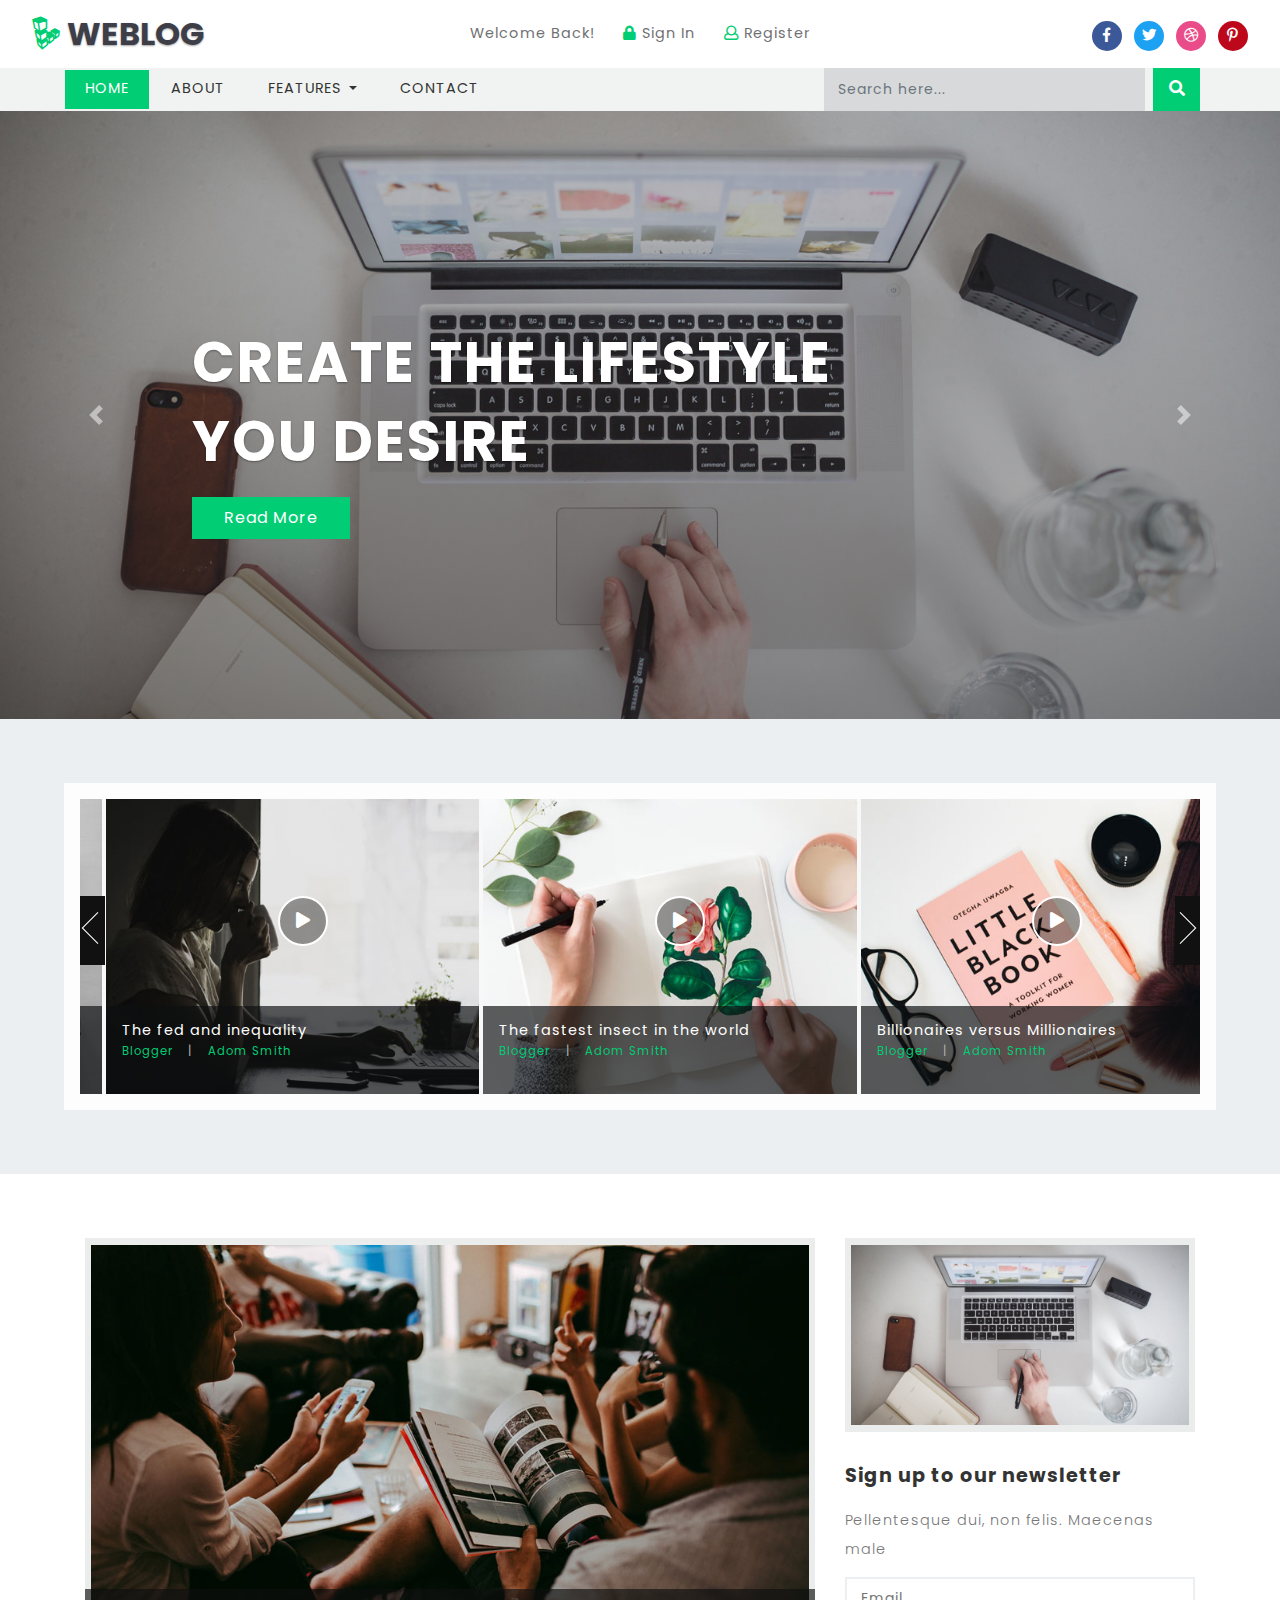
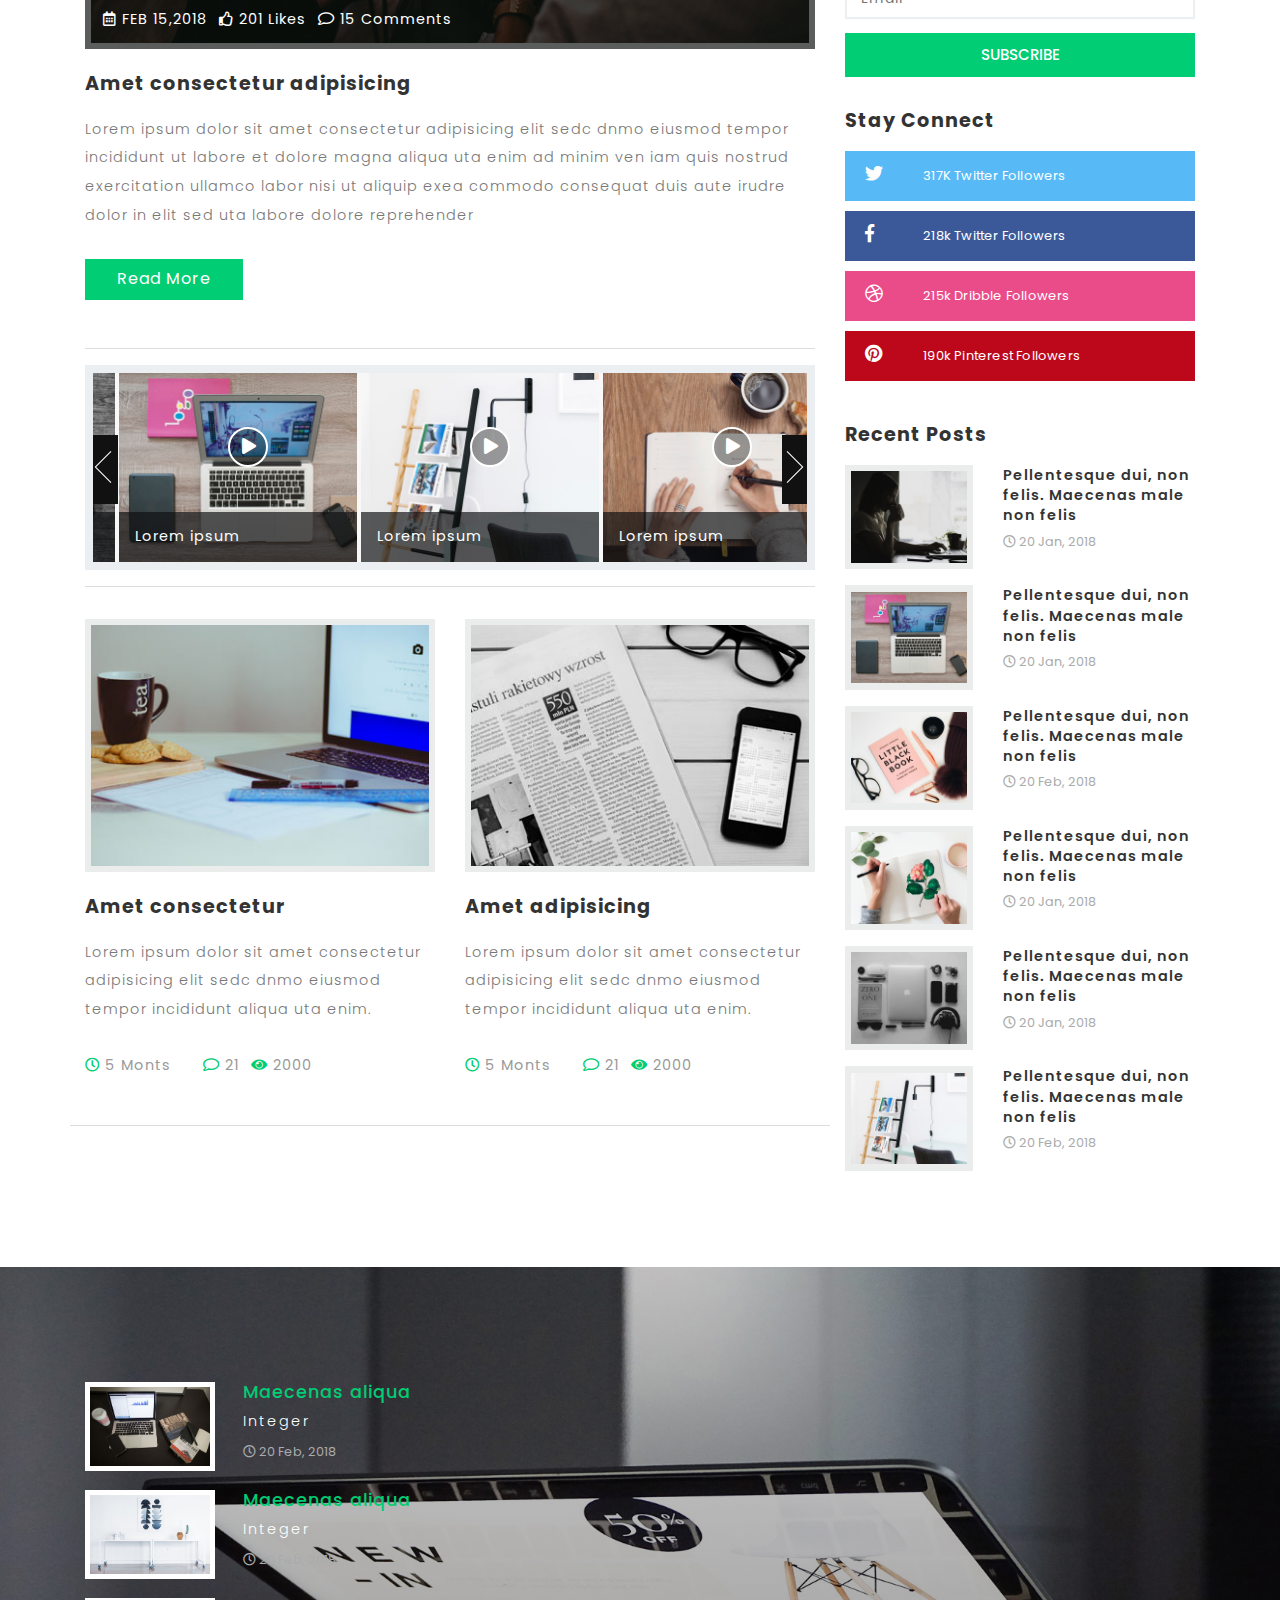
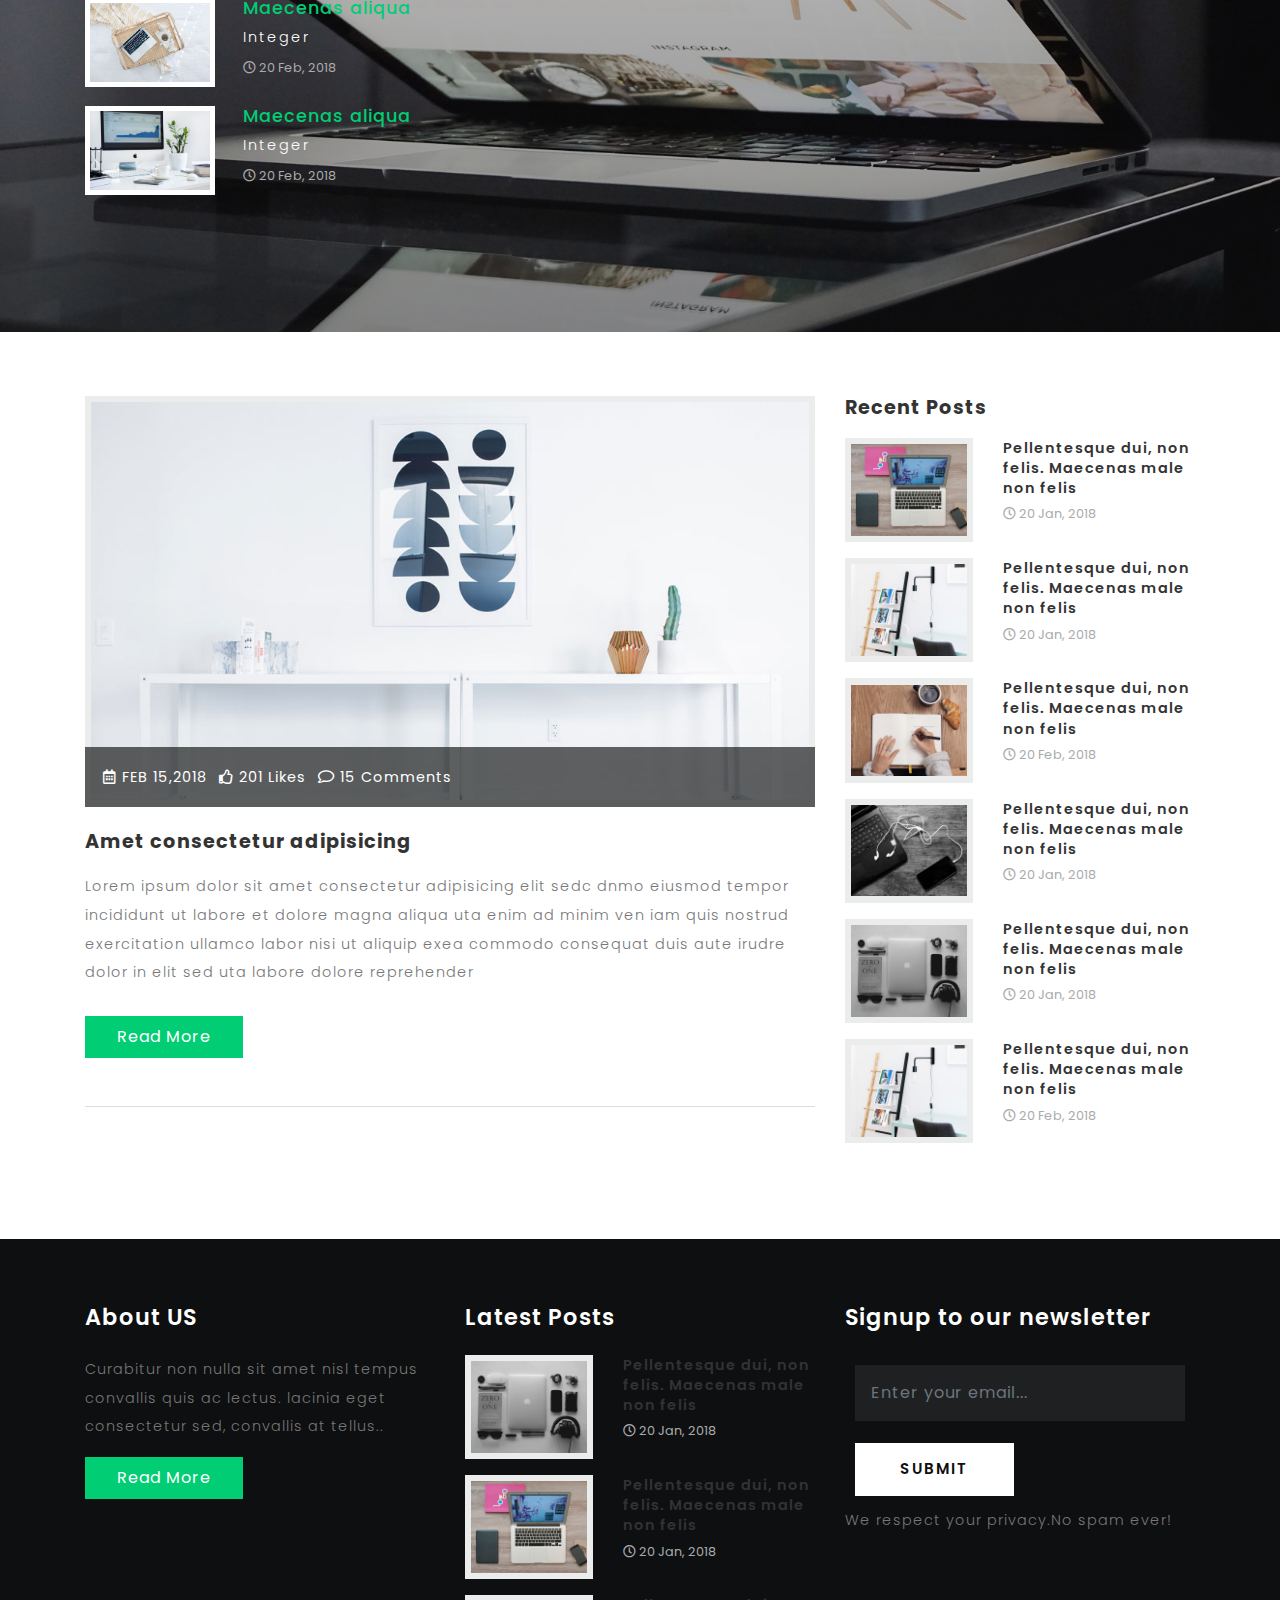
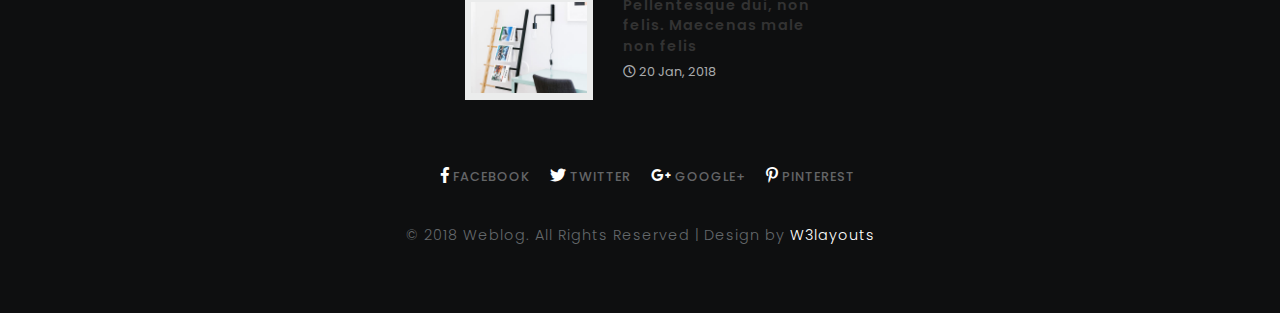
<file: CoreDemo/wwwroot/CoreBlogTema/index.html>
<!--
	Author: W3layouts
	Author URL: http://w3layouts.com
	License: Creative Commons Attribution 3.0 Unported
	License URL: http://creativecommons.org/licenses/by/3.0/
-->

<!DOCTYPE html>
<html lang="zxx">

<head>
	<title>Welog a Blogging Category Bootstrap responsive WebTemplate | Home :: w3layouts</title>
	<meta name="viewport" content="width=device-width, initial-scale=1">
	<meta charset="utf-8">
	<meta name="keywords" content="Weblog a Responsive web template, Bootstrap Web Templates, Flat Web Templates, Android Compatible web template, 
Smartphone Compatible web template, free webdesigns for Nokia, Samsung, LG, SonyEricsson, Motorola web design" />

	<script>
		addEventListener("load", function () {
			setTimeout(hideURLbar, 0);
		}, false);

		function hideURLbar() {
			window.scrollTo(0, 1);
		}
	</script>
	<link href="css/bootstrap.css" rel='stylesheet' type='text/css' />
	<link rel="stylesheet" href="css/jquery.desoslide.css">
	<link href="css/style.css" rel='stylesheet' type='text/css' />
	<link href="css/fontawesome-all.css" rel="stylesheet">
	<link href="//fonts.googleapis.com/css?family=Poppins:100,100i,200,200i,300,300i,400,400i,500,500i,600,600i,700,700i,800"
	    rel="stylesheet">
</head>

<body>
	<!--Header-->

	<header>
		<div class="top-bar_sub_w3layouts container-fluid">
			<div class="row">
				<div class="col-md-4 logo text-left">
					<a class="navbar-brand" href="index.html">
						<i class="fab fa-linode"></i> Weblog</a>
				</div>
				<div class="col-md-4 top-forms text-center mt-lg-3 mt-md-1 mt-0">
					<span>Welcome Back!</span>
					<span class="mx-lg-4 mx-md-2  mx-1">
						<a href="login.html">
							<i class="fas fa-lock"></i> Sign In</a>
					</span>
					<span>
						<a href="register.html">
							<i class="far fa-user"></i> Register</a>
					</span>
				</div>
				<div class="col-md-4 log-icons text-right">

					<ul class="social_list1 mt-3">

						<li>
							<a href="#" class="facebook1 mx-2" >
								<i class="fab fa-facebook-f"></i>

							</a>
						</li>
						<li>
							<a href="#" class="twitter2">
								<i class="fab fa-twitter"></i>

							</a>
						</li>
						<li>
							<a href="#" class="dribble3 mx-2">
								<i class="fab fa-dribbble"></i>
							</a>
						</li>
						<li>
							<a href="#" class="pin">
								<i class="fab fa-pinterest-p"></i>
							</a>
						</li>
					</ul>
				</div>
			</div>
		</div>

			<div class="header_top" id="home">
				<nav class="navbar navbar-expand-lg navbar-light bg-light">
					<button class="navbar-toggler navbar-toggler-right mx-auto" type="button" data-toggle="collapse" data-target="#navbarSupportedContent" aria-controls="navbarSupportedContent"
						aria-expanded="false" aria-label="Toggle navigation">
						<span class="navbar-toggler-icon"></span>
				   </button>


					<div class="collapse navbar-collapse" id="navbarSupportedContent">
						<ul class="navbar-nav mr-auto">
							<li class="nav-item active">
								<a class="nav-link" href="#">Home
									<span class="sr-only">(current)</span>
								</a>
							</li>
							<li class="nav-item">
								<a class="nav-link" href="about.html">About</a>
							</li>
							<li class="nav-item dropdown">
								<a class="nav-link dropdown-toggle" href="#" id="navbarDropdown" role="button" data-toggle="dropdown" aria-haspopup="true"
								    aria-expanded="false">
									Features
								</a>
								<div class="dropdown-menu" aria-labelledby="navbarDropdown">
									<a class="dropdown-item" href="#"></a>
									<a class="dropdown-item" href="blog1.html">Standard Blog</a>
									<div class="dropdown-divider"></div>
									<a class="dropdown-item" href="blog2.html">2 Column Blog</a>
									<div class="dropdown-divider"></div>
									<a class="dropdown-item" href="blog3.html">3 Column Blog</a>

								</div>
							</li>
							<li class="nav-item">
								<a class="nav-link" href="contact.html">Contact</a>
							</li>

						</ul>
							<form action="#" method="post" class="form-inline my-2 my-lg-0 header-search">
								<input class="form-control mr-sm-2" type="search" placeholder="Search here..." name="Search" required="">
								<button class="btn btn1 my-2 my-sm-0" type="submit"><i class="fas fa-search"></i></button>
							</form>
		
						

					</div>
				</nav>

			</div>
	</header>
	<!--//header-->

	<!--/banner-->
	<div class="banner">
		<div id="carouselExampleIndicators" class="carousel slide" data-ride="carousel">
			<ol class="carousel-indicators">
				<li data-target="#carouselExampleIndicators" data-slide-to="0" class="active"></li>
				<li data-target="#carouselExampleIndicators" data-slide-to="1"></li>
				<li data-target="#carouselExampleIndicators" data-slide-to="2"></li>
				<li data-target="#carouselExampleIndicators" data-slide-to="3"></li>
			</ol>
			<div class="carousel-inner" role="listbox">
				<div class="carousel-item active">
					<div class="carousel-caption">
						<h3>Create the lifestyle
							<span>you desire</span>
						</h3>
						<div class="read">
							<a href="single.html" class="btn btn-primary read-m">Read More</a>
						</div>
					</div>
				</div>
				<div class="carousel-item item2">
					<div class="carousel-caption">
						<h3>Engaging Purposeful
							<span>and Creative</span>
						</h3>
						<div class="read">
							<a href="single.html" class="btn btn-primary read-m">Read More</a>
						</div>
					</div>
				</div>
				<div class="carousel-item item3">
					<div class="carousel-caption">
						<h3>Create the lifestyle
							<span>you desire</span>
						</h3>
						<div class="read">
							<a href="single.html" class="btn btn-primary read-m">Read More</a>
						</div>
					</div>
				</div>
				<div class="carousel-item item4">
					<div class="carousel-caption">
						<h3>Engaging Purposeful
							<span>and Creative</span>
						</h3>
						<div class="read">
							<a href="single.html" class="btn btn-primary read-m">Read More</a>
						</div>
					</div>
				</div>
			</div>
			<a class="carousel-control-prev" href="#carouselExampleIndicators" role="button" data-slide="prev">
				<span class="carousel-control-prev-icon" aria-hidden="true"></span>
				<span class="sr-only">Previous</span>
			</a>
			<a class="carousel-control-next" href="#carouselExampleIndicators" role="button" data-slide="next">
				<span class="carousel-control-next-icon" aria-hidden="true"></span>
				<span class="sr-only">Next</span>
			</a>
		</div>
	</div>
	<!--/model-->
	<!--//banner-->
	<section class="bottom-slider">
		<div class="course_demo1">
			<ul id="flexiselDemo1">
				<li>
					<div class="blog-item">
						<img src="images/1.jpg" alt=" " class="img-fluid" />
						<button type="button" class="btn btn-primary play" data-toggle="modal" data-target="#exampleModal">
							<i class="fas fa-play"></i>
						</button>

						<div class="floods-text">
							<h3>The fed and inequality
								<span>Blogger
									<label>|</label>
									<i>Adom Smith</i>
								</span>
							</h3>

						</div>
					</div>
				</li>
				<li>
					<div class="blog-item">
						<img src="images/2.jpg" alt=" " class="img-fluid" />
						<button type="button" class="btn btn-primary play" data-toggle="modal" data-target="#exampleModal">
							<i class="fas fa-play"></i>
						</button>

						<div class="floods-text">
							<h3>The fastest insect in the world
								<span>Blogger
									<label>|</label>
									<i>Adom Smith</i>
								</span>
							</h3>

						</div>
					</div>
				</li>
				<li>
					<div class="blog-item">
						<img src="images/3.jpg" alt=" " class="img-fluid" />
						<button type="button" class="btn btn-primary play" data-toggle="modal" data-target="#exampleModal">
							<i class="fas fa-play"></i>
						</button>


						<div class="floods-text">
							<h3>Billionaires versus Millionaires
								<span>Blogger
									<label>|</label>
									<i>Adom Smith</i>
								</span>
							</h3>

						</div>
					</div>
				</li>
				<li>
					<div class="blog-item">
						<img src="images/4.jpg" alt=" " class="img-fluid" />
						<button type="button" class="btn btn-primary play" data-toggle="modal" data-target="#exampleModal">
							<i class="fas fa-play"></i>
						</button>


						<div class="floods-text">
							<h3>Billionaires versus Millionaires
								<span>Blogger
									<label>|</label>
									<i>Adom Smith</i>
								</span>
							</h3>

						</div>
					</div>
				</li>
			</ul>
		</div>
		<div class="modal fade" id="exampleModal" tabindex="-1" role="dialog" aria-hidden="true">
			<div class="modal-dialog" role="document">
				<div class="modal-content">
					<div class="modal-header">
						<button type="button" class="close" data-dismiss="modal" aria-label="Close">
							<span aria-hidden="true">&times;</span>
						</button>
					</div>
					<div class="modal-body">
						<div class="embed-responsive embed-responsive-21by9">
							<iframe src="https://player.vimeo.com/video/145787219"></iframe>
						</div>
					</div>

				</div>
			</div>
		</div>
	</section>
	<!--/main-->
	<section class="main-content-w3layouts-agileits">
		<div class="container">
			<div class="row">
				<!--left-->
				<div class="col-lg-8 left-blog-info-w3layouts-agileits text-left">
					<div class="blog-grid-top">
						<div class="b-grid-top">
							<div class="blog_info_left_grid">
								<a href="single.html">
									<img src="images/b1.jpg" class="img-fluid" alt="">
								</a>
							</div>
							<div class="blog-info-middle">
								<ul>
									<li>
										<a href="#">
											<i class="far fa-calendar-alt"></i> FEB 15,2018</a>
									</li>
									<li class="mx-2">
										<a href="#">
											<i class="far fa-thumbs-up"></i> 201 Likes</a>
									</li>
									<li>
										<a href="#">
											<i class="far fa-comment"></i> 15 Comments</a>
									</li>
									
								</ul>
							</div>
						</div>

						<h3>
							<a href="single.html">Amet consectetur adipisicing </a>
						</h3>
						<p>Lorem ipsum dolor sit amet consectetur adipisicing elit sedc dnmo eiusmod tempor incididunt ut labore et dolore magna
							aliqua uta enim ad minim ven iam quis nostrud exercitation ullamco labor nisi ut aliquip exea commodo consequat duis
							aute irudre dolor in elit sed uta labore dolore reprehender</p>
						<a href="single.html" class="btn btn-primary read-m">Read More</a>
					</div>
					<!--//silder-->
					<div class="blog-mid-sec">
						<ul id="flexiselDemo2">
							<li>
								<div class="blog-item">
									<img src="images/5.jpg" alt=" " class="img-fluid" />
									<button type="button" class="btn btn-primary play sec" data-toggle="modal" data-target="#exampleModal">
										<i class="fas fa-play"></i>
									</button>
									<div class="floods-text">
										<h3>Lorem ipsum </h3>
									</div>
								</div>
							</li>
							<li>
								<div class="blog-item">
									<img src="images/6.jpg" alt=" " class="img-fluid" />
									<button type="button" class="btn btn-primary play sec" data-toggle="modal" data-target="#exampleModal">
										<i class="fas fa-play"></i>
									</button>
									<div class="floods-text">
										<h3>Lorem ipsum </h3>
									</div>
								</div>
							</li>
							<li>
								<div class="blog-item">
									<img src="images/7.jpg" alt=" " class="img-fluid" />
									<button type="button" class="btn btn-primary play sec" data-toggle="modal" data-target="#exampleModal">
										<i class="fas fa-play"></i>
									</button>
									<div class="floods-text">
										<h3>Lorem ipsum </h3>
									</div>
								</div>
							</li>
							<li>
								<div class="blog-item">
									<img src="images/8.jpg" alt=" " class="img-fluid" />
									<button type="button" class="btn btn-primary play sec" data-toggle="modal" data-target="#exampleModal">
										<i class="fas fa-play"></i>
									</button>
									<div class="floods-text">
										<h3>Lorem ipsum </h3>
									</div>
								</div>
							</li>
						</ul>
					</div>

					<!--//silder-->
					<div class="blog-girds-sec">
						<div class="row">
							<div class="col-md-6 blog-grid-top">
								<div class="b-grid-top">
									<div class="blog_info_left_grid">
										<a href="single.html">
											<img src="images/b2.jpg" class="img-fluid" alt="">
										</a>
									</div>
									<h3>
										<a href="single.html">Amet consectetur </a>
									</h3>
									<p>Lorem ipsum dolor sit amet consectetur adipisicing elit sedc dnmo eiusmod tempor incididunt aliqua uta enim.</p>
								</div>
								<ul class="blog-icons">
									<li>
										<a href="#">
											<i class="far fa-clock"></i> 5 Monts</a>
									</li>
									<li class="mx-2">
										<a href="#">
											<i class="far fa-comment"></i> 21</a>
									</li>
									<li>
										<a href="#">
											<i class="fas fa-eye"></i> 2000</a>
									</li>
									
								</ul>
							</div>
							<div class="col-md-6 blog-grid-top">
								<div class="b-grid-top">
									<div class="blog_info_left_grid">
										<a href="single.html">
											<img src="images/b3.jpg" class="img-fluid" alt="">
										</a>
									</div>
									<h3>
										<a href="single.html">Amet adipisicing </a>
									</h3>
									<p>Lorem ipsum dolor sit amet consectetur adipisicing elit sedc dnmo eiusmod tempor incididunt aliqua uta enim.</p>

								</div>
								<ul class="blog-icons">
									<li>
										<a href="#">
											<i class="far fa-clock"></i> 5 Monts</a>
									</li>
									<li class="mx-2">
										<a href="#">
											<i class="far fa-comment"></i> 21</a>
									</li>
									<li>
										<a href="#">
											<i class="fas fa-eye"></i> 2000</a>
									</li>
									
								</ul>
							</div>
						</div>
					</div>
				</div>
				<!--//left-->
				<!--right-->
				<aside class="col-lg-4 agileits-w3ls-right-blog-con text-right">
					<div class="right-blog-info text-left">
						<div class="tech-btm">
							<img src="images/banner1.jpg" class="img-fluid" alt="">
						</div>
						<div class="tech-btm">
							<h4>Sign up to our newsletter</h4>
							<p>Pellentesque dui, non felis. Maecenas male </p>
							<form action="#" method="post">
								<input type="email" placeholder="Email" required="">
								<input type="submit" value="Subscribe">
							</form>

						</div>
						<div class="tech-btm widget_social">
							<h4>Stay Connect</h4>
							<ul>

								<li>
									<a class="twitter" href="#">
										<i class="fab fa-twitter"></i>
										<span class="count">317K</span> Twitter Followers</a>
								</li>
								<li>
									<a class="facebook" href="#">
										<i class="fab fa-facebook-f"></i>
										<span class="count">218k</span> Twitter Followers</a>
								</li>
								<li>
									<a class="dribble" href="#">
										<i class="fab fa-dribbble"></i>

										<span class="count">215k</span> Dribble Followers</a>
								</li>
								<li>
									<a class="pin" href="#">
										<i class="fab fa-pinterest"></i>
										<span class="count">190k</span> Pinterest Followers</a>
								</li>

							</ul>
						</div>
						<div class="tech-btm">
							<h4>Recent Posts</h4>
							
							<div class="blog-grids row mb-3">
								<div class="col-md-5 blog-grid-left">
									<a href="single.html">
										<img src="images/1.jpg" class="img-fluid" alt="">
									</a>
								</div>
								<div class="col-md-7 blog-grid-right">

									<h5>
										<a href="single.html">Pellentesque dui, non felis. Maecenas male non felis </a>
									</h5>
									<div class="sub-meta">
										<span>
											<i class="far fa-clock"></i> 20 Jan, 2018</span>
									</div>
								</div>
								
							</div>
							<div class="blog-grids row mb-3">
								<div class="col-md-5 blog-grid-left">
									<a href="single.html">
										<img src="images/5.jpg" class="img-fluid" alt="">
									</a>
								</div>
								<div class="col-md-7 blog-grid-right">

									<h5>
										<a href="single.html">Pellentesque dui, non felis. Maecenas male non felis </a>
									</h5>
									<div class="sub-meta">
										<span>
											<i class="far fa-clock"></i> 20 Jan, 2018</span>
									</div>
								</div>
								<div class="clearfix"> </div>
							</div>
							<div class="blog-grids row mb-3">
								<div class="col-md-5 blog-grid-left">
									<a href="single.html">
										<img src="images/3.jpg" class="img-fluid" alt="">
									</a>
								</div>
								<div class="col-md-7 blog-grid-right">
									<h5>
										<a href="single.html">Pellentesque dui, non felis. Maecenas male non felis </a>
									</h5>
									<div class="sub-meta">
										<span>
											<i class="far fa-clock"></i> 20 Feb, 2018</span>
									</div>
								</div>
								
							</div>
							<div class="blog-grids row mb-3">
								<div class="col-md-5 blog-grid-left">
									<a href="single.html">
										<img src="images/2.jpg" class="img-fluid" alt="">
									</a>
								</div>
								<div class="col-md-7 blog-grid-right">

									<h5>
										<a href="single.html">Pellentesque dui, non felis. Maecenas male non felis </a>
									</h5>
									<div class="sub-meta">
										<span>
											<i class="far fa-clock"></i> 20 Jan, 2018</span>
									</div>
								</div>
								
							</div>
							<div class="blog-grids row mb-3">
								<div class="col-md-5 blog-grid-left">
									<a href="single.html">
										<img src="images/4.jpg" class="img-fluid" alt="">
									</a>
								</div>
								<div class="col-md-7 blog-grid-right">

									<h5>
										<a href="single.html">Pellentesque dui, non felis. Maecenas male non felis </a>
									</h5>
									<div class="sub-meta">
										<span>
											<i class="far fa-clock"></i> 20 Jan, 2018</span>
									</div>
								</div>
								
							</div>
							<div class="blog-grids row mb-3">
								<div class="col-md-5 blog-grid-left">
									<a href="single.html">
										<img src="images/6.jpg" class="img-fluid" alt="">
									</a>
								</div>
								<div class="col-md-7 blog-grid-right">
									<h5>
										<a href="single.html">Pellentesque dui, non felis. Maecenas male non felis </a>
									</h5>
									<div class="sub-meta">
										<span>
											<i class="far fa-clock"></i> 20 Feb, 2018</span>
									</div>
								</div>
								
							</div>
						</div>
					</div>

				</aside>
				<!--//right-->
			</div>
		</div>
	</section>
	<!--//main-->
	<!--/middle-->
	<section class="middle-sec-agileinfo-w3ls">
		<div class="container">
			<div class="row inner-sec">
				<div class="col-md-4 news-left">
					<ul id="demo1_thumbs" class="list-inline">
						<li>
							<a href="images/m1.jpg">
								<img src="images/m1.jpg" alt="" data-desoslide-caption="<h3>Latest Post 1</h3>">
								<div class="mid-text-info">
									<h4>Maecenas aliqua</h4>
									<p>Integer </p>
									<div class="sub-meta">
										<span>
											<i class="far fa-clock"></i> 20 Feb, 2018</span>
									</div>
								</div>
							</a>
						</li>
						<li>
							<a href="images/m2.jpg">
								<img src="images/m2.jpg" alt="" data-desoslide-caption="<h3>Latest Post 2</h3>">
								<div class="mid-text-info">
									<h4>Maecenas aliqua</h4>
									<p>Integer </p>
									<div class="sub-meta">
										<span>
											<i class="far fa-clock"></i> 20 Feb, 2018</span>
									</div>
								</div>
							</a>
						</li>
						<li>
							<a href="images/m3.jpg">
								<img src="images/m3.jpg" alt="" data-desoslide-caption="<h3>Latest Post 3</h3>">
								<div class="mid-text-info">
									<h4>Maecenas aliqua</h4>
									<p>Integer </p>
									<div class="sub-meta">
										<span>
											<i class="far fa-clock"></i> 20 Feb, 2018</span>
									</div>
								</div>
							</a>
						</li>
						<li>
							<a href="images/m4.jpg">
								<img src="images/m4.jpg" alt="" data-desoslide-caption="<h3>Latest Post 4</h3>">
								<div class="mid-text-info">
									<h4>Maecenas aliqua</h4>
									<p>Integer </p>
									<div class="sub-meta">
										<span>
											<i class="far fa-clock"></i> 20 Feb, 2018</span>
									</div>
								</div>
							</a>
						</li>
					</ul>
				</div>
				<div id="demo1_main_image" class="col-md-8  news-right"></div>
				<div class="clearfix"> </div>
			</div>
		</div>

	</section>
	<!--//middle-->
	<!---->
	<section class="main-content-w3layouts-agileits">
			<div class="container">
				<div class="row">
					<!--left-->
					<div class="col-lg-8 left-blog-info-w3layouts-agileits text-left">
						<div class="blog-grid-top">
							<div class="b-grid-top">
								<div class="blog_info_left_grid">
									<a href="single.html">
										<img src="images/b4.jpg" class="img-fluid" alt="">
									</a>
								</div>
								<div class="blog-info-middle">
									<ul>
										<li>
											<a href="#">
												<i class="far fa-calendar-alt"></i> FEB 15,2018</a>
										</li>
										<li class="mx-2">
											<a href="#">
												<i class="far fa-thumbs-up"></i> 201 Likes</a>
										</li>
										<li>
											<a href="#">
												<i class="far fa-comment"></i> 15 Comments</a>
										</li>
									
									</ul>
								</div>
							</div>
	
							<h3>
								<a href="single.html">Amet consectetur adipisicing </a>
							</h3>
							<p>Lorem ipsum dolor sit amet consectetur adipisicing elit sedc dnmo eiusmod tempor incididunt ut labore et dolore magna
								aliqua uta enim ad minim ven iam quis nostrud exercitation ullamco labor nisi ut aliquip exea commodo consequat duis
								aute irudre dolor in elit sed uta labore dolore reprehender</p>
							<a href="single.html" class="btn btn-primary read-m">Read More</a>
						</div>
						<!--//silder-->
						
	
					</div>
					<!--//left-->
					<!--right-->
					<aside class="col-lg-4 agileits-w3ls-right-blog-con text-left">
						<div class="tech-btm">
							<h4>Recent Posts</h4>
							
							<div class="blog-grids row mb-3">
								<div class="col-md-5 blog-grid-left">
									<a href="single.html">
										<img src="images/5.jpg" class="img-fluid" alt="">
									</a>
								</div>
								<div class="col-md-7 blog-grid-right">

									<h5>
										<a href="single.html">Pellentesque dui, non felis. Maecenas male non felis </a>
									</h5>
									<div class="sub-meta">
										<span>
											<i class="far fa-clock"></i> 20 Jan, 2018</span>
									</div>
								</div>
								
							</div>
							<div class="blog-grids row mb-3">
								<div class="col-md-5 blog-grid-left">
									<a href="single.html">
										<img src="images/6.jpg" class="img-fluid" alt="">
									</a>
								</div>
								<div class="col-md-7 blog-grid-right">

									<h5>
										<a href="single.html">Pellentesque dui, non felis. Maecenas male non felis </a>
									</h5>
									<div class="sub-meta">
										<span>
											<i class="far fa-clock"></i> 20 Jan, 2018</span>
									</div>
								</div>
								
							</div>
							<div class="blog-grids row mb-3">
								<div class="col-md-5 blog-grid-left">
									<a href="single.html">
										<img src="images/7.jpg" class="img-fluid" alt="">
									</a>
								</div>
								<div class="col-md-7 blog-grid-right">
									<h5>
										<a href="single.html">Pellentesque dui, non felis. Maecenas male non felis </a>
									</h5>
									<div class="sub-meta">
										<span>
											<i class="far fa-clock"></i> 20 Feb, 2018</span>
									</div>
								</div>
								
							</div>
							<div class="blog-grids row mb-3">
								<div class="col-md-5 blog-grid-left">
									<a href="single.html">
										<img src="images/8.jpg" class="img-fluid" alt="">
									</a>
								</div>
								<div class="col-md-7 blog-grid-right">

									<h5>
										<a href="single.html">Pellentesque dui, non felis. Maecenas male non felis </a>
									</h5>
									<div class="sub-meta">
										<span>
											<i class="far fa-clock"></i> 20 Jan, 2018</span>
									</div>
								</div>
								
							</div>
							<div class="blog-grids row mb-3">
								<div class="col-md-5 blog-grid-left">
									<a href="single.html">
										<img src="images/4.jpg" class="img-fluid" alt="">
									</a>
								</div>
								<div class="col-md-7 blog-grid-right">

									<h5>
										<a href="single.html">Pellentesque dui, non felis. Maecenas male non felis </a>
									</h5>
									<div class="sub-meta">
										<span>
											<i class="far fa-clock"></i> 20 Jan, 2018</span>
									</div>
								</div>
								
							</div>
							<div class="blog-grids row mb-3">
								<div class="col-md-5 blog-grid-left">
									<a href="single.html">
										<img src="images/6.jpg" class="img-fluid" alt="">
									</a>
								</div>
								<div class="col-md-7 blog-grid-right">
									<h5>
										<a href="single.html">Pellentesque dui, non felis. Maecenas male non felis </a>
									</h5>
									<div class="sub-meta">
										<span>
											<i class="far fa-clock"></i> 20 Feb, 2018</span>
									</div>
								</div>
								
							</div>
						
						</div>
	
					</aside>
					<!--//right-->
				</div>
			</div>
		</section>
		<!--//main-->
	<!--footer-->
	<footer>
		<div class="container">
			<div class="row">
				<div class="col-lg-4 footer-grid-agileits-w3ls text-left">
					<h3>About US</h3>
					<p>Curabitur non nulla sit amet nisl tempus convallis quis ac lectus. lacinia eget consectetur sed, convallis at tellus..</p>
					<div class="read">
						<a href="single.html" class="btn btn-primary read-m">Read More</a>
					</div>
				</div>
				<div class="col-lg-4 footer-grid-agileits-w3ls text-left">

					<div class="tech-btm">
						<h3>Latest Posts</h3>
						<div class="blog-grids row mb-3">
							<div class="col-md-5 blog-grid-left">
								<a href="single.html">
									<img src="images/4.jpg" class="img-fluid" alt="">
								</a>
							</div>
							<div class="col-md-7 blog-grid-right">

								<h5>
									<a href="single.html">Pellentesque dui, non felis. Maecenas male non felis </a>
								</h5>
								<div class="sub-meta">
									<span>
										<i class="far fa-clock"></i> 20 Jan, 2018</span>
								</div>
							</div>
							
						</div>
						<div class="blog-grids row mb-3">
							<div class="col-md-5 blog-grid-left">
								<a href="single.html">
									<img src="images/5.jpg" class="img-fluid" alt="">
								</a>
							</div>
							<div class="col-md-7 blog-grid-right">

								<h5>
									<a href="single.html">Pellentesque dui, non felis. Maecenas male non felis </a>
								</h5>
								<div class="sub-meta">
									<span>
										<i class="far fa-clock"></i> 20 Jan, 2018</span>
								</div>
							</div>
							
						</div>
						<div class="blog-grids row mb-3">
							<div class="col-md-5 blog-grid-left">
								<a href="single.html">
									<img src="images/6.jpg" class="img-fluid" alt="">
								</a>
							</div>
							<div class="col-md-7 blog-grid-right">

								<h5>
									<a href="single.html">Pellentesque dui, non felis. Maecenas male non felis </a>
								</h5>
								<div class="sub-meta">
									<span>
										<i class="far fa-clock"></i> 20 Jan, 2018</span>
								</div>
							</div>
							
						</div>
					</div>
				</div>
				<!-- subscribe -->
				<div class="col-lg-4 subscribe-main footer-grid-agileits-w3ls text-left">
					<h2>Signup to our newsletter</h2>
					<div class="subscribe-main text-left">
							<div class="subscribe-form">
									<form action="#" method="post" class="subscribe_form">
										<input class="form-control" type="email" placeholder="Enter your email..." required="">
										<button type="submit" class="btn btn-primary submit">Submit</button>
									</form>
									<div class="clearfix"> </div>
						   </div>
						<p>We respect your privacy.No spam ever!</p>
					</div>
					<!-- //subscribe -->
				</div>
			</div>
			<!-- footer -->
			<div class="footer-cpy text-center">
				<div class="footer-social">
					<div class="copyrighttop">
						<ul>
							<li class="mx-3">
								<a class="facebook" href="#">
									<i class="fab fa-facebook-f"></i>
									<span>Facebook</span>
								</a>
							</li>
							<li>
								<a class="facebook" href="#">
									<i class="fab fa-twitter"></i>
									<span>Twitter</span>
								</a>
							</li>
							<li class="mx-3">
								<a class="facebook" href="#">
									<i class="fab fa-google-plus-g"></i>
									<span>Google+</span>
								</a>
							</li>
							<li>
								<a class="facebook" href="#">
									<i class="fab fa-pinterest-p"></i>
									<span>Pinterest</span>
								</a>
							</li>
						</ul>

					</div>
				</div>
				<div class="w3layouts-agile-copyrightbottom">
					<p>© 2018 Weblog. All Rights Reserved | Design by
						<a href="http://w3layouts.com/">W3layouts</a>
					</p>

				</div>
			</div>

			<!-- //footer -->
		</div>
	</footer>
	<!---->
	<!-- js -->
	<script src="js/jquery-2.2.3.min.js"></script>
	<!-- //js -->
	<!-- desoslide-JavaScript -->
	<script src="js/jquery.desoslide.js"></script>
	<script>
		$('#demo1_thumbs').desoSlide({
			main: {
				container: '#demo1_main_image',
				cssClass: 'img-responsive'
			},
			effect: 'sideFade',
			caption: true
		});
	</script>

	<!-- requried-jsfiles-for owl -->
	<script>
		$(window).load(function () {
			$("#flexiselDemo1").flexisel({
				visibleItems: 3,
				animationSpeed: 1000,
				autoPlay: true,
				autoPlaySpeed: 3000,
				pauseOnHover: true,
				enableResponsiveBreakpoints: true,
				responsiveBreakpoints: {
					portrait: {
						changePoint: 480,
						visibleItems: 1
					},
					landscape: {
						changePoint: 640,
						visibleItems: 2
					},
					tablet: {
						changePoint: 768,
						visibleItems: 3
					}
				}
			});

		});
	</script>
	<script>
		$(window).load(function () {
			$("#flexiselDemo2").flexisel({
				visibleItems: 3,
				animationSpeed: 1000,
				autoPlay: true,
				autoPlaySpeed: 3000,
				pauseOnHover: true,
				enableResponsiveBreakpoints: true,
				responsiveBreakpoints: {
					portrait: {
						changePoint: 480,
						visibleItems: 1
					},
					landscape: {
						changePoint: 640,
						visibleItems: 2
					},
					tablet: {
						changePoint: 768,
						visibleItems: 3
					}
				}
			});

		});
	</script>
	<script src="js/jquery.flexisel.js"></script>
	<!-- //password-script -->
	<!--/ start-smoth-scrolling -->
	<script src="js/move-top.js"></script>
	<script src="js/easing.js"></script>
	<script>
		jQuery(document).ready(function ($) {
			$(".scroll").click(function (event) {
				event.preventDefault();
				$('html,body').animate({
					scrollTop: $(this.hash).offset().top
				}, 900);
			});
		});
	</script>
	<!--// end-smoth-scrolling -->

	<script>
		$(document).ready(function () {
			
									var defaults = {
							  			containerID: 'toTop', // fading element id
										containerHoverID: 'toTopHover', // fading element hover id
										scrollSpeed: 1200,
										easingType: 'linear' 
							 		};
									

			$().UItoTop({
				easingType: 'easeOutQuart'
			});

		});
	</script>
	<a href="#home" class="scroll" id="toTop" style="display: block;">
		<span id="toTopHover" style="opacity: 1;"> </span>
	</a>

	<!-- //Custom-JavaScript-File-Links -->
	<script src="js/bootstrap.js"></script>


</body>

</html>
</file>
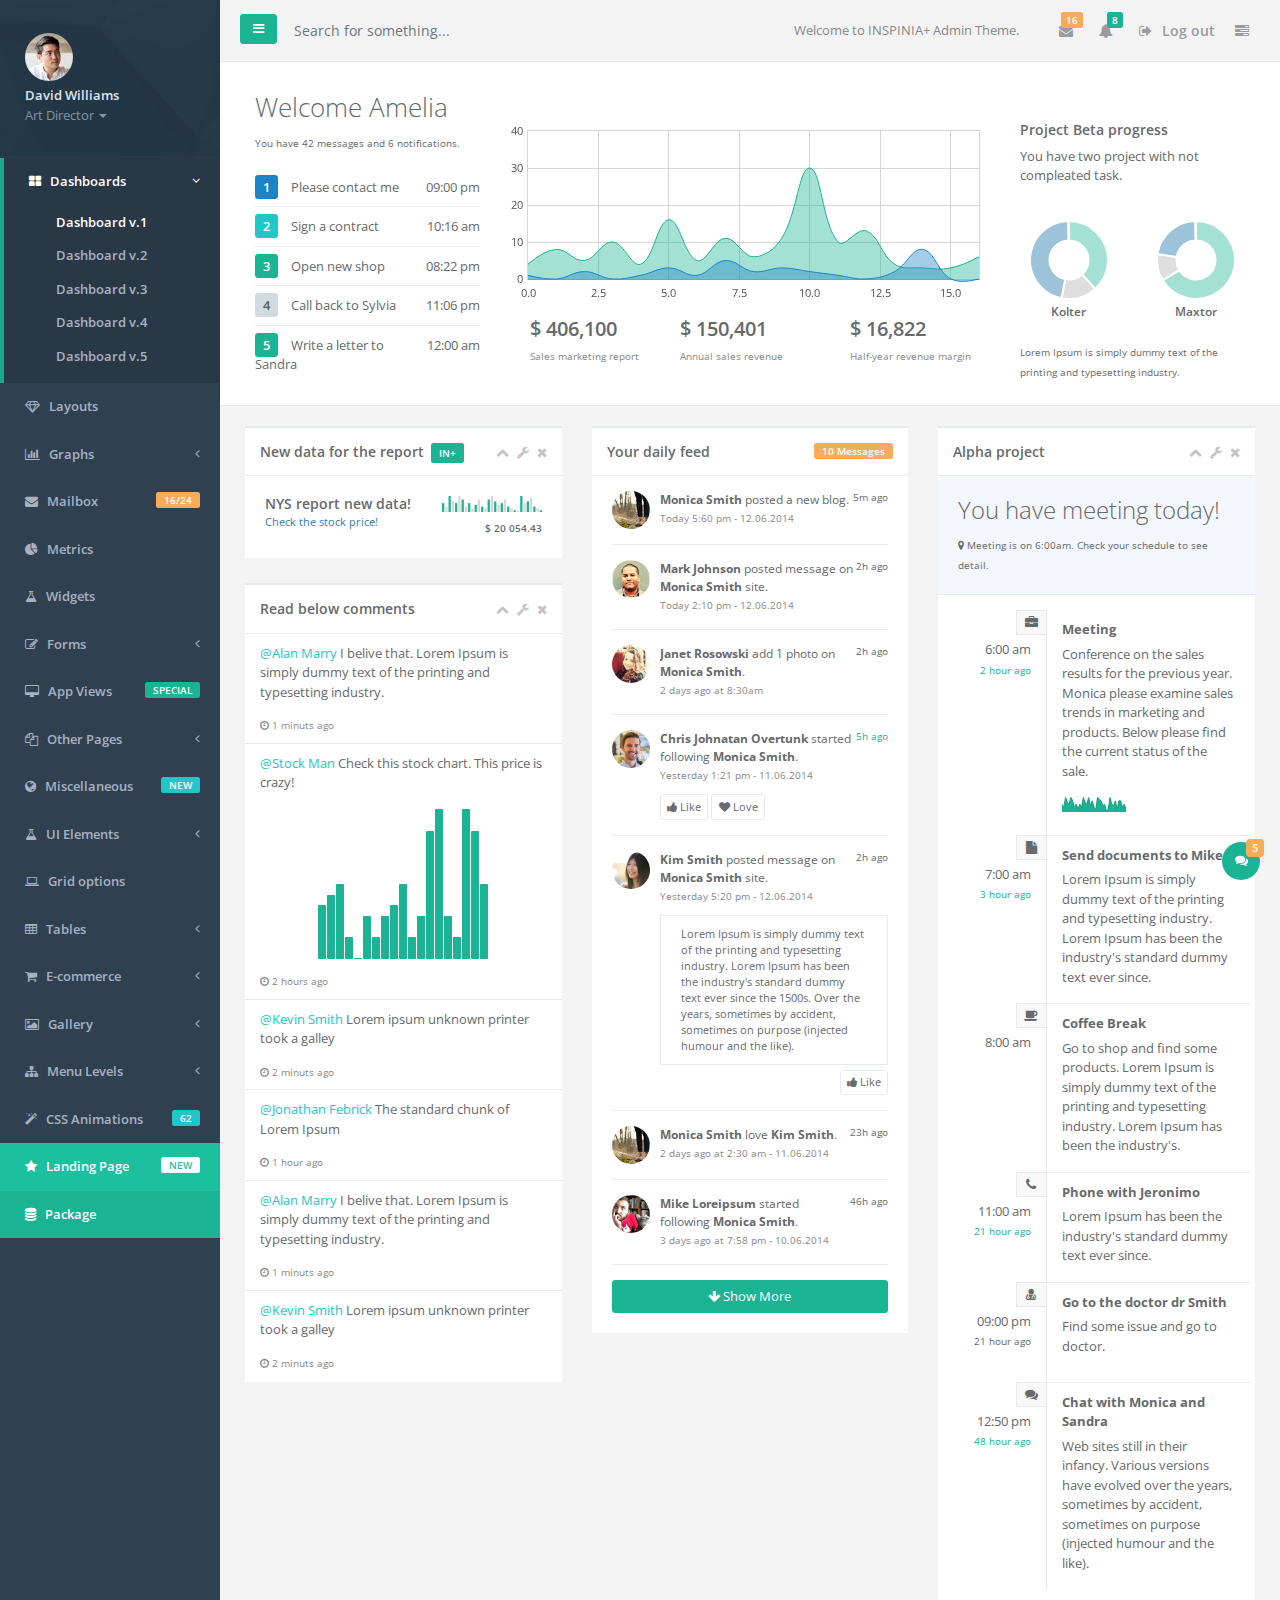
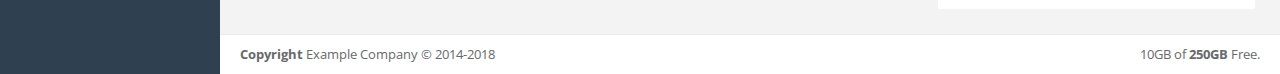
<file: CoreDemo/wwwroot/inspinia-gh-pages/index.html>
<!--
*
*  INSPINIA - Responsive Admin Theme
*  version 2.8
*
-->

<!DOCTYPE html>
<html>

<head>

    <meta charset="utf-8">
    <meta name="viewport" content="width=device-width, initial-scale=1.0">
    <meta http-equiv="X-UA-Compatible" content="IE=edge">

    <title>INSPINIA | Dashboard</title>

    <link href="css/bootstrap.min.css" rel="stylesheet">
    <link href="font-awesome/css/font-awesome.css" rel="stylesheet">

    <!-- Toastr style -->
    <link href="css/plugins/toastr/toastr.min.css" rel="stylesheet">

    <!-- Gritter -->
    <link href="js/plugins/gritter/jquery.gritter.css" rel="stylesheet">

    <link href="css/animate.css" rel="stylesheet">
    <link href="css/style.css" rel="stylesheet">

</head>

<body>
    <div id="wrapper">
        <nav class="navbar-default navbar-static-side" role="navigation">
            <div class="sidebar-collapse">
                <ul class="nav metismenu" id="side-menu">
                    <li class="nav-header">
                        <div class="dropdown profile-element">
                            <img alt="image" class="rounded-circle" src="img/profile_small.jpg"/>
                            <a data-toggle="dropdown" class="dropdown-toggle" href="#">
                                <span class="block m-t-xs font-bold">David Williams</span>
                                <span class="text-muted text-xs block">Art Director <b class="caret"></b></span>
                            </a>
                            <ul class="dropdown-menu animated fadeInRight m-t-xs">
                                <li><a class="dropdown-item" href="profile.html">Profile</a></li>
                                <li><a class="dropdown-item" href="contacts.html">Contacts</a></li>
                                <li><a class="dropdown-item" href="mailbox.html">Mailbox</a></li>
                                <li class="dropdown-divider"></li>
                                <li><a class="dropdown-item" href="login.html">Logout</a></li>
                            </ul>
                        </div>
                        <div class="logo-element">
                            IN+
                        </div>
                    </li>
                    <li class="active">
                        <a href="index.html"><i class="fa fa-th-large"></i> <span class="nav-label">Dashboards</span> <span class="fa arrow"></span></a>
                        <ul class="nav nav-second-level">
                            <li class="active"><a href="index.html">Dashboard v.1</a></li>
                            <li><a href="dashboard_2.html">Dashboard v.2</a></li>
                            <li><a href="dashboard_3.html">Dashboard v.3</a></li>
                            <li><a href="dashboard_4_1.html">Dashboard v.4</a></li>
                            <li><a href="dashboard_5.html">Dashboard v.5 </a></li>
                        </ul>
                    </li>
                    <li>
                        <a href="layouts.html"><i class="fa fa-diamond"></i> <span class="nav-label">Layouts</span></a>
                    </li>
                    <li>
                        <a href="#"><i class="fa fa-bar-chart-o"></i> <span class="nav-label">Graphs</span><span class="fa arrow"></span></a>
                        <ul class="nav nav-second-level collapse">
                            <li><a href="graph_flot.html">Flot Charts</a></li>
                            <li><a href="graph_morris.html">Morris.js Charts</a></li>
                            <li><a href="graph_rickshaw.html">Rickshaw Charts</a></li>
                            <li><a href="graph_chartjs.html">Chart.js</a></li>
                            <li><a href="graph_chartist.html">Chartist</a></li>
                            <li><a href="c3.html">c3 charts</a></li>
                            <li><a href="graph_peity.html">Peity Charts</a></li>
                            <li><a href="graph_sparkline.html">Sparkline Charts</a></li>
                        </ul>
                    </li>
                    <li>
                        <a href="mailbox.html"><i class="fa fa-envelope"></i> <span class="nav-label">Mailbox </span><span class="label label-warning float-right">16/24</span></a>
                        <ul class="nav nav-second-level collapse">
                            <li><a href="mailbox.html">Inbox</a></li>
                            <li><a href="mail_detail.html">Email view</a></li>
                            <li><a href="mail_compose.html">Compose email</a></li>
                            <li><a href="email_template.html">Email templates</a></li>
                        </ul>
                    </li>
                    <li>
                        <a href="metrics.html"><i class="fa fa-pie-chart"></i> <span class="nav-label">Metrics</span>  </a>
                    </li>
                    <li>
                        <a href="widgets.html"><i class="fa fa-flask"></i> <span class="nav-label">Widgets</span></a>
                    </li>
                    <li>
                        <a href="#"><i class="fa fa-edit"></i> <span class="nav-label">Forms</span><span class="fa arrow"></span></a>
                        <ul class="nav nav-second-level collapse">
                            <li><a href="form_basic.html">Basic form</a></li>
                            <li><a href="form_advanced.html">Advanced Plugins</a></li>
                            <li><a href="form_wizard.html">Wizard</a></li>
                            <li><a href="form_file_upload.html">File Upload</a></li>
                            <li><a href="form_editors.html">Text Editor</a></li>
                            <li><a href="form_autocomplete.html">Autocomplete</a></li>
                            <li><a href="form_markdown.html">Markdown</a></li>
                        </ul>
                    </li>
                    <li>
                        <a href="#"><i class="fa fa-desktop"></i> <span class="nav-label">App Views</span>  <span class="float-right label label-primary">SPECIAL</span></a>
                        <ul class="nav nav-second-level collapse">
                            <li><a href="contacts.html">Contacts</a></li>
                            <li><a href="profile.html">Profile</a></li>
                            <li><a href="profile_2.html">Profile v.2</a></li>
                            <li><a href="contacts_2.html">Contacts v.2</a></li>
                            <li><a href="projects.html">Projects</a></li>
                            <li><a href="project_detail.html">Project detail</a></li>
                            <li><a href="activity_stream.html">Activity stream</a></li>
                            <li><a href="teams_board.html">Teams board</a></li>
                            <li><a href="social_feed.html">Social feed</a></li>
                            <li><a href="clients.html">Clients</a></li>
                            <li><a href="full_height.html">Outlook view</a></li>
                            <li><a href="vote_list.html">Vote list</a></li>
                            <li><a href="file_manager.html">File manager</a></li>
                            <li><a href="calendar.html">Calendar</a></li>
                            <li><a href="issue_tracker.html">Issue tracker</a></li>
                            <li><a href="blog.html">Blog</a></li>
                            <li><a href="article.html">Article</a></li>
                            <li><a href="faq.html">FAQ</a></li>
                            <li><a href="timeline.html">Timeline</a></li>
                            <li><a href="pin_board.html">Pin board</a></li>
                        </ul>
                    </li>
                    <li>
                        <a href="#"><i class="fa fa-files-o"></i> <span class="nav-label">Other Pages</span><span class="fa arrow"></span></a>
                        <ul class="nav nav-second-level collapse">
                            <li><a href="search_results.html">Search results</a></li>
                            <li><a href="lockscreen.html">Lockscreen</a></li>
                            <li><a href="invoice.html">Invoice</a></li>
                            <li><a href="login.html">Login</a></li>
                            <li><a href="login_two_columns.html">Login v.2</a></li>
                            <li><a href="forgot_password.html">Forget password</a></li>
                            <li><a href="register.html">Register</a></li>
                            <li><a href="404.html">404 Page</a></li>
                            <li><a href="500.html">500 Page</a></li>
                            <li><a href="empty_page.html">Empty page</a></li>
                        </ul>
                    </li>
                    <li>
                        <a href="#"><i class="fa fa-globe"></i> <span class="nav-label">Miscellaneous</span><span class="label label-info float-right">NEW</span></a>
                        <ul class="nav nav-second-level collapse">
                            <li><a href="toastr_notifications.html">Notification</a></li>
                            <li><a href="nestable_list.html">Nestable list</a></li>
                            <li><a href="agile_board.html">Agile board</a></li>
                            <li><a href="timeline_2.html">Timeline v.2</a></li>
                            <li><a href="diff.html">Diff</a></li>
                            <li><a href="pdf_viewer.html">PDF viewer</a></li>
                            <li><a href="i18support.html">i18 support</a></li>
                            <li><a href="sweetalert.html">Sweet alert</a></li>
                            <li><a href="idle_timer.html">Idle timer</a></li>
                            <li><a href="truncate.html">Truncate</a></li>
                            <li><a href="password_meter.html">Password meter</a></li>
                            <li><a href="spinners.html">Spinners</a></li>
                            <li><a href="spinners_usage.html">Spinners usage</a></li>
                            <li><a href="tinycon.html">Live favicon</a></li>
                            <li><a href="google_maps.html">Google maps</a></li>
                            <li><a href="datamaps.html">Datamaps</a></li>
                            <li><a href="social_buttons.html">Social buttons</a></li>
                            <li><a href="code_editor.html">Code editor</a></li>
                            <li><a href="modal_window.html">Modal window</a></li>
                            <li><a href="clipboard.html">Clipboard</a></li>
                            <li><a href="text_spinners.html">Text spinners</a></li>
                            <li><a href="forum_main.html">Forum view</a></li>
                            <li><a href="validation.html">Validation</a></li>
                            <li><a href="tree_view.html">Tree view</a></li>
                            <li><a href="loading_buttons.html">Loading buttons</a></li>
                            <li><a href="chat_view.html">Chat view</a></li>
                            <li><a href="masonry.html">Masonry</a></li>
                            <li><a href="tour.html">Tour</a></li>
                        </ul>
                    </li>
                    <li>
                        <a href="#"><i class="fa fa-flask"></i> <span class="nav-label">UI Elements</span><span class="fa arrow"></span></a>
                        <ul class="nav nav-second-level collapse">
                            <li><a href="typography.html">Typography</a></li>
                            <li><a href="icons.html">Icons</a></li>
                            <li><a href="draggable_panels.html">Draggable Panels</a></li> <li><a href="resizeable_panels.html">Resizeable Panels</a></li>
                            <li><a href="buttons.html">Buttons</a></li>
                            <li><a href="video.html">Video</a></li>
                            <li><a href="tabs_panels.html">Panels</a></li>
                            <li><a href="tabs.html">Tabs</a></li>
                            <li><a href="notifications.html">Notifications & Tooltips</a></li>
                            <li><a href="helper_classes.html">Helper css classes</a></li>
                            <li><a href="badges_labels.html">Badges, Labels, Progress</a></li>
                        </ul>
                    </li>

                    <li>
                        <a href="grid_options.html"><i class="fa fa-laptop"></i> <span class="nav-label">Grid options</span></a>
                    </li>
                    <li>
                        <a href="#"><i class="fa fa-table"></i> <span class="nav-label">Tables</span><span class="fa arrow"></span></a>
                        <ul class="nav nav-second-level collapse">
                            <li><a href="table_basic.html">Static Tables</a></li>
                            <li><a href="table_data_tables.html">Data Tables</a></li>
                            <li><a href="table_foo_table.html">Foo Tables</a></li>
                            <li><a href="jq_grid.html">jqGrid</a></li>
                        </ul>
                    </li>
                    <li>
                        <a href="#"><i class="fa fa-shopping-cart"></i> <span class="nav-label">E-commerce</span><span class="fa arrow"></span></a>
                        <ul class="nav nav-second-level collapse">
                            <li><a href="ecommerce_products_grid.html">Products grid</a></li>
                            <li><a href="ecommerce_product_list.html">Products list</a></li>
                            <li><a href="ecommerce_product.html">Product edit</a></li>
                            <li><a href="ecommerce_product_detail.html">Product detail</a></li>
                            <li><a href="ecommerce-cart.html">Cart</a></li>
                            <li><a href="ecommerce-orders.html">Orders</a></li>
                            <li><a href="ecommerce_payments.html">Credit Card form</a></li>
                        </ul>
                    </li>
                    <li>
                        <a href="#"><i class="fa fa-picture-o"></i> <span class="nav-label">Gallery</span><span class="fa arrow"></span></a>
                        <ul class="nav nav-second-level collapse">
                            <li><a href="basic_gallery.html">Lightbox Gallery</a></li>
                            <li><a href="slick_carousel.html">Slick Carousel</a></li>
                            <li><a href="carousel.html">Bootstrap Carousel</a></li>

                        </ul>
                    </li>
                    <li>
                        <a href="#"><i class="fa fa-sitemap"></i> <span class="nav-label">Menu Levels </span><span class="fa arrow"></span></a>
                        <ul class="nav nav-second-level collapse">
                            <li>
                                <a href="#" id="damian">Third Level <span class="fa arrow"></span></a>
                                <ul class="nav nav-third-level">
                                    <li>
                                        <a href="#">Third Level Item</a>
                                    </li>
                                    <li>
                                        <a href="#">Third Level Item</a>
                                    </li>
                                    <li>
                                        <a href="#">Third Level Item</a>
                                    </li>

                                </ul>
                            </li>
                            <li><a href="#">Second Level Item</a></li>
                            <li>
                                <a href="#">Second Level Item</a></li>
                            <li>
                                <a href="#">Second Level Item</a></li>
                        </ul>
                    </li>
                    <li>
                        <a href="css_animation.html"><i class="fa fa-magic"></i> <span class="nav-label">CSS Animations </span><span class="label label-info float-right">62</span></a>
                    </li>
                    <li class="landing_link">
                        <a target="_blank" href="landing.html"><i class="fa fa-star"></i> <span class="nav-label">Landing Page</span> <span class="label label-warning float-right">NEW</span></a>
                    </li>
                    <li class="special_link">
                        <a href="package.html"><i class="fa fa-database"></i> <span class="nav-label">Package</span></a>
                    </li>
                </ul>

            </div>
        </nav>

        <div id="page-wrapper" class="gray-bg dashbard-1">
        <div class="row border-bottom">
        <nav class="navbar navbar-static-top" role="navigation" style="margin-bottom: 0">
        <div class="navbar-header">
            <a class="navbar-minimalize minimalize-styl-2 btn btn-primary " href="#"><i class="fa fa-bars"></i> </a>
            <form role="search" class="navbar-form-custom" action="search_results.html">
                <div class="form-group">
                    <input type="text" placeholder="Search for something..." class="form-control" name="top-search" id="top-search">
                </div>
            </form>
        </div>
            <ul class="nav navbar-top-links navbar-right">
                <li style="padding: 20px">
                    <span class="m-r-sm text-muted welcome-message">Welcome to INSPINIA+ Admin Theme.</span>
                </li>
                <li class="dropdown">
                    <a class="dropdown-toggle count-info" data-toggle="dropdown" href="#">
                        <i class="fa fa-envelope"></i>  <span class="label label-warning">16</span>
                    </a>
                    <ul class="dropdown-menu dropdown-messages dropdown-menu-right">
                        <li>
                            <div class="dropdown-messages-box">
                                <a class="dropdown-item float-left" href="profile.html">
                                    <img alt="image" class="rounded-circle" src="img/a7.jpg">
                                </a>
                                <div class="media-body">
                                    <small class="float-right">46h ago</small>
                                    <strong>Mike Loreipsum</strong> started following <strong>Monica Smith</strong>. <br>
                                    <small class="text-muted">3 days ago at 7:58 pm - 10.06.2014</small>
                                </div>
                            </div>
                        </li>
                        <li class="dropdown-divider"></li>
                        <li>
                            <div class="dropdown-messages-box">
                                <a class="dropdown-item float-left" href="profile.html">
                                    <img alt="image" class="rounded-circle" src="img/a4.jpg">
                                </a>
                                <div class="media-body ">
                                    <small class="float-right text-navy">5h ago</small>
                                    <strong>Chris Johnatan Overtunk</strong> started following <strong>Monica Smith</strong>. <br>
                                    <small class="text-muted">Yesterday 1:21 pm - 11.06.2014</small>
                                </div>
                            </div>
                        </li>
                        <li class="dropdown-divider"></li>
                        <li>
                            <div class="dropdown-messages-box">
                                <a class="dropdown-item float-left" href="profile.html">
                                    <img alt="image" class="rounded-circle" src="img/profile.jpg">
                                </a>
                                <div class="media-body ">
                                    <small class="float-right">23h ago</small>
                                    <strong>Monica Smith</strong> love <strong>Kim Smith</strong>. <br>
                                    <small class="text-muted">2 days ago at 2:30 am - 11.06.2014</small>
                                </div>
                            </div>
                        </li>
                        <li class="dropdown-divider"></li>
                        <li>
                            <div class="text-center link-block">
                                <a href="mailbox.html" class="dropdown-item">
                                    <i class="fa fa-envelope"></i> <strong>Read All Messages</strong>
                                </a>
                            </div>
                        </li>
                    </ul>
                </li>
                <li class="dropdown">
                    <a class="dropdown-toggle count-info" data-toggle="dropdown" href="#">
                        <i class="fa fa-bell"></i>  <span class="label label-primary">8</span>
                    </a>
                    <ul class="dropdown-menu dropdown-alerts">
                        <li>
                            <a href="mailbox.html" class="dropdown-item">
                                <div>
                                    <i class="fa fa-envelope fa-fw"></i> You have 16 messages
                                    <span class="float-right text-muted small">4 minutes ago</span>
                                </div>
                            </a>
                        </li>
                        <li class="dropdown-divider"></li>
                        <li>
                            <a href="profile.html" class="dropdown-item">
                                <div>
                                    <i class="fa fa-twitter fa-fw"></i> 3 New Followers
                                    <span class="float-right text-muted small">12 minutes ago</span>
                                </div>
                            </a>
                        </li>
                        <li class="dropdown-divider"></li>
                        <li>
                            <a href="grid_options.html" class="dropdown-item">
                                <div>
                                    <i class="fa fa-upload fa-fw"></i> Server Rebooted
                                    <span class="float-right text-muted small">4 minutes ago</span>
                                </div>
                            </a>
                        </li>
                        <li class="dropdown-divider"></li>
                        <li>
                            <div class="text-center link-block">
                                <a href="notifications.html" class="dropdown-item">
                                    <strong>See All Alerts</strong>
                                    <i class="fa fa-angle-right"></i>
                                </a>
                            </div>
                        </li>
                    </ul>
                </li>


                <li>
                    <a href="login.html">
                        <i class="fa fa-sign-out"></i> Log out
                    </a>
                </li>
                <li>
                    <a class="right-sidebar-toggle">
                        <i class="fa fa-tasks"></i>
                    </a>
                </li>
            </ul>

        </nav>
        </div>
                <div class="row  border-bottom white-bg dashboard-header">

                    <div class="col-md-3">
                        <h2>Welcome Amelia</h2>
                        <small>You have 42 messages and 6 notifications.</small>
                        <ul class="list-group clear-list m-t">
                            <li class="list-group-item fist-item">
                                <span class="float-right">
                                    09:00 pm
                                </span>
                                <span class="label label-success">1</span> Please contact me
                            </li>
                            <li class="list-group-item">
                                <span class="float-right">
                                    10:16 am
                                </span>
                                <span class="label label-info">2</span> Sign a contract
                            </li>
                            <li class="list-group-item">
                                <span class="float-right">
                                    08:22 pm
                                </span>
                                <span class="label label-primary">3</span> Open new shop
                            </li>
                            <li class="list-group-item">
                                <span class="float-right">
                                    11:06 pm
                                </span>
                                <span class="label label-default">4</span> Call back to Sylvia
                            </li>
                            <li class="list-group-item">
                                <span class="float-right">
                                    12:00 am
                                </span>
                                <span class="label label-primary">5</span> Write a letter to Sandra
                            </li>
                        </ul>
                    </div>
                    <div class="col-md-6">
                        <div class="flot-chart dashboard-chart">
                            <div class="flot-chart-content" id="flot-dashboard-chart"></div>
                        </div>
                        <div class="row text-left">
                            <div class="col">
                                <div class=" m-l-md">
                                <span class="h5 font-bold m-t block">$ 406,100</span>
                                <small class="text-muted m-b block">Sales marketing report</small>
                                </div>
                            </div>
                            <div class="col">
                                <span class="h5 font-bold m-t block">$ 150,401</span>
                                <small class="text-muted m-b block">Annual sales revenue</small>
                            </div>
                            <div class="col">
                                <span class="h5 font-bold m-t block">$ 16,822</span>
                                <small class="text-muted m-b block">Half-year revenue margin</small>
                            </div>

                        </div>
                    </div>
                    <div class="col-md-3">
                        <div class="statistic-box">
                        <h4>
                            Project Beta progress
                        </h4>
                        <p>
                            You have two project with not compleated task.
                        </p>
                            <div class="row text-center">
                                <div class="col-lg-6">
                                    <canvas id="doughnutChart2" width="80" height="80" style="margin: 18px auto 0"></canvas>
                                    <h5 >Kolter</h5>
                                </div>
                                <div class="col-lg-6">
                                    <canvas id="doughnutChart" width="80" height="80" style="margin: 18px auto 0"></canvas>
                                    <h5 >Maxtor</h5>
                                </div>
                            </div>
                            <div class="m-t">
                                <small>Lorem Ipsum is simply dummy text of the printing and typesetting industry.</small>
                            </div>

                        </div>
                    </div>

            </div>
        <div class="row">
            <div class="col-lg-12">
                <div class="wrapper wrapper-content">
                        <div class="row">
                        <div class="col-lg-4">
                            <div class="ibox ">
                                <div class="ibox-title">
                                    <h5>New data for the report</h5> <span class="label label-primary">IN+</span>
                                    <div class="ibox-tools">
                                        <a class="collapse-link" href="">
                                            <i class="fa fa-chevron-up"></i>
                                        </a>
                                        <a class="dropdown-toggle" data-toggle="dropdown" href="#">
                                            <i class="fa fa-wrench"></i>
                                        </a>
                                        <ul class="dropdown-menu dropdown-user">
                                            <li><a href="#" class="dropdown-item">Config option 1</a>
                                            </li>
                                            <li><a href="#" class="dropdown-item">Config option 2</a>
                                            </li>
                                        </ul>
                                        <a class="close-link" href="">
                                            <i class="fa fa-times"></i>
                                        </a>
                                    </div>
                                </div>
                                <div class="ibox-content">
                                    <div>

                                        <div class="float-right text-right">

                                            <span class="bar_dashboard">5,3,9,6,5,9,7,3,5,2,4,7,3,2,7,9,6,4,5,7,3,2,1,0,9,5,6,8,3,2,1</span>
                                            <br/>
                                            <small class="font-bold">$ 20 054.43</small>
                                        </div>
                                        <h4>NYS report new data!
                                            <br/>
                                            <small class="m-r"><a href="graph_flot.html"> Check the stock price! </a> </small>
                                        </h4>
                                        </div>
                                    </div>
                                </div>
                            <div class="ibox ">
                                <div class="ibox-title">
                                    <h5>Read below comments</h5>
                                    <div class="ibox-tools">
                                        <a class="collapse-link" href="">
                                            <i class="fa fa-chevron-up"></i>
                                        </a>
                                        <a class="dropdown-toggle" data-toggle="dropdown" href="#">
                                            <i class="fa fa-wrench"></i>
                                        </a>
                                        <ul class="dropdown-menu dropdown-user">
                                            <li><a href="#" class="dropdown-item">Config option 1</a>
                                            </li>
                                            <li><a href="#" class="dropdown-item">Config option 2</a>
                                            </li>
                                        </ul>
                                        <a class="close-link" href="">
                                            <i class="fa fa-times"></i>
                                        </a>
                                    </div>
                                </div>
                                <div class="ibox-content no-padding">
                                    <ul class="list-group">
                                        <li class="list-group-item">
                                            <p><a class="text-info" href="#">@Alan Marry</a> I belive that. Lorem Ipsum is simply dummy text of the printing and typesetting industry.</p>
                                            <small class="block text-muted"><i class="fa fa-clock-o"></i> 1 minuts ago</small>
                                        </li>
                                        <li class="list-group-item">
                                            <p><a class="text-info" href="#">@Stock Man</a> Check this stock chart. This price is crazy! </p>
                                            <div class="text-center m">
                                                <span id="sparkline8"></span>
                                            </div>
                                            <small class="block text-muted"><i class="fa fa-clock-o"></i> 2 hours ago</small>
                                        </li>
                                        <li class="list-group-item">
                                            <p><a class="text-info" href="#">@Kevin Smith</a> Lorem ipsum unknown printer took a galley </p>
                                            <small class="block text-muted"><i class="fa fa-clock-o"></i> 2 minuts ago</small>
                                        </li>
                                        <li class="list-group-item ">
                                            <p><a class="text-info" href="#">@Jonathan Febrick</a> The standard chunk of Lorem Ipsum</p>
                                            <small class="block text-muted"><i class="fa fa-clock-o"></i> 1 hour ago</small>
                                        </li>
                                        <li class="list-group-item">
                                            <p><a class="text-info" href="#">@Alan Marry</a> I belive that. Lorem Ipsum is simply dummy text of the printing and typesetting industry.</p>
                                            <small class="block text-muted"><i class="fa fa-clock-o"></i> 1 minuts ago</small>
                                        </li>
                                        <li class="list-group-item">
                                            <p><a class="text-info" href="#">@Kevin Smith</a> Lorem ipsum unknown printer took a galley </p>
                                            <small class="block text-muted"><i class="fa fa-clock-o"></i> 2 minuts ago</small>
                                        </li>
                                    </ul>
                                </div>
                            </div>
                        </div>
                            <div class="col-lg-4">
                                <div class="ibox ">
                                    <div class="ibox-title">
                                        <h5>Your daily feed</h5>
                                        <div class="ibox-tools">
                                            <span class="label label-warning-light float-right">10 Messages</span>
                                           </div>
                                    </div>
                                    <div class="ibox-content">

                                        <div>
                                            <div class="feed-activity-list">

                                                <div class="feed-element">
                                                    <a class="float-left" href="profile.html">
                                                        <img alt="image" class="rounded-circle" src="img/profile.jpg">
                                                    </a>
                                                    <div class="media-body ">
                                                        <small class="float-right">5m ago</small>
                                                        <strong>Monica Smith</strong> posted a new blog. <br>
                                                        <small class="text-muted">Today 5:60 pm - 12.06.2014</small>

                                                    </div>
                                                </div>

                                                <div class="feed-element">
                                                    <a class="float-left" href="profile.html">
                                                        <img alt="image" class="rounded-circle" src="img/a2.jpg">
                                                    </a>
                                                    <div class="media-body ">
                                                        <small class="float-right">2h ago</small>
                                                        <strong>Mark Johnson</strong> posted message on <strong>Monica Smith</strong> site. <br>
                                                        <small class="text-muted">Today 2:10 pm - 12.06.2014</small>
                                                    </div>
                                                </div>
                                                <div class="feed-element">
                                                    <a class="float-left" href="profile.html">
                                                        <img alt="image" class="rounded-circle" src="img/a3.jpg">
                                                    </a>
                                                    <div class="media-body ">
                                                        <small class="float-right">2h ago</small>
                                                        <strong>Janet Rosowski</strong> add 1 photo on <strong>Monica Smith</strong>. <br>
                                                        <small class="text-muted">2 days ago at 8:30am</small>
                                                    </div>
                                                </div>
                                                <div class="feed-element">
                                                    <a class="float-left" href="profile.html">
                                                        <img alt="image" class="rounded-circle" src="img/a4.jpg">
                                                    </a>
                                                    <div class="media-body ">
                                                        <small class="float-right text-navy">5h ago</small>
                                                        <strong>Chris Johnatan Overtunk</strong> started following <strong>Monica Smith</strong>. <br>
                                                        <small class="text-muted">Yesterday 1:21 pm - 11.06.2014</small>
                                                        <div class="actions">
                                                            <a href=""  class="btn btn-xs btn-white"><i class="fa fa-thumbs-up"></i> Like </a>
                                                            <a href=""  class="btn btn-xs btn-white"><i class="fa fa-heart"></i> Love</a>
                                                        </div>
                                                    </div>
                                                </div>
                                                <div class="feed-element">
                                                    <a class="float-left" href="profile.html">
                                                        <img alt="image" class="rounded-circle" src="img/a5.jpg">
                                                    </a>
                                                    <div class="media-body ">
                                                        <small class="float-right">2h ago</small>
                                                        <strong>Kim Smith</strong> posted message on <strong>Monica Smith</strong> site. <br>
                                                        <small class="text-muted">Yesterday 5:20 pm - 12.06.2014</small>
                                                        <div class="well">
                                                            Lorem Ipsum is simply dummy text of the printing and typesetting industry. Lorem Ipsum has been the industry's standard dummy text ever since the 1500s.
                                                            Over the years, sometimes by accident, sometimes on purpose (injected humour and the like).
                                                        </div>
                                                        <div class="float-right">
                                                            <a href=""  class="btn btn-xs btn-white"><i class="fa fa-thumbs-up"></i> Like </a>
                                                        </div>
                                                    </div>
                                                </div>
                                                <div class="feed-element">
                                                    <a class="float-left" href="profile.html">
                                                        <img alt="image" class="rounded-circle" src="img/profile.jpg">
                                                    </a>
                                                    <div class="media-body ">
                                                        <small class="float-right">23h ago</small>
                                                        <strong>Monica Smith</strong> love <strong>Kim Smith</strong>. <br>
                                                        <small class="text-muted">2 days ago at 2:30 am - 11.06.2014</small>
                                                    </div>
                                                </div>
                                                <div class="feed-element">
                                                    <a class="float-left" href="profile.html">
                                                        <img alt="image" class="rounded-circle" src="img/a7.jpg">
                                                    </a>
                                                    <div class="media-body ">
                                                        <small class="float-right">46h ago</small>
                                                        <strong>Mike Loreipsum</strong> started following <strong>Monica Smith</strong>. <br>
                                                        <small class="text-muted">3 days ago at 7:58 pm - 10.06.2014</small>
                                                    </div>
                                                </div>
                                            </div>

                                            <button class="btn btn-primary btn-block m-t"><i class="fa fa-arrow-down"></i> Show More</button>

                                        </div>

                                    </div>
                                </div>

                            </div>
                        <div class="col-lg-4">
                            <div class="ibox ">
                                <div class="ibox-title">
                                    <h5>Alpha project</h5>
                                    <div class="ibox-tools">
                                        <a class="collapse-link" href="">
                                            <i class="fa fa-chevron-up"></i>
                                        </a>
                                        <a class="dropdown-toggle" data-toggle="dropdown" href="#">
                                            <i class="fa fa-wrench"></i>
                                        </a>
                                        <ul class="dropdown-menu dropdown-user">
                                            <li><a href="#" class="dropdown-item">Config option 1</a>
                                            </li>
                                            <li><a href="#" class="dropdown-item">Config option 2</a>
                                            </li>
                                        </ul>
                                        <a class="close-link" href="">
                                            <i class="fa fa-times"></i>
                                        </a>
                                    </div>
                                </div>
                                <div class="ibox-content ibox-heading">
                                    <h3>You have meeting today!</h3>
                                    <small><i class="fa fa-map-marker"></i> Meeting is on 6:00am. Check your schedule to see detail.</small>
                                </div>
                                <div class="ibox-content inspinia-timeline">

                                    <div class="timeline-item">
                                        <div class="row">
                                            <div class="col-4 date">
                                                <i class="fa fa-briefcase"></i>
                                                6:00 am
                                                <br/>
                                                <small class="text-navy">2 hour ago</small>
                                            </div>
                                            <div class="col content no-top-border">
                                                <p class="m-b-xs"><strong>Meeting</strong></p>

                                                <p>Conference on the sales results for the previous year. Monica please examine sales trends in marketing and products. Below please find the current status of the
                                                    sale.</p>

                                                <p><span data-diameter="40" class="updating-chart">5,3,9,6,5,9,7,3,5,2,5,3,9,6,5,9,4,7,3,2,9,8,7,4,5,1,2,9,5,4,7,2,7,7,3,5,2</span></p>
                                            </div>
                                        </div>
                                    </div>
                                    <div class="timeline-item">
                                        <div class="row">
                                            <div class="col-4 date">
                                                <i class="fa fa-file"></i>
                                                7:00 am
                                                <br/>
                                                <small class="text-navy">3 hour ago</small>
                                            </div>
                                            <div class="col content">
                                                <p class="m-b-xs"><strong>Send documents to Mike</strong></p>
                                                <p>Lorem Ipsum is simply dummy text of the printing and typesetting industry. Lorem Ipsum has been the industry's standard dummy text ever since.</p>
                                            </div>
                                        </div>
                                    </div>
                                    <div class="timeline-item">
                                        <div class="row">
                                            <div class="col-4 date">
                                                <i class="fa fa-coffee"></i>
                                                8:00 am
                                                <br/>
                                            </div>
                                            <div class="col content">
                                                <p class="m-b-xs"><strong>Coffee Break</strong></p>
                                                <p>
                                                    Go to shop and find some products.
                                                    Lorem Ipsum is simply dummy text of the printing and typesetting industry. Lorem Ipsum has been the industry's.
                                                </p>
                                            </div>
                                        </div>
                                    </div>
                                    <div class="timeline-item">
                                        <div class="row">
                                            <div class="col-4 date">
                                                <i class="fa fa-phone"></i>
                                                11:00 am
                                                <br/>
                                                <small class="text-navy">21 hour ago</small>
                                            </div>
                                            <div class="col content">
                                                <p class="m-b-xs"><strong>Phone with Jeronimo</strong></p>
                                                <p>
                                                    Lorem Ipsum has been the industry's standard dummy text ever since.
                                                </p>
                                            </div>
                                        </div>
                                    </div>
                                    <div class="timeline-item">
                                        <div class="row">
                                            <div class="col-4 date">
                                                <i class="fa fa-user-md"></i>
                                                09:00 pm
                                                <br/>
                                                <small>21 hour ago</small>
                                            </div>
                                            <div class="col content">
                                                <p class="m-b-xs"><strong>Go to the doctor dr Smith</strong></p>
                                                <p>
                                                    Find some issue and go to doctor.
                                                </p>
                                            </div>
                                        </div>
                                    </div>
                                    <div class="timeline-item">
                                        <div class="row">
                                            <div class="col-4 date">
                                                <i class="fa fa-comments"></i>
                                                12:50 pm
                                                <br/>
                                                <small class="text-navy">48 hour ago</small>
                                            </div>
                                            <div class="col content">
                                                <p class="m-b-xs"><strong>Chat with Monica and Sandra</strong></p>
                                                <p>
                                                    Web sites still in their infancy. Various versions have evolved over the years, sometimes by accident, sometimes on purpose (injected humour and the like).
                                                </p>
                                            </div>
                                        </div>
                                    </div>

                                </div>
                            </div>
                        </div>

                        </div>
                </div>

            </div>
        </div>
            <div class="footer">
                <div class="float-right">
                    10GB of <strong>250GB</strong> Free.
                </div>
                <div>
                    <strong>Copyright</strong> Example Company &copy; 2014-2018
                </div>
            </div>
        </div>
        <div class="small-chat-box fadeInRight animated">

            <div class="heading" draggable="true">
                <small class="chat-date float-right">
                    02.19.2015
                </small>
                Small chat
            </div>

            <div class="content">

                <div class="left">
                    <div class="author-name">
                        Monica Jackson <small class="chat-date">
                        10:02 am
                    </small>
                    </div>
                    <div class="chat-message active">
                        Lorem Ipsum is simply dummy text input.
                    </div>

                </div>
                <div class="right">
                    <div class="author-name">
                        Mick Smith
                        <small class="chat-date">
                            11:24 am
                        </small>
                    </div>
                    <div class="chat-message">
                        Lorem Ipsum is simpl.
                    </div>
                </div>
                <div class="left">
                    <div class="author-name">
                        Alice Novak
                        <small class="chat-date">
                            08:45 pm
                        </small>
                    </div>
                    <div class="chat-message active">
                        Check this stock char.
                    </div>
                </div>
                <div class="right">
                    <div class="author-name">
                        Anna Lamson
                        <small class="chat-date">
                            11:24 am
                        </small>
                    </div>
                    <div class="chat-message">
                        The standard chunk of Lorem Ipsum
                    </div>
                </div>
                <div class="left">
                    <div class="author-name">
                        Mick Lane
                        <small class="chat-date">
                            08:45 pm
                        </small>
                    </div>
                    <div class="chat-message active">
                        I belive that. Lorem Ipsum is simply dummy text.
                    </div>
                </div>


            </div>
            <div class="form-chat">
                <div class="input-group input-group-sm">
                    <input type="text" class="form-control">
                    <span class="input-group-btn"> <button
                        class="btn btn-primary" type="button">Send
                </button> </span></div>
            </div>

        </div>
        <div id="small-chat">

            <span class="badge badge-warning float-right">5</span>
            <a class="open-small-chat" href="">
                <i class="fa fa-comments"></i>

            </a>
        </div>
        <div id="right-sidebar" class="animated">
            <div class="sidebar-container">

                <ul class="nav nav-tabs navs-3">
                    <li>
                        <a class="nav-link active" data-toggle="tab" href="#tab-1"> Notes </a>
                    </li>
                    <li>
                        <a class="nav-link" data-toggle="tab" href="#tab-2"> Projects </a>
                    </li>
                    <li>
                        <a class="nav-link" data-toggle="tab" href="#tab-3"> <i class="fa fa-gear"></i> </a>
                    </li>
                </ul>

                <div class="tab-content">


                    <div id="tab-1" class="tab-pane active">

                        <div class="sidebar-title">
                            <h3> <i class="fa fa-comments-o"></i> Latest Notes</h3>
                            <small><i class="fa fa-tim"></i> You have 10 new message.</small>
                        </div>

                        <div>

                            <div class="sidebar-message">
                                <a href="#">
                                    <div class="float-left text-center">
                                        <img alt="image" class="rounded-circle message-avatar" src="img/a1.jpg">

                                        <div class="m-t-xs">
                                            <i class="fa fa-star text-warning"></i>
                                            <i class="fa fa-star text-warning"></i>
                                        </div>
                                    </div>
                                    <div class="media-body">

                                        There are many variations of passages of Lorem Ipsum available.
                                        <br>
                                        <small class="text-muted">Today 4:21 pm</small>
                                    </div>
                                </a>
                            </div>
                            <div class="sidebar-message">
                                <a href="#">
                                    <div class="float-left text-center">
                                        <img alt="image" class="rounded-circle message-avatar" src="img/a2.jpg">
                                    </div>
                                    <div class="media-body">
                                        The point of using Lorem Ipsum is that it has a more-or-less normal.
                                        <br>
                                        <small class="text-muted">Yesterday 2:45 pm</small>
                                    </div>
                                </a>
                            </div>
                            <div class="sidebar-message">
                                <a href="#">
                                    <div class="float-left text-center">
                                        <img alt="image" class="rounded-circle message-avatar" src="img/a3.jpg">

                                        <div class="m-t-xs">
                                            <i class="fa fa-star text-warning"></i>
                                            <i class="fa fa-star text-warning"></i>
                                            <i class="fa fa-star text-warning"></i>
                                        </div>
                                    </div>
                                    <div class="media-body">
                                        Mevolved over the years, sometimes by accident, sometimes on purpose (injected humour and the like).
                                        <br>
                                        <small class="text-muted">Yesterday 1:10 pm</small>
                                    </div>
                                </a>
                            </div>
                            <div class="sidebar-message">
                                <a href="#">
                                    <div class="float-left text-center">
                                        <img alt="image" class="rounded-circle message-avatar" src="img/a4.jpg">
                                    </div>

                                    <div class="media-body">
                                        Lorem Ipsum, you need to be sure there isn't anything embarrassing hidden in the
                                        <br>
                                        <small class="text-muted">Monday 8:37 pm</small>
                                    </div>
                                </a>
                            </div>
                            <div class="sidebar-message">
                                <a href="#">
                                    <div class="float-left text-center">
                                        <img alt="image" class="rounded-circle message-avatar" src="img/a8.jpg">
                                    </div>
                                    <div class="media-body">

                                        All the Lorem Ipsum generators on the Internet tend to repeat.
                                        <br>
                                        <small class="text-muted">Today 4:21 pm</small>
                                    </div>
                                </a>
                            </div>
                            <div class="sidebar-message">
                                <a href="#">
                                    <div class="float-left text-center">
                                        <img alt="image" class="rounded-circle message-avatar" src="img/a7.jpg">
                                    </div>
                                    <div class="media-body">
                                        Renaissance. The first line of Lorem Ipsum, "Lorem ipsum dolor sit amet..", comes from a line in section 1.10.32.
                                        <br>
                                        <small class="text-muted">Yesterday 2:45 pm</small>
                                    </div>
                                </a>
                            </div>
                            <div class="sidebar-message">
                                <a href="#">
                                    <div class="float-left text-center">
                                        <img alt="image" class="rounded-circle message-avatar" src="img/a3.jpg">

                                        <div class="m-t-xs">
                                            <i class="fa fa-star text-warning"></i>
                                            <i class="fa fa-star text-warning"></i>
                                            <i class="fa fa-star text-warning"></i>
                                        </div>
                                    </div>
                                    <div class="media-body">
                                        The standard chunk of Lorem Ipsum used since the 1500s is reproduced below.
                                        <br>
                                        <small class="text-muted">Yesterday 1:10 pm</small>
                                    </div>
                                </a>
                            </div>
                            <div class="sidebar-message">
                                <a href="#">
                                    <div class="float-left text-center">
                                        <img alt="image" class="rounded-circle message-avatar" src="img/a4.jpg">
                                    </div>
                                    <div class="media-body">
                                        Uncover many web sites still in their infancy. Various versions have.
                                        <br>
                                        <small class="text-muted">Monday 8:37 pm</small>
                                    </div>
                                </a>
                            </div>
                        </div>

                    </div>

                    <div id="tab-2" class="tab-pane">

                        <div class="sidebar-title">
                            <h3> <i class="fa fa-cube"></i> Latest projects</h3>
                            <small><i class="fa fa-tim"></i> You have 14 projects. 10 not completed.</small>
                        </div>

                        <ul class="sidebar-list">
                            <li>
                                <a href="#">
                                    <div class="small float-right m-t-xs">9 hours ago</div>
                                    <h4>Business valuation</h4>
                                    It is a long established fact that a reader will be distracted.

                                    <div class="small">Completion with: 22%</div>
                                    <div class="progress progress-mini">
                                        <div style="width: 22%;" class="progress-bar progress-bar-warning"></div>
                                    </div>
                                    <div class="small text-muted m-t-xs">Project end: 4:00 pm - 12.06.2014</div>
                                </a>
                            </li>
                            <li>
                                <a href="#">
                                    <div class="small float-right m-t-xs">9 hours ago</div>
                                    <h4>Contract with Company </h4>
                                    Many desktop publishing packages and web page editors.

                                    <div class="small">Completion with: 48%</div>
                                    <div class="progress progress-mini">
                                        <div style="width: 48%;" class="progress-bar"></div>
                                    </div>
                                </a>
                            </li>
                            <li>
                                <a href="#">
                                    <div class="small float-right m-t-xs">9 hours ago</div>
                                    <h4>Meeting</h4>
                                    By the readable content of a page when looking at its layout.

                                    <div class="small">Completion with: 14%</div>
                                    <div class="progress progress-mini">
                                        <div style="width: 14%;" class="progress-bar progress-bar-info"></div>
                                    </div>
                                </a>
                            </li>
                            <li>
                                <a href="#">
                                    <span class="label label-primary float-right">NEW</span>
                                    <h4>The generated</h4>
                                    There are many variations of passages of Lorem Ipsum available.
                                    <div class="small">Completion with: 22%</div>
                                    <div class="small text-muted m-t-xs">Project end: 4:00 pm - 12.06.2014</div>
                                </a>
                            </li>
                            <li>
                                <a href="#">
                                    <div class="small float-right m-t-xs">9 hours ago</div>
                                    <h4>Business valuation</h4>
                                    It is a long established fact that a reader will be distracted.

                                    <div class="small">Completion with: 22%</div>
                                    <div class="progress progress-mini">
                                        <div style="width: 22%;" class="progress-bar progress-bar-warning"></div>
                                    </div>
                                    <div class="small text-muted m-t-xs">Project end: 4:00 pm - 12.06.2014</div>
                                </a>
                            </li>
                            <li>
                                <a href="#">
                                    <div class="small float-right m-t-xs">9 hours ago</div>
                                    <h4>Contract with Company </h4>
                                    Many desktop publishing packages and web page editors.

                                    <div class="small">Completion with: 48%</div>
                                    <div class="progress progress-mini">
                                        <div style="width: 48%;" class="progress-bar"></div>
                                    </div>
                                </a>
                            </li>
                            <li>
                                <a href="#">
                                    <div class="small float-right m-t-xs">9 hours ago</div>
                                    <h4>Meeting</h4>
                                    By the readable content of a page when looking at its layout.

                                    <div class="small">Completion with: 14%</div>
                                    <div class="progress progress-mini">
                                        <div style="width: 14%;" class="progress-bar progress-bar-info"></div>
                                    </div>
                                </a>
                            </li>
                            <li>
                                <a href="#">
                                    <span class="label label-primary float-right">NEW</span>
                                    <h4>The generated</h4>
                                    <!--<div class="small float-right m-t-xs">9 hours ago</div>-->
                                    There are many variations of passages of Lorem Ipsum available.
                                    <div class="small">Completion with: 22%</div>
                                    <div class="small text-muted m-t-xs">Project end: 4:00 pm - 12.06.2014</div>
                                </a>
                            </li>

                        </ul>

                    </div>

                    <div id="tab-3" class="tab-pane">

                        <div class="sidebar-title">
                            <h3><i class="fa fa-gears"></i> Settings</h3>
                            <small><i class="fa fa-tim"></i> You have 14 projects. 10 not completed.</small>
                        </div>

                        <div class="setings-item">
                    <span>
                        Show notifications
                    </span>
                            <div class="switch">
                                <div class="onoffswitch">
                                    <input type="checkbox" name="collapsemenu" class="onoffswitch-checkbox" id="example">
                                    <label class="onoffswitch-label" for="example">
                                        <span class="onoffswitch-inner"></span>
                                        <span class="onoffswitch-switch"></span>
                                    </label>
                                </div>
                            </div>
                        </div>
                        <div class="setings-item">
                    <span>
                        Disable Chat
                    </span>
                            <div class="switch">
                                <div class="onoffswitch">
                                    <input type="checkbox" name="collapsemenu" checked class="onoffswitch-checkbox" id="example2">
                                    <label class="onoffswitch-label" for="example2">
                                        <span class="onoffswitch-inner"></span>
                                        <span class="onoffswitch-switch"></span>
                                    </label>
                                </div>
                            </div>
                        </div>
                        <div class="setings-item">
                    <span>
                        Enable history
                    </span>
                            <div class="switch">
                                <div class="onoffswitch">
                                    <input type="checkbox" name="collapsemenu" class="onoffswitch-checkbox" id="example3">
                                    <label class="onoffswitch-label" for="example3">
                                        <span class="onoffswitch-inner"></span>
                                        <span class="onoffswitch-switch"></span>
                                    </label>
                                </div>
                            </div>
                        </div>
                        <div class="setings-item">
                    <span>
                        Show charts
                    </span>
                            <div class="switch">
                                <div class="onoffswitch">
                                    <input type="checkbox" name="collapsemenu" class="onoffswitch-checkbox" id="example4">
                                    <label class="onoffswitch-label" for="example4">
                                        <span class="onoffswitch-inner"></span>
                                        <span class="onoffswitch-switch"></span>
                                    </label>
                                </div>
                            </div>
                        </div>
                        <div class="setings-item">
                    <span>
                        Offline users
                    </span>
                            <div class="switch">
                                <div class="onoffswitch">
                                    <input type="checkbox" checked name="collapsemenu" class="onoffswitch-checkbox" id="example5">
                                    <label class="onoffswitch-label" for="example5">
                                        <span class="onoffswitch-inner"></span>
                                        <span class="onoffswitch-switch"></span>
                                    </label>
                                </div>
                            </div>
                        </div>
                        <div class="setings-item">
                    <span>
                        Global search
                    </span>
                            <div class="switch">
                                <div class="onoffswitch">
                                    <input type="checkbox" checked name="collapsemenu" class="onoffswitch-checkbox" id="example6">
                                    <label class="onoffswitch-label" for="example6">
                                        <span class="onoffswitch-inner"></span>
                                        <span class="onoffswitch-switch"></span>
                                    </label>
                                </div>
                            </div>
                        </div>
                        <div class="setings-item">
                    <span>
                        Update everyday
                    </span>
                            <div class="switch">
                                <div class="onoffswitch">
                                    <input type="checkbox" name="collapsemenu" class="onoffswitch-checkbox" id="example7">
                                    <label class="onoffswitch-label" for="example7">
                                        <span class="onoffswitch-inner"></span>
                                        <span class="onoffswitch-switch"></span>
                                    </label>
                                </div>
                            </div>
                        </div>

                        <div class="sidebar-content">
                            <h4>Settings</h4>
                            <div class="small">
                                I belive that. Lorem Ipsum is simply dummy text of the printing and typesetting industry.
                                And typesetting industry. Lorem Ipsum has been the industry's standard dummy text ever since the 1500s.
                                Over the years, sometimes by accident, sometimes on purpose (injected humour and the like).
                            </div>
                        </div>

                    </div>
                </div>
            </div>
        </div>
    </div>

    <!-- Mainly scripts -->
    <script src="js/jquery-3.1.1.min.js"></script>
    <script src="js/popper.min.js"></script>
    <script src="js/bootstrap.js"></script>
    <script src="js/plugins/metisMenu/jquery.metisMenu.js"></script>
    <script src="js/plugins/slimscroll/jquery.slimscroll.min.js"></script>

    <!-- Flot -->
    <script src="js/plugins/flot/jquery.flot.js"></script>
    <script src="js/plugins/flot/jquery.flot.tooltip.min.js"></script>
    <script src="js/plugins/flot/jquery.flot.spline.js"></script>
    <script src="js/plugins/flot/jquery.flot.resize.js"></script>
    <script src="js/plugins/flot/jquery.flot.pie.js"></script>

    <!-- Peity -->
    <script src="js/plugins/peity/jquery.peity.min.js"></script>
    <script src="js/demo/peity-demo.js"></script>

    <!-- Custom and plugin javascript -->
    <script src="js/inspinia.js"></script>
    <script src="js/plugins/pace/pace.min.js"></script>

    <!-- jQuery UI -->
    <script src="js/plugins/jquery-ui/jquery-ui.min.js"></script>

    <!-- GITTER -->
    <script src="js/plugins/gritter/jquery.gritter.min.js"></script>

    <!-- Sparkline -->
    <script src="js/plugins/sparkline/jquery.sparkline.min.js"></script>

    <!-- Sparkline demo data  -->
    <script src="js/demo/sparkline-demo.js"></script>

    <!-- ChartJS-->
    <script src="js/plugins/chartJs/Chart.min.js"></script>

    <!-- Toastr -->
    <script src="js/plugins/toastr/toastr.min.js"></script>


    <script>
        $(document).ready(function() {
            setTimeout(function() {
                toastr.options = {
                    closeButton: true,
                    progressBar: true,
                    showMethod: 'slideDown',
                    timeOut: 4000
                };
                toastr.success('Responsive Admin Theme', 'Welcome to INSPINIA');

            }, 1300);


            var data1 = [
                [0,4],[1,8],[2,5],[3,10],[4,4],[5,16],[6,5],[7,11],[8,6],[9,11],[10,30],[11,10],[12,13],[13,4],[14,3],[15,3],[16,6]
            ];
            var data2 = [
                [0,1],[1,0],[2,2],[3,0],[4,1],[5,3],[6,1],[7,5],[8,2],[9,3],[10,2],[11,1],[12,0],[13,2],[14,8],[15,0],[16,0]
            ];
            $("#flot-dashboard-chart").length && $.plot($("#flot-dashboard-chart"), [
                data1, data2
            ],
                    {
                        series: {
                            lines: {
                                show: false,
                                fill: true
                            },
                            splines: {
                                show: true,
                                tension: 0.4,
                                lineWidth: 1,
                                fill: 0.4
                            },
                            points: {
                                radius: 0,
                                show: true
                            },
                            shadowSize: 2
                        },
                        grid: {
                            hoverable: true,
                            clickable: true,
                            tickColor: "#d5d5d5",
                            borderWidth: 1,
                            color: '#d5d5d5'
                        },
                        colors: ["#1ab394", "#1C84C6"],
                        xaxis:{
                        },
                        yaxis: {
                            ticks: 4
                        },
                        tooltip: false
                    }
            );

            var doughnutData = {
                labels: ["App","Software","Laptop" ],
                datasets: [{
                    data: [300,50,100],
                    backgroundColor: ["#a3e1d4","#dedede","#9CC3DA"]
                }]
            } ;


            var doughnutOptions = {
                responsive: false,
                legend: {
                    display: false
                }
            };


            var ctx4 = document.getElementById("doughnutChart").getContext("2d");
            new Chart(ctx4, {type: 'doughnut', data: doughnutData, options:doughnutOptions});

            var doughnutData = {
                labels: ["App","Software","Laptop" ],
                datasets: [{
                    data: [70,27,85],
                    backgroundColor: ["#a3e1d4","#dedede","#9CC3DA"]
                }]
            } ;


            var doughnutOptions = {
                responsive: false,
                legend: {
                    display: false
                }
            };


            var ctx4 = document.getElementById("doughnutChart2").getContext("2d");
            new Chart(ctx4, {type: 'doughnut', data: doughnutData, options:doughnutOptions});

        });
    </script>
</body>
</html>
</file>
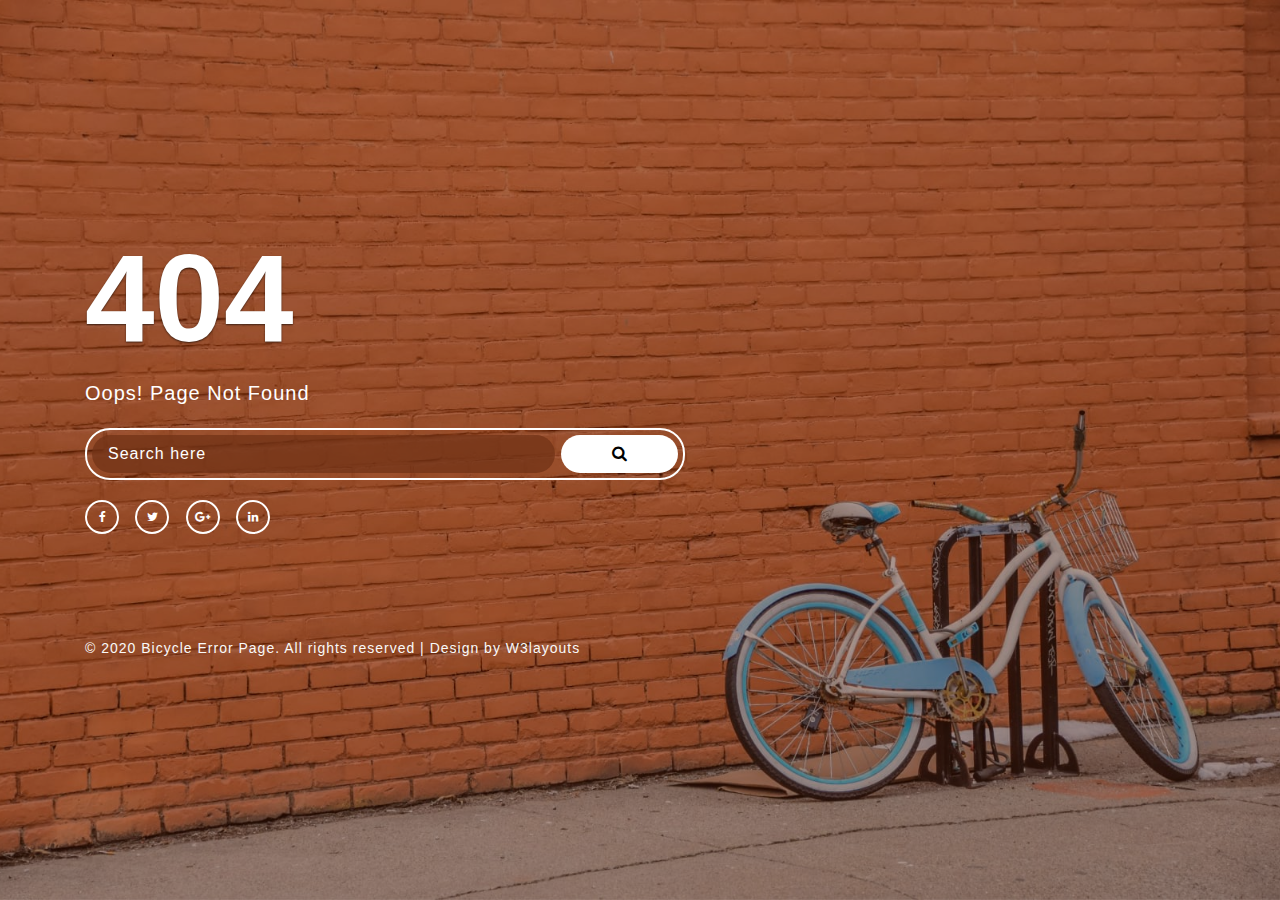
<file: CoreDemo/wwwroot/weberror/index.html>
<!--
Author: W3layouts
Author URL: http://w3layouts.com
-->
<!DOCTYPE html>
<html lang="zxx">

<head>
	<title>Bicycle Error Page Responsive Widget Template :: W3layouts</title>
	<!-- Meta tag Keywords -->
	<meta name="viewport" content="width=device-width, initial-scale=1">
	<meta charset="UTF-8" />
	<meta name="keywords"
		content="Bicycle Error Page Responsive web template, Bootstrap Web Templates, Flat Web Templates, Android Compatible web template, Smartphone Compatible web template, free webdesigns for Nokia, Samsung, LG, SonyEricsson, Motorola web design" />
	<script>
		addEventListener("load", function () {
			setTimeout(hideURLbar, 0);
		}, false);

		function hideURLbar() {
			window.scrollTo(0, 1);
		}
	</script>
	<!-- //Meta tag Keywords -->
	<!--/Style-CSS -->
	<link rel="stylesheet" href="css/style.css" type="text/css" media="all" />
	<!--//Style-CSS -->
	<!-- font-awesome-icons -->
	<link href="css/font-awesome.css" rel="stylesheet">
	<!-- //font-awesome-icons -->
</head>

<body>
	<section class="w3l-error-61-404">
		<!-- /error-61-section -->
		<div class="error-61-mian">
			<div class="wrapper">
				<div class="errors-16-top">
					<div class="errors-16-info">
						<h3>404 </h3>

						<p>Oops! Page Not Found</p>
						<form action="#" method="post" class="d-flex error-page-form">
							<input type="search" placeholder="Search here" required="required">
							<button type="submit"><span class="fa fa-search" aria-hidden="true"></span></button>
						</form>
						<div class="social-coming-icons">
							<a href="#" title="Facebook" class="footer-fb"><span class="fa fa-facebook"
									aria-hidden="true"></span></a>
							<a href="#" title="Twitter" class="footer-tw"><span class="fa fa-twitter"
									aria-hidden="true"></span></a>
							<a href="#" title="Google Plus" class="footer-gg"><span class="fa fa-google-plus"
									aria-hidden="true"></span></a>
							<a href="#" title="Linkedin" class="footer-lin"><span class="fa fa-linkedin"
									aria-hidden="true"></span></a>
						</div>
					
					</div>

				</div>
				<div class="copyright-footer">
					<div class="copy-right">
						<p>© 2020 Bicycle Error Page. All rights reserved | Design by
							<a href="http://w3layouts.com/" target="_blank">W3layouts</a></p>
					</div>
				</div>
			</div>
		</div>
	</section>
	<!-- //error-61-section -->
</body>

</html>
</file>
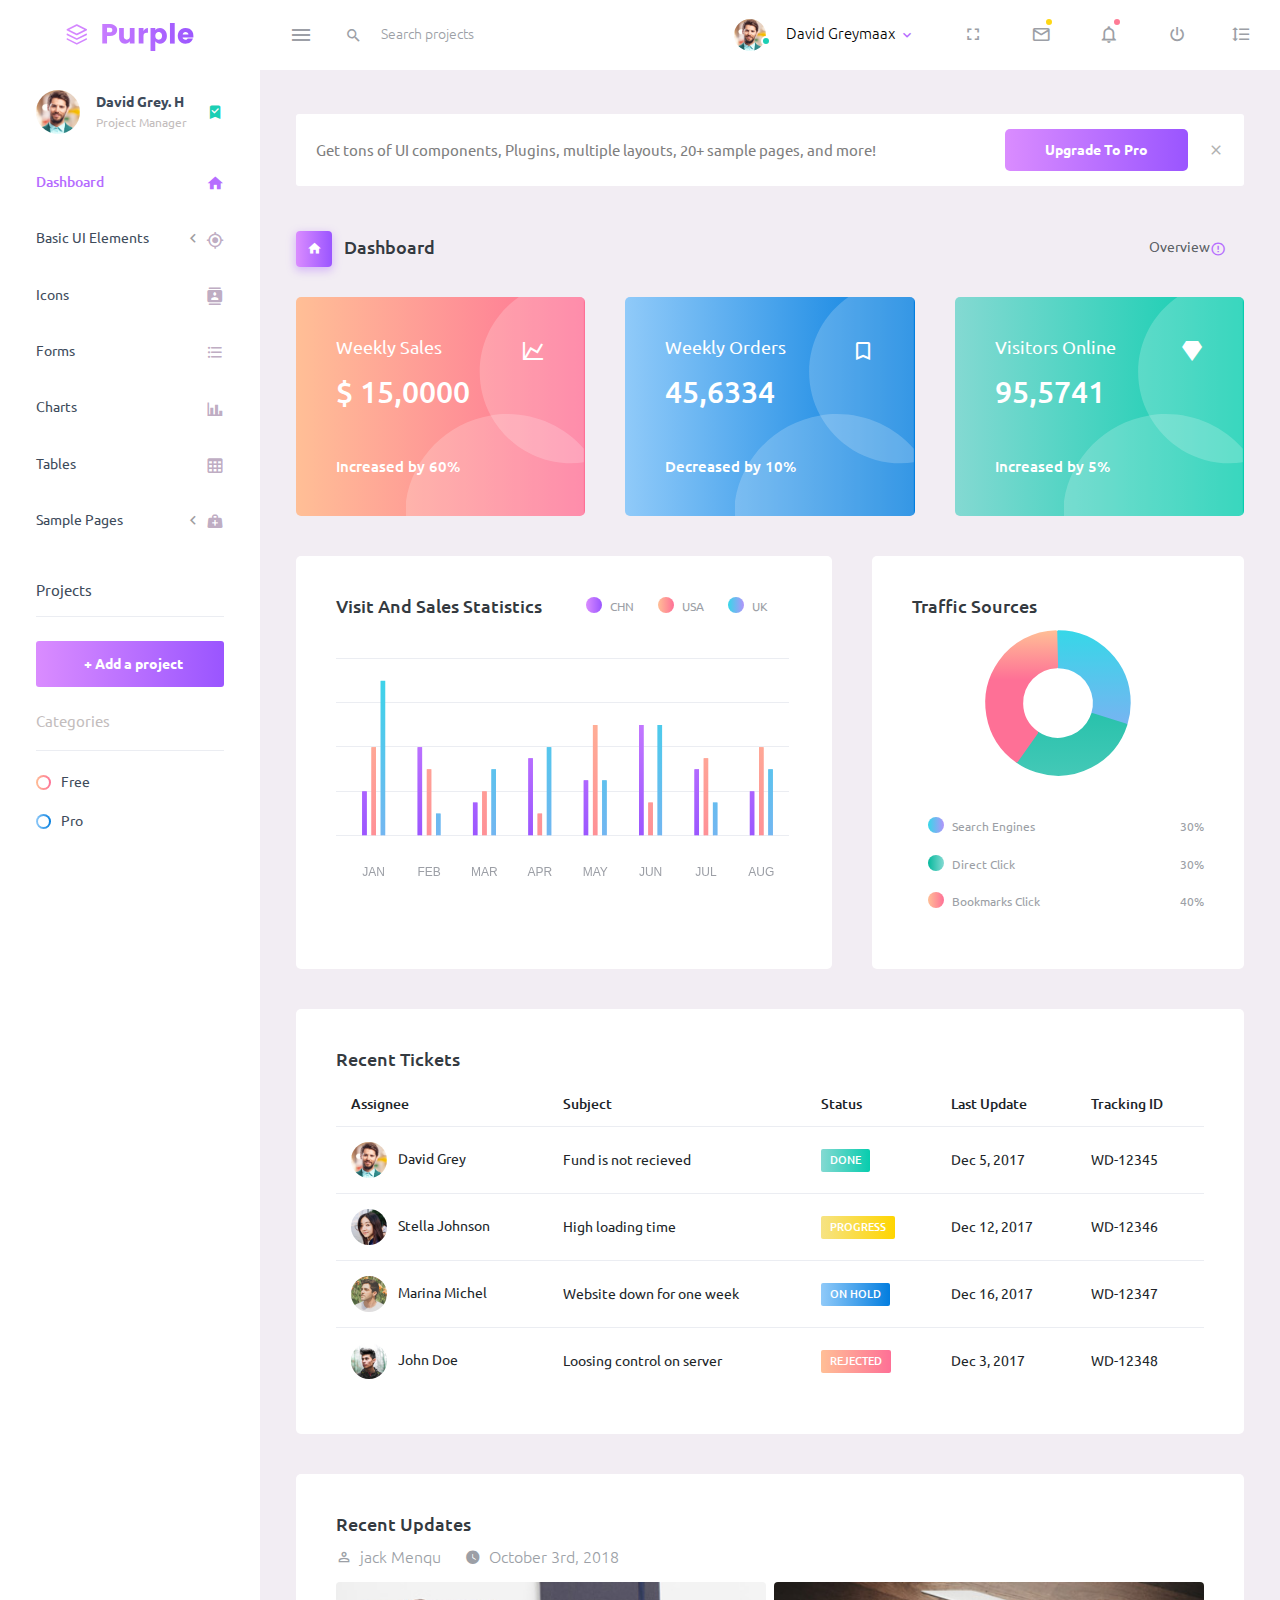
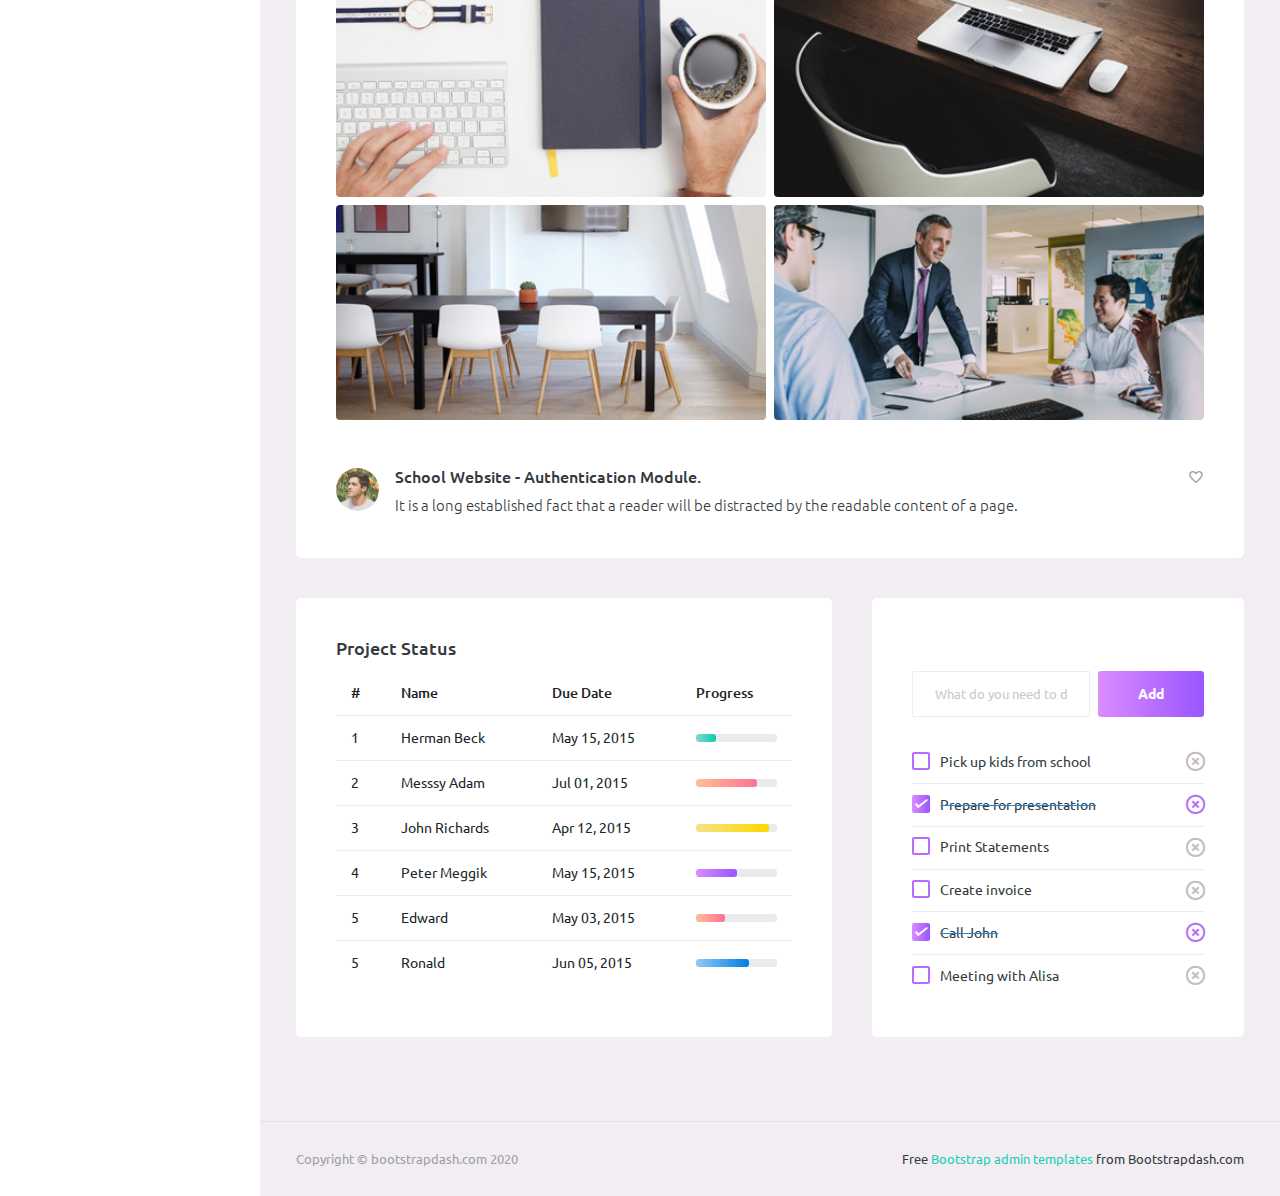
<file: CoreDemo/wwwroot/writer/index.html>
<!DOCTYPE html>
<html lang="en">
  <head>
    <!-- Required meta tags -->
    <meta charset="utf-8">
    <meta name="viewport" content="width=device-width, initial-scale=1, shrink-to-fit=no">
    <title>Purple Admin</title>
    <!-- plugins:css -->
    <link rel="stylesheet" href="assets/vendors/mdi/css/materialdesignicons.min.css">
    <link rel="stylesheet" href="assets/vendors/css/vendor.bundle.base.css">
    <!-- endinject -->
    <!-- Plugin css for this page -->
    <!-- End plugin css for this page -->
    <!-- inject:css -->
    <!-- endinject -->
    <!-- Layout styles -->
    <link rel="stylesheet" href="assets/css/style.css">
    <!-- End layout styles -->
    <link rel="shortcut icon" href="assets/images/favicon.ico" />
  </head>
  <body>
    <div class="container-scroller">
      <!-- partial:partials/_navbar.html -->
      <nav class="navbar default-layout-navbar col-lg-12 col-12 p-0 fixed-top d-flex flex-row">
        <div class="text-center navbar-brand-wrapper d-flex align-items-center justify-content-center">
          <a class="navbar-brand brand-logo" href="index.html"><img src="assets/images/logo.svg" alt="logo" /></a>
          <a class="navbar-brand brand-logo-mini" href="index.html"><img src="assets/images/logo-mini.svg" alt="logo" /></a>
        </div>
        <div class="navbar-menu-wrapper d-flex align-items-stretch">
          <button class="navbar-toggler navbar-toggler align-self-center" type="button" data-toggle="minimize">
            <span class="mdi mdi-menu"></span>
          </button>
          <div class="search-field d-none d-md-block">
            <form class="d-flex align-items-center h-100" action="#">
              <div class="input-group">
                <div class="input-group-prepend bg-transparent">
                  <i class="input-group-text border-0 mdi mdi-magnify"></i>
                </div>
                <input type="text" class="form-control bg-transparent border-0" placeholder="Search projects">
              </div>
            </form>
          </div>
          <ul class="navbar-nav navbar-nav-right">
            <li class="nav-item nav-profile dropdown">
              <a class="nav-link dropdown-toggle" id="profileDropdown" href="#" data-toggle="dropdown" aria-expanded="false">
                <div class="nav-profile-img">
                  <img src="assets/images/faces/face1.jpg" alt="image">
                  <span class="availability-status online"></span>
                </div>
                <div class="nav-profile-text">
                  <p class="mb-1 text-black">David Greymaax</p>
                </div>
              </a>
              <div class="dropdown-menu navbar-dropdown" aria-labelledby="profileDropdown">
                <a class="dropdown-item" href="#">
                  <i class="mdi mdi-cached mr-2 text-success"></i> Activity Log </a>
                <div class="dropdown-divider"></div>
                <a class="dropdown-item" href="#">
                  <i class="mdi mdi-logout mr-2 text-primary"></i> Signout </a>
              </div>
            </li>
            <li class="nav-item d-none d-lg-block full-screen-link">
              <a class="nav-link">
                <i class="mdi mdi-fullscreen" id="fullscreen-button"></i>
              </a>
            </li>
            <li class="nav-item dropdown">
              <a class="nav-link count-indicator dropdown-toggle" id="messageDropdown" href="#" data-toggle="dropdown" aria-expanded="false">
                <i class="mdi mdi-email-outline"></i>
                <span class="count-symbol bg-warning"></span>
              </a>
              <div class="dropdown-menu dropdown-menu-right navbar-dropdown preview-list" aria-labelledby="messageDropdown">
                <h6 class="p-3 mb-0">Messages</h6>
                <div class="dropdown-divider"></div>
                <a class="dropdown-item preview-item">
                  <div class="preview-thumbnail">
                    <img src="assets/images/faces/face4.jpg" alt="image" class="profile-pic">
                  </div>
                  <div class="preview-item-content d-flex align-items-start flex-column justify-content-center">
                    <h6 class="preview-subject ellipsis mb-1 font-weight-normal">Mark send you a message</h6>
                    <p class="text-gray mb-0"> 1 Minutes ago </p>
                  </div>
                </a>
                <div class="dropdown-divider"></div>
                <a class="dropdown-item preview-item">
                  <div class="preview-thumbnail">
                    <img src="assets/images/faces/face2.jpg" alt="image" class="profile-pic">
                  </div>
                  <div class="preview-item-content d-flex align-items-start flex-column justify-content-center">
                    <h6 class="preview-subject ellipsis mb-1 font-weight-normal">Cregh send you a message</h6>
                    <p class="text-gray mb-0"> 15 Minutes ago </p>
                  </div>
                </a>
                <div class="dropdown-divider"></div>
                <a class="dropdown-item preview-item">
                  <div class="preview-thumbnail">
                    <img src="assets/images/faces/face3.jpg" alt="image" class="profile-pic">
                  </div>
                  <div class="preview-item-content d-flex align-items-start flex-column justify-content-center">
                    <h6 class="preview-subject ellipsis mb-1 font-weight-normal">Profile picture updated</h6>
                    <p class="text-gray mb-0"> 18 Minutes ago </p>
                  </div>
                </a>
                <div class="dropdown-divider"></div>
                <h6 class="p-3 mb-0 text-center">4 new messages</h6>
              </div>
            </li>
            <li class="nav-item dropdown">
              <a class="nav-link count-indicator dropdown-toggle" id="notificationDropdown" href="#" data-toggle="dropdown">
                <i class="mdi mdi-bell-outline"></i>
                <span class="count-symbol bg-danger"></span>
              </a>
              <div class="dropdown-menu dropdown-menu-right navbar-dropdown preview-list" aria-labelledby="notificationDropdown">
                <h6 class="p-3 mb-0">Notifications</h6>
                <div class="dropdown-divider"></div>
                <a class="dropdown-item preview-item">
                  <div class="preview-thumbnail">
                    <div class="preview-icon bg-success">
                      <i class="mdi mdi-calendar"></i>
                    </div>
                  </div>
                  <div class="preview-item-content d-flex align-items-start flex-column justify-content-center">
                    <h6 class="preview-subject font-weight-normal mb-1">Event today</h6>
                    <p class="text-gray ellipsis mb-0"> Just a reminder that you have an event today </p>
                  </div>
                </a>
                <div class="dropdown-divider"></div>
                <a class="dropdown-item preview-item">
                  <div class="preview-thumbnail">
                    <div class="preview-icon bg-warning">
                      <i class="mdi mdi-settings"></i>
                    </div>
                  </div>
                  <div class="preview-item-content d-flex align-items-start flex-column justify-content-center">
                    <h6 class="preview-subject font-weight-normal mb-1">Settings</h6>
                    <p class="text-gray ellipsis mb-0"> Update dashboard </p>
                  </div>
                </a>
                <div class="dropdown-divider"></div>
                <a class="dropdown-item preview-item">
                  <div class="preview-thumbnail">
                    <div class="preview-icon bg-info">
                      <i class="mdi mdi-link-variant"></i>
                    </div>
                  </div>
                  <div class="preview-item-content d-flex align-items-start flex-column justify-content-center">
                    <h6 class="preview-subject font-weight-normal mb-1">Launch Admin</h6>
                    <p class="text-gray ellipsis mb-0"> New admin wow! </p>
                  </div>
                </a>
                <div class="dropdown-divider"></div>
                <h6 class="p-3 mb-0 text-center">See all notifications</h6>
              </div>
            </li>
            <li class="nav-item nav-logout d-none d-lg-block">
              <a class="nav-link" href="#">
                <i class="mdi mdi-power"></i>
              </a>
            </li>
            <li class="nav-item nav-settings d-none d-lg-block">
              <a class="nav-link" href="#">
                <i class="mdi mdi-format-line-spacing"></i>
              </a>
            </li>
          </ul>
          <button class="navbar-toggler navbar-toggler-right d-lg-none align-self-center" type="button" data-toggle="offcanvas">
            <span class="mdi mdi-menu"></span>
          </button>
        </div>
      </nav>
      <!-- partial -->
      <div class="container-fluid page-body-wrapper">
        <!-- partial:partials/_sidebar.html -->
        <nav class="sidebar sidebar-offcanvas" id="sidebar">
          <ul class="nav">
            <li class="nav-item nav-profile">
              <a href="#" class="nav-link">
                <div class="nav-profile-image">
                  <img src="assets/images/faces/face1.jpg" alt="profile">
                  <span class="login-status online"></span>
                  <!--change to offline or busy as needed-->
                </div>
                <div class="nav-profile-text d-flex flex-column">
                  <span class="font-weight-bold mb-2">David Grey. H</span>
                  <span class="text-secondary text-small">Project Manager</span>
                </div>
                <i class="mdi mdi-bookmark-check text-success nav-profile-badge"></i>
              </a>
            </li>
            <li class="nav-item">
              <a class="nav-link" href="index.html">
                <span class="menu-title">Dashboard</span>
                <i class="mdi mdi-home menu-icon"></i>
              </a>
            </li>
            <li class="nav-item">
              <a class="nav-link" data-toggle="collapse" href="#ui-basic" aria-expanded="false" aria-controls="ui-basic">
                <span class="menu-title">Basic UI Elements</span>
                <i class="menu-arrow"></i>
                <i class="mdi mdi-crosshairs-gps menu-icon"></i>
              </a>
              <div class="collapse" id="ui-basic">
                <ul class="nav flex-column sub-menu">
                  <li class="nav-item"> <a class="nav-link" href="pages/ui-features/buttons.html">Buttons</a></li>
                  <li class="nav-item"> <a class="nav-link" href="pages/ui-features/typography.html">Typography</a></li>
                </ul>
              </div>
            </li>
            <li class="nav-item">
              <a class="nav-link" href="pages/icons/mdi.html">
                <span class="menu-title">Icons</span>
                <i class="mdi mdi-contacts menu-icon"></i>
              </a>
            </li>
            <li class="nav-item">
              <a class="nav-link" href="pages/forms/basic_elements.html">
                <span class="menu-title">Forms</span>
                <i class="mdi mdi-format-list-bulleted menu-icon"></i>
              </a>
            </li>
            <li class="nav-item">
              <a class="nav-link" href="pages/charts/chartjs.html">
                <span class="menu-title">Charts</span>
                <i class="mdi mdi-chart-bar menu-icon"></i>
              </a>
            </li>
            <li class="nav-item">
              <a class="nav-link" href="pages/tables/basic-table.html">
                <span class="menu-title">Tables</span>
                <i class="mdi mdi-table-large menu-icon"></i>
              </a>
            </li>
            <li class="nav-item">
              <a class="nav-link" data-toggle="collapse" href="#general-pages" aria-expanded="false" aria-controls="general-pages">
                <span class="menu-title">Sample Pages</span>
                <i class="menu-arrow"></i>
                <i class="mdi mdi-medical-bag menu-icon"></i>
              </a>
              <div class="collapse" id="general-pages">
                <ul class="nav flex-column sub-menu">
                  <li class="nav-item"> <a class="nav-link" href="pages/samples/blank-page.html"> Blank Page </a></li>
                  <li class="nav-item"> <a class="nav-link" href="pages/samples/login.html"> Login </a></li>
                  <li class="nav-item"> <a class="nav-link" href="pages/samples/register.html"> Register </a></li>
                  <li class="nav-item"> <a class="nav-link" href="pages/samples/error-404.html"> 404 </a></li>
                  <li class="nav-item"> <a class="nav-link" href="pages/samples/error-500.html"> 500 </a></li>
                </ul>
              </div>
            </li>
            <li class="nav-item sidebar-actions">
              <span class="nav-link">
                <div class="border-bottom">
                  <h6 class="font-weight-normal mb-3">Projects</h6>
                </div>
                <button class="btn btn-block btn-lg btn-gradient-primary mt-4">+ Add a project</button>
                <div class="mt-4">
                  <div class="border-bottom">
                    <p class="text-secondary">Categories</p>
                  </div>
                  <ul class="gradient-bullet-list mt-4">
                    <li>Free</li>
                    <li>Pro</li>
                  </ul>
                </div>
              </span>
            </li>
          </ul>
        </nav>
        <!-- partial -->
        <div class="main-panel">
          <div class="content-wrapper">
            <div class="row" id="proBanner">
              <div class="col-12">
                <span class="d-flex align-items-center purchase-popup">
                  <p>Get tons of UI components, Plugins, multiple layouts, 20+ sample pages, and more!</p>
                  <a href="https://www.bootstrapdash.com/product/purple-bootstrap-admin-template?utm_source=organic&utm_medium=banner&utm_campaign=free-preview" target="_blank" class="btn download-button purchase-button ml-auto">Upgrade To Pro</a>
                  <i class="mdi mdi-close" id="bannerClose"></i>
                </span>
              </div>
            </div>
            <div class="page-header">
              <h3 class="page-title">
                <span class="page-title-icon bg-gradient-primary text-white mr-2">
                  <i class="mdi mdi-home"></i>
                </span> Dashboard
              </h3>
              <nav aria-label="breadcrumb">
                <ul class="breadcrumb">
                  <li class="breadcrumb-item active" aria-current="page">
                    <span></span>Overview <i class="mdi mdi-alert-circle-outline icon-sm text-primary align-middle"></i>
                  </li>
                </ul>
              </nav>
            </div>
            <div class="row">
              <div class="col-md-4 stretch-card grid-margin">
                <div class="card bg-gradient-danger card-img-holder text-white">
                  <div class="card-body">
                    <img src="assets/images/dashboard/circle.svg" class="card-img-absolute" alt="circle-image" />
                    <h4 class="font-weight-normal mb-3">Weekly Sales <i class="mdi mdi-chart-line mdi-24px float-right"></i>
                    </h4>
                    <h2 class="mb-5">$ 15,0000</h2>
                    <h6 class="card-text">Increased by 60%</h6>
                  </div>
                </div>
              </div>
              <div class="col-md-4 stretch-card grid-margin">
                <div class="card bg-gradient-info card-img-holder text-white">
                  <div class="card-body">
                    <img src="assets/images/dashboard/circle.svg" class="card-img-absolute" alt="circle-image" />
                    <h4 class="font-weight-normal mb-3">Weekly Orders <i class="mdi mdi-bookmark-outline mdi-24px float-right"></i>
                    </h4>
                    <h2 class="mb-5">45,6334</h2>
                    <h6 class="card-text">Decreased by 10%</h6>
                  </div>
                </div>
              </div>
              <div class="col-md-4 stretch-card grid-margin">
                <div class="card bg-gradient-success card-img-holder text-white">
                  <div class="card-body">
                    <img src="assets/images/dashboard/circle.svg" class="card-img-absolute" alt="circle-image" />
                    <h4 class="font-weight-normal mb-3">Visitors Online <i class="mdi mdi-diamond mdi-24px float-right"></i>
                    </h4>
                    <h2 class="mb-5">95,5741</h2>
                    <h6 class="card-text">Increased by 5%</h6>
                  </div>
                </div>
              </div>
            </div>
            <div class="row">
              <div class="col-md-7 grid-margin stretch-card">
                <div class="card">
                  <div class="card-body">
                    <div class="clearfix">
                      <h4 class="card-title float-left">Visit And Sales Statistics</h4>
                      <div id="visit-sale-chart-legend" class="rounded-legend legend-horizontal legend-top-right float-right"></div>
                    </div>
                    <canvas id="visit-sale-chart" class="mt-4"></canvas>
                  </div>
                </div>
              </div>
              <div class="col-md-5 grid-margin stretch-card">
                <div class="card">
                  <div class="card-body">
                    <h4 class="card-title">Traffic Sources</h4>
                    <canvas id="traffic-chart"></canvas>
                    <div id="traffic-chart-legend" class="rounded-legend legend-vertical legend-bottom-left pt-4"></div>
                  </div>
                </div>
              </div>
            </div>
            <div class="row">
              <div class="col-12 grid-margin">
                <div class="card">
                  <div class="card-body">
                    <h4 class="card-title">Recent Tickets</h4>
                    <div class="table-responsive">
                      <table class="table">
                        <thead>
                          <tr>
                            <th> Assignee </th>
                            <th> Subject </th>
                            <th> Status </th>
                            <th> Last Update </th>
                            <th> Tracking ID </th>
                          </tr>
                        </thead>
                        <tbody>
                          <tr>
                            <td>
                              <img src="assets/images/faces/face1.jpg" class="mr-2" alt="image"> David Grey
                            </td>
                            <td> Fund is not recieved </td>
                            <td>
                              <label class="badge badge-gradient-success">DONE</label>
                            </td>
                            <td> Dec 5, 2017 </td>
                            <td> WD-12345 </td>
                          </tr>
                          <tr>
                            <td>
                              <img src="assets/images/faces/face2.jpg" class="mr-2" alt="image"> Stella Johnson
                            </td>
                            <td> High loading time </td>
                            <td>
                              <label class="badge badge-gradient-warning">PROGRESS</label>
                            </td>
                            <td> Dec 12, 2017 </td>
                            <td> WD-12346 </td>
                          </tr>
                          <tr>
                            <td>
                              <img src="assets/images/faces/face3.jpg" class="mr-2" alt="image"> Marina Michel
                            </td>
                            <td> Website down for one week </td>
                            <td>
                              <label class="badge badge-gradient-info">ON HOLD</label>
                            </td>
                            <td> Dec 16, 2017 </td>
                            <td> WD-12347 </td>
                          </tr>
                          <tr>
                            <td>
                              <img src="assets/images/faces/face4.jpg" class="mr-2" alt="image"> John Doe
                            </td>
                            <td> Loosing control on server </td>
                            <td>
                              <label class="badge badge-gradient-danger">REJECTED</label>
                            </td>
                            <td> Dec 3, 2017 </td>
                            <td> WD-12348 </td>
                          </tr>
                        </tbody>
                      </table>
                    </div>
                  </div>
                </div>
              </div>
            </div>
            <div class="row">
              <div class="col-12 grid-margin stretch-card">
                <div class="card">
                  <div class="card-body">
                    <h4 class="card-title">Recent Updates</h4>
                    <div class="d-flex">
                      <div class="d-flex align-items-center mr-4 text-muted font-weight-light">
                        <i class="mdi mdi-account-outline icon-sm mr-2"></i>
                        <span>jack Menqu</span>
                      </div>
                      <div class="d-flex align-items-center text-muted font-weight-light">
                        <i class="mdi mdi-clock icon-sm mr-2"></i>
                        <span>October 3rd, 2018</span>
                      </div>
                    </div>
                    <div class="row mt-3">
                      <div class="col-6 pr-1">
                        <img src="assets/images/dashboard/img_1.jpg" class="mb-2 mw-100 w-100 rounded" alt="image">
                        <img src="assets/images/dashboard/img_4.jpg" class="mw-100 w-100 rounded" alt="image">
                      </div>
                      <div class="col-6 pl-1">
                        <img src="assets/images/dashboard/img_2.jpg" class="mb-2 mw-100 w-100 rounded" alt="image">
                        <img src="assets/images/dashboard/img_3.jpg" class="mw-100 w-100 rounded" alt="image">
                      </div>
                    </div>
                    <div class="d-flex mt-5 align-items-top">
                      <img src="assets/images/faces/face3.jpg" class="img-sm rounded-circle mr-3" alt="image">
                      <div class="mb-0 flex-grow">
                        <h5 class="mr-2 mb-2">School Website - Authentication Module.</h5>
                        <p class="mb-0 font-weight-light">It is a long established fact that a reader will be distracted by the readable content of a page.</p>
                      </div>
                      <div class="ml-auto">
                        <i class="mdi mdi-heart-outline text-muted"></i>
                      </div>
                    </div>
                  </div>
                </div>
              </div>
            </div>
            <div class="row">
              <div class="col-md-7 grid-margin stretch-card">
                <div class="card">
                  <div class="card-body">
                    <h4 class="card-title">Project Status</h4>
                    <div class="table-responsive">
                      <table class="table">
                        <thead>
                          <tr>
                            <th> # </th>
                            <th> Name </th>
                            <th> Due Date </th>
                            <th> Progress </th>
                          </tr>
                        </thead>
                        <tbody>
                          <tr>
                            <td> 1 </td>
                            <td> Herman Beck </td>
                            <td> May 15, 2015 </td>
                            <td>
                              <div class="progress">
                                <div class="progress-bar bg-gradient-success" role="progressbar" style="width: 25%" aria-valuenow="25" aria-valuemin="0" aria-valuemax="100"></div>
                              </div>
                            </td>
                          </tr>
                          <tr>
                            <td> 2 </td>
                            <td> Messsy Adam </td>
                            <td> Jul 01, 2015 </td>
                            <td>
                              <div class="progress">
                                <div class="progress-bar bg-gradient-danger" role="progressbar" style="width: 75%" aria-valuenow="75" aria-valuemin="0" aria-valuemax="100"></div>
                              </div>
                            </td>
                          </tr>
                          <tr>
                            <td> 3 </td>
                            <td> John Richards </td>
                            <td> Apr 12, 2015 </td>
                            <td>
                              <div class="progress">
                                <div class="progress-bar bg-gradient-warning" role="progressbar" style="width: 90%" aria-valuenow="90" aria-valuemin="0" aria-valuemax="100"></div>
                              </div>
                            </td>
                          </tr>
                          <tr>
                            <td> 4 </td>
                            <td> Peter Meggik </td>
                            <td> May 15, 2015 </td>
                            <td>
                              <div class="progress">
                                <div class="progress-bar bg-gradient-primary" role="progressbar" style="width: 50%" aria-valuenow="50" aria-valuemin="0" aria-valuemax="100"></div>
                              </div>
                            </td>
                          </tr>
                          <tr>
                            <td> 5 </td>
                            <td> Edward </td>
                            <td> May 03, 2015 </td>
                            <td>
                              <div class="progress">
                                <div class="progress-bar bg-gradient-danger" role="progressbar" style="width: 35%" aria-valuenow="35" aria-valuemin="0" aria-valuemax="100"></div>
                              </div>
                            </td>
                          </tr>
                          <tr>
                            <td> 5 </td>
                            <td> Ronald </td>
                            <td> Jun 05, 2015 </td>
                            <td>
                              <div class="progress">
                                <div class="progress-bar bg-gradient-info" role="progressbar" style="width: 65%" aria-valuenow="65" aria-valuemin="0" aria-valuemax="100"></div>
                              </div>
                            </td>
                          </tr>
                        </tbody>
                      </table>
                    </div>
                  </div>
                </div>
              </div>
              <div class="col-md-5 grid-margin stretch-card">
                <div class="card">
                  <div class="card-body">
                    <h4 class="card-title text-white">Todo</h4>
                    <div class="add-items d-flex">
                      <input type="text" class="form-control todo-list-input" placeholder="What do you need to do today?">
                      <button class="add btn btn-gradient-primary font-weight-bold todo-list-add-btn" id="add-task">Add</button>
                    </div>
                    <div class="list-wrapper">
                      <ul class="d-flex flex-column-reverse todo-list todo-list-custom">
                        <li>
                          <div class="form-check">
                            <label class="form-check-label">
                              <input class="checkbox" type="checkbox"> Meeting with Alisa </label>
                          </div>
                          <i class="remove mdi mdi-close-circle-outline"></i>
                        </li>
                        <li class="completed">
                          <div class="form-check">
                            <label class="form-check-label">
                              <input class="checkbox" type="checkbox" checked> Call John </label>
                          </div>
                          <i class="remove mdi mdi-close-circle-outline"></i>
                        </li>
                        <li>
                          <div class="form-check">
                            <label class="form-check-label">
                              <input class="checkbox" type="checkbox"> Create invoice </label>
                          </div>
                          <i class="remove mdi mdi-close-circle-outline"></i>
                        </li>
                        <li>
                          <div class="form-check">
                            <label class="form-check-label">
                              <input class="checkbox" type="checkbox"> Print Statements </label>
                          </div>
                          <i class="remove mdi mdi-close-circle-outline"></i>
                        </li>
                        <li class="completed">
                          <div class="form-check">
                            <label class="form-check-label">
                              <input class="checkbox" type="checkbox" checked> Prepare for presentation </label>
                          </div>
                          <i class="remove mdi mdi-close-circle-outline"></i>
                        </li>
                        <li>
                          <div class="form-check">
                            <label class="form-check-label">
                              <input class="checkbox" type="checkbox"> Pick up kids from school </label>
                          </div>
                          <i class="remove mdi mdi-close-circle-outline"></i>
                        </li>
                      </ul>
                    </div>
                  </div>
                </div>
              </div>
            </div>
          </div>
          <!-- content-wrapper ends -->
          <!-- partial:partials/_footer.html -->
          <footer class="footer">
            <div class="container-fluid clearfix">
              <span class="text-muted d-block text-center text-sm-left d-sm-inline-block">Copyright © bootstrapdash.com 2020</span>
              <span class="float-none float-sm-right d-block mt-1 mt-sm-0 text-center"> Free <a href="https://www.bootstrapdash.com/bootstrap-admin-template/" target="_blank">Bootstrap admin templates </a> from Bootstrapdash.com</span>
            </div>
          </footer>
          <!-- partial -->
        </div>
        <!-- main-panel ends -->
      </div>
      <!-- page-body-wrapper ends -->
    </div>
    <!-- container-scroller -->
    <!-- plugins:js -->
    <script src="assets/vendors/js/vendor.bundle.base.js"></script>
    <!-- endinject -->
    <!-- Plugin js for this page -->
    <script src="assets/vendors/chart.js/Chart.min.js"></script>
    <!-- End plugin js for this page -->
    <!-- inject:js -->
    <script src="assets/js/off-canvas.js"></script>
    <script src="assets/js/hoverable-collapse.js"></script>
    <script src="assets/js/misc.js"></script>
    <!-- endinject -->
    <!-- Custom js for this page -->
    <script src="assets/js/dashboard.js"></script>
    <script src="assets/js/todolist.js"></script>
    <!-- End custom js for this page -->
  </body>
</html>
</file>
<file: CoreDemo/wwwroot/CoreBlogTema/css/style.css>
/*--
	Author: proj
	Author URL: http://proj.com
	License: Creative Commons Attribution 3.0 Unported
	License URL: http://creativecommons.org/licenses/by/3.0/
--*/

html,
body {
	margin: 0;
	font-size: 100%;
	font-family: 'Poppins', sans-serif;
	background: #fff;
}

body a {
	text-decoration: none;
	transition: 0.5s all;
	-webkit-transition: 0.5s all;
	-moz-transition: 0.5s all;
	-o-transition: 0.5s all;
	-ms-transition: 0.5s all;
}

a:hover {
	text-decoration: none;
}

input[type="button"],
input[type="submit"],
input[type="text"],
input[type="email"],
input[type="search"] {
	transition: 0.5s all;
	-webkit-transition: 0.5s all;
	-moz-transition: 0.5s all;
	-o-transition: 0.5s all;
	-ms-transition: 0.5s all;
	font-family: 'Poppins', sans-serif;
}

h1,
h2,
h3,
h4,
h5,
h6 {
	margin: 0;
	font-family: 'Poppins', sans-serif;
	letter-spacing:1px;
}

p {
	margin: 0;
	font-size: 0.9em;
	color: #777777;
	line-height: 2em;
	letter-spacing: 1px;
	font-weight: 300;
}

ul {
	margin: 0;
	padding: 0;
}

/*--/header --*/

/*-- top-bar-w3-agile --*/

.header {
	position: relative;
}

.header-nav {
	position: relative;
}

.top-bar {
	position: absolute;
	z-index: 999;
	width: 95%;
	top: 4%;
	left: 3%;
}

/*--top-bar_sub_w3layouts --*/

.top-bar_sub_w3layouts {
	background: #fff;
    padding: 0.3em 2em;
	position: relative;
}

.top-bar_sub_w3layouts h6 {
	text-align: center;
	color: #fff;
	font-size: 0.8em;
	font-weight: 600;
	letter-spacing: 2px;
	float: left;
}

.log {
	float: right;
	margin-top: 5px;
}

.top-bar_sub_w3layouts h6 a {
	color: #fff;
	text-decoration: none;
	padding: 8px 16px;
	letter-spacing: 1px;
	font-size: 13px;
	background: #01cd74;
	display: inline-block;
	border: 2px solid transparent;
	font-weight: bold;
}

.log h5 {
	display: inline-block;
	color: #a0a1a5;
	font-size: 0.9em;
	font-weight: 500;
	letter-spacing: 1px;
}

.log .fa-user.fa-w-16 {
	color: #fff;
	margin: 0 4px;
}

a.sign {
	color: #a0a1a5;
	font-size: 1em;
	letter-spacing: 1px;
}
.top-forms span{
    font-size: 0.9em;
    color: #707173;
	letter-spacing: 1px;
}
.top-forms span a {
    color: #707173;
}
.top-forms a i{
	color:#01cd74;
}
.social_list1 li {
	display: inline-block;
}

ul.social_list1 li a {
    color: #fff;
    font-size: 0.9em;
    width: 30px;
    height: 30px;
    border-radius: 50%;
    display: block;
    line-height: 29px;
	text-align: center;
	transition: 0.5s all;
	-webkit-transition: 0.5s all;
	-moz-transition: 0.5s all;
	-o-transition: 0.5s all;
	-ms-transition: 0.5s all;
}
ul.social_list1 li a:hover{
	opacity: 0.8;
	transform: rotateX(360deg);
    -webkit-transform: rotateX(360deg);
    -moz-transform: rotateX(360deg);
    -o-transform: rotateX(360deg);
    -ms-transform: rotateX(360deg);
    transition: transform 2s;
}
.facebook1 {
	background: #3b5998;
}

.twitter2 {
	background: #1da1f2;
}

.dribble3 {
	background: #ea4c89;
}
.pin {
	background: #BD081C;
}
/*-- top-bar_sub_w3layouts --*/

/*--/navbar--*/

.navbar {
	padding: 0em 4em;
}

.bg-light {
    background-color: #f0f3f1 !important;
}

a.navbar-brand {
	font-size: 2em;
	font-weight: 700;
	text-shadow: 0 1px 2px rgba(0, 0, 0, 0.37);
	color: #3d3e48;
	text-transform: uppercase;
}
.logo i {
    color: #01cd74;
    text-shadow: none;
}
li.nav-item {
	margin: 0 1px;
}

.navbar-light .navbar-nav .nav-link {
	padding: 0.6em 1.4em;
	color: #333;
	background: transparent;
	text-transform: uppercase;
	font-size: 0.9em;
	letter-spacing: 1px;
}

.navbar-light .navbar-nav .show>.nav-link,
.navbar-light .navbar-nav .active>.nav-link,
.navbar-light .navbar-nav .nav-link.show,
.navbar-light .navbar-nav .nav-link.active,
.navbar-light .navbar-nav .nav-link:hover,
.navbar-light .navbar-nav .nav-link:focus {
	background: #01cd74;
	color: #fff;
}
.dropdown-item {
    padding: 0.2em 1.5rem;
    font-size: 0.9em;
}
/*--/search--*/
form.header-search {
    width: 25%;
}
.header-search form {
	background: #e7e9ea;
	padding: 0.3em;
	border-radius: 50px;
}

.header-search input[type="search"] {
    outline: none;
    border: none;
	padding: 11px 14px;
    color: #fff;
    font-size: 14px;
    background: rgba(113, 114, 130, 0.2);
    float: left;
    letter-spacing: 1px;
	width: 82%;
	border-radius: 0;
}

.header-search button.btn1 {
	color: #fff;
	border: none;
	padding: 9px 9px 10px 9px;
	text-align: center;
	text-decoration: none;
	background: #01cd74;
	-webkit-transition: 0.5s all;
	-moz-transition: 0.5s all;
	-o-transition: 0.5s all;
	-ms-transition: 0.5s all;
	transition: 0.5s all;
	float: right;
	cursor: pointer;
	width: 12%;
	border-radius: 0;
}

/*--//search--*/

/*--//navbar--*/

/*--//header --*/

/*--/banner --*/

/* CUSTOMIZE THE CAROUSEL
-------------------------------------------------- */

/* Carousel base class */

/* Since positioning the image, we need to help out the caption */

.carousel-caption {
    bottom: 13em;
    z-index: 10;
    text-align: left;
    margin: 0 auto;
}

/* Declare heights because of positioning of img element */

.carousel-item {
	height: 44em;
	background-color: #777;
}

.carousel-item>img {
	position: absolute;
	top: 0;
	left: 0;
	min-width: 100%;
	height: 32rem;
}

/* MARKETING CONTENT
-------------------------------------------------- */

/* Center align the text within the three columns below the carousel */

.marketing .col-lg-4 {
	margin-bottom: 1.5rem;
	text-align: center;
}

.bt-grid.ser {
	margin-top: 1.5em;
	margin-bottom: 0;
}

.marketing h2 {
	font-weight: 400;
}

.marketing .col-lg-4 p {
	margin-right: .75rem;
	margin-left: .75rem;
}

/* Featurettes
------------------------- */

.featurette-divider {
	margin: 5rem 0;
	/* Space out the Bootstrap <hr> more */
}

/* Thin out the marketing headings */

.featurette-heading {
	font-weight: 300;
	line-height: 1;
	letter-spacing: -.05rem;
}

/*--/slider--*/

.carousel-item {
	background: -webkit-linear-gradient(rgba(23, 22, 23, 0.2), rgba(23, 22, 23, 0.5)), url(../images/banner1.jpg) no-repeat;
	background: -moz-linear-gradient(rgba(23, 22, 23, 0.2), rgba(23, 22, 23, 0.5)), url(../images/banner1.jpg) no-repeat;
	background: -ms-linear-gradient(rgba(23, 22, 23, 0.2), rgba(23, 22, 23, 0.5)), url(../images/banner1.jpg) no-repeat;
	background: linear-gradient(rgba(23, 22, 23, 0.2), rgba(23, 22, 23, 0.5)), url(../images/banner1.jpg) no-repeat;
	background-size: cover;
}

.carousel-item.item2 {
	background: -webkit-linear-gradient(rgba(23, 22, 23, 0.2), rgba(23, 22, 23, 0.5)), url(../images/banner2.jpg) no-repeat;
	background: -moz-linear-gradient(rgba(23, 22, 23, 0.2), rgba(23, 22, 23, 0.5)), url(../images/banner2.jpg) no-repeat;
	background: -ms-linear-gradient(rgba(23, 22, 23, 0.2), rgba(23, 22, 23, 0.5)), url(../images/banner2.jpg) no-repeat;
	background: linear-gradient(rgba(23, 22, 23, 0.2), rgba(23, 22, 23, 0.5)), url(../images/banner2.jpg) no-repeat;
	background-size: cover;
}

.carousel-item.item3 {
	background: -webkit-linear-gradient(rgba(23, 22, 23, 0.2), rgba(23, 22, 23, 0.5)), url(../images/banner3.jpg) no-repeat;
	background: -moz-linear-gradient(rgba(23, 22, 23, 0.2), rgba(23, 22, 23, 0.5)), url(../images/banner3.jpg) no-repeat;
	background: -ms-linear-gradient(rgba(23, 22, 23, 0.2), rgba(23, 22, 23, 0.5)), url(../images/banner3.jpg) no-repeat;
	background: linear-gradient(rgba(23, 22, 23, 0.2), rgba(23, 22, 23, 0.5)), url(../images/banner3.jpg) no-repeat;
	background-size: cover;
}

.carousel-item.item4 {
	background: -webkit-linear-gradient(rgba(23, 22, 23, 0.2), rgba(23, 22, 23, 0.5)), url(../images/banner4.jpg) no-repeat;
	background: -moz-linear-gradient(rgba(23, 22, 23, 0.2), rgba(23, 22, 23, 0.5)), url(../images/banner4.jpg) no-repeat;
	background: -ms-linear-gradient(rgba(23, 22, 23, 0.2), rgba(23, 22, 23, 0.5)), url(../images/banner4.jpg) no-repeat;
	background: linear-gradient(rgba(23, 22, 23, 0.2), rgba(23, 22, 23, 0.5)), url(../images/banner4.jpg) no-repeat;
	background-size: cover;
}

.carousel-caption h2,
.carousel-caption h3 {
    letter-spacing: 2px;
    line-height: 1.4em;
    text-shadow: 0 1px 2px rgba(0, 0, 0, 0.37);
    font-size: 3.5em;
    text-transform: uppercase;
    font-weight: 700;
}

.carousel-caption h5 {
	font-size: 1em;
	letter-spacing: 1px;
}
.carousel-caption span{
   display:block;
}
.carousel-indicators {
	bottom: 17%;
	left: 0%;
	cursor: pointer;
	display: none;
}

.bnr-button {
	margin-top: 2em;
}

.carousel-control {
	line-height: 42em;
}

.carousel-indicators li {
	display: inline-block;
	max-width: 20px;
	height: 19px;
	border-radius: 50%;
	-webkit-border-radius: 50%;
	-moz-border-radius: 50%;
	-o-border-radius: 50%;
	-ms-border-radius: 50%;
	margin: 0 8px;
}

.carousel-indicators .active {
	background: #01cd74;
}
a.btn.btn-primary.read-m {
    border-radius: 0;
    padding: 0.55em 2em;
    letter-spacing: 1px;
    background: #01cd74;
    border: none;
}
a.btn.btn-primary.read-m:hover,a.btn.btn-primary.read-m:focus{
   background:#fff;
   color:#222;
   box-shadow:none!important;
}
.read {
    margin-top: 1em;
}
/* Show it is fixed to the top */

/*--//banner --*/

/*--/content --*/

h3.tittle {
    text-align: center;
    font-size: 2.5em;
    color: #2c363e;
    text-shadow: 0 1px 2px rgba(0, 0, 0, 0.37);
    font-weight: 600;
}

h3.tittle.cen {
	color: #fff;
}

.lead {
	font-size: 1.1em;
	font-weight: 300;
}

.featurette-heading {
	font-size: 46px;
	line-height: 1.4em;
}

/*--/banner-bottom --*/

.banner-bottom {
	padding: 6em 0;
	position: relative;
}

.featured-items.banner-bottom {
	background: #e7e9ea;
}

.bt-bottom-info h5 {
	font-size: 2em;
	line-height: 1.5em;
	color: #01cd74;
	margin-bottom: 1em;
}

.inner-sec {
	margin-top:3em;
}
.modal-body.video iframe {
	border: none;
	width: 100%;
	min-height: 250px;
}

h5#exampleModalLabel {
	font-size: 1.2em;
}

h4.sub-tittle {
	font-size: 1.4em;
	color: #131212;
	letter-spacing: 1px;
	margin: 1em 0;
	font-weight: 500;
}

.bt-grids-main.ab {
	margin-top: 2em;
}

/*--//banner-bottom --*/
.bottom-slider,.main-content-w3layouts-agileits {
    padding: 5em 0;
}
section.bottom-slider {
 background: #eceff1;
}
.left-img img {
	width: 100%;
}
/*--flexisel--*/
.flex-slider{	
		background:#222227;
		padding: 70px 0 165px 0;
	}
	.opportunity{
		background:#28282e;
		margin:0px 20px;
		padding:80px 0;
		position:relative;
	}
	#flexiselDemo1 {
		display: none;
	}
	.nbs-flexisel-container {
		position: relative;
		max-width: 100%;
	}
	.nbs-flexisel-ul {
		position: relative;
		width: 9999px;
		margin: 0px;
		padding: 0px;
		list-style-type: none;
	}
	.nbs-flexisel-inner {
		overflow: hidden;
		margin: 0px auto;
		background: #f8f8f8;
		border: none;
		border-right:none;
	}
	.nbs-flexisel-item {
		float: left;
		margin:0 2px;
		padding: 0em;
		position: relative;
		line-height: 0px;
	}
	.nbs-flexisel-item > img {
		cursor: pointer;
		position: relative;
	}
	/*---- Nav ---*/
	.nbs-flexisel-nav-left, .nbs-flexisel-nav-right {
		width:25px;
		height: 69px;
		position: absolute;
		cursor: pointer;
		z-index: 100;
	}
	.nbs-flexisel-nav-left {
		left: 0%;
		top: 33% !important;
		background:#111 url(../images/left.png) no-repeat -6px 16px;
	}
	.nbs-flexisel-nav-right {
	  right: 0%;
	  top: 33% !important;
	  background:#111 url(../images/right.png) no-repeat -3px 16px;
	}
	/*--//flexisel--*/
	.blog-item{
		position:relative;
	}
	.floods-text {
		position: absolute;
		bottom:0%;
		left:0%;
		padding: 1em;
		background: rgba(14, 15, 16, 0.67);
		width:100%;
	}
	.floods-text h3{
		font-size:.9em;
		color:#fff;
		margin:0;
		font-weight:400;
	}
	.floods-text h3 span{
		display: block;
		color: #01cd74;
		margin: .5em 0 1em;
		font-size: .8em;
	}
	.floods-text h3 label{
		color: #B2B2B2;
		padding: 0 1em;
	}
	.floods-text h3 i{
		font-style:normal;
		color:#01cd74;
	}
	
button.btn.btn-primary.play{
	width:50px;
	height:50px;
	border-radius: 50%;
	-webkit-border-radius: 50%;
	-moz-border-radius: 50%;
	-o-border-radius: 50%;
	-ms-border-radius: 50%;
	outline: none;
	cursor: pointer;
	border:2px solid #fff;
	background-color:rgba(0, 0, 0, 0.37);
	position:absolute;
	left:46%;
	bottom:50%;
}
.course_demo1 {
    margin: 0 auto;
    width: 90%;
	background: #fdfdfd;
    padding: 1em;
}
/*--//content --*/
/*--/main-content-w3layouts-agileits --*/
/*--/left--*/
.b-grid-top {
    position: relative;
}
.bottom-b-con{
    padding: 40px 0;
}
.blog_info_left_grid {
    position: relative;
    overflow: hidden;
}
.blog-info-middle ul li a {
    font-size: 0.9em;
    letter-spacing: 1px;
    color: #fff;
}
.blog-info-middle ul li a:hover{
	color:#01cd74;
	opacity:0.9;
}
.blog-info-middle {
    width: 100%;
    background: rgba(14, 15, 16, 0.65);
    padding: 18px;
    position: absolute;
    bottom: 0;
}
.blog_info_left_grid img {
    -moz-transition: all 1s;
    -o-transition: all 1s;
    -webkit-transition: all 1s;
    transition: all 1s;
	background: #ebecec;
    padding: .4em;
}
.blog-info-middle ul li {
    display: inline-block;
}
.blog-grid-top h3,.two-blog2 h3,h5.card-title {
    font-size: 1.2em;
	margin: 1.2em 0 1em 0;
	font-weight: 700;
}
.blog-grid-top h3 a,.two-blog2 h3 a,h5.card-title a {
	color: #333333;
}
.blog-grid-top p,.two-blog2 p{
    margin-bottom: 2em;
}
.blog-grid-top {
    border-bottom: 1px solid #ddd;
    padding-bottom: 3em;
}
.blog-mid-sec {
    background: #eceff1;
    padding: .5em;
    margin: 1em 0;
}
button.btn.btn-primary.play.sec{
	width:40px;
	height:40px;
}
ul.blog-icons li {
    display: inline-block;
	margin-right: 20px;
	list-style:none;
}
ul.blog-icons a {
    font-size: 0.9em;
    letter-spacing: 1px;
    color: #999;
}
ul.blog-icons i {
    color: #01cd74;
}
.blog-girds-sec {
    border-top: 1px solid #ddd;
    margin-top: 1em;
    padding-top: 2em;
}
/*--//left--*/
/*--/right--*/
.tech-btm img{
	background: #ebecec;
    padding: .4em;
}
.tech-btm h4 {
    font-size: 1.2em;
    color: #333333;
    font-weight: 700;
    margin-bottom: 1em;
}
.tech-btm {
    margin-bottom: 2em;
}
.tech-btm input[type="email"] {
    width: 100%;
    color: #737070;
    outline: none;
    font-size: 14px;
    padding: 0.6em 1em;
    border: 2px solid #eceff1;
    -webkit-appearance: none;
    letter-spacing: 1px;
    margin: 1em 0;
}
.tech-btm input[type="submit"] {
    background: #01cd74;
    padding: .7em 1em;
    color: #fff;
    font-size: 15px;
    font-weight:500;
    display: block;
    outline: none;
    border: none;
	width: 100%;
	cursor: pointer;
	text-transform:uppercase;
}
.tech-btm input[type="submit"]:hover {
	background: #05b166;
}
.widget_social li {
    display: block;
}
.widget_social li a {
    color: #fff;
    display: inline-block;
    font-size: 13px;
    font-weight:400;
    letter-spacing: 0.2px;
    line-height: 30px;
	margin-bottom: 10px;
    padding: 10px 20px;
    text-transform: capitalize;
    width: 100%;
}
.widget_social li a:hover{
	opacity:0.7;
	color:#fff;
}

.widget_social li a.twitter {
    background: #57baf7;
}
.widget_social li a.facebook {
    background: #3b5998;
}
.widget_social li a.dribble {
	background: #ea4c89;
}
.widget_social li a.pin {
	background: #BD081C;
}
.widget_social li a i {
    font-size: 18px;
    position: relative;
    text-align: left;
    width: 35px;
}
.widget_social li a .count {
    padding-left: 20px;
}
.tech-btm h5 {
    font-size: 0.9em;
    line-height: 1.4em;
    font-weight: 600;
}
.tech-btm h5 a{
   color:#333;
}
.sub-meta span {
    font-size: 0.8em;
    color: #a9abad;
    line-height: 2.5em;
}
/*--//right--*/
/*--//main-content-w3layouts-agileits --*/

/*-- //services --*/
/*-- mid --*/
.list-inline> li {
    margin: 1.2em 0;
    display: block;
    padding: 0;
}
.list-inline> li a{ 
    display: block; 
}
.mid-text-info h4 {
    color: #01cd74;
	font-size: 1.1em; 
}
.mid-text-info p {
	margin-top: 0.3em;
    letter-spacing: 2px;
    color: #fff;
}
.list-inline> li a img {
    width: 37%;
    background: #ffffff;
    padding: .3em;
}
.desoSlide-wrapper {
    position: relative;
    text-align: center;
    overflow: hidden;
}
.desoSlide-overlay {
    z-index: 10;
    color: #fff;
    font-size: 1em;
    text-align: left;
    font-weight: 300;
    line-height: 2em;
    padding: 2.5em;
    opacity: 0;
    filter: alpha(opacity=100);
    background: #000;
    width: 50% !important;
    position: absolute;
    top: 18% !important;
    left: -50% !important;
    -webkit-transition: .5s all;
    -moz-transition: .5s all;
    transition: .5s all;
}
.desoSlide-wrapper img {
    width: 100%;
    background: rgb(255, 255, 255);
    padding: .6em;
}
.mid-text-info {
    float: right;
    width: 55%;
}
.desoSlide-overlay .btn.btn-primary.play {
    color: #fff;
    font-size:1.4em;
	margin-bottom: .5em;
    font-weight: 700;
}
.desoSlide-wrapper:hover .desoSlide-overlay {
	left: 0% !important;
}
.desoSlide-overlay  ul li{ 
	display:block;	
} 
.desoSlide-overlay  ul li a {
    display: block;
	padding: 1em;
	-moz-opacity: 0.7; 
	opacity: 0.7;
}
.desoSlide-overlay  ul li a:hover {
	-moz-opacity: 1;
    opacity: 1;
}
.desoSlide-overlay  ul li a span.glyphicon {
    font-size: 1.3em;
    color: #fff;
}
.desoSlide-overlay  ul li a h6 {
    font-size: 0.9em;
    color: #fff;
    margin-top: .5em;
} 
section.middle-sec-agileinfo-w3ls{
	background: -webkit-linear-gradient(rgba(23, 22, 23, 0.2), rgba(23, 22, 23, 0.5)), url(../images/banner5.jpg) no-repeat;
	background: -moz-linear-gradient(rgba(23, 22, 23, 0.2), rgba(23, 22, 23, 0.5)), url(../images/banner5.jpg) no-repeat;
	background: -ms-linear-gradient(rgba(23, 22, 23, 0.2), rgba(23, 22, 23, 0.5)), url(../images/banner5.jpg) no-repeat;
	background: linear-gradient(rgba(23, 22, 23, 0.2), rgba(23, 22, 23, 0.5)), url(../images/banner5.jpg) no-repeat;
	background-size: cover;
	min-height:700px;
	padding:4em 0;

}
/*-- //mid --*/

/*--responsive--*/


/*--//content --*/

/*--about--*/

.banner-inner {
	background: -webkit-linear-gradient(rgba(23, 22, 23, 0.2), rgba(23, 22, 23, 0.5)), url(../images/banner4.jpg) no-repeat;
	background: -moz-linear-gradient(rgba(23, 22, 23, 0.2), rgba(23, 22, 23, 0.5)), url(../images/banner4.jpg) no-repeat;
	background: -ms-linear-gradient(rgba(23, 22, 23, 0.2), rgba(23, 22, 23, 0.5)), url(../images/banner4.jpg) no-repeat;
	background: linear-gradient(rgba(23, 22, 23, 0.2), rgba(23, 22, 23, 0.5)), url(../images/banner4.jpg) no-repeat;
	background-size: cover;
	min-height: 230px;
}

li.breadcrumb-item {
	font-size: 0.9em;
	letter-spacing: 1px;
}

li.breadcrumb-item a {
	color: #333;
}

.breadcrumb-item.active {
	color: #01cd74;
}
.card {
    border:none;
}
.card-img-top {
    width: 100%;
	border: none;
	background: #ebecec;
    padding: .4em;
}
/*--//about--*/
/*-- /blog --*/

.banner-btm-top,
.banner-btm-bottom {
	display: flex;
	display: -webkit-flex;
}

.a1 {
	background: #f3553b;
}

.a4 {
	background: #01cd74;
}

.a2 {
	background: url(../images/g1.jpg) no-repeat 0px 0px;
	background-size: cover;
	-webkit-background-size: cover;
	-moz-background-size: cover;
	-o-background-size: cover;
	-ms-background-size: cover;
	min-height: 350px;
}

.a3 {
	background: url(../images/g6.jpg) no-repeat 0px 0px;
	background-size: cover;
	-webkit-background-size: cover;
	-moz-background-size: cover;
	-o-background-size: cover;
	-ms-background-size: cover;
	min-height: 350px;
}

.a5 {
	background: url(../images/g5.jpg) no-repeat 0px 0px;
	background-size: cover;
	-webkit-background-size: cover;
	-moz-background-size: cover;
	-o-background-size: cover;
	-ms-background-size: cover;
	min-height: 350px;
}

.a6 {
	background: url(../images/g8.jpg) no-repeat 0px 0px;
	background-size: cover;
	-webkit-background-size: cover;
	-moz-background-size: cover;
	-o-background-size: cover;
	-ms-background-size: cover;
	min-height: 350px;
}

.banner-btm-left {
	padding: 0;
}

.banner-btm-inner {
	flex: 1;
	padding: 4.5em 2.5em;
}

.blog_date h4 {
	font-size: 0.9em;
	font-weight: 600;
	color: #fff;
	margin-bottom: 1em;
}

.banner-btm-inner h6 {
	font-size: 1.1em;
	font-weight: 600;
	color: #222;
	margin-bottom: 1em;
}

.banner-btm-inner h6 a {
	color: #222323;
	letter-spacing: 2px;
}

.banner-btm-inner p {
	font-size: 0.9em;
	color: #fff;
	margin: 1em 0;
}

a.blog-btn {
	background: #fff;
	font-size: 0.85em;
	padding: 0.6em 1em;
	color: #222;
	letter-spacing: 1px;
}

a.blog-btn:hover {
	background: #171717;
	color: #fff;
}

/*-- //blog --*/

/*--footer--*/

h3.tittle.cen.foot {
	font-weight: 300;
	margin-bottom: 1em;
}

footer {
	padding: 5em 0;
	background-color: #0e0f10;
}
/*-- subscribe --*/

.subscribe-main {
	padding-bottom: 1em;
}
.footer-grid-agileits-w3ls img{
	width:100%;
}
.subscribe-head h4.sec-title {
	margin-bottom: 4px;
	letter-spacing: 3.8px;
	font-weight: 600;
}

.subscribe-head h6 {
	font-size: 2em;
	text-transform: uppercase;
	font-weight: 600;
	color: #1853a1;
	letter-spacing: 4px;
}

.subscribe-form {
    margin: 1em auto 0;
    padding: 10px;
}

.footer-grid-agileits-w3ls h2,.footer-grid-agileits-w3ls h3 {
	font-size: 1.4em;
    color: #ffffff;
    font-weight: 600;
    line-height: 1.3;
    margin-bottom: 1em;
}

.subscribe-main p {
	color: #777;
	letter-spacing: 1px;
}

.subscribe-main input[type="email"] {
	width: 100%;
	padding: 1em 1em;
	font-size: 16px;
	color: #fff;
	outline: none;
    background: rgba(241, 245, 249, 0.08);
    -webkit-appearance: none;
    border: none;
	-webkit-appearance: none;
	letter-spacing: 1px;
	border-radius:0;
}

.subscribe-main button[type="submit"] {
	color: #0e0f10;
	font-size: 15px;
	font-weight: 600;
	text-transform: uppercase;
	outline: none;
	letter-spacing: 2px;
	padding: 1em 3em;
	border: none;
	cursor: pointer;
	transition: 0.5s all;
	-webkit-transition: 0.5s all;
	-moz-transition: 0.5s all;
	-webkit-appearance: none;
	background: #fff;
	margin-top: 1.5em;
	border-radius:0;
}

.subscribe-main button[type="submit"]:hover {
	color: #fff;
	background: #01cd74;
}

.instagram-posts {
	margin: 0 auto;
	width: 90%;
}

.copyrighttop ul li a span {
	text-transform: uppercase;
	color: #646567;
	font-weight: 500;
	font-size: 0.8em;
	line-height: 2em;
	letter-spacing: 1px;
}

/*-- //subscribe --*/

/*--//footer--*/

/*--/copyright--*/

.copyrighttop {
	margin: 2em 0;
}

a.facebook {
	color: #fff;
	font-size: 16px;
}

a.facebook:hover {
	color: #01cd74;
}

.copyright {
	background: #141415;
	color: #fff;
	padding: 1em 0;
	border-top: 1px solid rgba(25, 24, 24, 0.58);
}

.w3layouts-agile-copyrightbottom p {
	color: #64686b;
	letter-spacing: 1px;
	line-height: 28px;
}

.copyrighttop li {
	list-style: none;
	display: inline-block;
}

.w3layouts-agile-copyrightbottom p a {
	color: #fff;
}

#toTop {
	display: none;
	text-decoration: none;
	position: fixed;
	bottom: 10px;
	right: 10px;
	overflow: hidden;
	width: 48px;
	height: 48px;
	border: none;
	text-indent: 100%;
	background: url(../images/top_up.png) no-repeat 0px 0px;
}

/*--// copyright-- */

/*--responsive--*/

@media(max-width:1440px) {
	.bottom-slider, .main-content-w3layouts-agileits, footer,.banner-bottom {
		padding: 4em 0;
	}
	section.middle-sec-agileinfo-w3ls {
		min-height: 665px;
		padding: 3em 0;
	}

}

@media(max-width:1280px) {
	.carousel-item {
		height: 38em;
	}
	.carousel-caption {
		bottom: 10em;
	}
	form.header-search {
		width: 34%;
	}
}
@media(max-width:1080px) {
	.carousel-caption h2, .carousel-caption h3 {
		font-size: 3.5em;
		font-weight: 700;
	}
	.carousel-item {
		height: 35em;
	}
	.tech-btm h5 {
		font-size: 0.85em;
	}
	.footer-grid-agileits-w3ls h2, .footer-grid-agileits-w3ls h3 {
		font-size: 1.25em;
	}
	.top-bar_sub_w3layouts {
		padding: 0.3em 1em;
	}
	.floods-text h3 {
		font-size: .8em;
	}
	.mid-text-info h4 {
		font-size: 1em;
	}
	section.middle-sec-agileinfo-w3ls {
		min-height: 600px;
		padding: 3em 0;
	}
}

@media(max-width:1024px) {
	button.btn.btn-primary.play {
		left: 43%;
		bottom: 50%;
	}
	.carousel-item {
		height: 33em;
	}
	.carousel-caption {
		bottom: 8em;
	}
	.top-forms span {
		font-size: 0.85em;
	}
}

@media(max-width:991px) {
	.carousel-caption h2, .carousel-caption h3 {
		font-size: 3em;
		font-weight: 700;
	}
	.bottom-slider, .main-content-w3layouts-agileits, footer,.banner-bottom {
		padding: 3em 0;
	}
	.footer-grid-agileits-w3ls:nth-child(2) {
		margin: 2em 0;
	}
	.agileits-w3ls-right-blog-con {
		margin-top: 2em;
	}
	.tech-btm h5 {
		font-size: 0.9em;
	}
	.banner-inner {
		min-height: 175px;
	}
	form.header-search {
		width: 72%;
	}
	.card {
		margin-bottom:1.5em;
	}
}

@media(max-width:900px) {
	.carousel-caption h2, .carousel-caption h3 {
		font-size: 2.8em;
		font-weight: 700;
	}
	.mid-text-info {
		float: right;
		width: 60%;
	}
	.mid-text-info h4 {
		font-size: 0.8em;
	}
}

@media(max-width:800px) {
	.carousel-item {
		height: 31em;
	}
}

@media(max-width:768px) {
	.carousel-item {
		height: 28em;
	}
	.carousel-caption h2, .carousel-caption h3 {
		font-size: 2.5em;
		font-weight: 700;
	}
	.carousel-caption {
		bottom: 7em;
	}
}

@media(max-width:767px) {
	.logo{
		text-align: center!important;
	}
	.log-icons{
		text-align: center!important;
	}
	.address-left{
		margin-bottom: 1em;
	}
	.blog-grid-right {
		margin-top: 1em;
	}
	.address-right{
		text-align: center!important;
	}
}

@media(max-width:736px) {
	.address-left {
		margin-bottom: 1em;
	}
	.carousel-caption h2, .carousel-caption h3 {
		font-size: 2.3em;
		font-weight: 700;
	}
	.carousel-item {
		height: 26em;
	}
	.address-right{
		text-align: center!important;
	}
}

@media(max-width:667px) {
	.carousel-item {
		height: 23em;
	}
	.carousel-caption {
		bottom: 5em;
	}
	.carousel-caption h2, .carousel-caption h3 {
		font-size: 2.2em;
		font-weight: 700;
	}
}

@media(max-width:640px) {
	.inner-sec {
		margin-top: 2em;
	}
	.banner-inner {
		min-height: 170px;
	}
	form.header-search {
		width: 100%;
	}
	li.nav-item {
		margin: 2px 0px;
	}
	.blog-info-middle ul li a {
		font-size: 0.8em;
		letter-spacing: 1px;
	}
	.blog-grid-top h3, .two-blog2 h3, h5.card-title {
		font-size: 1.1em;
	}
}

@media(max-width:600px) {
	h3.tittle {
		font-size: 2em;
	}
	.desoSlide-overlay {
		font-size: 0.5em;
		line-height: 2em;
		padding: 0.5em;
	}
	p.sub {
		letter-spacing:2px;
	}
}

@media(max-width:568px) {
	p {
		font-size: 0.85em;
	}
	.carousel-caption h2, .carousel-caption h3 {
		font-size: 1.6em;
		letter-spacing: 1px;
	}
	a.btn.btn-primary.read-m {
		padding: 0.5em 1.5em;
		border: none;
		font-size: 0.9em;
	}
	.carousel-item {
		height: 19em;
	}
}

@media(max-width:480px) {
	.carousel-caption {
		bottom: 4em;
	}
	.carousel-caption h2, .carousel-caption h3 {
		font-size: 1.4em;
		font-weight: 700;
		letter-spacing: 0px;
	}
	.blog-grid-top {
		padding-bottom: 1.5em;
	}
	
}

@media(max-width:440px) {
	.carousel-caption h2, .carousel-caption h3 {
		font-size: 1.4em;
		letter-spacing: 1px;
	}
}

@media(max-width:414px) {
	.carousel-caption h2, .carousel-caption h3 {
		font-size: 1.3em;
		letter-spacing: 0px;
	}
	.carousel-item {
		height: 16em;
	}
	.carousel-caption {
		bottom: 3em;
	}
	.copyrighttop {
		margin: 1em 0;
	}
	.media {
		display: block;
	}
	.media img {
		margin-right: 0;
		margin-bottom: 1em;
	}
	.comment h3, .comment-top h4 {
		font-size: 1.2em;
	}
}

@media(max-width:384px) {
	.bottom-slider, .main-content-w3layouts-agileits, footer,.banner-bottom {
		padding: 2em 0;
	}
	section.middle-sec-agileinfo-w3ls {
		min-height: 619px;
		padding: 0em 3em 0 0;
	}
	h3.tittle {
		font-size: 1.8em;
	}
	.banner-inner {
		min-height: 130px;
	}
	.copyrighttop ul li {
		margin-bottom: 0.5em;
	}
}

@media(max-width:375px) {
	.inner-sec {
		margin-top: 1.5em;
	}
	ul.blog-icons a {
		font-size: 0.8em;
		letter-spacing: 1px;
	}
	.banner-inner {
		min-height: 98px;
	}
	.header-search input[type="search"] {
		padding: 11px 12px;
		float: left;
		letter-spacing: 1px;
		width: 70%;
	}
	.header-search button.btn1 {
		width: 29%;
	}
}

@media(max-width:320px) {
	h3.tittle {
		font-size: 1.6em;
	}
}

/*--//responsive--*/
</file>
<file: CoreDemo/wwwroot/inspinia-gh-pages/css/style.css>
@import url("https://fonts.googleapis.com/css?family=Open+Sans:300,400,600,700");
@import url("https://fonts.googleapis.com/css?family=Roboto:400,300,500,700");
/*
 *
 *   INSPINIA - Responsive Admin Theme
 *   version 2.8
 *
*/
@font-face {
  font-family: 'Glyphicons Halflings';
  src: url('../fonts/glyphicons-halflings-regular.eot');
  src: url('../fonts/glyphicons-halflings-regular.eot?#iefix') format('embedded-opentype'), url('../fonts/glyphicons-halflings-regular.woff2') format('woff2'), url('../fonts/glyphicons-halflings-regular.woff') format('woff'), url('../fonts/glyphicons-halflings-regular.ttf') format('truetype'), url('../fonts/glyphicons-halflings-regular.svg') format('svg');
}
.glyphicon {
  position: relative;
  top: 1px;
  display: inline-block;
  font-family: 'Glyphicons Halflings';
  font-style: normal;
  font-weight: normal;
  line-height: 1;
  -webkit-font-smoothing: antialiased;
  -moz-osx-font-smoothing: grayscale;
}
.glyphicon-asterisk:before {
  content: "\002a";
}
.glyphicon-plus:before {
  content: "\002b";
}
.glyphicon-euro:before,
.glyphicon-eur:before {
  content: "\20ac";
}
.glyphicon-minus:before {
  content: "\2212";
}
.glyphicon-cloud:before {
  content: "\2601";
}
.glyphicon-envelope:before {
  content: "\2709";
}
.glyphicon-pencil:before {
  content: "\270f";
}
.glyphicon-glass:before {
  content: "\e001";
}
.glyphicon-music:before {
  content: "\e002";
}
.glyphicon-search:before {
  content: "\e003";
}
.glyphicon-heart:before {
  content: "\e005";
}
.glyphicon-star:before {
  content: "\e006";
}
.glyphicon-star-empty:before {
  content: "\e007";
}
.glyphicon-user:before {
  content: "\e008";
}
.glyphicon-film:before {
  content: "\e009";
}
.glyphicon-th-large:before {
  content: "\e010";
}
.glyphicon-th:before {
  content: "\e011";
}
.glyphicon-th-list:before {
  content: "\e012";
}
.glyphicon-ok:before {
  content: "\e013";
}
.glyphicon-remove:before {
  content: "\e014";
}
.glyphicon-zoom-in:before {
  content: "\e015";
}
.glyphicon-zoom-out:before {
  content: "\e016";
}
.glyphicon-off:before {
  content: "\e017";
}
.glyphicon-signal:before {
  content: "\e018";
}
.glyphicon-cog:before {
  content: "\e019";
}
.glyphicon-trash:before {
  content: "\e020";
}
.glyphicon-home:before {
  content: "\e021";
}
.glyphicon-file:before {
  content: "\e022";
}
.glyphicon-time:before {
  content: "\e023";
}
.glyphicon-road:before {
  content: "\e024";
}
.glyphicon-download-alt:before {
  content: "\e025";
}
.glyphicon-download:before {
  content: "\e026";
}
.glyphicon-upload:before {
  content: "\e027";
}
.glyphicon-inbox:before {
  content: "\e028";
}
.glyphicon-play-circle:before {
  content: "\e029";
}
.glyphicon-repeat:before {
  content: "\e030";
}
.glyphicon-refresh:before {
  content: "\e031";
}
.glyphicon-list-alt:before {
  content: "\e032";
}
.glyphicon-lock:before {
  content: "\e033";
}
.glyphicon-flag:before {
  content: "\e034";
}
.glyphicon-headphones:before {
  content: "\e035";
}
.glyphicon-volume-off:before {
  content: "\e036";
}
.glyphicon-volume-down:before {
  content: "\e037";
}
.glyphicon-volume-up:before {
  content: "\e038";
}
.glyphicon-qrcode:before {
  content: "\e039";
}
.glyphicon-barcode:before {
  content: "\e040";
}
.glyphicon-tag:before {
  content: "\e041";
}
.glyphicon-tags:before {
  content: "\e042";
}
.glyphicon-book:before {
  content: "\e043";
}
.glyphicon-bookmark:before {
  content: "\e044";
}
.glyphicon-print:before {
  content: "\e045";
}
.glyphicon-camera:before {
  content: "\e046";
}
.glyphicon-font:before {
  content: "\e047";
}
.glyphicon-bold:before {
  content: "\e048";
}
.glyphicon-italic:before {
  content: "\e049";
}
.glyphicon-text-height:before {
  content: "\e050";
}
.glyphicon-text-width:before {
  content: "\e051";
}
.glyphicon-align-left:before {
  content: "\e052";
}
.glyphicon-align-center:before {
  content: "\e053";
}
.glyphicon-align-right:before {
  content: "\e054";
}
.glyphicon-align-justify:before {
  content: "\e055";
}
.glyphicon-list:before {
  content: "\e056";
}
.glyphicon-indent-left:before {
  content: "\e057";
}
.glyphicon-indent-right:before {
  content: "\e058";
}
.glyphicon-facetime-video:before {
  content: "\e059";
}
.glyphicon-picture:before {
  content: "\e060";
}
.glyphicon-map-marker:before {
  content: "\e062";
}
.glyphicon-adjust:before {
  content: "\e063";
}
.glyphicon-tint:before {
  content: "\e064";
}
.glyphicon-edit:before {
  content: "\e065";
}
.glyphicon-share:before {
  content: "\e066";
}
.glyphicon-check:before {
  content: "\e067";
}
.glyphicon-move:before {
  content: "\e068";
}
.glyphicon-step-backward:before {
  content: "\e069";
}
.glyphicon-fast-backward:before {
  content: "\e070";
}
.glyphicon-backward:before {
  content: "\e071";
}
.glyphicon-play:before {
  content: "\e072";
}
.glyphicon-pause:before {
  content: "\e073";
}
.glyphicon-stop:before {
  content: "\e074";
}
.glyphicon-forward:before {
  content: "\e075";
}
.glyphicon-fast-forward:before {
  content: "\e076";
}
.glyphicon-step-forward:before {
  content: "\e077";
}
.glyphicon-eject:before {
  content: "\e078";
}
.glyphicon-chevron-left:before {
  content: "\e079";
}
.glyphicon-chevron-right:before {
  content: "\e080";
}
.glyphicon-plus-sign:before {
  content: "\e081";
}
.glyphicon-minus-sign:before {
  content: "\e082";
}
.glyphicon-remove-sign:before {
  content: "\e083";
}
.glyphicon-ok-sign:before {
  content: "\e084";
}
.glyphicon-question-sign:before {
  content: "\e085";
}
.glyphicon-info-sign:before {
  content: "\e086";
}
.glyphicon-screenshot:before {
  content: "\e087";
}
.glyphicon-remove-circle:before {
  content: "\e088";
}
.glyphicon-ok-circle:before {
  content: "\e089";
}
.glyphicon-ban-circle:before {
  content: "\e090";
}
.glyphicon-arrow-left:before {
  content: "\e091";
}
.glyphicon-arrow-right:before {
  content: "\e092";
}
.glyphicon-arrow-up:before {
  content: "\e093";
}
.glyphicon-arrow-down:before {
  content: "\e094";
}
.glyphicon-share-alt:before {
  content: "\e095";
}
.glyphicon-resize-full:before {
  content: "\e096";
}
.glyphicon-resize-small:before {
  content: "\e097";
}
.glyphicon-exclamation-sign:before {
  content: "\e101";
}
.glyphicon-gift:before {
  content: "\e102";
}
.glyphicon-leaf:before {
  content: "\e103";
}
.glyphicon-fire:before {
  content: "\e104";
}
.glyphicon-eye-open:before {
  content: "\e105";
}
.glyphicon-eye-close:before {
  content: "\e106";
}
.glyphicon-warning-sign:before {
  content: "\e107";
}
.glyphicon-plane:before {
  content: "\e108";
}
.glyphicon-calendar:before {
  content: "\e109";
}
.glyphicon-random:before {
  content: "\e110";
}
.glyphicon-comment:before {
  content: "\e111";
}
.glyphicon-magnet:before {
  content: "\e112";
}
.glyphicon-chevron-up:before {
  content: "\e113";
}
.glyphicon-chevron-down:before {
  content: "\e114";
}
.glyphicon-retweet:before {
  content: "\e115";
}
.glyphicon-shopping-cart:before {
  content: "\e116";
}
.glyphicon-folder-close:before {
  content: "\e117";
}
.glyphicon-folder-open:before {
  content: "\e118";
}
.glyphicon-resize-vertical:before {
  content: "\e119";
}
.glyphicon-resize-horizontal:before {
  content: "\e120";
}
.glyphicon-hdd:before {
  content: "\e121";
}
.glyphicon-bullhorn:before {
  content: "\e122";
}
.glyphicon-bell:before {
  content: "\e123";
}
.glyphicon-certificate:before {
  content: "\e124";
}
.glyphicon-thumbs-up:before {
  content: "\e125";
}
.glyphicon-thumbs-down:before {
  content: "\e126";
}
.glyphicon-hand-right:before {
  content: "\e127";
}
.glyphicon-hand-left:before {
  content: "\e128";
}
.glyphicon-hand-up:before {
  content: "\e129";
}
.glyphicon-hand-down:before {
  content: "\e130";
}
.glyphicon-circle-arrow-right:before {
  content: "\e131";
}
.glyphicon-circle-arrow-left:before {
  content: "\e132";
}
.glyphicon-circle-arrow-up:before {
  content: "\e133";
}
.glyphicon-circle-arrow-down:before {
  content: "\e134";
}
.glyphicon-globe:before {
  content: "\e135";
}
.glyphicon-wrench:before {
  content: "\e136";
}
.glyphicon-tasks:before {
  content: "\e137";
}
.glyphicon-filter:before {
  content: "\e138";
}
.glyphicon-briefcase:before {
  content: "\e139";
}
.glyphicon-fullscreen:before {
  content: "\e140";
}
.glyphicon-dashboard:before {
  content: "\e141";
}
.glyphicon-paperclip:before {
  content: "\e142";
}
.glyphicon-heart-empty:before {
  content: "\e143";
}
.glyphicon-link:before {
  content: "\e144";
}
.glyphicon-phone:before {
  content: "\e145";
}
.glyphicon-pushpin:before {
  content: "\e146";
}
.glyphicon-usd:before {
  content: "\e148";
}
.glyphicon-gbp:before {
  content: "\e149";
}
.glyphicon-sort:before {
  content: "\e150";
}
.glyphicon-sort-by-alphabet:before {
  content: "\e151";
}
.glyphicon-sort-by-alphabet-alt:before {
  content: "\e152";
}
.glyphicon-sort-by-order:before {
  content: "\e153";
}
.glyphicon-sort-by-order-alt:before {
  content: "\e154";
}
.glyphicon-sort-by-attributes:before {
  content: "\e155";
}
.glyphicon-sort-by-attributes-alt:before {
  content: "\e156";
}
.glyphicon-unchecked:before {
  content: "\e157";
}
.glyphicon-expand:before {
  content: "\e158";
}
.glyphicon-collapse-down:before {
  content: "\e159";
}
.glyphicon-collapse-up:before {
  content: "\e160";
}
.glyphicon-log-in:before {
  content: "\e161";
}
.glyphicon-flash:before {
  content: "\e162";
}
.glyphicon-log-out:before {
  content: "\e163";
}
.glyphicon-new-window:before {
  content: "\e164";
}
.glyphicon-record:before {
  content: "\e165";
}
.glyphicon-save:before {
  content: "\e166";
}
.glyphicon-open:before {
  content: "\e167";
}
.glyphicon-saved:before {
  content: "\e168";
}
.glyphicon-import:before {
  content: "\e169";
}
.glyphicon-export:before {
  content: "\e170";
}
.glyphicon-send:before {
  content: "\e171";
}
.glyphicon-floppy-disk:before {
  content: "\e172";
}
.glyphicon-floppy-saved:before {
  content: "\e173";
}
.glyphicon-floppy-remove:before {
  content: "\e174";
}
.glyphicon-floppy-save:before {
  content: "\e175";
}
.glyphicon-floppy-open:before {
  content: "\e176";
}
.glyphicon-credit-card:before {
  content: "\e177";
}
.glyphicon-transfer:before {
  content: "\e178";
}
.glyphicon-cutlery:before {
  content: "\e179";
}
.glyphicon-header:before {
  content: "\e180";
}
.glyphicon-compressed:before {
  content: "\e181";
}
.glyphicon-earphone:before {
  content: "\e182";
}
.glyphicon-phone-alt:before {
  content: "\e183";
}
.glyphicon-tower:before {
  content: "\e184";
}
.glyphicon-stats:before {
  content: "\e185";
}
.glyphicon-sd-video:before {
  content: "\e186";
}
.glyphicon-hd-video:before {
  content: "\e187";
}
.glyphicon-subtitles:before {
  content: "\e188";
}
.glyphicon-sound-stereo:before {
  content: "\e189";
}
.glyphicon-sound-dolby:before {
  content: "\e190";
}
.glyphicon-sound-5-1:before {
  content: "\e191";
}
.glyphicon-sound-6-1:before {
  content: "\e192";
}
.glyphicon-sound-7-1:before {
  content: "\e193";
}
.glyphicon-copyright-mark:before {
  content: "\e194";
}
.glyphicon-registration-mark:before {
  content: "\e195";
}
.glyphicon-cloud-download:before {
  content: "\e197";
}
.glyphicon-cloud-upload:before {
  content: "\e198";
}
.glyphicon-tree-conifer:before {
  content: "\e199";
}
.glyphicon-tree-deciduous:before {
  content: "\e200";
}
.glyphicon-cd:before {
  content: "\e201";
}
.glyphicon-save-file:before {
  content: "\e202";
}
.glyphicon-open-file:before {
  content: "\e203";
}
.glyphicon-level-up:before {
  content: "\e204";
}
.glyphicon-copy:before {
  content: "\e205";
}
.glyphicon-paste:before {
  content: "\e206";
}
.glyphicon-alert:before {
  content: "\e209";
}
.glyphicon-equalizer:before {
  content: "\e210";
}
.glyphicon-king:before {
  content: "\e211";
}
.glyphicon-queen:before {
  content: "\e212";
}
.glyphicon-pawn:before {
  content: "\e213";
}
.glyphicon-bishop:before {
  content: "\e214";
}
.glyphicon-knight:before {
  content: "\e215";
}
.glyphicon-baby-formula:before {
  content: "\e216";
}
.glyphicon-tent:before {
  content: "\26fa";
}
.glyphicon-blackboard:before {
  content: "\e218";
}
.glyphicon-bed:before {
  content: "\e219";
}
.glyphicon-apple:before {
  content: "\f8ff";
}
.glyphicon-erase:before {
  content: "\e221";
}
.glyphicon-hourglass:before {
  content: "\231b";
}
.glyphicon-lamp:before {
  content: "\e223";
}
.glyphicon-duplicate:before {
  content: "\e224";
}
.glyphicon-piggy-bank:before {
  content: "\e225";
}
.glyphicon-scissors:before {
  content: "\e226";
}
.glyphicon-bitcoin:before {
  content: "\e227";
}
.glyphicon-btc:before {
  content: "\e227";
}
.glyphicon-xbt:before {
  content: "\e227";
}
.glyphicon-yen:before {
  content: "\00a5";
}
.glyphicon-jpy:before {
  content: "\00a5";
}
.glyphicon-ruble:before {
  content: "\20bd";
}
.glyphicon-rub:before {
  content: "\20bd";
}
.glyphicon-scale:before {
  content: "\e230";
}
.glyphicon-ice-lolly:before {
  content: "\e231";
}
.glyphicon-ice-lolly-tasted:before {
  content: "\e232";
}
.glyphicon-education:before {
  content: "\e233";
}
.glyphicon-option-horizontal:before {
  content: "\e234";
}
.glyphicon-option-vertical:before {
  content: "\e235";
}
.glyphicon-menu-hamburger:before {
  content: "\e236";
}
.glyphicon-modal-window:before {
  content: "\e237";
}
.glyphicon-oil:before {
  content: "\e238";
}
.glyphicon-grain:before {
  content: "\e239";
}
.glyphicon-sunglasses:before {
  content: "\e240";
}
.glyphicon-text-size:before {
  content: "\e241";
}
.glyphicon-text-color:before {
  content: "\e242";
}
.glyphicon-text-background:before {
  content: "\e243";
}
.glyphicon-object-align-top:before {
  content: "\e244";
}
.glyphicon-object-align-bottom:before {
  content: "\e245";
}
.glyphicon-object-align-horizontal:before {
  content: "\e246";
}
.glyphicon-object-align-left:before {
  content: "\e247";
}
.glyphicon-object-align-vertical:before {
  content: "\e248";
}
.glyphicon-object-align-right:before {
  content: "\e249";
}
.glyphicon-triangle-right:before {
  content: "\e250";
}
.glyphicon-triangle-left:before {
  content: "\e251";
}
.glyphicon-triangle-bottom:before {
  content: "\e252";
}
.glyphicon-triangle-top:before {
  content: "\e253";
}
.glyphicon-console:before {
  content: "\e254";
}
.glyphicon-superscript:before {
  content: "\e255";
}
.glyphicon-subscript:before {
  content: "\e256";
}
.glyphicon-menu-left:before {
  content: "\e257";
}
.glyphicon-menu-right:before {
  content: "\e258";
}
.glyphicon-menu-down:before {
  content: "\e259";
}
.glyphicon-menu-up:before {
  content: "\e260";
}
h1,
h2,
h3,
h4,
h5,
h6 {
  font-weight: 100;
}
.h1,
.h2,
.h3,
h1,
h2,
h3 {
  margin-top: 20px;
  margin-bottom: 10px;
}
h1 {
  font-size: 30px;
}
h2 {
  font-size: 24px;
}
h3 {
  font-size: 16px;
}
h4 {
  font-size: 14px;
}
h5 {
  font-size: 12px;
}
h6 {
  font-size: 10px;
}
h3,
h4,
h5 {
  margin-top: 5px;
  font-weight: 600;
}
.nav > li > a {
  color: #a7b1c2;
  font-weight: 600;
  padding: 14px 20px 14px 25px;
  display: block;
}
.nav.metismenu > li {
  display: block;
  width: 100%;
  position: relative;
}
.nav.metismenu .dropdown-menu > li > a {
  padding: 3px 20px;
  display: block;
}
.nav.navbar-right > li > a {
  color: #999c9e;
}
.nav > li.active > a {
  color: #ffffff;
}
.navbar-default .nav > li > a:hover,
.navbar-default .nav > li > a:focus {
  background-color: #293846;
  color: white;
}
.nav .open > a,
.nav .open > a:hover,
.nav .open > a:focus {
  background: #fff;
}
.nav.navbar-top-links > li > a:hover,
.nav.navbar-top-links > li > a:focus {
  background-color: transparent;
}
.nav > li > a i {
  margin-right: 6px;
}
.navbar {
  border: 0;
}
.navbar-default {
  background-color: transparent;
  border-color: #2f4050;
}
.navbar-top-links li {
  display: inline-block;
  align-self: center;
}
.navbar-top-links li:last-child {
  margin-right: 30px;
}
.body-small .navbar-top-links li:last-child {
  margin-right: 0;
}
.navbar-top-links li a {
  padding: 20px 10px;
  min-height: 50px;
}
.dropdown-menu {
  border: medium none;
  border-radius: 3px;
  box-shadow: 0 0 3px rgba(86, 96, 117, 0.7);
  display: none;
  float: left;
  font-size: 12px;
  left: 0;
  list-style: none outside none;
  padding: 0;
  position: absolute;
  text-shadow: none;
  top: 100%;
  z-index: 1000;
}
.dropdown-menu > li > a {
  border-radius: 3px;
  color: inherit;
  line-height: 25px;
  margin: 4px;
  text-align: left;
  font-weight: normal;
  display: block;
  padding: 3px 20px;
}
.dropdown-menu > li > a:focus,
.dropdown-menu > li > a:hover {
  color: #262626;
  text-decoration: none;
  background-color: #f5f5f5;
}
.dropdown-menu > .active > a,
.dropdown-menu > .active > a:focus,
.dropdown-menu > .active > a:hover {
  color: #fff;
  text-decoration: none;
  background-color: #1ab394;
  outline: 0;
}
.dropdown-menu > li > a.font-bold {
  font-weight: 600;
}
.navbar-top-links .dropdown-menu li {
  display: block;
}
.navbar-top-links .dropdown-menu li:last-child {
  margin-right: 0;
}
.navbar-top-links .dropdown-menu li a {
  padding: 3px 20px;
  min-height: 0;
}
.navbar-top-links .dropdown-menu li a div {
  white-space: normal;
}
.navbar-top-links .dropdown-messages,
.navbar-top-links .dropdown-tasks,
.navbar-top-links .dropdown-alerts {
  width: 310px;
  min-width: 0;
}
.navbar-top-links .dropdown-messages {
  margin-left: 5px;
}
.navbar-top-links .dropdown-tasks {
  margin-left: -59px;
}
.navbar-top-links .dropdown-alerts {
  margin-left: -123px;
}
.navbar-top-links .dropdown-user {
  right: 0;
  left: auto;
}
.dropdown-messages,
.dropdown-alerts {
  padding: 10px 10px 10px 10px;
}
.dropdown-messages li a,
.dropdown-alerts li a {
  font-size: 12px;
}
.dropdown-messages li em,
.dropdown-alerts li em {
  font-size: 10px;
}
.nav.navbar-top-links .dropdown-alerts a {
  font-size: 12px;
}
.nav-header {
  padding: 33px 25px;
  background-color: #2f4050;
  background-image: url("patterns/header-profile.png");
}
.caret {
  display: inline-block;
  width: 0;
  height: 0;
  margin-left: 2px;
  vertical-align: middle;
  border-top: 4px dashed;
  border-right: 4px solid transparent;
  border-left: 4px solid transparent;
}
.profile-element .dropdown-toggle::after {
  display: none;
}
.pace-done .nav-header {
  transition: all 0.4s;
}
ul.nav-second-level {
  background: #293846;
}
.nav > li.active {
  border-left: 4px solid #19aa8d;
  background: #293846;
}
.nav.nav-second-level > li.active {
  border: none;
}
.nav.nav-second-level.collapse[style] {
  height: auto !important;
}
.nav-header a {
  color: #DFE4ED;
}
.nav-header .text-muted {
  color: #8095a8 !important;
}
.minimalize-styl-2 {
  padding: 4px 12px;
  margin: 14px 5px 5px 20px;
  font-size: 14px;
  float: left;
}
.navbar-form-custom {
  float: left;
  height: 50px;
  padding: 0;
  width: 200px;
  display: block;
}
.navbar-form-custom .form-group {
  margin-bottom: 0;
}
.nav.navbar-top-links a {
  font-size: 14px;
}
.navbar-form-custom .form-control {
  background: none repeat scroll 0 0 rgba(0, 0, 0, 0);
  border: medium none;
  font-size: 14px;
  height: 60px;
  margin: 0;
  z-index: 2000;
}
.nav.navbar-top-links .dropdown-toggle::after {
  display: none;
}
@media (min-width: 768px) {
  .navbar-right {
    margin-right: -15px;
  }
}
.navbar.navbar-static-top {
  padding: 0;
  width: 100%;
  align-items: inherit;
}
.navbar-static-top .dropdown-menu {
  right: 0;
  left: auto;
}
.count-info .label {
  line-height: 12px;
  padding: 2px 5px;
  position: absolute;
  right: 6px;
  top: 12px;
}
.arrow {
  float: right;
}
.fa.arrow:before {
  content: "\f104";
}
.active > a > .fa.arrow:before {
  content: "\f107";
}
.nav-second-level li,
.nav-third-level li {
  border-bottom: none !important;
}
.nav-second-level li a {
  padding: 7px 10px 7px 10px;
  padding-left: 52px;
}
.fixed-sidebar.mini-navbar .nav-second-level.collapsing li a,
.nav-second-level.collapsing li a {
  min-width: 220px;
}
.body-small .nav-second-level.collapsing li a,
.mini-navbar .nav-second-level.collapsing li a {
  min-width: 140px;
}
.nav-third-level li a,
.fixed-sidebar.mini-navbar .nav-second-level li .nav-third-level li a {
  padding-left: 62px;
}
.nav-second-level li:last-child {
  padding-bottom: 10px;
}
body:not(.fixed-sidebar):not(.canvas-menu).mini-navbar .nav li:hover > .nav-second-level,
.mini-navbar .nav li:focus > .nav-second-level {
  display: block;
  border-radius: 0 2px 2px 0;
  min-width: 160px;
  height: auto;
}
body.mini-navbar .navbar-default .nav > li > .nav-second-level li a {
  font-size: 12px;
  border-radius: 3px;
}
.fixed-nav .slimScrollDiv #side-menu {
  padding-bottom: 60px;
}
.mini-navbar .nav-second-level li a {
  padding: 10px 10px 10px 15px;
}
.mini-navbar .nav .nav-second-level {
  position: absolute;
  left: 70px;
  top: 0;
  background-color: #2f4050;
  padding: 10px 10px 10px 10px;
  font-size: 12px;
}
.canvas-menu.mini-navbar .nav-second-level {
  background: #293846;
}
.mini-navbar li.active .nav-second-level {
  left: 65px;
}
.navbar-default .special_link a {
  background: #1ab394;
  color: white;
}
.navbar-default .special_link a:hover {
  background: #17987e !important;
  color: white;
}
.navbar-default .special_link a span.label {
  background: #fff;
  color: #1ab394;
}
.navbar-default .landing_link a {
  background: #1cc09f;
  color: white;
}
.navbar-default .landing_link a:hover {
  background: #1ab394 !important;
  color: white;
}
.navbar-default .landing_link a span.label {
  background: #fff;
  color: #1cc09f;
}
.logo-element {
  text-align: center;
  font-size: 18px;
  font-weight: 600;
  color: white;
  display: none;
  padding: 18px 0;
}
.pace-done .navbar-static-side,
.pace-done .nav-header,
.pace-done li.active,
.pace-done #page-wrapper,
.pace-done .footer {
  -webkit-transition: all 0.4s;
  -moz-transition: all 0.4s;
  -o-transition: all 0.4s;
  transition: all 0.4s;
}
.navbar-fixed-top {
  background: #fff;
  transition-duration: 0.4s;
  border-bottom: 1px solid #e7eaec !important;
  z-index: 2030;
  position: fixed;
  right: 0;
  left: 0;
  padding: 0;
  top:0
}
.navbar-fixed-top .navbar-form-custom .form-control { height: 50px}
.navbar-fixed-top,
.navbar-static-top {
  background: #f3f3f4;
}
.fixed-nav #wrapper {
  margin-top: 0;
}
.nav-tabs > li.active > a,
.nav-tabs > li.active > a:hover,
.nav-tabs > li.active > a:focus {
  -moz-border-bottom-colors: none;
  -moz-border-left-colors: none;
  -moz-border-right-colors: none;
  -moz-border-top-colors: none;
  background: none;
  border-color: #dddddd #dddddd rgba(0, 0, 0, 0);
  border-bottom: #f3f3f4;
  border-image: none;
  border-style: solid;
  border-width: 1px;
  color: #555555;
  cursor: default;
}
.nav.nav-tabs li {
  background: none;
  border: none;
}
body.fixed-nav #wrapper .navbar-static-side,
body.fixed-nav #wrapper #page-wrapper {
  margin-top: 60px;
}
body.top-navigation.fixed-nav #wrapper #page-wrapper {
  margin-top: 0;
}
body.fixed-nav.fixed-nav-basic .navbar-fixed-top {
  left: 220px;
}
body.fixed-nav.fixed-nav-basic.mini-navbar .navbar-fixed-top {
  left: 70px;
}
body.fixed-nav.fixed-nav-basic.fixed-sidebar.mini-navbar .navbar-fixed-top {
  left: 0;
}
body.fixed-nav.fixed-nav-basic #wrapper .navbar-static-side {
  margin-top: 0;
}
body.fixed-nav.fixed-nav-basic.body-small .navbar-fixed-top {
  left: 0;
}
body.fixed-nav.fixed-nav-basic.fixed-sidebar.mini-navbar.body-small .navbar-fixed-top {
  left: 220px;
}
.fixed-nav .minimalize-styl-2 {
  margin: 10px 5px 5px 15px;
}
.body-small .navbar-fixed-top {
  margin-left: 0;
}
body.mini-navbar .navbar-static-side {
  width: 70px;
}
body.mini-navbar .profile-element,
body.mini-navbar .nav-label,
body.mini-navbar .navbar-default .nav li a span {
  display: none;
}
body.canvas-menu .profile-element {
  display: block;
}
body:not(.fixed-sidebar):not(.canvas-menu).mini-navbar .nav-second-level {
  display: none;
}
body.mini-navbar .navbar-default .nav > li > a {
  font-size: 16px;
}
body.mini-navbar .logo-element {
  display: block;
}
body.canvas-menu .logo-element {
  display: none;
}
body.mini-navbar .nav-header {
  padding: 0;
  background-color: #1ab394;
}
body.canvas-menu .nav-header {
  padding: 33px 25px;
}
body.mini-navbar #page-wrapper {
  margin: 0 0 0 70px;
}
body.fixed-sidebar.mini-navbar .footer,
body.canvas-menu.mini-navbar .footer {
  margin: 0 0 0 0 !important;
}
body.canvas-menu.mini-navbar #page-wrapper,
body.canvas-menu.mini-navbar .footer {
  margin: 0 0 0 0;
}
body.fixed-sidebar .navbar-static-side,
body.canvas-menu .navbar-static-side {
  position: fixed;
  width: 220px;
  z-index: 2001;
  height: 100%;
}
body.fixed-sidebar.mini-navbar .navbar-static-side {
  width: 0;
}
body.fixed-sidebar.mini-navbar #page-wrapper {
  margin: 0 0 0 0;
}
body.body-small.fixed-sidebar.mini-navbar #page-wrapper {
  margin: 0 0 0 220px;
}
body.body-small.fixed-sidebar.mini-navbar .navbar-static-side {
  width: 220px;
}
.fixed-sidebar.mini-navbar .nav li:focus > .nav-second-level,
.canvas-menu.mini-navbar .nav li:focus > .nav-second-level {
  display: block;
  height: auto;
}
body.fixed-sidebar.mini-navbar .navbar-default .nav > li > .nav-second-level li a {
  font-size: 12px;
  border-radius: 3px;
}
body.canvas-menu.mini-navbar .navbar-default .nav > li > .nav-second-level li a {
  font-size: 13px;
  border-radius: 3px;
}
.fixed-sidebar.mini-navbar .nav-second-level li a,
.canvas-menu.mini-navbar .nav-second-level li a {
  padding: 10px 10px 10px 15px;
}
.fixed-sidebar.mini-navbar .nav-second-level,
.canvas-menu.mini-navbar .nav-second-level {
  position: relative;
  padding: 0;
  font-size: 13px;
}
.fixed-sidebar.mini-navbar li.active .nav-second-level,
.canvas-menu.mini-navbar li.active .nav-second-level {
  left: 0;
}
body.fixed-sidebar.mini-navbar .navbar-default .nav > li > a,
body.canvas-menu.mini-navbar .navbar-default .nav > li > a {
  font-size: 13px;
}
body.fixed-sidebar.mini-navbar .nav-label,
body.fixed-sidebar.mini-navbar .navbar-default .nav li a span,
body.canvas-menu.mini-navbar .nav-label,
body.canvas-menu.mini-navbar .navbar-default .nav li a span {
  display: inline;
}
body.canvas-menu.mini-navbar .navbar-default .nav li .profile-element a span {
  display: block;
}
.canvas-menu.mini-navbar .nav-second-level li a,
.fixed-sidebar.mini-navbar .nav-second-level li a {
  padding: 7px 10px 7px 52px;
}
.fixed-sidebar.mini-navbar .nav-second-level,
.canvas-menu.mini-navbar .nav-second-level {
  left: 0;
}
body.canvas-menu nav.navbar-static-side {
  z-index: 2001;
  background: #2f4050;
  height: 100%;
  position: fixed;
  display: none;
}
body.canvas-menu.mini-navbar nav.navbar-static-side {
  display: block;
  width: 220px;
}
.top-navigation #page-wrapper {
  margin-left: 0;
}
.top-navigation .navbar-nav .dropdown-menu > .active > a {
  background: white;
  color: #1ab394;
  font-weight: bold;
}
.white-bg .navbar-fixed-top,
.white-bg .navbar-static-top {
  background: #fff;
}
.top-navigation .navbar {
  margin-bottom: 0;
}
.top-navigation .nav > li > a {
  padding: 15px 20px;
  color: #676a6c;
}
.top-navigation .nav > li a:hover,
.top-navigation .nav > li a:focus {
  background: #fff;
  color: #1ab394;
}
.top-navigation .navbar .nav > li.active {
  background: #fff;
  border: none;
}
.top-navigation .nav > li.active > a {
  color: #1ab394;
}
.top-navigation .navbar-right {
  margin-right: 10px;
}
.top-navigation .navbar-nav .dropdown-menu {
  box-shadow: none;
  border: 1px solid #e7eaec;
}
.top-navigation .dropdown-menu > li > a {
  margin: 0;
  padding: 7px 20px;
}
.navbar .dropdown-menu {
  margin-top: 0;
}
.top-navigation .navbar-brand {
  background: #1ab394;
  color: #fff;
  padding: 15px 25px;
  font-size: 18px;
  line-height: 20px;
}
.top-navigation .navbar-top-links li:last-child {
  margin-right: 0;
}
.top-navigation.mini-navbar #page-wrapper,
.top-navigation.body-small.fixed-sidebar.mini-navbar #page-wrapper,
.mini-navbar .top-navigation #page-wrapper,
.body-small.fixed-sidebar.mini-navbar .top-navigation #page-wrapper,
.canvas-menu #page-wrapper {
  margin: 0;
}
.top-navigation.fixed-nav #wrapper,
.fixed-nav #wrapper.top-navigation {
  margin-top: 50px;
}
.top-navigation .footer.fixed {
  margin-left: 0 !important;
}
.top-navigation .wrapper.wrapper-content {
  padding: 40px;
}
.top-navigation.body-small .wrapper.wrapper-content,
.body-small .top-navigation .wrapper.wrapper-content {
  padding: 40px 0 40px 0;
}
.navbar-toggler {
  background-color: #1ab394;
  color: #fff;
  padding: 6px 12px;
  font-size: 14px;
  margin: 8px;
}
.top-navigation .navbar-nav .open .dropdown-menu > li > a,
.top-navigation .navbar-nav .open .dropdown-menu .dropdown-header {
  padding: 10px 15px 10px 20px;
}
@media (max-width: 768px) {
  .top-navigation .navbar-header {
    display: block;
    float: none;
  }
}
.menu-visible-lg,
.menu-visible-md {
  display: none !important;
}
@media (min-width: 1200px) {
  .menu-visible-lg {
    display: block !important;
  }
}
@media (min-width: 992px) {
  .menu-visible-md {
    display: block !important;
  }
}
@media (max-width: 767px) {
  .menu-visible-md {
    display: block !important;
  }
  .menu-visible-lg {
    display: block !important;
  }
}
button:focus {
  outline: 0 !important;
}
.btn {
  border-radius: 3px;
  font-size: inherit;
}
.btn:focus {
  box-shadow: none;
}
.btn-xs {
  font-size: 0.7rem;
  padding: 0.2rem 0.4rem;
}
.btn-group-sm > .btn,
.btn-sm {
  font-size: .8rem;
}
.float-e-margins .btn {
  margin-bottom: 5px;
}
.btn-w-m {
  min-width: 120px;
}
.btn-primary.btn-outline {
  color: #1ab394;
}
.btn-success.btn-outline {
  color: #1c84c6;
}
.btn-info.btn-outline {
  color: #23c6c8;
}
.btn-warning.btn-outline {
  color: #f8ac59;
}
.btn-danger.btn-outline {
  color: #ed5565;
}
.btn-primary.btn-outline:hover,
.btn-success.btn-outline:hover,
.btn-info.btn-outline:hover,
.btn-warning.btn-outline:hover,
.btn-danger.btn-outline:hover {
  color: #fff;
}
.btn.active,
.btn:active {
  background-image: none;
  outline: 0;
  -webkit-box-shadow: inset 0 3px 5px rgba(0, 0, 0, 0.125);
  box-shadow: inset 0 3px 5px rgba(0, 0, 0, 0.125);
}
.btn-primary {
  color: #fff;
  background-color: #1ab394;
  border-color: #1ab394;
}
.btn-primary:hover,
.btn-primary:focus,
.btn-primary.focus {
  background-color: #18a689;
  border-color: #18a689;
  color: #FFFFFF;
}
.btn-primary.disabled,
.btn-primary:disabled {
  color: #fff;
  background-color: #18a689;
  border-color: #18a689;
}
.btn-primary:not(:disabled):not(.disabled):active,
.btn-primary:not(:disabled):not(.disabled).active,
.show > .btn-primary.dropdown-toggle {
  color: #fff;
  background-color: #18a689;
  border-color: #18a689;
}
.btn-primary:not(:disabled):not(.disabled):active:focus,
.btn-primary:not(:disabled):not(.disabled).active:focus,
.show > .btn-primary.dropdown-toggle:focus {
  -webkit-box-shadow: inset 0 3px 5px rgba(0, 0, 0, 0.125);
  box-shadow: inset 0 3px 5px rgba(0, 0, 0, 0.125);
}
.btn-success {
  color: #fff;
  background-color: #1c84c6;
  border-color: #1c84c6;
}
.btn-success:hover,
.btn-success:focus,
.btn-success.focus {
  color: #fff;
  background-color: #1a7bb9;
  border-color: #1a7bb9;
}
.btn-success.disabled,
.btn-success:disabled {
  color: #fff;
  background-color: #1a7bb9;
  border-color: #1a7bb9;
}
.btn-success:not(:disabled):not(.disabled):active,
.btn-success:not(:disabled):not(.disabled).active,
.show > .btn-success.dropdown-toggle {
  color: #fff;
  background-color: #1a7bb9;
  border-color: #1a7bb9;
}
.btn-success:not(:disabled):not(.disabled):active:focus,
.btn-success:not(:disabled):not(.disabled).active:focus,
.show > .btn-success.dropdown-toggle:focus {
  -webkit-box-shadow: inset 0 3px 5px rgba(0, 0, 0, 0.125);
  box-shadow: inset 0 3px 5px rgba(0, 0, 0, 0.125);
}
.btn-info {
  color: #fff;
  background-color: #23c6c8;
  border-color: #23c6c8;
}
.btn-info:hover,
.btn-info:focus,
.btn-info.focus {
  color: #fff;
  background-color: #21b9bb;
  border-color: #21b9bb;
}
.btn-info.disabled,
.btn-info:disabled {
  color: #fff;
  background-color: #21b9bb;
  border-color: #21b9bb;
}
.btn-info:not(:disabled):not(.disabled):active,
.btn-info:not(:disabled):not(.disabled).active,
.show > .btn-info.dropdown-toggle {
  color: #fff;
  background-color: #21b9bb;
  border-color: #21b9bb;
}
.btn-info:not(:disabled):not(.disabled):active:focus,
.btn-info:not(:disabled):not(.disabled).active:focus,
.show > .btn-info.dropdown-toggle:focus {
  -webkit-box-shadow: inset 0 3px 5px rgba(0, 0, 0, 0.125);
  box-shadow: inset 0 3px 5px rgba(0, 0, 0, 0.125);
}
.btn-default {
  color: inherit;
  background: white;
  border: 1px solid #e7eaec;
}
.btn-default:hover,
.btn-default:focus,
.btn-default:active,
.btn-default.active,
.open .dropdown-toggle.btn-default,
.btn-default:active:focus,
.btn-default:active:hover,
.btn-default.active:hover,
.btn-default.active:focus {
  color: inherit;
  border: 1px solid #d2d2d2;
}
.btn-default:active,
.btn-default.active,
.open .dropdown-toggle.btn-default {
  box-shadow: 0 2px 5px rgba(0, 0, 0, 0.15) inset;
}
.btn-default.disabled,
.btn-default.disabled:hover,
.btn-default.disabled:focus,
.btn-default.disabled:active,
.btn-default.disabled.active,
.btn-default[disabled],
.btn-default[disabled]:hover,
.btn-default[disabled]:focus,
.btn-default[disabled]:active,
.btn-default.active[disabled],
fieldset[disabled] .btn-default,
fieldset[disabled] .btn-default:hover,
fieldset[disabled] .btn-default:focus,
fieldset[disabled] .btn-default:active,
fieldset[disabled] .btn-default.active {
  color: #cacaca;
}
.btn-warning {
  color: #ffffff;
  background-color: #f8ac59;
  border-color: #f8ac59;
}
.btn-warning:hover,
.btn-warning:focus,
.btn-warning.focus {
  color: #ffffff;
  background-color: #f7a54a;
  border-color: #f7a54a;
}
.btn-warning.disabled,
.btn-warning:disabled {
  color: #ffffff;
  background-color: #f7a54a;
  border-color: #f7a54a;
}
.btn-warning:not(:disabled):not(.disabled):active,
.btn-warning:not(:disabled):not(.disabled).active,
.show > .btn-warning.dropdown-toggle {
  color: #ffffff;
  background-color: #f7a54a;
  border-color: #f7a54a;
}
.btn-warning:not(:disabled):not(.disabled):active:focus,
.btn-warning:not(:disabled):not(.disabled).active:focus,
.show > .btn-warning.dropdown-toggle:focus {
  -webkit-box-shadow: inset 0 3px 5px rgba(0, 0, 0, 0.125);
  box-shadow: inset 0 3px 5px rgba(0, 0, 0, 0.125);
}
.btn-danger {
  color: #fff;
  background-color: #ed5565;
  border-color: #ed5565;
}
.btn-danger:hover,
.btn-danger:focus,
.btn-danger.focus {
  color: #fff;
  background-color: #ec4758;
  border-color: #ec4758;
}
.btn-danger.disabled,
.btn-danger:disabled {
  color: #fff;
  background-color: #ec4758;
  border-color: #ec4758;
}
.btn-danger:not(:disabled):not(.disabled):active,
.btn-danger:not(:disabled):not(.disabled).active,
.show > .btn-danger.dropdown-toggle {
  color: #fff;
  background-color: #ec4758;
  border-color: #ec4758;
}
.btn-danger:not(:disabled):not(.disabled):active:focus,
.btn-danger:not(:disabled):not(.disabled).active:focus,
.show > .btn-danger.dropdown-toggle:focus {
  -webkit-box-shadow: inset 0 3px 5px rgba(0, 0, 0, 0.125);
  box-shadow: inset 0 3px 5px rgba(0, 0, 0, 0.125);
}
.btn-link {
  color: inherit;
}
.btn-link:hover,
.btn-link:focus,
.btn-link:active,
.btn-link.active,
.open .dropdown-toggle.btn-link {
  color: #1ab394;
  text-decoration: none;
}
.btn-link:active,
.btn-link.active,
.open .dropdown-toggle.btn-link {
  background-image: none;
  box-shadow: none;
}
.btn-link.disabled,
.btn-link.disabled:hover,
.btn-link.disabled:focus,
.btn-link.disabled:active,
.btn-link.disabled.active,
.btn-link[disabled],
.btn-link[disabled]:hover,
.btn-link[disabled]:focus,
.btn-link[disabled]:active,
.btn-link.active[disabled],
fieldset[disabled] .btn-link,
fieldset[disabled] .btn-link:hover,
fieldset[disabled] .btn-link:focus,
fieldset[disabled] .btn-link:active,
fieldset[disabled] .btn-link.active {
  color: #cacaca;
}
.btn-white {
  color: inherit;
  background: white;
  border: 1px solid #e7eaec;
}
.btn-white:hover,
.btn-white:focus,
.btn-white:active,
.btn-white.active,
.open .dropdown-toggle.btn-white,
.btn-white:active:focus,
.btn-white:active:hover,
.btn-white.active:hover,
.btn-white.active:focus {
  color: inherit;
  border: 1px solid #d2d2d2;
}
.btn-white:active,
.btn-white.active {
  box-shadow: 0 2px 5px rgba(0, 0, 0, 0.15) inset;
}
.btn-white:active,
.btn-white.active,
.open .dropdown-toggle.btn-white {
  background-image: none;
}
.btn-white.disabled,
.btn-white.disabled:hover,
.btn-white.disabled:focus,
.btn-white.disabled:active,
.btn-white.disabled.active,
.btn-white[disabled],
.btn-white[disabled]:hover,
.btn-white[disabled]:focus,
.btn-white[disabled]:active,
.btn-white.active[disabled],
fieldset[disabled] .btn-white,
fieldset[disabled] .btn-white:hover,
fieldset[disabled] .btn-white:focus,
fieldset[disabled] .btn-white:active,
fieldset[disabled] .btn-white.active {
  color: #cacaca;
}
.form-control,
.form-control:focus,
.has-error .form-control:focus,
.has-success .form-control:focus,
.has-warning .form-control:focus,
.navbar-collapse,
.navbar-form,
.navbar-form-custom .form-control:focus,
.navbar-form-custom .form-control:hover,
.open .btn.dropdown-toggle,
.panel,
.popover,
.progress,
.progress-bar {
  box-shadow: none;
}
.btn-outline {
  color: inherit;
  background-color: transparent;
  transition: all .5s;
}
.btn-rounded {
  border-radius: 50px;
}
.btn-large-dim {
  width: 90px;
  height: 90px;
  font-size: 42px;
}
button.dim {
  display: inline-block;
  text-decoration: none;
  text-transform: uppercase;
  text-align: center;
  padding-top: 6px;
  margin-right: 10px;
  position: relative;
  cursor: pointer;
  border-radius: 5px;
  font-weight: 600;
  margin-bottom: 20px !important;
}
button.dim:active {
  top: 3px;
}
button.btn-primary.dim {
  box-shadow: inset 0 0 0 #16987e, 0 5px 0 0 #16987e, 0 10px 5px #999999 !important;
}
button.btn-primary.dim:active {
  box-shadow: inset 0 0 0 #16987e, 0 2px 0 0 #16987e, 0 5px 3px #999999 !important;
}
button.btn-default.dim {
  box-shadow: inset 0 0 0 #b3b3b3, 0 5px 0 0 #b3b3b3, 0 10px 5px #999999 !important;
}
button.btn-default.dim:active {
  box-shadow: inset 0 0 0 #b3b3b3, 0 2px 0 0 #b3b3b3, 0 5px 3px #999999 !important;
}
button.btn-warning.dim {
  box-shadow: inset 0 0 0 #f79d3c, 0 5px 0 0 #f79d3c, 0 10px 5px #999999 !important;
}
button.btn-warning.dim:active {
  box-shadow: inset 0 0 0 #f79d3c, 0 2px 0 0 #f79d3c, 0 5px 3px #999999 !important;
}
button.btn-info.dim {
  box-shadow: inset 0 0 0 #1eacae, 0 5px 0 0 #1eacae, 0 10px 5px #999999 !important;
}
button.btn-info.dim:active {
  box-shadow: inset 0 0 0 #1eacae, 0 2px 0 0 #1eacae, 0 5px 3px #999999 !important;
}
button.btn-success.dim {
  box-shadow: inset 0 0 0 #1872ab, 0 5px 0 0 #1872ab, 0 10px 5px #999999 !important;
}
button.btn-success.dim:active {
  box-shadow: inset 0 0 0 #1872ab, 0 2px 0 0 #1872ab, 0 5px 3px #999999 !important;
}
button.btn-danger.dim {
  box-shadow: inset 0 0 0 #ea394c, 0 5px 0 0 #ea394c, 0 10px 5px #999999 !important;
}
button.btn-danger.dim:active {
  box-shadow: inset 0 0 0 #ea394c, 0 2px 0 0 #ea394c, 0 5px 3px #999999 !important;
}
button.dim:before {
  font-size: 50px;
  line-height: 1em;
  font-weight: normal;
  color: #fff;
  display: block;
  padding-top: 10px;
}
button.dim:active:before {
  top: 7px;
  font-size: 50px;
}
.btn:focus {
  outline: none !important;
}
.label {
  background-color: #d1dade;
  color: #5e5e5e;
  font-family: 'Open Sans', 'Helvetica Neue', Helvetica, Arial, sans-serif;
  font-weight: 600;
  padding: 3px 8px;
  text-shadow: none;
  border-radius: 0.25em;
  line-height: 1;
  white-space: nowrap;
}
.nav .label,
.ibox .label {
  font-size: 10px;
}
.badge {
  background-color: #d1dade;
  color: #5e5e5e;
  font-family: 'Open Sans', 'Helvetica Neue', Helvetica, Arial, sans-serif;
  font-size: 11px;
  font-weight: 600;
  padding-bottom: 4px;
  padding-left: 6px;
  padding-right: 6px;
  text-shadow: none;
  white-space: nowrap;
}
.label-primary,
.badge-primary {
  background-color: #1ab394;
  color: #FFFFFF;
}
.label-success,
.badge-success {
  background-color: #1c84c6;
  color: #FFFFFF;
}
.label-warning,
.badge-warning {
  background-color: #f8ac59;
  color: #FFFFFF;
}
.label-warning-light,
.badge-warning-light {
  background-color: #f8ac59;
  color: #ffffff;
}
.label-danger,
.badge-danger {
  background-color: #ed5565;
  color: #FFFFFF;
}
.label-info,
.badge-info {
  background-color: #23c6c8;
  color: #FFFFFF;
}
.label-inverse,
.badge-inverse {
  background-color: #262626;
  color: #FFFFFF;
}
.label-white,
.badge-white {
  background-color: #FFFFFF;
  color: #5E5E5E;
}
.label-white,
.badge-disable {
  background-color: #2A2E36;
  color: #8B91A0;
}
/* TOOGLE SWICH */
.onoffswitch {
  position: relative;
  width: 64px;
  -webkit-user-select: none;
  -moz-user-select: none;
  -ms-user-select: none;
}
.onoffswitch-checkbox {
  display: none;
}
.onoffswitch-label {
  display: block;
  overflow: hidden;
  cursor: pointer;
  border: 2px solid #1ab394;
  border-radius: 2px;
}
.onoffswitch-inner {
  width: 200%;
  margin-left: -100%;
  -moz-transition: margin 0.3s ease-in 0s;
  -webkit-transition: margin 0.3s ease-in 0s;
  -o-transition: margin 0.3s ease-in 0s;
  transition: margin 0.3s ease-in 0s;
}
.onoffswitch-inner:before,
.onoffswitch-inner:after {
  float: left;
  width: 50%;
  height: 20px;
  padding: 0;
  line-height: 20px;
  font-size: 12px;
  color: white;
  font-family: Trebuchet, Arial, sans-serif;
  font-weight: bold;
  -moz-box-sizing: border-box;
  -webkit-box-sizing: border-box;
  box-sizing: border-box;
}
.onoffswitch-inner:before {
  content: "ON";
  padding-left: 10px;
  background-color: #1ab394;
  color: #FFFFFF;
}
.onoffswitch-inner:after {
  content: "OFF";
  padding-right: 10px;
  background-color: #FFFFFF;
  color: #999999;
  text-align: right;
}
.onoffswitch-switch {
  width: 20px;
  margin: 0;
  background: #FFFFFF;
  border: 2px solid #1ab394;
  border-radius: 2px;
  position: absolute;
  top: 0;
  bottom: 0;
  right: 44px;
  -moz-transition: all 0.3s ease-in 0s;
  -webkit-transition: all 0.3s ease-in 0s;
  -o-transition: all 0.3s ease-in 0s;
  transition: all 0.3s ease-in 0s;
}
.onoffswitch-checkbox:checked + .onoffswitch-label .onoffswitch-inner {
  margin-left: 0;
}
.onoffswitch-checkbox:checked + .onoffswitch-label .onoffswitch-switch {
  right: 0;
}
.onoffswitch-checkbox:disabled + .onoffswitch-label .onoffswitch-inner:before {
  background-color: #919191;
}
.onoffswitch-checkbox:disabled + .onoffswitch-label,
.onoffswitch-checkbox:disabled + .onoffswitch-label .onoffswitch-switch {
  border-color: #919191;
}
/* CHOSEN PLUGIN */
.chosen-container-single .chosen-single {
  background: #ffffff;
  box-shadow: none;
  -moz-box-sizing: border-box;
  border-radius: 2px;
  cursor: text;
  height: auto !important;
  margin: 0;
  min-height: 30px;
  overflow: hidden;
  padding: 4px 12px;
  position: relative;
  width: 100%;
}
.chosen-container-multi .chosen-choices li.search-choice {
  background: #f1f1f1;
  border: 1px solid #e5e6e7;
  border-radius: 2px;
  box-shadow: none;
  color: #333333;
  cursor: default;
  line-height: 13px;
  margin: 3px 0 3px 5px;
  padding: 3px 20px 3px 5px;
  position: relative;
}
/* Tags Input Plugin */
.bootstrap-tagsinput {
  border: 1px solid #e5e6e7;
  box-shadow: none;
}
/* PAGINATIN */
.pagination > .active > a,
.pagination > .active > span,
.pagination > .active > a:hover,
.pagination > .active > span:hover,
.pagination > .active > a:focus,
.pagination > .active > span:focus {
  border-color: #DDDDDD;
  cursor: default;
  z-index: 2;
}
.pagination > li > a,
.pagination > li > span {
  background-color: #FFFFFF;
  border: 1px solid #DDDDDD;
  color: inherit;
  float: left;
  line-height: 1.42857;
  margin-left: -1px;
  padding: 4px 10px;
  position: relative;
  text-decoration: none;
}
.page-item.active .page-link {
  background-color: #1ab394;
  border-color: #1ab394;
}
.page-link:focus {
  box-shadow: none;
}
.page-link:hover {
  color: #676a6c;
}
.pagination .footable-page.active a {
  background-color: #1ab394;
  border-color: #1ab394;
  color: white;
}
/* TOOLTIPS */
.tooltip-inner {
  background-color: #2f4050;
}
.tooltip.top .tooltip-arrow {
  border-top-color: #2f4050;
}
.tooltip.right .tooltip-arrow {
  border-right-color: #2f4050;
}
.tooltip.bottom .tooltip-arrow {
  border-bottom-color: #2f4050;
}
.tooltip.left .tooltip-arrow {
  border-left-color: #2f4050;
}
/* EASY PIE CHART*/
.easypiechart {
  position: relative;
  text-align: center;
}
.easypiechart .h2 {
  margin-left: 10px;
  margin-top: 10px;
  display: inline-block;
}
.easypiechart canvas {
  top: 0;
  left: 0;
}
.easypiechart .easypie-text {
  line-height: 1;
  position: absolute;
  top: 33px;
  width: 100%;
  z-index: 1;
}
.easypiechart img {
  margin-top: -4px;
}
.jqstooltip {
  -webkit-box-sizing: content-box;
  -moz-box-sizing: content-box;
  box-sizing: content-box;
}
/* FULLCALENDAR */
.fc-state-default {
  background-color: #ffffff;
  background-image: none;
  background-repeat: repeat-x;
  box-shadow: none;
  color: #333333;
  text-shadow: none;
}
.fc-state-default {
  border: 1px solid;
}
.fc-button {
  color: inherit;
  border: 1px solid #e7eaec;
  cursor: pointer;
  display: inline-block;
  height: 1.9em;
  line-height: 1.9em;
  overflow: hidden;
  padding: 0 0.6em;
  position: relative;
  white-space: nowrap;
}
.fc-state-active {
  background-color: #1ab394;
  border-color: #1ab394;
  color: #ffffff;
}
.fc-header-title h2 {
  font-size: 16px;
  font-weight: 600;
  color: inherit;
}
.fc-content .fc-widget-header,
.fc-content .fc-widget-content {
  border-color: #e7eaec;
  font-weight: normal;
}
.fc-border-separate tbody {
  background-color: #F8F8F8;
}
.fc-state-highlight {
  background: none repeat scroll 0 0 #FCF8E3;
}
.external-event {
  padding: 5px 10px;
  border-radius: 2px;
  cursor: pointer;
  margin-bottom: 5px;
}
.fc-ltr .fc-event-hori.fc-event-end,
.fc-rtl .fc-event-hori.fc-event-start {
  border-radius: 2px;
}
.fc-event,
.fc-agenda .fc-event-time,
.fc-event a {
  padding: 4px 6px;
  background-color: #1ab394;
  /* background color */
  border-color: #1ab394;
  /* border color */
}
.fc-event-time,
.fc-event-title {
  color: #717171;
  padding: 0 1px;
}
.ui-calendar .fc-event-time,
.ui-calendar .fc-event-title {
  color: #fff;
}
.fc-event-container a.fc-event {
  color: #fff;
}
/* Chat */
.chat-activity-list .chat-element {
  border-bottom: 1px solid #e7eaec;
}
.chat-element:first-child {
  margin-top: 0;
}
.chat-element {
  padding-bottom: 15px;
}
.chat-element,
.chat-element .media {
  margin-top: 15px;
}
.chat-element,
.media-body {
  overflow: hidden;
}
.chat-element .media-body {
  display: block;
  width: auto;
}
.chat-element > .float-left {
  margin-right: 10px;
}
.chat-element img.rounded-circle,
.dropdown-messages-box img.rounded-circle {
  width: 38px;
  height: 38px;
}
.chat-element .well {
  border: 1px solid #e7eaec;
  box-shadow: none;
  margin-top: 10px;
  margin-bottom: 5px;
  padding: 10px 20px;
  font-size: 11px;
  line-height: 16px;
}
.chat-element .actions {
  margin-top: 10px;
}
.chat-element .photos {
  margin: 10px 0;
}
.right.chat-element > .float-right {
  margin-left: 10px;
}
.chat-photo {
  max-height: 180px;
  border-radius: 4px;
  overflow: hidden;
  margin-right: 10px;
  margin-bottom: 10px;
}
.chat {
  margin: 0;
  padding: 0;
  list-style: none;
}
.chat li {
  margin-bottom: 10px;
  padding-bottom: 5px;
  border-bottom: 1px dotted #B3A9A9;
}
.chat li.left .chat-body {
  margin-left: 60px;
}
.chat li.right .chat-body {
  margin-right: 60px;
}
.chat li .chat-body p {
  margin: 0;
  color: #777777;
}
.panel .slidedown .glyphicon,
.chat .glyphicon {
  margin-right: 5px;
}
.chat-panel .panel-body {
  height: 350px;
  overflow-y: scroll;
}
/* LIST GROUP */
a.list-group-item.active,
a.list-group-item.active:hover,
a.list-group-item.active:focus {
  background-color: #1ab394;
  border-color: #1ab394;
  color: #FFFFFF;
  z-index: 2;
}
.list-group-item-heading {
  margin-top: 10px;
}
.list-group-item-text {
  margin: 0 0 10px;
  color: inherit;
  font-size: 12px;
  line-height: inherit;
}
.no-padding .list-group-item {
  border-left: none;
  border-right: none;
  border-bottom: none;
}
.no-padding .list-group-item:first-child {
  border-left: none;
  border-right: none;
  border-bottom: none;
  border-top: none;
}
.no-padding .list-group {
  margin-bottom: 0;
}
.list-group-item {
  background-color: inherit;
  border: 1px solid #e7eaec;
  display: block;
  margin-bottom: -1px;
  padding: 10px 15px;
  position: relative;
}
.elements-list .list-group-item {
  border-left: none;
  border-right: none;
  padding: 0;
}
.elements-list .list-group-item:first-child {
  border-left: none;
  border-right: none;
  border-top: none !important;
}
.elements-list .list-group {
  margin-bottom: 0;
}
.elements-list a {
  color: inherit;
}
.elements-list .list-group-item a.active,
.elements-list .list-group-item a:hover {
  background: #f3f3f4;
  color: inherit;
  border-color: #e7eaec;
  border-radius: 0;
}
.elements-list li.active {
  transition: none;
}
.elements-list .nav-link {
  padding: 15px 25px;
}
.element-detail-box {
  padding: 25px;
}
/* FLOT CHART  */
.flot-chart {
  display: block;
  height: 200px;
}
.widget .flot-chart.dashboard-chart {
  display: block;
  height: 120px;
  margin-top: 40px;
}
.flot-chart.dashboard-chart {
  display: block;
  height: 180px;
  margin-top: 40px;
}
.flot-chart-content {
  width: 100%;
  height: 100%;
}
.flot-chart-pie-content {
  width: 200px;
  height: 200px;
  margin: auto;
}
.jqstooltip {
  position: absolute;
  display: block;
  left: 0;
  top: 0;
  visibility: hidden;
  background: #2b303a;
  background-color: rgba(43, 48, 58, 0.8);
  color: white;
  text-align: left;
  white-space: nowrap;
  z-index: 10000;
  padding: 5px 5px 5px 5px;
  min-height: 22px;
  border-radius: 3px;
}
.jqsfield {
  color: white;
  text-align: left;
}
.fh-150 {
  height: 150px;
}
.fh-200 {
  height: 200px;
}
.h-150 {
  min-height: 150px;
}
.h-200 {
  min-height: 200px;
}
.h-300 {
  min-height: 300px;
}
.w-150 {
  min-width: 150px;
}
.w-200 {
  min-width: 200px;
}
.w-300 {
  min-width: 300px;
}
.legendLabel {
  padding-left: 5px;
}
.stat-list li:first-child {
  margin-top: 0;
}
.stat-list {
  list-style: none;
  padding: 0;
  margin: 0;
}
.stat-percent {
  float: right;
}
.stat-list li {
  margin-top: 15px;
  position: relative;
}
/* DATATABLES */
table.dataTable thead .sorting,
table.dataTable thead .sorting_asc:after,
table.dataTable thead .sorting_desc,
table.dataTable thead .sorting_asc_disabled,
table.dataTable thead .sorting_desc_disabled {
  background: transparent;
}
.dataTables_wrapper {
  padding-bottom: 30px;
}
.dataTables_length {
  float: left;
}
.dataTables_filter label {
  margin-right: 5px;
}
.html5buttons {
  float: right;
}
.html5buttons a {
  border: 1px solid #e7eaec;
  background: #fff;
  color: #676a6c;
  box-shadow: none;
  padding: 6px 8px;
  font-size: 12px;
}
.html5buttons a:hover,
.html5buttons a:focus:active {
  background-color: #eee;
  color: inherit;
  border-color: #d2d2d2;
}
div.dt-button-info {
  z-index: 100;
}
@media (max-width: 768px) {
  .html5buttons {
    float: none;
    margin-top: 10px;
  }
  .dataTables_length {
    float: none;
  }
}
/* CIRCLE */
.img-circle {
  border-radius: 50%;
}
.btn-circle {
  width: 30px;
  height: 30px;
  padding: 6px 0;
  border-radius: 15px;
  text-align: center;
  font-size: 12px;
  line-height: 1.428571429;
}
.btn-circle.btn-lg {
  width: 50px;
  height: 50px;
  padding: 10px 16px;
  border-radius: 25px;
  font-size: 18px;
  line-height: 1.33;
}
.btn-circle.btn-xl {
  width: 70px;
  height: 70px;
  padding: 10px 16px;
  border-radius: 35px;
  font-size: 24px;
  line-height: 1.33;
}
.show-grid [class^="col-"] {
  padding-top: 10px;
  padding-bottom: 10px;
  border: 1px solid #ddd;
  background-color: #eee !important;
}
.show-grid {
  margin: 15px 0;
}
/* ANIMATION */
.css-animation-box h1 {
  font-size: 44px;
}
.animation-efect-links a {
  padding: 4px 6px;
  font-size: 12px;
}
#animation_box {
  background-color: #f9f8f8;
  border-radius: 16px;
  width: 80%;
  margin: 0 auto;
  padding-top: 80px;
}
.animation-text-box {
  position: absolute;
  margin-top: 40px;
  left: 50%;
  margin-left: -100px;
  width: 200px;
}
.animation-text-info {
  position: absolute;
  margin-top: -60px;
  left: 50%;
  margin-left: -100px;
  width: 200px;
  font-size: 10px;
}
.animation-text-box h2 {
  font-size: 54px;
  font-weight: 600;
  margin-bottom: 5px;
}
.animation-text-box p {
  font-size: 12px;
  text-transform: uppercase;
}
/* PEACE */
.pace {
  -webkit-pointer-events: none;
  pointer-events: none;
  -webkit-user-select: none;
  -moz-user-select: none;
  user-select: none;
}
.pace-inactive {
  display: none;
}
.pace .pace-progress {
  background: #1ab394;
  position: fixed;
  z-index: 2040;
  top: 0;
  right: 100%;
  width: 100%;
  height: 2px;
}
.pace-inactive {
  display: none;
}
/* WIDGETS */
.widget {
  border-radius: 5px;
  padding: 15px 20px;
  margin-bottom: 10px;
  margin-top: 10px;
}
.widget.style1 h2 {
  font-size: 30px;
}
.widget h2,
.widget h3 {
  margin-top: 5px;
  margin-bottom: 0;
}
.widget-text-box {
  padding: 20px;
  border: 1px solid #e7eaec;
  background: #ffffff;
}
.widget-head-color-box {
  border-radius: 5px 5px 0 0;
  margin-top: 10px;
}
.widget .flot-chart {
  height: 100px;
}
.vertical-align div {
  display: inline-block;
  vertical-align: middle;
}
.vertical-align h2,
.vertical-align h3 {
  margin: 0;
}
.todo-list {
  list-style: none outside none;
  margin: 0;
  padding: 0;
  font-size: 14px;
}
.todo-list.small-list {
  font-size: 12px;
}
.todo-list.small-list > li {
  background: #f3f3f4;
  border-left: none;
  border-right: none;
  border-radius: 4px;
  color: inherit;
  margin-bottom: 2px;
  padding: 6px 6px 6px 12px;
}
.todo-list.small-list .btn-xs,
.todo-list.small-list .btn-group-xs > .btn {
  border-radius: 5px;
  font-size: 10px;
  line-height: 1.5;
  padding: 1px 2px 1px 5px;
}
.todo-list > li {
  background: #f3f3f4;
  border-left: 6px solid #e7eaec;
  border-right: 6px solid #e7eaec;
  border-radius: 4px;
  color: inherit;
  margin-bottom: 2px;
  padding: 10px;
}
.todo-list .handle {
  cursor: move;
  display: inline-block;
  font-size: 16px;
  margin: 0 5px;
}
.todo-list > li .label {
  font-size: 9px;
  margin-left: 10px;
}
.check-link {
  font-size: 16px;
}
.todo-completed {
  text-decoration: line-through;
}
.geo-statistic h1 {
  font-size: 36px;
  margin-bottom: 0;
}
.glyphicon.fa {
  font-family: "FontAwesome";
}
/* INPUTS */
.inline {
  display: inline-block !important;
}
.input-s-sm {
  width: 120px;
}
.input-s {
  width: 200px;
}
.form-control {
  font-size: 0.9rem;
}
select.form-control:not([size]):not([multiple]) {
  height: 2.05rem;
}
.input-sm,
.form-control-sm {
  height: 31px;
}
.input-s-lg {
  width: 250px;
}
.i-checks {
  padding-left: 0;
}
.form-control,
.single-line {
  background-color: #FFFFFF;
  background-image: none;
  border: 1px solid #e5e6e7;
  border-radius: 1px;
  color: inherit;
  display: block;
  padding: 6px 12px;
  transition: border-color 0.15s ease-in-out 0s, box-shadow 0.15s ease-in-out 0s;
  width: 100%;
}
.form-control:focus,
.single-line:focus {
  border-color: #1ab394;
}
.has-success .form-control,
.has-success .form-control:focus {
  border-color: #1ab394;
}
.has-warning .form-control,
.has-warning .form-control:focus {
  border-color: #f8ac59;
}
.has-error .form-control,
.has-error .form-control:focus {
  border-color: #ed5565;
}
.has-success .control-label {
  color: #1ab394;
}
.has-warning .control-label {
  color: #f8ac59;
}
.has-error .control-label {
  color: #ed5565;
}
.input-group-addon {
  background-color: #fff;
  border: 1px solid #E5E6E7;
  border-radius: 1px;
  color: inherit;
  font-size: 14px;
  font-weight: 400;
  line-height: 1;
  padding: 9px 12px 4px 12px;
  text-align: center;
}
.spinner-buttons.input-group-btn .btn-xs {
  line-height: 1.13;
}
.spinner-buttons.input-group-btn {
  width: 20%;
}
.noUi-connect {
  background: none repeat scroll 0 0 #1ab394;
  box-shadow: none;
}
.slider_red .noUi-connect {
  background: none repeat scroll 0 0 #ed5565;
  box-shadow: none;
}
/* UI Sortable */
.ui-sortable .ibox-title {
  cursor: move;
}
.ui-sortable-placeholder {
  border: 1px dashed #cecece !important;
  visibility: visible !important;
  background: #e7eaec;
}
.ibox.ui-sortable-placeholder {
  margin: 0 0 23px !important;
}
/* SWITCHES */
.onoffswitch {
  position: relative;
  width: 54px;
  -webkit-user-select: none;
  -moz-user-select: none;
  -ms-user-select: none;
}
.onoffswitch-checkbox {
  display: none;
}
.onoffswitch-label {
  display: block;
  overflow: hidden;
  cursor: pointer;
  border: 2px solid #1AB394;
  border-radius: 3px;
}
.onoffswitch-inner {
  display: block;
  width: 200%;
  margin-left: -100%;
  -moz-transition: margin 0.3s ease-in 0s;
  -webkit-transition: margin 0.3s ease-in 0s;
  -o-transition: margin 0.3s ease-in 0s;
  transition: margin 0.3s ease-in 0s;
}
.onoffswitch-inner:before,
.onoffswitch-inner:after {
  display: block;
  float: left;
  width: 50%;
  height: 16px;
  padding: 0;
  line-height: 16px;
  font-size: 10px;
  color: white;
  font-family: Trebuchet, Arial, sans-serif;
  font-weight: bold;
  -moz-box-sizing: border-box;
  -webkit-box-sizing: border-box;
  box-sizing: border-box;
}
.onoffswitch-inner:before {
  content: "ON";
  padding-left: 7px;
  background-color: #1AB394;
  color: #FFFFFF;
}
.onoffswitch-inner:after {
  content: "OFF";
  padding-right: 7px;
  background-color: #FFFFFF;
  color: #919191;
  text-align: right;
}
.onoffswitch-switch {
  display: block;
  width: 18px;
  margin: 0;
  background: #FFFFFF;
  border: 2px solid #1AB394;
  border-radius: 3px;
  position: absolute;
  top: 0;
  bottom: 0;
  right: 36px;
  -moz-transition: all 0.3s ease-in 0s;
  -webkit-transition: all 0.3s ease-in 0s;
  -o-transition: all 0.3s ease-in 0s;
  transition: all 0.3s ease-in 0s;
}
.onoffswitch-checkbox:checked + .onoffswitch-label .onoffswitch-inner {
  margin-left: 0;
}
.onoffswitch-checkbox:checked + .onoffswitch-label .onoffswitch-switch {
  right: 0;
}
/* jqGrid */
.ui-jqgrid {
  -moz-box-sizing: content-box;
}
.ui-jqgrid-btable {
  border-collapse: separate;
}
.ui-jqgrid-htable {
  border-collapse: separate;
}
.ui-jqgrid-titlebar {
  height: 40px;
  line-height: 15px;
  color: #676a6c;
  background-color: #F9F9F9;
  text-shadow: 0 1px 0 rgba(255, 255, 255, 0.5);
}
.ui-jqgrid .ui-jqgrid-title {
  float: left;
  margin: 1.1em 1em 0.2em;
}
.ui-jqgrid .ui-jqgrid-titlebar {
  position: relative;
  border-left: 0 solid;
  border-right: 0 solid;
  border-top: 0 solid;
}
.ui-widget-header {
  background: none;
  background-image: none;
  background-color: #f5f5f6;
  text-transform: uppercase;
  border-top-left-radius: 0;
  border-top-right-radius: 0;
}
.ui-jqgrid tr.ui-row-ltr td {
  border-right-color: inherit;
  border-right-style: solid;
  border-right-width: 1px;
  text-align: left;
  border-color: #DDDDDD;
  background-color: inherit;
}
.ui-search-toolbar input[type="text"] {
  font-size: 12px;
  height: 15px;
  border: 1px solid #CCCCCC;
  border-radius: 0;
}
.ui-state-default,
.ui-widget-content .ui-state-default,
.ui-widget-header .ui-state-default {
  background: #F9F9F9;
  border: 1px solid #DDDDDD;
  line-height: 15px;
  font-weight: bold;
  color: #676a6c;
  text-shadow: 0 1px 0 rgba(255, 255, 255, 0.5);
}
.ui-widget-content {
  box-sizing: content-box;
}
.ui-icon-triangle-1-n {
  background-position: 1px -16px;
}
.ui-jqgrid tr.ui-search-toolbar th {
  border-top-width: 0 !important;
  border-top-color: inherit !important;
  border-top-style: ridge !important;
}
.ui-state-hover,
.ui-widget-content .ui-state-hover,
.ui-state-focus,
.ui-widget-content .ui-state-focus,
.ui-widget-header .ui-state-focus {
  background: #f5f5f5;
  border-collapse: separate;
}
.ui-state-highlight,
.ui-widget-content .ui-state-highlight,
.ui-widget-header .ui-state-highlight {
  background: #f2fbff;
}
.ui-state-active,
.ui-widget-content .ui-state-active,
.ui-widget-header .ui-state-active {
  border: 1px solid #dddddd;
  background: #ffffff;
  font-weight: normal;
  color: #212121;
}
.ui-jqgrid .ui-pg-input {
  font-size: inherit;
  width: 50px;
  border: 1px solid #CCCCCC;
  height: 15px;
}
.ui-jqgrid .ui-pg-selbox {
  display: block;
  font-size: 1em;
  height: 25px;
  line-height: 18px;
  margin: 0;
  width: auto;
}
.ui-jqgrid .ui-pager-control {
  position: relative;
}
.ui-jqgrid .ui-jqgrid-pager {
  height: 32px;
  position: relative;
}
.ui-pg-table .navtable .ui-corner-all {
  border-radius: 0;
}
.ui-jqgrid .ui-pg-button:hover {
  padding: 1px;
  border: 0;
}
.ui-jqgrid .loading {
  position: absolute;
  top: 45%;
  left: 45%;
  width: auto;
  height: auto;
  z-index: 101;
  padding: 6px;
  margin: 5px;
  text-align: center;
  font-weight: bold;
  display: none;
  border-width: 2px !important;
  font-size: 11px;
}
.ui-jqgrid .form-control {
  height: 10px;
  width: auto;
  display: inline;
  padding: 10px 12px;
}
.ui-jqgrid-pager {
  height: 32px;
}
.ui-corner-all,
.ui-corner-top,
.ui-corner-left,
.ui-corner-tl {
  border-top-left-radius: 0;
}
.ui-corner-all,
.ui-corner-top,
.ui-corner-right,
.ui-corner-tr {
  border-top-right-radius: 0;
}
.ui-corner-all,
.ui-corner-bottom,
.ui-corner-left,
.ui-corner-bl {
  border-bottom-left-radius: 0;
}
.ui-corner-all,
.ui-corner-bottom,
.ui-corner-right,
.ui-corner-br {
  border-bottom-right-radius: 0;
}
.ui-widget-content {
  border: 1px solid #ddd;
}
.ui-jqgrid .ui-jqgrid-titlebar {
  padding: 0;
}
.ui-jqgrid .ui-jqgrid-titlebar {
  border-bottom: 1px solid #ddd;
}
.ui-jqgrid tr.jqgrow td {
  padding: 6px;
}
.ui-jqdialog .ui-jqdialog-titlebar {
  padding: 10px 10px;
}
.ui-jqdialog .ui-jqdialog-title {
  float: none !important;
}
.ui-jqdialog > .ui-resizable-se {
  position: absolute;
}
/* Nestable list */
.dd {
  position: relative;
  display: block;
  margin: 0;
  padding: 0;
  list-style: none;
  font-size: 13px;
  line-height: 20px;
}
.dd-list {
  display: block;
  position: relative;
  margin: 0;
  padding: 0;
  list-style: none;
}
.dd-list .dd-list {
  padding-left: 30px;
}
.dd-collapsed .dd-list {
  display: none;
}
.dd-item,
.dd-empty,
.dd-placeholder {
  display: block;
  position: relative;
  margin: 0;
  padding: 0;
  min-height: 20px;
  font-size: 13px;
  line-height: 20px;
}
.dd-handle {
  display: block;
  margin: 5px 0;
  padding: 5px 10px;
  color: #333;
  text-decoration: none;
  border: 1px solid #e7eaec;
  background: #f5f5f5;
  -webkit-border-radius: 3px;
  border-radius: 3px;
  box-sizing: border-box;
  -moz-box-sizing: border-box;
}
.dd-handle span {
  font-weight: bold;
}
.dd-handle:hover {
  background: #f0f0f0;
  cursor: pointer;
  font-weight: bold;
}
.dd-item > button {
  display: block;
  position: relative;
  cursor: pointer;
  float: left;
  width: 25px;
  height: 20px;
  margin: 5px 0;
  padding: 0;
  text-indent: 100%;
  white-space: nowrap;
  overflow: hidden;
  border: 0;
  background: transparent;
  font-size: 12px;
  line-height: 1;
  text-align: center;
  font-weight: bold;
}
.dd-item > button:before {
  content: '+';
  display: block;
  position: absolute;
  width: 100%;
  text-align: center;
  text-indent: 0;
}
.dd-item > button[data-action="collapse"]:before {
  content: '-';
}
#nestable2 .dd-item > button {
  font-family: FontAwesome;
  height: 34px;
  width: 33px;
  color: #c1c1c1;
}
#nestable2 .dd-item > button:before {
  content: "\f067";
}
#nestable2 .dd-item > button[data-action="collapse"]:before {
  content: "\f068";
}
.dd-placeholder,
.dd-empty {
  margin: 5px 0;
  padding: 0;
  min-height: 30px;
  background: #f2fbff;
  border: 1px dashed #b6bcbf;
  box-sizing: border-box;
  -moz-box-sizing: border-box;
}
.dd-empty {
  border: 1px dashed #bbb;
  min-height: 100px;
  background-color: #e5e5e5;
  background-image: -webkit-linear-gradient(45deg, #ffffff 25%, transparent 25%, transparent 75%, #ffffff 75%, #ffffff), -webkit-linear-gradient(45deg, #ffffff 25%, transparent 25%, transparent 75%, #ffffff 75%, #ffffff);
  background-image: -moz-linear-gradient(45deg, #ffffff 25%, transparent 25%, transparent 75%, #ffffff 75%, #ffffff), -moz-linear-gradient(45deg, #ffffff 25%, transparent 25%, transparent 75%, #ffffff 75%, #ffffff);
  background-image: linear-gradient(45deg, #ffffff 25%, transparent 25%, transparent 75%, #ffffff 75%, #ffffff), linear-gradient(45deg, #ffffff 25%, transparent 25%, transparent 75%, #ffffff 75%, #ffffff);
  background-size: 60px 60px;
  background-position: 0 0, 30px 30px;
}
.dd-dragel {
  position: absolute;
  z-index: 9999;
  pointer-events: none;
}
.dd-dragel > .dd-item .dd-handle {
  margin-top: 0;
}
.dd-dragel .dd-handle {
  -webkit-box-shadow: 2px 4px 6px 0 rgba(0, 0, 0, 0.1);
  box-shadow: 2px 4px 6px 0 rgba(0, 0, 0, 0.1);
}
/**
* Nestable Extras
*/
.nestable-lists {
  display: block;
  clear: both;
  padding: 30px 0;
  width: 100%;
  border: 0;
  border-top: 2px solid #ddd;
  border-bottom: 2px solid #ddd;
}
#nestable-menu {
  padding: 0;
  margin: 10px 0 20px 0;
}
#nestable-output,
#nestable2-output {
  width: 100%;
  font-size: 0.75em;
  line-height: 1.333333em;
  font-family: open sans, lucida grande, lucida sans unicode, helvetica, arial, sans-serif;
  padding: 5px;
  box-sizing: border-box;
  -moz-box-sizing: border-box;
}
#nestable2 .dd-handle {
  color: inherit;
  border: 1px dashed #e7eaec;
  background: #f3f3f4;
  padding: 10px;
}
#nestable2 span.label {
  margin-right: 10px;
}
#nestable-output,
#nestable2-output {
  font-size: 12px;
  padding: 25px;
  box-sizing: border-box;
  -moz-box-sizing: border-box;
}
/* CodeMirror */
.CodeMirror {
  border: 1px solid #eee;
  height: auto;
}
.CodeMirror-scroll {
  overflow-y: hidden;
  overflow-x: auto;
}
/* Google Maps */
.google-map {
  height: 300px;
}
/* Validation */
label.error {
  color: #cc5965;
  display: inline-block;
  margin-left: 5px;
}
.form-control.error {
  border: 1px dotted #cc5965;
}
/* ngGrid */
.gridStyle {
  border: 1px solid #d4d4d4;
  width: 100%;
  height: 400px;
}
.gridStyle2 {
  border: 1px solid #d4d4d4;
  width: 500px;
  height: 300px;
}
.ngH eaderCell {
  border-right: none;
  border-bottom: 1px solid #e7eaec;
}
.ngCell {
  border-right: none;
}
.ngTopPanel {
  background: #F5F5F6;
}
.ngRow.even {
  background: #f9f9f9;
}
.ngRow.selected {
  background: #EBF2F1;
}
.ngRow {
  border-bottom: 1px solid #e7eaec;
}
.ngCell {
  background-color: transparent;
}
.ngHeaderCell {
  border-right: none;
}
/* Toastr custom style */
#toast-container > div {
  -moz-box-shadow: 0 0 3px #999;
  -webkit-box-shadow: 0 0 3px #999;
  box-shadow: 0 0 3px #999;
  opacity: .9;
  -ms-filter: alpha(opacity=90);
  filter: alpha(opacity=90);
}
#toast-container > :hover {
  -moz-box-shadow: 0 0 4px #999;
  -webkit-box-shadow: 0 0 4px #999;
  box-shadow: 0 0 4px #999;
  opacity: 1;
  -ms-filter: alpha(opacity=100);
  filter: alpha(opacity=100);
  cursor: pointer;
}
.toast {
  background-color: #1ab394;
}
.toast-success {
  background-color: #1ab394;
}
.toast-error {
  background-color: #ed5565;
}
.toast-info {
  background-color: #23c6c8;
}
.toast-warning {
  background-color: #f8ac59;
}
.toast-top-full-width {
  margin-top: 20px;
}
.toast-bottom-full-width {
  margin-bottom: 20px;
}
/* Notifie */
.cg-notify-message.inspinia-notify {
  background: #fff;
  padding: 0;
  box-shadow: 0 0 1px rgba(0, 0, 0, 0.1), 0 2px 4px rgba(0, 0, 0, 0.2);
  -webkit-box-shadow: 0 0 1px rgba(0, 0, 0, 0.1), 0 2px 4px rgba(0, 0, 0, 0.2);
  -moz-box-shadow: 0 0 1px rgba(0, 0, 0, 0.1), 0 2px 4px rgba(0, 0, 0, 0.2);
  border: none;
  margin-top: 30px;
  color: inherit;
}
.inspinia-notify.alert-warning {
  border-left: 6px solid #f8ac59;
}
.inspinia-notify.alert-success {
  border-left: 6px solid #1c84c6;
}
.inspinia-notify.alert-danger {
  border-left: 6px solid #ed5565;
}
.inspinia-notify.alert-info {
  border-left: 6px solid #1ab394;
}
/* Image cropper style */
.img-container,
.img-preview {
  overflow: hidden;
  text-align: center;
  width: 100%;
}
.img-preview-sm {
  height: 130px;
  width: 200px;
}
/* Forum styles  */
.forum-post-container .media {
  margin: 10px 10px 10px 10px;
  padding: 20px 10px 20px 10px;
  border-bottom: 1px solid #f1f1f1;
}
.forum-avatar {
  float: left;
  margin-right: 20px;
  text-align: center;
  width: 110px;
}
.forum-avatar .rounded-circle {
  height: 48px;
  width: 48px;
}
.author-info {
  color: #676a6c;
  font-size: 11px;
  margin-top: 5px;
  text-align: center;
}
.forum-post-info {
  padding: 9px 12px 6px 12px;
  background: #f9f9f9;
  border: 1px solid #f1f1f1;
}
.media-body > .media {
  background: #f9f9f9;
  border-radius: 3px;
  border: 1px solid #f1f1f1;
}
.forum-post-container .media-body .photos {
  margin: 10px 0;
}
.forum-photo {
  max-width: 140px;
  border-radius: 3px;
}
.media-body > .media .forum-avatar {
  width: 70px;
  margin-right: 10px;
}
.media-body > .media .forum-avatar .rounded-circle {
  height: 38px;
  width: 38px;
}
.mid-icon {
  font-size: 66px;
}
.forum-item {
  margin: 10px 0;
  padding: 10px 0 20px;
  border-bottom: 1px solid #f1f1f1;
}
.views-number {
  font-size: 24px;
  line-height: 18px;
  font-weight: 400;
}
.forum-container,
.forum-post-container {
  padding: 30px !important;
}
.forum-item small {
  color: #999;
}
.forum-item .forum-sub-title {
  color: #999;
  margin-left: 50px;
}
.forum-title {
  margin: 15px 0 15px 0;
}
.forum-info {
  text-align: center;
}
.forum-desc {
  color: #999;
}
.forum-icon {
  float: left;
  width: 30px;
  margin-right: 20px;
  text-align: center;
}
a.forum-item-title {
  color: inherit;
  display: block;
  font-size: 18px;
  font-weight: 600;
}
a.forum-item-title:hover {
  color: inherit;
}
.forum-icon .fa {
  font-size: 30px;
  margin-top: 8px;
  color: #9b9b9b;
}
.forum-item.active .fa {
  color: #1ab394;
}
.forum-item.active a.forum-item-title {
  color: #1ab394;
}
@media (max-width: 992px) {
  .forum-info {
    margin: 15px 0 10px 0;
    /* Comment this is you want to show forum info in small devices */
    display: none;
  }
  .forum-desc {
    float: none !important;
  }
}
/* New Timeline style */
.vertical-container {
  /* this class is used to give a max-width to the element it is applied to, and center it horizontally when it reaches that max-width */
  width: 90%;
  max-width: 1170px;
  margin: 0 auto;
}
.vertical-container::after {
  /* clearfix */
  content: '';
  display: table;
  clear: both;
}
#vertical-timeline {
  position: relative;
  padding: 0;
  margin-top: 2em;
  margin-bottom: 2em;
}
#vertical-timeline::before {
  content: '';
  position: absolute;
  top: 0;
  left: 18px;
  height: 100%;
  width: 4px;
  background: #f1f1f1;
}
.vertical-timeline-content .btn {
  float: right;
}
#vertical-timeline.light-timeline:before {
  background: #e7eaec;
}
.dark-timeline .vertical-timeline-content:before {
  border-color: transparent #f5f5f5 transparent transparent;
}
.dark-timeline.center-orientation .vertical-timeline-content:before {
  border-color: transparent transparent transparent #f5f5f5;
}
.dark-timeline .vertical-timeline-block:nth-child(2n) .vertical-timeline-content:before,
.dark-timeline.center-orientation .vertical-timeline-block:nth-child(2n) .vertical-timeline-content:before {
  border-color: transparent #f5f5f5 transparent transparent;
}
.dark-timeline .vertical-timeline-content,
.dark-timeline.center-orientation .vertical-timeline-content {
  background: #f5f5f5;
}
@media only screen and (min-width: 1170px) {
  #vertical-timeline.center-orientation {
    margin-top: 3em;
    margin-bottom: 3em;
  }
  #vertical-timeline.center-orientation:before {
    left: 50%;
    margin-left: -2px;
  }
}
@media only screen and (max-width: 1170px) {
  .center-orientation.dark-timeline .vertical-timeline-content:before {
    border-color: transparent #f5f5f5 transparent transparent;
  }
}
.vertical-timeline-block {
  position: relative;
  margin: 2em 0;
}
.vertical-timeline-block:after {
  content: "";
  display: table;
  clear: both;
}
.vertical-timeline-block:first-child {
  margin-top: 0;
}
.vertical-timeline-block:last-child {
  margin-bottom: 0;
}
@media only screen and (min-width: 1170px) {
  .center-orientation .vertical-timeline-block {
    margin: 4em 0;
  }
  .center-orientation .vertical-timeline-block:first-child {
    margin-top: 0;
  }
  .center-orientation .vertical-timeline-block:last-child {
    margin-bottom: 0;
  }
}
.vertical-timeline-icon {
  position: absolute;
  top: 0;
  left: 0;
  width: 40px;
  height: 40px;
  border-radius: 50%;
  font-size: 16px;
  border: 3px solid #f1f1f1;
  text-align: center;
}
.vertical-timeline-icon i {
  display: block;
  width: 24px;
  height: 24px;
  position: relative;
  left: 50%;
  top: 50%;
  margin-left: -12px;
  margin-top: -9px;
}
@media only screen and (min-width: 1170px) {
  .center-orientation .vertical-timeline-icon {
    width: 50px;
    height: 50px;
    left: 50%;
    margin-left: -25px;
    -webkit-transform: translateZ(0);
    -webkit-backface-visibility: hidden;
    font-size: 19px;
  }
  .center-orientation .vertical-timeline-icon i {
    margin-left: -12px;
    margin-top: -10px;
  }
  .center-orientation .cssanimations .vertical-timeline-icon.is-hidden {
    visibility: hidden;
  }
}
.vertical-timeline-content {
  position: relative;
  margin-left: 60px;
  background: white;
  border-radius: 0.25em;
  padding: 1em;
}
.vertical-timeline-content:after {
  content: "";
  display: table;
  clear: both;
}
.vertical-timeline-content h2 {
  font-weight: 400;
  margin-top: 4px;
}
.vertical-timeline-content p {
  margin: 1em 0;
  line-height: 1.6;
}
.vertical-timeline-content .vertical-date {
  float: left;
  font-weight: 500;
}
.vertical-date small {
  color: #1ab394;
  font-weight: 400;
}
.vertical-timeline-content::before {
  content: '';
  position: absolute;
  top: 16px;
  right: 100%;
  height: 0;
  width: 0;
  border: 7px solid transparent;
  border-right: 7px solid white;
}
@media only screen and (min-width: 768px) {
  .vertical-timeline-content h2 {
    font-size: 18px;
  }
  .vertical-timeline-content p {
    font-size: 13px;
  }
}
@media only screen and (min-width: 1170px) {
  .center-orientation .vertical-timeline-content {
    margin-left: 0;
    padding: 1.6em;
    width: 45%;
  }
  .center-orientation .vertical-timeline-content::before {
    top: 24px;
    left: 100%;
    border-color: transparent;
    border-left-color: white;
  }
  .center-orientation .vertical-timeline-content .btn {
    float: left;
  }
  .center-orientation .vertical-timeline-content .vertical-date {
    position: absolute;
    width: 100%;
    left: 122%;
    top: 2px;
    font-size: 14px;
  }
  .center-orientation .vertical-timeline-block:nth-child(even) .vertical-timeline-content {
    float: right;
  }
  .center-orientation .vertical-timeline-block:nth-child(even) .vertical-timeline-content::before {
    top: 24px;
    left: auto;
    right: 100%;
    border-color: transparent;
    border-right-color: white;
  }
  .center-orientation .vertical-timeline-block:nth-child(even) .vertical-timeline-content .btn {
    float: right;
  }
  .center-orientation .vertical-timeline-block:nth-child(even) .vertical-timeline-content .vertical-date {
    left: auto;
    right: 122%;
    text-align: right;
  }
  .center-orientation .cssanimations .vertical-timeline-content.is-hidden {
    visibility: hidden;
  }
}
/* Tabs */
.tabs-container .panel-body {
  background: #fff;
  border: 1px solid #e7eaec;
  border-radius: 2px;
  padding: 20px;
  position: relative;
}
.tabs-container .nav-tabs > li.active > a,
.tabs-container .nav-tabs > li.active > a:hover,
.tabs-container .nav-tabs > li.active > a:focus {
  border: 1px solid #e7eaec;
  border-bottom-color: transparent;
  background-color: #fff;
}
.tabs-container .nav-tabs > li {
  float: left;
  margin-bottom: -1px;
}
.tabs-container .tab-pane .panel-body {
  border-top: none;
}
.tabs-container .nav-tabs > li.active > a,
.tabs-container .nav-tabs > li.active > a:hover,
.tabs-container .nav-tabs > li.active > a:focus {
  border: 1px solid #e7eaec;
  border-bottom-color: transparent;
}
.tabs-container .nav-tabs {
  border-bottom: 1px solid #e7eaec;
}
.tabs-container .tab-pane .panel-body {
  border-top: none;
}
.tabs-container .tabs-left .tab-pane .panel-body,
.tabs-container .tabs-right .tab-pane .panel-body {
  border-top: 1px solid #e7eaec;
}
.tabs-container .tabs-below > .nav-tabs,
.tabs-container .tabs-right > .nav-tabs,
.tabs-container .tabs-left > .nav-tabs {
  border-bottom: 0;
}
.tabs-container .tabs-left .panel-body {
  position: static;
}
.tabs-container .tabs-left > .nav-tabs,
.tabs-container .tabs-right > .nav-tabs {
  width: 20%;
}
.tabs-container .tabs-left .panel-body {
  width: 80%;
  margin-left: 20%;
}
.tabs-container .tabs-right .panel-body {
  width: 80%;
  margin-right: 20%;
}
.tabs-container .tab-content > .tab-pane,
.tabs-container .pill-content > .pill-pane {
  display: none;
}
.tabs-container .tab-content > .active,
.tabs-container .pill-content > .active {
  display: block;
}
.tabs-container .tabs-below > .nav-tabs {
  border-top: 1px solid #e7eaec;
}
.tabs-container .tabs-below > .nav-tabs > li {
  margin-top: -1px;
  margin-bottom: 0;
}
.tabs-container .tabs-below > .nav-tabs > li > a {
  -webkit-border-radius: 0 0 4px 4px;
  -moz-border-radius: 0 0 4px 4px;
  border-radius: 0 0 4px 4px;
}
.tabs-container .tabs-below > .nav-tabs > li > a:hover,
.tabs-container .tabs-below > .nav-tabs > li > a:focus {
  border-top-color: #e7eaec;
  border-bottom-color: transparent;
}
.tabs-container .tabs-left > .nav-tabs > li,
.tabs-container .tabs-right > .nav-tabs > li {
  float: none;
}
.tabs-container .tabs-left > .nav-tabs > li > a,
.tabs-container .tabs-right > .nav-tabs > li > a {
  min-width: 124px;
  margin-right: 0;
  margin-bottom: 3px;
}
.tabs-container .tabs-left > .nav-tabs {
  float: left;
  margin-right: 19px;
}
.tabs-container .tabs-left > .nav-tabs > li > a {
  margin-right: -1px;
  -webkit-border-radius: 4px 0 0 4px;
  -moz-border-radius: 4px 0 0 4px;
  border-radius: 4px 0 0 4px;
}
.tabs-container .tabs-left > .nav-tabs a.active,
.tabs-container .tabs-left > .nav-tabs a.active:hover,
.tabs-container .tabs-left > .nav-tabs a.active:focus {
  border-color: #e7eaec transparent #e7eaec #e7eaec;
}
.tabs-container .tabs-right > .nav-tabs {
  float: right;
  margin-left: 19px;
}
.tabs-container .tabs-right > .nav-tabs > li > a {
  margin-left: -1px;
  -webkit-border-radius: 0 4px 4px 0;
  -moz-border-radius: 0 4px 4px 0;
  border-radius: 0 4px 4px 0;
}
.tabs-container .tabs-right > .nav-tabs a.active,
.tabs-container .tabs-right > .nav-tabs a.active:hover,
.tabs-container .tabs-right > .nav-tabs a.active:focus {
  border-color: #e7eaec #e7eaec #e7eaec transparent;
  z-index: 1;
}
.tabs-container .tabs-right > .nav-tabs li {
  z-index: 1;
}
.nav-tabs .nav-link:not(.active):focus,
.nav-tabs .nav-link:not(.active):hover {
  border-color: transparent;
}
@media (max-width: 767px) {
  .tabs-container .nav-tabs > li {
    float: none !important;
  }
  .tabs-container .nav-tabs > li.active > a {
    border-bottom: 1px solid #e7eaec !important;
    margin: 0;
  }
}
/* jsvectormap */
.jvectormap-container {
  width: 100%;
  height: 100%;
  position: relative;
  overflow: hidden;
}
.jvectormap-tip {
  position: absolute;
  display: none;
  border: solid 1px #CDCDCD;
  border-radius: 3px;
  background: #292929;
  color: white;
  font-family: sans-serif, Verdana;
  font-size: smaller;
  padding: 5px;
}
.jvectormap-zoomin,
.jvectormap-zoomout,
.jvectormap-goback {
  position: absolute;
  left: 10px;
  border-radius: 3px;
  background: #1ab394;
  padding: 3px;
  color: white;
  cursor: pointer;
  line-height: 10px;
  text-align: center;
  box-sizing: content-box;
}
.jvectormap-zoomin,
.jvectormap-zoomout {
  width: 10px;
  height: 10px;
}
.jvectormap-zoomin {
  top: 10px;
}
.jvectormap-zoomout {
  top: 30px;
}
.jvectormap-goback {
  bottom: 10px;
  z-index: 1000;
  padding: 6px;
}
.jvectormap-spinner {
  position: absolute;
  left: 0;
  top: 0;
  right: 0;
  bottom: 0;
  background: center no-repeat url([data-uri]);
}
.jvectormap-legend-title {
  font-weight: bold;
  font-size: 14px;
  text-align: center;
}
.jvectormap-legend-cnt {
  position: absolute;
}
.jvectormap-legend-cnt-h {
  bottom: 0;
  right: 0;
}
.jvectormap-legend-cnt-v {
  top: 0;
  right: 0;
}
.jvectormap-legend {
  background: black;
  color: white;
  border-radius: 3px;
}
.jvectormap-legend-cnt-h .jvectormap-legend {
  float: left;
  margin: 0 10px 10px 0;
  padding: 3px 3px 1px 3px;
}
.jvectormap-legend-cnt-h .jvectormap-legend .jvectormap-legend-tick {
  float: left;
}
.jvectormap-legend-cnt-v .jvectormap-legend {
  margin: 10px 10px 0 0;
  padding: 3px;
}
.jvectormap-legend-cnt-h .jvectormap-legend-tick {
  width: 40px;
}
.jvectormap-legend-cnt-h .jvectormap-legend-tick-sample {
  height: 15px;
}
.jvectormap-legend-cnt-v .jvectormap-legend-tick-sample {
  height: 20px;
  width: 20px;
  display: inline-block;
  vertical-align: middle;
}
.jvectormap-legend-tick-text {
  font-size: 12px;
}
.jvectormap-legend-cnt-h .jvectormap-legend-tick-text {
  text-align: center;
}
.jvectormap-legend-cnt-v .jvectormap-legend-tick-text {
  display: inline-block;
  vertical-align: middle;
  line-height: 20px;
  padding-left: 3px;
}
/*Slick Carousel */
.slick-prev:before,
.slick-next:before {
  color: #1ab394 !important;
}
/* Payments */
.payment-card {
  background: #ffffff;
  padding: 20px;
  margin-bottom: 25px;
  border: 1px solid #e7eaec;
}
.payment-icon-big {
  font-size: 60px;
  color: #d1dade;
}
.payments-method.panel-group .panel + .panel {
  margin-top: -1px;
}
.payments-method .panel-heading {
  padding: 15px;
  background-color: #f3f3f4;
}
.payments-method .panel-default {
  border: 1px solid #e7eaec;
}
.payments-method .panel {
  border-radius: 0;
}
.payments-method .panel-heading h5 {
  margin-bottom: 5px;
}
.payments-method .panel-heading i {
  font-size: 26px;
}
/* Select2 custom styles */
.select2-container--default .select2-selection--single,
.select2-container--default .select2-selection--multiple {
  border-color: #e7eaec;
}
.select2-container--default.select2-container--focus .select2-selection--single,
.select2-container--default.select2-container--focus .select2-selection--multiple {
  border-color: #1ab394;
}
.select2-container--default .select2-results__option--highlighted[aria-selected] {
  background-color: #1ab394;
}
.select2-container--default .select2-search--dropdown .select2-search__field {
  border-color: #e7eaec;
}
.select2-dropdown {
  border-color: #e7eaec;
}
.select2-dropdown input:focus {
  outline: none;
}
.select2-selection {
  outline: none;
}
.ui-select-container.ui-select-bootstrap .ui-select-choices-row.active > a {
  background-color: #1ab394;
}
/* Tour */
.tour-tour .btn.btn-default {
  background-color: #ffffff;
  border: 1px solid #d2d2d2;
  color: inherit;
}
.tour-step-backdrop {
  z-index: 2101;
}
.tour-backdrop {
  z-index: 2100;
  opacity: .7;
}
.popover[class*=tour-] {
  z-index: 2100;
}
.popover-header {
  margin-top: 0;
}
body.tour-open .animated {
  animation-fill-mode: initial;
}
.tour-tour .btn.btn-secondary {
  background-color: #ffffff;
  border: 1px solid #d2d2d2;
  color: inherit;
}
/* Resizable */
.resizable-panels .ibox {
  clear: none;
  margin: 10px;
  float: left;
  overflow: hidden;
  min-height: 150px;
  min-width: 150px;
}
.resizable-panels .ibox .ibox-content {
  height: calc(100% - 49px);
}
.ui-resizable-helper {
  background: rgba(211, 211, 211, 0.4);
}
/* Wizard step fix */
.wizard > .content > .body {
  position: relative;
}
/* PDF js style */
.pdf-toolbar {
  max-width: 600px;
  margin: 0 auto;
}
/* Dropzone */
.dropzone {
  min-height: 140px;
  border: 1px dashed #1ab394;
  background: white;
  padding: 20px 20px;
}
.dropzone .dz-message {
  font-size: 16px;
}
/* Activity stream */
.stream {
  position: relative;
  padding: 10px 0;
}
.stream:first-child .stream-badge:before {
  top: 10px;
}
.stream:last-child .stream-badge:before {
  height: 30px;
}
.stream .stream-badge {
  width: 50px;
}
.stream .stream-badge i {
  border: 1px solid #e7eaec;
  border-radius: 50%;
  padding: 6px;
  color: #808486;
  position: absolute;
  background-color: #ffffff;
  left: 8px;
}
.stream .stream-badge i.fa-circle {
  color: #ced0d1;
}
.stream .stream-badge i.bg-success {
  color: #ffffff;
  background-color: #1c84c6;
  border-color: #1c84c6;
}
.stream .stream-badge i.bg-primary {
  color: #ffffff;
  background-color: #1ab394;
  border-color: #1ab394;
}
.stream .stream-badge i.bg-warning {
  color: #ffffff;
  background-color: #f8ac59;
  border-color: #f8ac59;
}
.stream .stream-badge i.bg-info {
  color: #ffffff;
  background-color: #23c6c8;
  border-color: #23c6c8;
}
.stream .stream-badge i.bg-danger {
  color: #ffffff;
  background-color: #ed5565;
  border-color: #ed5565;
}
.stream .stream-badge:before {
  content: '';
  width: 1px;
  background-color: #e7eaec;
  position: absolute;
  top: 0;
  bottom: 0;
  left: 20px;
}
.stream .stream-info {
  font-size: 12px;
  margin-bottom: 5px;
}
.stream .stream-info img {
  border-radius: 50%;
  width: 18px;
  height: 18px;
  margin-right: 2px;
  margin-top: -4px;
}
.stream .stream-info .date {
  color: #9a9d9f;
  font-size: 80%;
}
.stream .stream-panel {
  margin-left: 55px;
}
.stream-small {
  margin: 10px 0;
}
.stream-small .label {
  padding: 2px 6px;
  margin-right: 2px;
}
/* Code */
pre {
  display: block;
  padding: 9.5px;
  margin: 0 0 10px;
  font-size: 13px;
  line-height: 1.42857143;
  color: #333;
  word-break: break-all;
  word-wrap: break-word;
  background-color: #eff2f3;
  border: 1px solid #d1dade;
  border-radius: 2px;
}
code,
kbd,
pre,
samp {
  font-family: Menlo, Monaco, Consolas, "Courier New", monospace;
}
.sidebar-panel {
  width: 220px;
  background: #ebebed;
  padding: 10px 20px;
  position: absolute;
  right: 0;
}
.sidebar-panel .feed-element img.rounded-circle {
  width: 32px;
  height: 32px;
}
.sidebar-panel .feed-element,
.media-body,
.sidebar-panel p {
  font-size: 12px;
}
.sidebar-panel .feed-element {
  margin-top: 20px;
  padding-bottom: 0;
}
.sidebar-panel .list-group {
  margin-bottom: 10px;
}
.sidebar-panel .list-group .list-group-item {
  padding: 5px 0;
  font-size: 12px;
  border: 0;
}
.sidebar-content .wrapper,
.wrapper.sidebar-content {
  padding-right: 230px !important;
}
.body-small .sidebar-content .wrapper,
.body-small .wrapper.sidebar-content {
  padding-right: 20px !important;
}
#right-sidebar {
  background-color: #fff;
  border-left: 1px solid #e7eaec;
  border-top: 1px solid #e7eaec;
  overflow: hidden;
  position: fixed;
  top: 60px;
  width: 260px !important;
  z-index: 1009;
  bottom: 0;
  right: -260px;
}
#right-sidebar.sidebar-open {
  right: 0;
}
#right-sidebar.sidebar-open.sidebar-top {
  top: 0;
  border-top: none;
}
.sidebar-container ul.nav-tabs {
  border: none;
}
.sidebar-container ul.nav-tabs.navs-4 li {
  width: 25%;
}
.sidebar-container ul.nav-tabs.navs-3 li {
  width: 33.3333%;
}
.sidebar-container ul.nav-tabs.navs-2 li {
  width: 50%;
}
.sidebar-container ul.nav-tabs li {
  border: none;
}
.sidebar-container ul.nav-tabs li a {
  border: none;
  padding: 12px 10px;
  margin: 0;
  border-radius: 0;
  background: #2f4050;
  color: #fff;
  text-align: center;
  border-right: 1px solid #334556;
}
.sidebar-container ul.nav-tabs li.active a {
  border: none;
  background: #f9f9f9;
  color: #676a6c;
  font-weight: bold;
}
.sidebar-container .nav-tabs > li.active > a:hover,
.sidebar-container .nav-tabs > li.active > a:focus {
  border: none;
}
.sidebar-container ul.sidebar-list {
  margin: 0;
  padding: 0;
}
.sidebar-container ul.sidebar-list li {
  border-bottom: 1px solid #e7eaec;
  padding: 15px 20px;
  list-style: none;
  font-size: 12px;
}
.sidebar-container .sidebar-message:nth-child(2n+2) {
  background: #f9f9f9;
}
.sidebar-container ul.sidebar-list li a {
  text-decoration: none;
  color: inherit;
}
.sidebar-container .sidebar-content {
  padding: 15px 20px;
  font-size: 12px;
}
.sidebar-container .sidebar-title {
  background: #f9f9f9;
  padding: 20px;
  border-bottom: 1px solid #e7eaec;
}
.sidebar-container .sidebar-title h3 {
  margin-bottom: 3px;
  padding-left: 2px;
}
.sidebar-container .tab-content h4 {
  margin-bottom: 5px;
}
.sidebar-container .sidebar-message > a > .float-left {
  margin-right: 10px;
}
.sidebar-container .sidebar-message > a {
  text-decoration: none;
  color: inherit;
}
.sidebar-container .sidebar-message {
  padding: 15px 20px;
}
.sidebar-container .sidebar-message .media-body {
  display: block;
  width: auto;
}
.sidebar-container .sidebar-message .message-avatar {
  height: 38px;
  width: 38px;
  border-radius: 50%;
}
.sidebar-container .setings-item {
  padding: 15px 20px;
  border-bottom: 1px solid #e7eaec;
}
body {
  font-family: "open sans", "Helvetica Neue", Helvetica, Arial, sans-serif;
  background-color: #2f4050;
  font-size: 13px;
  color: #676a6c;
  overflow-x: hidden;
}
html,
body {
  height: 100%;
}
body.full-height-layout #wrapper,
body.full-height-layout #page-wrapper {
  height: 100%;
}
#page-wrapper {
  min-height: auto;
}
body.boxed-layout {
  background: url('patterns/shattered.png');
}
body.boxed-layout #wrapper {
  background-color: #2f4050;
  max-width: 1200px;
  margin: 0 auto;
  -webkit-box-shadow: 0 0 5px 0 rgba(0, 0, 0, 0.75);
  -moz-box-shadow: 0 0 5px 0 rgba(0, 0, 0, 0.75);
  box-shadow: 0 0 5px 0 rgba(0, 0, 0, 0.75);
}
.top-navigation.boxed-layout #wrapper,
.boxed-layout #wrapper.top-navigation {
  max-width: 1300px !important;
}
.block {
  display: block;
}
.clear {
  display: block;
  overflow: hidden;
}
a {
  color: #337ab7;
  cursor: pointer;
}
a:hover,
a:focus {
  text-decoration: none;
}
.border-bottom {
  border-bottom: 1px solid #e7eaec !important;
}
.font-bold {
  font-weight: 600;
}
.font-normal {
  font-weight: 400;
}
.text-uppercase {
  text-transform: uppercase;
}
.font-italic {
  font-style: italic;
}
.b-r {
  border-right: 1px solid #e7eaec;
}
.hr-line-dashed {
  border-top: 1px dashed #e7eaec;
  color: #ffffff;
  background-color: #ffffff;
  height: 1px;
  margin: 20px 0;
}
.hr-line-solid {
  border-bottom: 1px solid #e7eaec;
  background-color: rgba(0, 0, 0, 0);
  border-style: solid !important;
  margin-top: 15px;
  margin-bottom: 15px;
}
video {
  width: 100% !important;
  height: auto !important;
}
/* GALLERY */
.gallery > .row > div {
  margin-bottom: 15px;
}
.fancybox img {
  margin-bottom: 5px;
  /* Only for demo */
  width: 24%;
}
/* Summernote text editor  */
.note-editor {
  height: auto !important;
}
.note-editor.fullscreen {
  z-index: 2050;
}
.note-editor.note-frame.fullscreen {
  z-index: 2020;
}
.note-editor.note-frame .note-editing-area .note-editable {
  color: #676a6c;
  padding: 15px;
}
.note-editor.note-frame {
  border: none;
}
.note-editor.panel {
  margin-bottom: 0;
}
/* MODAL */
.modal-content {
  background-clip: padding-box;
  background-color: #FFFFFF;
  border: 1px solid rgba(0, 0, 0, 0);
  border-radius: 4px;
  box-shadow: 0 1px 3px rgba(0, 0, 0, 0.3);
  outline: 0 none;
  position: relative;
}
.modal-dialog {
  z-index: 2200;
}
.modal-body {
  padding: 20px 30px 30px 30px;
}
.inmodal .modal-body {
  background: #f8fafb;
}
.inmodal .modal-header {
  padding: 30px 15px;
  text-align: center;
  display: block;
}
.animated.modal.fade .modal-dialog {
  -webkit-transform: none;
  -ms-transform: none;
  -o-transform: none;
  transform: none;
}
.inmodal .modal-title {
  font-size: 26px;
}
.inmodal .modal-icon {
  font-size: 84px;
  color: #e2e3e3;
}
.modal-footer {
  margin-top: 0;
}
/* WRAPPERS */
#wrapper {
  width: 100%;
  overflow-x: hidden;
}
.wrapper {
  padding: 0 20px;
}
.wrapper-content {
  padding: 20px 10px 40px;
}
#page-wrapper {
  padding: 0 15px;
  min-height: 568px;
  position: relative !important;
}
@media (min-width: 768px) {
  #page-wrapper {
    position: inherit;
    margin: 0 0 0 240px;
    min-height: 2002px;
  }
}
.title-action {
  text-align: right;
  padding-top: 30px;
}
.ibox-content h1,
.ibox-content h2,
.ibox-content h3,
.ibox-content h4,
.ibox-content h5,
.ibox-title h1,
.ibox-title h2,
.ibox-title h3,
.ibox-title h4,
.ibox-title h5 {
  margin-top: 5px;
}
ul.unstyled,
ol.unstyled {
  list-style: none outside none;
  margin-left: 0;
}
.big-icon {
  font-size: 160px !important;
  color: #e5e6e7;
}
/* FOOTER */
.footer {
  background: none repeat scroll 0 0 white;
  border-top: 1px solid #e7eaec;
  bottom: 0;
  left: 0;
  padding: 10px 20px;
  position: absolute;
  right: 0;
}
.footer.fixed_full {
  position: fixed;
  bottom: 0;
  left: 0;
  right: 0;
  z-index: 1000;
  padding: 10px 20px;
  background: white;
  border-top: 1px solid #e7eaec;
}
.footer.fixed {
  position: fixed;
  bottom: 0;
  left: 0;
  right: 0;
  z-index: 1000;
  padding: 10px 20px;
  background: white;
  border-top: 1px solid #e7eaec;
  margin-left: 220px;
}
body.mini-navbar .footer.fixed,
body.body-small.mini-navbar .footer.fixed {
  margin: 0 0 0 70px;
}
body.mini-navbar.canvas-menu .footer.fixed,
body.canvas-menu .footer.fixed {
  margin: 0 !important;
}
body.fixed-sidebar.body-small.mini-navbar .footer.fixed {
  margin: 0 0 0 220px;
}
body.body-small .footer.fixed {
  margin-left: 0;
}
/* PANELS */
.panel-title > .small,
.panel-title > .small > a,
.panel-title > a,
.panel-title > small,
.panel-title > small > a {
  color: inherit;
}
.page-heading {
  border-top: 0;
  padding: 0 10px 20px 10px;
}
.panel-heading h1,
.panel-heading h2 {
  margin-bottom: 5px;
}
.panel-body {
  padding: 15px;
}
/* Bootstrap 3.3.x panels */
.panel {
  margin-bottom: 20px;
  background-color: #fff;
  border: 1px solid transparent;
  border-radius: 4px;
}
.panel-heading {
  color: white;
  padding: 10px 15px;
  border-bottom: 1px solid transparent;
  border-top-left-radius: 3px;
  border-top-right-radius: 3px;
}
.panel-footer {
  padding: 10px 15px;
  border-top: 1px solid #e7eaec;
  border-bottom-right-radius: 3px;
  border-bottom-left-radius: 3px;
}
.panel-default > .panel-heading {
  color: #333;
  background-color: #f5f5f5;
  border-color: #e7eaec;
}
.panel-default {
  border-color: #e7eaec;
}
.panel-group .panel + .panel {
  margin-top: 5px;
}
.panel-group .panel {
  margin-bottom: 0;
  border-radius: 4px;
}
/* TABLES */
.table > caption + thead > tr:first-child > td,
.table > caption + thead > tr:first-child > th,
.table > colgroup + thead > tr:first-child > td,
.table > colgroup + thead > tr:first-child > th,
.table > thead:first-child > tr:first-child > td,
.table > thead:first-child > tr:first-child > th {
  border-top: 0;
}
.table-bordered {
  border: 1px solid #EBEBEB;
}
.table-bordered > thead > tr > th,
.table-bordered > thead > tr > td {
  background-color: #F5F5F6;
  border-bottom-width: 1px;
}
.table-bordered > thead > tr > th,
.table-bordered > tbody > tr > th,
.table-bordered > tfoot > tr > th,
.table-bordered > thead > tr > td,
.table-bordered > tbody > tr > td,
.table-bordered > tfoot > tr > td {
  border: 1px solid #e7e7e7;
}
.table > thead > tr > th {
  border-bottom: 1px solid #DDDDDD;
  vertical-align: bottom;
}
.table > thead > tr > th,
.table > tbody > tr > th,
.table > tfoot > tr > th,
.table > thead > tr > td,
.table > tbody > tr > td,
.table > tfoot > tr > td {
  border-top: 1px solid #e7eaec;
  line-height: 1.42857;
  padding: 8px;
  vertical-align: top;
}
/* PANELS */
.panel.blank-panel {
  background: none;
  margin: 0;
}
.blank-panel .panel-heading {
  padding-bottom: 0;
}
.nav-tabs > li > a {
  color: #A7B1C2;
  font-weight: 600;
  padding: 10px 20px 10px 25px;
}
.nav-tabs > li > a:hover,
.nav-tabs > li > a:focus {
  color: #676a6c;
}
.ui-tab .tab-content {
  padding: 20px 0;
}
/* GLOBAL  */
.no-padding {
  padding: 0 !important;
}
.no-borders {
  border: none !important;
}
.no-margins {
  margin: 0 !important;
}
.no-top-border {
  border-top: 0 !important;
}
.ibox-content.text-box {
  padding-bottom: 0;
  padding-top: 15px;
}
.border-left-right {
  border-left: 1px solid #e7eaec;
  border-right: 1px solid #e7eaec;
}
.border-top-bottom {
  border-top: 1px solid #e7eaec;
  border-bottom: 1px solid #e7eaec;
}
.border-left {
  border-left: 1px solid #e7eaec;
}
.border-right {
  border-right: 1px solid #e7eaec;
}
.border-top {
  border-top: 1px solid #e7eaec;
}
.border-bottom {
  border-bottom: 1px solid #e7eaec;
}
.border-size-sm {
  border-width: 3px;
}
.border-size-md {
  border-width: 6px;
}
.border-size-lg {
  border-width: 9px;
}
.border-size-xl {
  border-width: 12px;
}
.full-width {
  width: 100% !important;
}
.link-block {
  font-size: 12px;
  padding: 10px;
}
.nav.navbar-top-links .link-block a {
  font-size: 12px;
}
.link-block a {
  font-size: 10px;
  color: inherit;
}
body.mini-navbar .branding {
  display: none;
}
img.circle-border {
  border: 6px solid #FFFFFF;
  border-radius: 50%;
}
.branding {
  float: left;
  color: #FFFFFF;
  font-size: 18px;
  font-weight: 600;
  padding: 17px 20px;
  text-align: center;
  background-color: #1ab394;
}
.login-panel {
  margin-top: 25%;
}
.icons-box h3 {
  margin-top: 10px;
  margin-bottom: 10px;
}
.icons-box .infont a i {
  font-size: 25px;
  display: block;
  color: #676a6c;
}
.icons-box .infont a {
  color: #a6a8a9;
}
.icons-box .infont a {
  padding: 10px;
  margin: 1px;
  display: block;
}
.ui-draggable .ibox-title {
  cursor: move;
}
.breadcrumb {
  background-color: #ffffff;
  padding: 0;
  margin-bottom: 0;
}
.breadcrumb > li a {
  color: inherit;
}
.breadcrumb > .active {
  color: inherit;
}
code {
  background-color: #F9F2F4;
  border-radius: 4px;
  color: #ca4440;
  font-size: 90%;
  padding: 2px 4px;
  white-space: nowrap;
}
.ibox {
  clear: both;
  margin-bottom: 25px;
  margin-top: 0;
  padding: 0;
}
.ibox.collapsed .ibox-content {
  display: none;
}
.ibox.collapsed .fa.fa-chevron-up:before {
  content: "\f078";
}
.ibox.collapsed .fa.fa-chevron-down:before {
  content: "\f077";
}
.ibox:after,
.ibox:before {
  display: table;
}
.ibox-title {
  -moz-border-bottom-colors: none;
  -moz-border-left-colors: none;
  -moz-border-right-colors: none;
  -moz-border-top-colors: none;
  background-color: #ffffff;
  border-color: #e7eaec;
  border-image: none;
  border-style: solid solid none;
  border-width: 2px 0 0;
  color: inherit;
  margin-bottom: 0;
  padding: 15px 90px 8px 15px;
  min-height: 48px;
  position: relative;
  clear: both;
}
.ibox-content {
  background-color: #ffffff;
  color: inherit;
  padding: 15px 20px 20px 20px;
  border-color: #e7eaec;
  border-image: none;
  border-style: solid solid none;
  border-width: 1px 0;
}
.ibox-footer {
  color: inherit;
  border-top: 1px solid #e7eaec;
  font-size: 90%;
  background: #ffffff;
  padding: 10px 15px;
}
table.table-mail tr td {
  padding: 12px;
}
.table-mail .check-mail {
  padding-left: 20px;
}
.table-mail .mail-date {
  padding-right: 20px;
}
.star-mail,
.check-mail {
  width: 40px;
}
.unread td a,
.unread td {
  font-weight: 600;
  color: inherit;
}
.read td a,
.read td {
  font-weight: normal;
  color: inherit;
}
.unread td {
  background-color: #f9f8f8;
}
.ibox-content {
  clear: both;
}
.ibox-heading {
  background-color: #f3f6fb;
  border-bottom: none;
}
.ibox-heading h3 {
  font-weight: 200;
  font-size: 24px;
}
.ibox-title h5 {
  display: inline-block;
  font-size: 14px;
  margin: 0 0 7px;
  padding: 0;
  text-overflow: ellipsis;
  float: none;
}
.ibox-title .label {
  margin-left: 4px;
}
.ibox-title .pull-right {
  position: absolute;
  right: 15px;
  top: 15px;
}
.ibox-tools {
  display: block;
  float: none;
  margin-top: 0;
  position: absolute;
  top: 15px;
  right: 15px;
  padding: 0;
  text-align: right;
}
.ibox-tools a {
  cursor: pointer;
  margin-left: 5px;
  color: #c4c4c4 !important;
}
.ibox-tools a.btn-primary {
  color: #fff !important;
}
.ibox-tools .dropdown-menu > li > a {
  padding: 4px 10px;
  font-size: 12px;
  color: #676a6c !important;
}
.ibox .ibox-tools.open > .dropdown-menu {
  left: auto;
  right: 0;
}
.ibox-tools .dropdown-toggle::after {
  display: none;
}
.dropdown-item {
  width: auto;
}
.dropdown-item.active,
.dropdown-item:active {
  background-color: inherit;
  color: inherit;
}
/* BACKGROUNDS */
.gray-bg,
.bg-muted {
  background-color: #f3f3f4;
}
.white-bg {
  background-color: #ffffff;
}
.blue-bg,
.bg-success {
  background-color: #1c84c6 !important;
  color: #ffffff;
}
.navy-bg,
.bg-primary {
  background-color: #1ab394 !important;
  color: #ffffff;
}
.lazur-bg,
.bg-info {
  background-color: #23c6c8 !important;
  color: #ffffff;
}
.yellow-bg,
.bg-warning {
  background-color: #f8ac59 !important;
  color: #ffffff;
}
.red-bg,
.bg-danger {
  background-color: #ed5565 !important;
  color: #ffffff;
}
.black-bg {
  background-color: #262626;
}
.panel-primary {
  border-color: #1ab394;
}
.panel-primary > .panel-heading {
  background-color: #1ab394;
  border-color: #1ab394;
}
.panel-success {
  border-color: #1c84c6;
}
.panel-success > .panel-heading {
  background-color: #1c84c6;
  border-color: #1c84c6;
  color: #ffffff;
}
.panel-info {
  border-color: #23c6c8;
}
.panel-info > .panel-heading {
  background-color: #23c6c8;
  border-color: #23c6c8;
  color: #ffffff;
}
.panel-warning {
  border-color: #f8ac59;
}
.panel-warning > .panel-heading {
  background-color: #f8ac59;
  border-color: #f8ac59;
  color: #ffffff;
}
.panel-danger {
  border-color: #ed5565;
}
.panel-danger > .panel-heading {
  background-color: #ed5565;
  border-color: #ed5565;
  color: #ffffff;
}
.progress-bar {
  background-color: #1ab394;
}
.progress-small,
.progress-small .progress-bar {
  height: 10px;
}
.progress-small,
.progress-mini {
  margin-top: 5px;
}
.progress-mini,
.progress-mini .progress-bar {
  height: 5px;
  margin-bottom: 0;
}
.progress-bar-navy-light {
  background-color: #3dc7ab;
}
.progress-bar-success {
  background-color: #1c84c6;
}
.progress-bar-info {
  background-color: #23c6c8;
}
.progress-bar-warning {
  background-color: #f8ac59;
}
.progress-bar-danger {
  background-color: #ed5565;
}
.panel-title {
  font-size: inherit;
}
.jumbotron {
  border-radius: 6px;
  padding: 40px;
}
.jumbotron h1 {
  margin-top: 0;
}
/* COLORS */
.text-navy {
  color: #1ab394 !important;
}
.text-primary {
  color: inherit !important;
}
.text-success {
  color: #1c84c6 !important;
}
.text-info {
  color: #23c6c8 !important;
}
.text-warning {
  color: #f8ac59 !important;
}
.text-danger {
  color: #ed5565 !important;
}
.text-muted {
  color: #888888 !important;
}
.text-white {
  color: #ffffff;
}
.simple_tag {
  background-color: #f3f3f4;
  border: 1px solid #e7eaec;
  border-radius: 2px;
  color: inherit;
  font-size: 10px;
  margin-right: 5px;
  margin-top: 5px;
  padding: 5px 12px;
  display: inline-block;
}
.img-shadow {
  -webkit-box-shadow: 0 0 3px 0 #919191;
  -moz-box-shadow: 0 0 3px 0 #919191;
  box-shadow: 0 0 3px 0 #919191;
}
/* For handle diferent bg color in AngularJS version */
.dashboards\.dashboard_2 nav.navbar,
.dashboards\.dashboard_3 nav.navbar,
.mailbox\.inbox nav.navbar,
.mailbox\.email_view nav.navbar,
.mailbox\.email_compose nav.navbar,
.dashboards\.dashboard_4_1 nav.navbar,
.metrics nav.navbar,
.metrics\.index nav.navbar,
.dashboards\.dashboard_5 nav.navbar {
  background: #fff;
}
/* For handle diferent bg color in MVC version */
.Dashboard_2 .navbar.navbar-static-top,
.Dashboard_3 .navbar.navbar-static-top,
.Dashboard_4_1 .navbar.navbar-static-top,
.ComposeEmail .navbar.navbar-static-top,
.EmailView .navbar.navbar-static-top,
.Inbox .navbar.navbar-static-top,
.Metrics .navbar.navbar-static-top,
.Dashboard_5 .navbar.navbar-static-top {
  background: #fff;
}
a.close-canvas-menu {
  position: absolute;
  top: 10px;
  right: 15px;
  z-index: 1011;
  color: #a7b1c2;
}
a.close-canvas-menu:hover {
  color: #fff;
}
.close-canvas-menu {
  display: none;
}
.canvas-menu .close-canvas-menu {
  display: block;
}
.light-navbar .navbar.navbar-static-top {
  background-color: #ffffff;
}
/* FULL HEIGHT */
.full-height {
  height: 100%;
}
.fh-breadcrumb {
  height: calc(100% - 196px);
  margin: 0 -15px;
  position: relative;
}
.fh-no-breadcrumb {
  height: calc(100% - 99px);
  margin: 0 -15px;
  position: relative;
}
.fh-column {
  background: #fff;
  height: 100%;
  width: 240px;
  float: left;
}
.modal-backdrop {
  z-index: 2040 !important;
}
.modal {
  z-index: 2050 !important;
}
.spiner-example {
  height: 200px;
  padding-top: 70px;
}
/* MARGINS & PADDINGS */
.p-xxs {
  padding: 5px;
}
.p-xs {
  padding: 10px;
}
.p-sm {
  padding: 15px;
}
.p-m {
  padding: 20px;
}
.p-md {
  padding: 25px;
}
.p-lg {
  padding: 30px;
}
.p-xl {
  padding: 40px;
}
.p-w-xs {
  padding: 0 10px;
}
.p-w-sm {
  padding: 0 15px;
}
.p-w-m {
  padding: 0 20px;
}
.p-w-md {
  padding: 0 25px;
}
.p-w-lg {
  padding: 0 30px;
}
.p-w-xl {
  padding: 0 40px;
}
.p-h-xs {
  padding: 10px 0;
}
.p-h-sm {
  padding: 15px 0;
}
.p-h-m {
  padding: 20px 0;
}
.p-h-md {
  padding: 25px 0;
}
.p-h-lg {
  padding: 30px 0;
}
.p-h-xl {
  padding: 40px 0;
}
.m-xxs {
  margin: 2px 4px;
}
.m {
  margin: 15px;
}
.m-xs {
  margin: 5px;
}
.m-sm {
  margin: 10px;
}
.m-md {
  margin: 20px;
}
.m-lg {
  margin: 30px;
}
.m-xl {
  margin: 50px;
}
.m-n {
  margin: 0 !important;
}
.m-l-none {
  margin-left: 0;
}
.m-l-xs {
  margin-left: 5px;
}
.m-l-sm {
  margin-left: 10px;
}
.m-l {
  margin-left: 15px;
}
.m-l-md {
  margin-left: 20px;
}
.m-l-lg {
  margin-left: 30px;
}
.m-l-xl {
  margin-left: 40px;
}
.m-l-n-xxs {
  margin-left: -1px;
}
.m-l-n-xs {
  margin-left: -5px;
}
.m-l-n-sm {
  margin-left: -10px;
}
.m-l-n {
  margin-left: -15px;
}
.m-l-n-md {
  margin-left: -20px;
}
.m-l-n-lg {
  margin-left: -30px;
}
.m-l-n-xl {
  margin-left: -40px;
}
.m-t-none {
  margin-top: 0;
}
.m-t-xxs {
  margin-top: 1px;
}
.m-t-xs {
  margin-top: 5px;
}
.m-t-sm {
  margin-top: 10px;
}
.m-t {
  margin-top: 15px;
}
.m-t-md {
  margin-top: 20px;
}
.m-t-lg {
  margin-top: 30px;
}
.m-t-xl {
  margin-top: 40px;
}
.m-t-n-xxs {
  margin-top: -1px;
}
.m-t-n-xs {
  margin-top: -5px;
}
.m-t-n-sm {
  margin-top: -10px;
}
.m-t-n {
  margin-top: -15px;
}
.m-t-n-md {
  margin-top: -20px;
}
.m-t-n-lg {
  margin-top: -30px;
}
.m-t-n-xl {
  margin-top: -40px;
}
.m-r-none {
  margin-right: 0;
}
.m-r-xxs {
  margin-right: 1px;
}
.m-r-xs {
  margin-right: 5px;
}
.m-r-sm {
  margin-right: 10px;
}
.m-r {
  margin-right: 15px;
}
.m-r-md {
  margin-right: 20px;
}
.m-r-lg {
  margin-right: 30px;
}
.m-r-xl {
  margin-right: 40px;
}
.m-r-n-xxs {
  margin-right: -1px;
}
.m-r-n-xs {
  margin-right: -5px;
}
.m-r-n-sm {
  margin-right: -10px;
}
.m-r-n {
  margin-right: -15px;
}
.m-r-n-md {
  margin-right: -20px;
}
.m-r-n-lg {
  margin-right: -30px;
}
.m-r-n-xl {
  margin-right: -40px;
}
.m-b-none {
  margin-bottom: 0;
}
.m-b-xxs {
  margin-bottom: 1px;
}
.m-b-xs {
  margin-bottom: 5px;
}
.m-b-sm {
  margin-bottom: 10px;
}
.m-b {
  margin-bottom: 15px;
}
.m-b-md {
  margin-bottom: 20px;
}
.m-b-lg {
  margin-bottom: 30px;
}
.m-b-xl {
  margin-bottom: 40px;
}
.m-b-n-xxs {
  margin-bottom: -1px;
}
.m-b-n-xs {
  margin-bottom: -5px;
}
.m-b-n-sm {
  margin-bottom: -10px;
}
.m-b-n {
  margin-bottom: -15px;
}
.m-b-n-md {
  margin-bottom: -20px;
}
.m-b-n-lg {
  margin-bottom: -30px;
}
.m-b-n-xl {
  margin-bottom: -40px;
}
.space-15 {
  margin: 15px 0;
}
.space-20 {
  margin: 20px 0;
}
.space-25 {
  margin: 25px 0;
}
.space-30 {
  margin: 30px 0;
}
.img-sm {
  width: 32px;
  height: 32px;
}
.img-md {
  width: 64px;
  height: 64px;
}
.img-lg {
  width: 96px;
  height: 96px;
}
.b-r-xs {
  -webkit-border-radius: 1px;
  -moz-border-radius: 1px;
  border-radius: 1px;
}
.b-r-sm {
  -webkit-border-radius: 3px;
  -moz-border-radius: 3px;
  border-radius: 3px;
}
.b-r-md {
  -webkit-border-radius: 6px;
  -moz-border-radius: 6px;
  border-radius: 6px;
}
.b-r-lg {
  -webkit-border-radius: 12px;
  -moz-border-radius: 12px;
  border-radius: 12px;
}
.b-r-xl {
  -webkit-border-radius: 24px;
  -moz-border-radius: 24px;
  border-radius: 24px;
}
.fullscreen-ibox-mode .animated {
  animation: none;
}
body.fullscreen-ibox-mode {
  overflow-y: hidden;
}
.ibox.fullscreen {
  z-index: 2030;
  position: fixed;
  top: 0;
  left: 0;
  right: 0;
  bottom: 0;
  overflow: auto;
  margin-bottom: 0;
}
.ibox.fullscreen .collapse-link {
  display: none;
}
.ibox.fullscreen .ibox-content {
  min-height: calc(100% - 48px);
}
body.modal-open {
  padding-right: inherit !important;
}
_::-webkit-full-page-media,
_:future,
:root body.modal-open .wrapper-content.animated {
  -webkit-animation: none;
  -ms-animation-nam: none;
  animation: none;
}
body.modal-open .animated {
  animation-fill-mode: initial;
  z-index: inherit;
}
/* Show profile dropdown on fixed sidebar */
body.mini-navbar.fixed-sidebar .profile-element,
.block {
  display: block !important;
}
body.mini-navbar.fixed-sidebar .nav-header {
  padding: 33px 25px;
}
body.mini-navbar.fixed-sidebar .logo-element {
  display: none;
}
.fullscreen-video .animated {
  animation: none;
}
.list-inline > li {
  display: inline-block;
}
.custom-file-label {
  padding: .5rem .75rem;
}
.custom-file-label::after {
  padding: .5rem .75rem;
}
/* SEARCH PAGE */
.search-form {
  margin-top: 10px;
}
.search-result h3 {
  margin-bottom: 0;
  color: #1E0FBE;
}
.search-result .search-link {
  color: #006621;
}
.search-result p {
  font-size: 12px;
  margin-top: 5px;
}
/* CONTACTS */
.contact-box {
  background-color: #ffffff;
  border: 1px solid #e7eaec;
  padding: 20px;
  margin-bottom: 20px;
}
.contact-box > a {
  color: inherit;
}
.contact-box.center-version {
  border: 1px solid #e7eaec;
  padding: 0;
}
.contact-box.center-version > a {
  display: block;
  background-color: #ffffff;
  padding: 20px;
  text-align: center;
}
.contact-box.center-version > a img {
  width: 80px;
  height: 80px;
  margin-top: 10px;
  margin-bottom: 10px;
}
.contact-box.center-version address {
  margin-bottom: 0;
}
.contact-box .contact-box-footer {
  text-align: center;
  background-color: #ffffff;
  border-top: 1px solid #e7eaec;
  padding: 15px 20px;
}
/* INVOICE */
.invoice-table tbody > tr > td:last-child,
.invoice-table tbody > tr > td:nth-child(4),
.invoice-table tbody > tr > td:nth-child(3),
.invoice-table tbody > tr > td:nth-child(2) {
  text-align: right;
}
.invoice-table thead > tr > th:last-child,
.invoice-table thead > tr > th:nth-child(4),
.invoice-table thead > tr > th:nth-child(3),
.invoice-table thead > tr > th:nth-child(2) {
  text-align: right;
}
.invoice-total > tbody > tr > td:first-child {
  text-align: right;
}
.invoice-total > tbody > tr > td {
  border: 0 none;
}
.invoice-total > tbody > tr > td:last-child {
  border-bottom: 1px solid #DDDDDD;
  text-align: right;
  width: 15%;
}
/* ERROR & LOGIN & LOCKSCREEN*/
.middle-box {
  max-width: 400px;
  z-index: 100;
  margin: 0 auto;
  padding-top: 40px;
}
.lockscreen.middle-box {
  width: 200px;
  padding-top: 110px;
}
.loginscreen.middle-box {
  width: 300px;
}
.loginColumns {
  max-width: 800px;
  margin: 0 auto;
  padding: 100px 20px 20px 20px;
}
.passwordBox {
  max-width: 460px;
  margin: 0 auto;
  padding: 100px 20px 20px 20px;
}
.logo-name {
  color: #e6e6e6;
  font-size: 180px;
  font-weight: 800;
  letter-spacing: -10px;
  margin-bottom: 0;
}
.middle-box h1 {
  font-size: 170px;
}
.wrapper .middle-box {
  margin-top: 140px;
}
.lock-word {
  z-index: 10;
  position: absolute;
  top: 110px;
  left: 50%;
  margin-left: -470px;
}
.lock-word span {
  font-size: 100px;
  font-weight: 600;
  color: #e9e9e9;
  display: inline-block;
}
.lock-word .first-word {
  margin-right: 160px;
}
/* DASBOARD */
.dashboard-header {
  border-top: 0;
  padding: 20px 20px 20px 20px;
}
.dashboard-header h2 {
  margin-top: 10px;
  font-size: 26px;
}
.fist-item {
  border-top: none !important;
}
.statistic-box {
  margin-top: 40px;
}
.dashboard-header .list-group-item span.label {
  margin-right: 10px;
}
.list-group.clear-list .list-group-item {
  border-top: 1px solid #e7eaec;
  border-bottom: 0;
  border-right: 0;
  border-left: 0;
  padding: 10px 0;
}
ul.clear-list:first-child {
  border-top: none !important;
}
/* Intimeline */
.timeline-item .date i {
  position: absolute;
  top: 0;
  right: 0;
  padding: 5px;
  width: 30px;
  text-align: center;
  border-top: 1px solid #e7eaec;
  border-bottom: 1px solid #e7eaec;
  border-left: 1px solid #e7eaec;
  background: #f8f8f8;
}
.timeline-item .date {
  text-align: right;
  width: 110px;
  position: relative;
  padding-top: 30px;
}
.timeline-item .content {
  border-left: 1px solid #e7eaec;
  border-top: 1px solid #e7eaec;
  padding-top: 10px;
  min-height: 100px;
}
.timeline-item .content:hover {
  background: #f6f6f6;
}
/* PIN BOARD */
ul.notes li,
ul.tag-list li {
  list-style: none;
}
ul.notes li h4 {
  margin-top: 20px;
  font-size: 16px;
}
ul.notes li div {
  text-decoration: none;
  color: #000;
  background: #ffc;
  display: block;
  height: 140px;
  width: 140px;
  padding: 1em;
  position: relative;
}
ul.notes li div small {
  position: absolute;
  top: 5px;
  right: 5px;
  font-size: 10px;
}
ul.notes li div a {
  position: absolute;
  right: 10px;
  bottom: 10px;
  color: inherit;
}
ul.notes li {
  margin: 10px 40px 50px 0;
  float: left;
}
ul.notes li div p {
  font-size: 12px;
}
ul.notes li div {
  text-decoration: none;
  color: #000;
  background: #ffc;
  display: block;
  height: 140px;
  width: 140px;
  padding: 1em;
  /* Firefox */
  -moz-box-shadow: 5px 5px 2px #212121;
  /* Safari+Chrome */
  -webkit-box-shadow: 5px 5px 2px rgba(33, 33, 33, 0.7);
  /* Opera */
  box-shadow: 5px 5px 2px rgba(33, 33, 33, 0.7);
}
ul.notes li div {
  -webkit-transform: rotate(-6deg);
  -o-transform: rotate(-6deg);
  -moz-transform: rotate(-6deg);
  -ms-transform: rotate(-6deg);
}
ul.notes li:nth-child(even) div {
  -o-transform: rotate(4deg);
  -webkit-transform: rotate(4deg);
  -moz-transform: rotate(4deg);
  -ms-transform: rotate(4deg);
  position: relative;
  top: 5px;
}
ul.notes li:nth-child(3n) div {
  -o-transform: rotate(-3deg);
  -webkit-transform: rotate(-3deg);
  -moz-transform: rotate(-3deg);
  -ms-transform: rotate(-3deg);
  position: relative;
  top: -5px;
}
ul.notes li:nth-child(5n) div {
  -o-transform: rotate(5deg);
  -webkit-transform: rotate(5deg);
  -moz-transform: rotate(5deg);
  -ms-transform: rotate(5deg);
  position: relative;
  top: -10px;
}
ul.notes li div:hover,
ul.notes li div:focus {
  -webkit-transform: scale(1.1);
  -moz-transform: scale(1.1);
  -o-transform: scale(1.1);
  -ms-transform: scale(1.1);
  position: relative;
  z-index: 5;
}
ul.notes li div {
  text-decoration: none;
  color: #000;
  background: #ffc;
  display: block;
  height: 210px;
  width: 210px;
  padding: 1em;
  -moz-box-shadow: 5px 5px 7px #212121;
  -webkit-box-shadow: 5px 5px 7px rgba(33, 33, 33, 0.7);
  box-shadow: 5px 5px 7px rgba(33, 33, 33, 0.7);
  -moz-transition: -moz-transform 0.15s linear;
  -o-transition: -o-transform 0.15s linear;
  -webkit-transition: -webkit-transform 0.15s linear;
}
/* FILE MANAGER */
.file-box {
  float: left;
  width: 220px;
}
.file-manager h5 {
  text-transform: uppercase;
}
.file-manager {
  list-style: none outside none;
  margin: 0;
  padding: 0;
}
.folder-list li a {
  color: #666666;
  display: block;
  padding: 5px 0;
}
.folder-list li {
  border-bottom: 1px solid #e7eaec;
  display: block;
}
.folder-list li i {
  margin-right: 8px;
  color: #3d4d5d;
}
.category-list li a {
  color: #666666;
  display: block;
  padding: 5px 0;
}
.category-list li {
  display: block;
}
.category-list li i {
  margin-right: 8px;
  color: #3d4d5d;
}
.category-list li a .text-navy {
  color: #1ab394;
}
.category-list li a .text-primary {
  color: #1c84c6;
}
.category-list li a .text-info {
  color: #23c6c8;
}
.category-list li a .text-danger {
  color: #EF5352;
}
.category-list li a .text-warning {
  color: #F8AC59;
}
.file-manager h5.tag-title {
  margin-top: 20px;
}
.tag-list li {
  float: left;
}
.tag-list li a {
  font-size: 10px;
  background-color: #f3f3f4;
  padding: 5px 12px;
  color: inherit;
  border-radius: 2px;
  border: 1px solid #e7eaec;
  margin-right: 5px;
  margin-top: 5px;
  display: block;
}
.file {
  border: 1px solid #e7eaec;
  padding: 0;
  background-color: #ffffff;
  position: relative;
  margin-bottom: 20px;
  margin-right: 20px;
}
.file-manager .hr-line-dashed {
  margin: 15px 0;
}
.file .icon,
.file .image {
  height: 100px;
  overflow: hidden;
}
.file .icon {
  padding: 15px 10px;
  text-align: center;
}
.file-control {
  color: inherit;
  font-size: 11px;
  margin-right: 10px;
}
.file-control.active {
  text-decoration: underline;
}
.file .icon i {
  font-size: 70px;
  color: #dadada;
}
.file .file-name {
  padding: 10px;
  background-color: #f8f8f8;
  border-top: 1px solid #e7eaec;
}
.file-name small {
  color: #676a6c;
}
.corner {
  position: absolute;
  display: inline-block;
  width: 0;
  height: 0;
  line-height: 0;
  border: 0.6em solid transparent;
  border-right: 0.6em solid #f1f1f1;
  border-bottom: 0.6em solid #f1f1f1;
  right: 0em;
  bottom: 0em;
}
a.compose-mail {
  padding: 8px 10px;
}
.mail-search {
  max-width: 300px;
}
/* PROFILE */
.profile-content {
  border-top: none !important;
}
.profile-stats {
  margin-right: 10px;
}
.profile-image {
  width: 120px;
  float: left;
}
.profile-image img {
  width: 96px;
  height: 96px;
}
.profile-info {
  margin-left: 120px;
}
.feed-activity-list .feed-element {
  border-bottom: 1px solid #e7eaec;
}
.feed-element:first-child {
  margin-top: 0;
}
.feed-element {
  padding-bottom: 15px;
}
.feed-element,
.feed-element .media {
  margin-top: 15px;
}
.feed-element,
.media-body {
  overflow: hidden;
}
.feed-element > a img {
  margin-right: 10px;
}
.feed-element img.rounded-circle,
.dropdown-messages-box img.rounded-circle {
  width: 38px;
  height: 38px;
}
.feed-element .well {
  border: 1px solid #e7eaec;
  box-shadow: none;
  margin-top: 10px;
  margin-bottom: 5px;
  padding: 10px 20px;
  font-size: 11px;
  line-height: 16px;
}
.feed-element .actions {
  margin-top: 10px;
}
.feed-element .photos {
  margin: 10px 0;
}
.dropdown-messages-box .dropdown-item:focus,
.dropdown-messages-box .dropdown-item:hover {
  background-color: inherit;
}
.feed-photo {
  max-height: 180px;
  border-radius: 4px;
  overflow: hidden;
  margin-right: 10px;
  margin-bottom: 10px;
}
.file-list li {
  padding: 5px 10px;
  font-size: 11px;
  border-radius: 2px;
  border: 1px solid #e7eaec;
  margin-bottom: 5px;
}
.file-list li a {
  color: inherit;
}
.file-list li a:hover {
  color: #1ab394;
}
.user-friends img {
  width: 42px;
  height: 42px;
  margin-bottom: 5px;
  margin-right: 5px;
}
/* MAILBOX */
.mail-box {
  background-color: #ffffff;
  border: 1px solid #e7eaec;
  border-top: 0;
  padding: 0;
  margin-bottom: 20px;
}
.mail-box-header {
  background-color: #ffffff;
  border: 1px solid #e7eaec;
  border-bottom: 0;
  padding: 30px 20px 20px 20px;
}
.mail-box-header h2 {
  margin-top: 0;
}
.mailbox-content .tag-list li a {
  background: #ffffff;
}
.mail-body {
  border-top: 1px solid #e7eaec;
  padding: 20px;
}
.mail-text {
  border-top: 1px solid #e7eaec;
}
.mail-text .note-toolbar {
  padding: 10px 15px;
}
.mail-body .form-group {
  margin-bottom: 5px;
}
.mail-text .note-editor .note-toolbar {
  background-color: #F9F8F8;
}
.mail-attachment {
  border-top: 1px solid #e7eaec;
  padding: 20px;
  font-size: 12px;
}
.mailbox-content {
  background: none;
  border: none;
  padding: 10px;
}
.mail-ontact {
  width: 23%;
}
/* PROJECTS */
.project-people,
.project-actions {
  text-align: right;
  vertical-align: middle;
}
dd.project-people {
  text-align: left;
  margin-top: 5px;
}
.project-people img {
  width: 32px;
  height: 32px;
}
.project-title a {
  font-size: 14px;
  color: #676a6c;
  font-weight: 600;
}
.project-list table tr td {
  border-top: none;
  border-bottom: 1px solid #e7eaec;
  padding: 15px 10px;
  vertical-align: middle;
}
.project-manager .tag-list li a {
  font-size: 10px;
  background-color: white;
  padding: 5px 12px;
  color: inherit;
  border-radius: 2px;
  border: 1px solid #e7eaec;
  margin-right: 5px;
  margin-top: 5px;
  display: block;
}
.project-files li a {
  font-size: 11px;
  color: #676a6c;
  margin-left: 10px;
  line-height: 22px;
}
/* FAQ */
.faq-item {
  padding: 20px;
  margin-bottom: 2px;
  background: #fff;
}
.faq-question {
  font-size: 18px;
  font-weight: 600;
  color: #1ab394;
  display: block;
}
.faq-question:hover {
  color: #179d82;
}
.faq-answer {
  margin-top: 10px;
  background: #f3f3f4;
  border: 1px solid #e7eaec;
  border-radius: 3px;
  padding: 15px;
}
.faq-item .tag-item {
  background: #f3f3f4;
  padding: 2px 6px;
  font-size: 10px;
  text-transform: uppercase;
}
/* Chat view */
.message-input {
  height: 90px !important;
}
.chat-avatar {
  width: 36px;
  height: 36px;
  float: left;
  margin-right: 10px;
}
.chat-user-name {
  padding: 10px;
}
.chat-user {
  padding: 8px 10px;
  border-bottom: 1px solid #e7eaec;
}
.chat-user a {
  color: inherit;
}
.chat-view {
  z-index: 20012;
}
.chat-users,
.chat-statistic {
  margin-left: -30px;
}
@media (max-width: 992px) {
  .chat-users,
  .chat-statistic {
    margin-left: 0;
  }
}
.chat-view .ibox-content {
  padding: 0;
}
.chat-message {
  padding: 10px 20px;
}
.message-avatar {
  height: 48px;
  width: 48px;
  border: 1px solid #e7eaec;
  border-radius: 4px;
  margin-top: 1px;
}
.chat-discussion .chat-message.left .message-avatar {
  float: left;
  margin-right: 10px;
}
.chat-discussion .chat-message.right .message-avatar {
  float: right;
  margin-left: 10px;
}
.message {
  background-color: #fff;
  border: 1px solid #e7eaec;
  text-align: left;
  display: block;
  padding: 10px 20px;
  position: relative;
  border-radius: 4px;
}
.chat-discussion .chat-message.left .message-date {
  float: right;
}
.chat-discussion .chat-message.right .message-date {
  float: left;
}
.chat-discussion .chat-message.left .message {
  text-align: left;
  margin-left: 55px;
}
.chat-discussion .chat-message.right .message {
  text-align: right;
  margin-right: 55px;
}
.message-date {
  font-size: 10px;
  color: #888888;
}
.message-content {
  display: block;
}
.chat-discussion {
  background: #eee;
  padding: 15px;
  height: 400px;
  overflow-y: auto;
}
.chat-users {
  overflow-y: auto;
  height: 400px;
}
.chat-message-form .form-group {
  margin-bottom: 0;
}
/* jsTree */
.jstree-open > .jstree-anchor > .fa-folder:before {
  content: "\f07c";
}
.jstree-default .jstree-icon.none {
  width: 0;
}
/* CLIENTS */
.clients-list {
  margin-top: 20px;
}
.clients-list .tab-pane {
  position: relative;
  height: 600px;
}
.client-detail {
  position: relative;
  height: 620px;
}
.clients-list table tr td {
  height: 46px;
  vertical-align: middle;
  border: none;
}
.client-link {
  font-weight: 600;
  color: inherit;
}
.client-link:hover {
  color: inherit;
}
.client-avatar {
  width: 42px;
}
.client-avatar img {
  width: 28px;
  height: 28px;
  border-radius: 50%;
}
.contact-type {
  width: 20px;
  color: #c1c3c4;
}
.client-status {
  text-align: left;
}
.client-detail .vertical-timeline-content p {
  margin: 0;
}
.client-detail .vertical-timeline-icon.gray-bg {
  color: #a7aaab;
}
.clients-list .nav-tabs > li.active > a,
.clients-list .nav-tabs > li.active > a:hover,
.clients-list .nav-tabs > li.active > a:focus {
  border-bottom: 1px solid #fff;
}
/* BLOG ARTICLE */
.blog h2 {
  font-weight: 700;
}
.blog h5 {
  margin: 0 0 5px 0;
}
.blog .btn {
  margin: 0 0 5px 0;
}
.article h1 {
  font-size: 48px;
  font-weight: 700;
  color: #2f4050;
}
.article p {
  font-size: 15px;
  line-height: 26px;
}
.article-title {
  text-align: center;
  margin: 40px 0 100px 0;
}
.article .ibox-content {
  padding: 40px;
}
/* ISSUE TRACKER */
.issue-tracker .btn-link {
  color: #1ab394;
}
table.issue-tracker tbody tr td {
  vertical-align: middle;
  height: 50px;
}
.issue-info {
  width: 50%;
}
.issue-info a {
  font-weight: 600;
  color: #676a6c;
}
.issue-info small {
  display: block;
}
/* TEAMS */
.team-members {
  margin: 10px 0;
}
.team-members img.rounded-circle {
  width: 42px;
  height: 42px;
  margin-bottom: 5px;
}
/* AGILE BOARD */
.sortable-list {
  padding: 10px 0;
}
.agile-list {
  list-style: none;
  margin: 0;
}
.agile-list li {
  background: #FAFAFB;
  border: 1px solid #e7eaec;
  margin: 0 0 10px 0;
  padding: 10px;
  border-radius: 2px;
}
.agile-list li:hover {
  cursor: pointer;
  background: #fff;
}
.agile-list li.warning-element {
  border-left: 3px solid #f8ac59;
}
.agile-list li.danger-element {
  border-left: 3px solid #ed5565;
}
.agile-list li.info-element {
  border-left: 3px solid #1c84c6;
}
.agile-list li.success-element {
  border-left: 3px solid #1ab394;
}
.agile-detail {
  margin-top: 5px;
  font-size: 12px;
}
/* DIFF */
ins {
  background-color: #c6ffc6;
  text-decoration: none;
}
del {
  background-color: #ffc6c6;
}
/* E-commerce */
.product-box {
  padding: 0;
  border: 1px solid #e7eaec;
}
.product-box:hover,
.product-box.active {
  border: 1px solid transparent;
  -webkit-box-shadow: 0 3px 7px 0 #a8a8a8;
  -moz-box-shadow: 0 3px 7px 0 #a8a8a8;
  box-shadow: 0 3px 7px 0 #a8a8a8;
}
.product-imitation {
  text-align: center;
  padding: 90px 0;
  background-color: #f8f8f9;
  color: #bebec3;
  font-weight: 600;
}
.cart-product-imitation {
  text-align: center;
  padding-top: 30px;
  height: 80px;
  width: 80px;
  background-color: #f8f8f9;
}
.product-imitation.xl {
  padding: 120px 0;
}
.product-desc {
  padding: 20px;
  position: relative;
}
.ecommerce .tag-list {
  padding: 0;
}
.ecommerce .fa-star {
  color: #d1dade;
}
.ecommerce .fa-star.active {
  color: #f8ac59;
}
.ecommerce .note-editor {
  border: 1px solid #e7eaec;
}
table.shoping-cart-table {
  margin-bottom: 0;
}
table.shoping-cart-table tr td {
  border: none;
  text-align: right;
}
table.shoping-cart-table tr td.desc,
table.shoping-cart-table tr td:first-child {
  text-align: left;
}
table.shoping-cart-table tr td:last-child {
  width: 80px;
}
.product-name {
  font-size: 16px;
  font-weight: 600;
  color: #676a6c;
  display: block;
  margin: 2px 0 5px 0;
}
.product-name:hover,
.product-name:focus {
  color: #1ab394;
}
.product-price {
  font-size: 14px;
  font-weight: 600;
  color: #ffffff;
  background-color: #1ab394;
  padding: 6px 12px;
  position: absolute;
  top: -32px;
  right: 0;
}
.product-detail .ibox-content {
  padding: 30px 30px 50px 30px;
}
.image-imitation {
  background-color: #f8f8f9;
  text-align: center;
  padding: 200px 0;
}
.product-main-price small {
  font-size: 10px;
}
.product-images {
  margin: 0 20px;
}
/* Social feed */
.social-feed-separated .social-feed-box {
  margin-left: 62px;
}
.social-feed-separated .social-avatar {
  float: left;
  padding: 0;
}
.social-feed-separated .social-avatar img {
  width: 52px;
  height: 52px;
  border: 1px solid #e7eaec;
}
.social-feed-separated .social-feed-box .social-avatar {
  padding: 15px 15px 0 15px;
  float: none;
}
.social-feed-box {
  /*padding: 15px;*/
  border: 1px solid #e7eaec;
  background: #fff;
  margin-bottom: 15px;
}
.article .social-feed-box {
  margin-bottom: 0;
  border-bottom: none;
}
.article .social-feed-box:last-child {
  margin-bottom: 0;
  border-bottom: 1px solid #e7eaec;
}
.article .social-feed-box p {
  font-size: 13px;
  line-height: 18px;
}
.social-action {
  margin: 15px;
}
.social-avatar {
  padding: 15px 15px 0 15px;
}
.social-comment .social-comment {
  margin-left: 45px;
}
.social-avatar img {
  height: 40px;
  width: 40px;
  margin-right: 10px;
}
.social-avatar .media-body a {
  font-size: 14px;
  display: block;
}
.social-body {
  padding: 15px;
}
.social-body img {
  margin-bottom: 10px;
}
.social-footer {
  border-top: 1px solid #e7eaec;
  padding: 10px 15px;
  background: #f9f9f9;
}
.social-footer .social-comment img {
  width: 32px;
  margin-right: 10px;
}
.social-comment:first-child {
  margin-top: 0;
}
.social-comment {
  margin-top: 15px;
}
.social-comment textarea {
  font-size: 12px;
}
/* Vote list */
.vote-item {
  padding: 20px 25px;
  background: #ffffff;
  border-top: 1px solid #e7eaec;
}
.vote-item:last-child {
  border-bottom: 1px solid #e7eaec;
}
.vote-item:hover {
  background: #fbfbfb;
}
.vote-actions {
  float: left;
  width: 30px;
  margin-right: 15px;
  text-align: center;
}
.vote-actions a {
  color: #1ab394;
  font-weight: 600;
}
.vote-actions {
  font-weight: 600;
}
.vote-title {
  display: block;
  color: inherit;
  font-size: 18px;
  font-weight: 600;
  margin-top: 5px;
  margin-bottom: 2px;
}
.vote-title:hover,
.vote-title:focus {
  color: inherit;
}
.vote-info,
.vote-title {
  margin-left: 45px;
}
.vote-info,
.vote-info a {
  color: #b4b6b8;
  font-size: 12px;
}
.vote-info a {
  margin-right: 10px;
}
.vote-info a:hover {
  color: #1ab394;
}
.vote-icon {
  text-align: right;
  font-size: 38px;
  display: block;
  color: #e8e9ea;
}
.vote-icon.active {
  color: #1ab394;
}
body.body-small .vote-icon {
  display: none;
}
.lightBoxGallery {
  text-align: center;
}
.lightBoxGallery img {
  margin: 5px;
}
#small-chat {
  position: fixed;
  bottom: 20px;
  right: 20px;
  z-index: 100;
}
#small-chat .badge {
  position: absolute;
  top: -3px;
  right: -4px;
}
.open-small-chat {
  height: 38px;
  width: 38px;
  display: block;
  background: #1ab394;
  padding: 9px 8px;
  text-align: center;
  color: #fff;
  border-radius: 50%;
}
.open-small-chat:hover {
  color: white;
  background: #1ab394;
}
.small-chat-box {
  display: none;
  position: fixed;
  bottom: 20px;
  right: 75px;
  background: #fff;
  border: 1px solid #e7eaec;
  width: 230px;
  height: 320px;
  border-radius: 4px;
}
.small-chat-box.ng-small-chat {
  display: block;
}
.body-small .small-chat-box {
  bottom: 70px;
  right: 20px;
}
.small-chat-box.active {
  display: block;
}
.small-chat-box .heading {
  background: #2f4050;
  padding: 8px 15px;
  font-weight: bold;
  color: #fff;
}
.small-chat-box .chat-date {
  opacity: 0.6;
  font-size: 10px;
  font-weight: normal;
}
.small-chat-box .content {
  padding: 15px 15px;
}
.small-chat-box .content .author-name {
  font-weight: bold;
  margin-bottom: 3px;
  font-size: 11px;
}
.small-chat-box .content > div {
  padding-bottom: 20px;
}
.small-chat-box .content .chat-message {
  padding: 5px 10px;
  border-radius: 6px;
  font-size: 11px;
  line-height: 14px;
  max-width: 80%;
  background: #f3f3f4;
  margin-bottom: 10px;
}
.small-chat-box .content .chat-message.active {
  background: #1ab394;
  color: #fff;
}
.small-chat-box .content .left {
  text-align: left;
  clear: both;
}
.small-chat-box .content .left .chat-message {
  float: left;
}
.small-chat-box .content .right {
  text-align: right;
  clear: both;
}
.small-chat-box .content .right .chat-message {
  float: right;
}
.small-chat-box .form-chat {
  padding: 10px 10px;
}
/*
 * metismenu - v2.0.2
 * A jQuery menu plugin
 * https://github.com/onokumus/metisMenu
 *
 * Made by Osman Nuri Okumus
 * Under MIT License
 */
.metismenu .plus-minus,
.metismenu .plus-times {
  float: right;
}
.metismenu .arrow {
  float: right;
  line-height: 1.42857;
}
.metismenu .glyphicon.arrow:before {
  content: "\e079";
}
.metismenu .active > a > .glyphicon.arrow:before {
  content: "\e114";
}
.metismenu .fa.arrow:before {
  content: "\f104";
}
.metismenu .active > a > .fa.arrow:before {
  content: "\f107";
}
.metismenu .ion.arrow:before {
  content: "\f3d2";
}
.metismenu .active > a > .ion.arrow:before {
  content: "\f3d0";
}
.metismenu .fa.plus-minus:before,
.metismenu .fa.plus-times:before {
  content: "\f067";
}
.metismenu .active > a > .fa.plus-times {
  -webkit-transform: rotate(45deg);
  -ms-transform: rotate(45deg);
  transform: rotate(45deg);
}
.metismenu .active > a > .fa.plus-minus:before {
  content: "\f068";
}
.metismenu .collapse {
  display: none;
}
.metismenu .collapse.in {
  display: block;
}
.metismenu .collapsing {
  position: relative;
  height: 0;
  overflow: hidden;
  -webkit-transition-timing-function: ease;
  transition-timing-function: ease;
  -webkit-transition-duration: .35s;
  transition-duration: .35s;
  -webkit-transition-property: height, visibility;
  transition-property: height, visibility;
}
.mini-navbar .metismenu .collapse {
  opacity: 0;
}
.mini-navbar .metismenu .collapse.in {
  opacity: 1;
}
.mini-navbar .metismenu .collapse a {
  display: none;
}
.mini-navbar .metismenu .collapse.in a {
  display: block;
}
/*
 *  Usage:
 *
 *    <div class="sk-spinner sk-spinner-rotating-plane"></div>
 *
 */
.sk-spinner-rotating-plane.sk-spinner {
  width: 30px;
  height: 30px;
  background-color: #1ab394;
  margin: 0 auto;
  -webkit-animation: sk-rotatePlane 1.2s infinite ease-in-out;
  animation: sk-rotatePlane 1.2s infinite ease-in-out;
}
@-webkit-keyframes sk-rotatePlane {
  0% {
    -webkit-transform: perspective(120px) rotateX(0deg) rotateY(0deg);
    transform: perspective(120px) rotateX(0deg) rotateY(0deg);
  }
  50% {
    -webkit-transform: perspective(120px) rotateX(-180.1deg) rotateY(0deg);
    transform: perspective(120px) rotateX(-180.1deg) rotateY(0deg);
  }
  100% {
    -webkit-transform: perspective(120px) rotateX(-180deg) rotateY(-179.9deg);
    transform: perspective(120px) rotateX(-180deg) rotateY(-179.9deg);
  }
}
@keyframes sk-rotatePlane {
  0% {
    -webkit-transform: perspective(120px) rotateX(0deg) rotateY(0deg);
    transform: perspective(120px) rotateX(0deg) rotateY(0deg);
  }
  50% {
    -webkit-transform: perspective(120px) rotateX(-180.1deg) rotateY(0deg);
    transform: perspective(120px) rotateX(-180.1deg) rotateY(0deg);
  }
  100% {
    -webkit-transform: perspective(120px) rotateX(-180deg) rotateY(-179.9deg);
    transform: perspective(120px) rotateX(-180deg) rotateY(-179.9deg);
  }
}
/*
 *  Usage:
 *
 *    <div class="sk-spinner sk-spinner-double-bounce">
 *      <div class="sk-double-bounce1"></div>
 *      <div class="sk-double-bounce2"></div>
 *    </div>
 *
 */
.sk-spinner-double-bounce.sk-spinner {
  width: 40px;
  height: 40px;
  position: relative;
  margin: 0 auto;
}
.sk-spinner-double-bounce .sk-double-bounce1,
.sk-spinner-double-bounce .sk-double-bounce2 {
  width: 100%;
  height: 100%;
  border-radius: 50%;
  background-color: #1ab394;
  opacity: 0.6;
  position: absolute;
  top: 0;
  left: 0;
  -webkit-animation: sk-doubleBounce 2s infinite ease-in-out;
  animation: sk-doubleBounce 2s infinite ease-in-out;
}
.sk-spinner-double-bounce .sk-double-bounce2 {
  -webkit-animation-delay: -1s;
  animation-delay: -1s;
}
@-webkit-keyframes sk-doubleBounce {
  0%,
  100% {
    -webkit-transform: scale(0);
    transform: scale(0);
  }
  50% {
    -webkit-transform: scale(1);
    transform: scale(1);
  }
}
@keyframes sk-doubleBounce {
  0%,
  100% {
    -webkit-transform: scale(0);
    transform: scale(0);
  }
  50% {
    -webkit-transform: scale(1);
    transform: scale(1);
  }
}
/*
 *  Usage:
 *
 *    <div class="sk-spinner sk-spinner-wave">
 *      <div class="sk-rect1"></div>
 *      <div class="sk-rect2"></div>
 *      <div class="sk-rect3"></div>
 *      <div class="sk-rect4"></div>
 *      <div class="sk-rect5"></div>
 *    </div>
 *
 */
.sk-spinner-wave.sk-spinner {
  margin: 0 auto;
  width: 50px;
  height: 30px;
  text-align: center;
  font-size: 10px;
}
.sk-spinner-wave div {
  background-color: #1ab394;
  height: 100%;
  width: 6px;
  display: inline-block;
  -webkit-animation: sk-waveStretchDelay 1.2s infinite ease-in-out;
  animation: sk-waveStretchDelay 1.2s infinite ease-in-out;
}
.sk-spinner-wave .sk-rect2 {
  -webkit-animation-delay: -1.1s;
  animation-delay: -1.1s;
}
.sk-spinner-wave .sk-rect3 {
  -webkit-animation-delay: -1s;
  animation-delay: -1s;
}
.sk-spinner-wave .sk-rect4 {
  -webkit-animation-delay: -0.9s;
  animation-delay: -0.9s;
}
.sk-spinner-wave .sk-rect5 {
  -webkit-animation-delay: -0.8s;
  animation-delay: -0.8s;
}
@-webkit-keyframes sk-waveStretchDelay {
  0%,
  40%,
  100% {
    -webkit-transform: scaleY(0.4);
    transform: scaleY(0.4);
  }
  20% {
    -webkit-transform: scaleY(1);
    transform: scaleY(1);
  }
}
@keyframes sk-waveStretchDelay {
  0%,
  40%,
  100% {
    -webkit-transform: scaleY(0.4);
    transform: scaleY(0.4);
  }
  20% {
    -webkit-transform: scaleY(1);
    transform: scaleY(1);
  }
}
/*
 *  Usage:
 *
 *    <div class="sk-spinner sk-spinner-wandering-cubes">
 *      <div class="sk-cube1"></div>
 *      <div class="sk-cube2"></div>
 *    </div>
 *
 */
.sk-spinner-wandering-cubes.sk-spinner {
  margin: 0 auto;
  width: 32px;
  height: 32px;
  position: relative;
}
.sk-spinner-wandering-cubes .sk-cube1,
.sk-spinner-wandering-cubes .sk-cube2 {
  background-color: #1ab394;
  width: 10px;
  height: 10px;
  position: absolute;
  top: 0;
  left: 0;
  -webkit-animation: sk-wanderingCubeMove 1.8s infinite ease-in-out;
  animation: sk-wanderingCubeMove 1.8s infinite ease-in-out;
}
.sk-spinner-wandering-cubes .sk-cube2 {
  -webkit-animation-delay: -0.9s;
  animation-delay: -0.9s;
}
@-webkit-keyframes sk-wanderingCubeMove {
  25% {
    -webkit-transform: translateX(42px) rotate(-90deg) scale(0.5);
    transform: translateX(42px) rotate(-90deg) scale(0.5);
  }
  50% {
    /* Hack to make FF rotate in the right direction */
    -webkit-transform: translateX(42px) translateY(42px) rotate(-179deg);
    transform: translateX(42px) translateY(42px) rotate(-179deg);
  }
  50.1% {
    -webkit-transform: translateX(42px) translateY(42px) rotate(-180deg);
    transform: translateX(42px) translateY(42px) rotate(-180deg);
  }
  75% {
    -webkit-transform: translateX(0px) translateY(42px) rotate(-270deg) scale(0.5);
    transform: translateX(0px) translateY(42px) rotate(-270deg) scale(0.5);
  }
  100% {
    -webkit-transform: rotate(-360deg);
    transform: rotate(-360deg);
  }
}
@keyframes sk-wanderingCubeMove {
  25% {
    -webkit-transform: translateX(42px) rotate(-90deg) scale(0.5);
    transform: translateX(42px) rotate(-90deg) scale(0.5);
  }
  50% {
    /* Hack to make FF rotate in the right direction */
    -webkit-transform: translateX(42px) translateY(42px) rotate(-179deg);
    transform: translateX(42px) translateY(42px) rotate(-179deg);
  }
  50.1% {
    -webkit-transform: translateX(42px) translateY(42px) rotate(-180deg);
    transform: translateX(42px) translateY(42px) rotate(-180deg);
  }
  75% {
    -webkit-transform: translateX(0px) translateY(42px) rotate(-270deg) scale(0.5);
    transform: translateX(0px) translateY(42px) rotate(-270deg) scale(0.5);
  }
  100% {
    -webkit-transform: rotate(-360deg);
    transform: rotate(-360deg);
  }
}
/*
 *  Usage:
 *
 *    <div class="sk-spinner sk-spinner-pulse"></div>
 *
 */
.sk-spinner-pulse.sk-spinner {
  width: 40px;
  height: 40px;
  margin: 0 auto;
  background-color: #1ab394;
  border-radius: 100%;
  -webkit-animation: sk-pulseScaleOut 1s infinite ease-in-out;
  animation: sk-pulseScaleOut 1s infinite ease-in-out;
}
@-webkit-keyframes sk-pulseScaleOut {
  0% {
    -webkit-transform: scale(0);
    transform: scale(0);
  }
  100% {
    -webkit-transform: scale(1);
    transform: scale(1);
    opacity: 0;
  }
}
@keyframes sk-pulseScaleOut {
  0% {
    -webkit-transform: scale(0);
    transform: scale(0);
  }
  100% {
    -webkit-transform: scale(1);
    transform: scale(1);
    opacity: 0;
  }
}
/*
 *  Usage:
 *
 *    <div class="sk-spinner sk-spinner-chasing-dots">
 *      <div class="sk-dot1"></div>
 *      <div class="sk-dot2"></div>
 *    </div>
 *
 */
.sk-spinner-chasing-dots.sk-spinner {
  margin: 0 auto;
  width: 40px;
  height: 40px;
  position: relative;
  text-align: center;
  -webkit-animation: sk-chasingDotsRotate 2s infinite linear;
  animation: sk-chasingDotsRotate 2s infinite linear;
}
.sk-spinner-chasing-dots .sk-dot1,
.sk-spinner-chasing-dots .sk-dot2 {
  width: 60%;
  height: 60%;
  display: inline-block;
  position: absolute;
  top: 0;
  background-color: #1ab394;
  border-radius: 100%;
  -webkit-animation: sk-chasingDotsBounce 2s infinite ease-in-out;
  animation: sk-chasingDotsBounce 2s infinite ease-in-out;
}
.sk-spinner-chasing-dots .sk-dot2 {
  top: auto;
  bottom: 0;
  -webkit-animation-delay: -1s;
  animation-delay: -1s;
}
@-webkit-keyframes sk-chasingDotsRotate {
  100% {
    -webkit-transform: rotate(360deg);
    transform: rotate(360deg);
  }
}
@keyframes sk-chasingDotsRotate {
  100% {
    -webkit-transform: rotate(360deg);
    transform: rotate(360deg);
  }
}
@-webkit-keyframes sk-chasingDotsBounce {
  0%,
  100% {
    -webkit-transform: scale(0);
    transform: scale(0);
  }
  50% {
    -webkit-transform: scale(1);
    transform: scale(1);
  }
}
@keyframes sk-chasingDotsBounce {
  0%,
  100% {
    -webkit-transform: scale(0);
    transform: scale(0);
  }
  50% {
    -webkit-transform: scale(1);
    transform: scale(1);
  }
}
/*
 *  Usage:
 *
 *    <div class="sk-spinner sk-spinner-three-bounce">
 *      <div class="sk-bounce1"></div>
 *      <div class="sk-bounce2"></div>
 *      <div class="sk-bounce3"></div>
 *    </div>
 *
 */
.sk-spinner-three-bounce.sk-spinner {
  margin: 0 auto;
  width: 70px;
  text-align: center;
}
.sk-spinner-three-bounce div {
  width: 18px;
  height: 18px;
  background-color: #1ab394;
  border-radius: 100%;
  display: inline-block;
  -webkit-animation: sk-threeBounceDelay 1.4s infinite ease-in-out;
  animation: sk-threeBounceDelay 1.4s infinite ease-in-out;
  /* Prevent first frame from flickering when animation starts */
  -webkit-animation-fill-mode: both;
  animation-fill-mode: both;
}
.sk-spinner-three-bounce .sk-bounce1 {
  -webkit-animation-delay: -0.32s;
  animation-delay: -0.32s;
}
.sk-spinner-three-bounce .sk-bounce2 {
  -webkit-animation-delay: -0.16s;
  animation-delay: -0.16s;
}
@-webkit-keyframes sk-threeBounceDelay {
  0%,
  80%,
  100% {
    -webkit-transform: scale(0);
    transform: scale(0);
  }
  40% {
    -webkit-transform: scale(1);
    transform: scale(1);
  }
}
@keyframes sk-threeBounceDelay {
  0%,
  80%,
  100% {
    -webkit-transform: scale(0);
    transform: scale(0);
  }
  40% {
    -webkit-transform: scale(1);
    transform: scale(1);
  }
}
/*
 *  Usage:
 *
 *    <div class="sk-spinner sk-spinner-circle">
 *      <div class="sk-circle1 sk-circle"></div>
 *      <div class="sk-circle2 sk-circle"></div>
 *      <div class="sk-circle3 sk-circle"></div>
 *      <div class="sk-circle4 sk-circle"></div>
 *      <div class="sk-circle5 sk-circle"></div>
 *      <div class="sk-circle6 sk-circle"></div>
 *      <div class="sk-circle7 sk-circle"></div>
 *      <div class="sk-circle8 sk-circle"></div>
 *      <div class="sk-circle9 sk-circle"></div>
 *      <div class="sk-circle10 sk-circle"></div>
 *      <div class="sk-circle11 sk-circle"></div>
 *      <div class="sk-circle12 sk-circle"></div>
 *    </div>
 *
 */
.sk-spinner-circle.sk-spinner {
  margin: 0 auto;
  width: 22px;
  height: 22px;
  position: relative;
}
.sk-spinner-circle .sk-circle {
  width: 100%;
  height: 100%;
  position: absolute;
  left: 0;
  top: 0;
}
.sk-spinner-circle .sk-circle:before {
  content: '';
  display: block;
  margin: 0 auto;
  width: 20%;
  height: 20%;
  background-color: #1ab394;
  border-radius: 100%;
  -webkit-animation: sk-circleBounceDelay 1.2s infinite ease-in-out;
  animation: sk-circleBounceDelay 1.2s infinite ease-in-out;
  /* Prevent first frame from flickering when animation starts */
  -webkit-animation-fill-mode: both;
  animation-fill-mode: both;
}
.sk-spinner-circle .sk-circle2 {
  -webkit-transform: rotate(30deg);
  -ms-transform: rotate(30deg);
  transform: rotate(30deg);
}
.sk-spinner-circle .sk-circle3 {
  -webkit-transform: rotate(60deg);
  -ms-transform: rotate(60deg);
  transform: rotate(60deg);
}
.sk-spinner-circle .sk-circle4 {
  -webkit-transform: rotate(90deg);
  -ms-transform: rotate(90deg);
  transform: rotate(90deg);
}
.sk-spinner-circle .sk-circle5 {
  -webkit-transform: rotate(120deg);
  -ms-transform: rotate(120deg);
  transform: rotate(120deg);
}
.sk-spinner-circle .sk-circle6 {
  -webkit-transform: rotate(150deg);
  -ms-transform: rotate(150deg);
  transform: rotate(150deg);
}
.sk-spinner-circle .sk-circle7 {
  -webkit-transform: rotate(180deg);
  -ms-transform: rotate(180deg);
  transform: rotate(180deg);
}
.sk-spinner-circle .sk-circle8 {
  -webkit-transform: rotate(210deg);
  -ms-transform: rotate(210deg);
  transform: rotate(210deg);
}
.sk-spinner-circle .sk-circle9 {
  -webkit-transform: rotate(240deg);
  -ms-transform: rotate(240deg);
  transform: rotate(240deg);
}
.sk-spinner-circle .sk-circle10 {
  -webkit-transform: rotate(270deg);
  -ms-transform: rotate(270deg);
  transform: rotate(270deg);
}
.sk-spinner-circle .sk-circle11 {
  -webkit-transform: rotate(300deg);
  -ms-transform: rotate(300deg);
  transform: rotate(300deg);
}
.sk-spinner-circle .sk-circle12 {
  -webkit-transform: rotate(330deg);
  -ms-transform: rotate(330deg);
  transform: rotate(330deg);
}
.sk-spinner-circle .sk-circle2:before {
  -webkit-animation-delay: -1.1s;
  animation-delay: -1.1s;
}
.sk-spinner-circle .sk-circle3:before {
  -webkit-animation-delay: -1s;
  animation-delay: -1s;
}
.sk-spinner-circle .sk-circle4:before {
  -webkit-animation-delay: -0.9s;
  animation-delay: -0.9s;
}
.sk-spinner-circle .sk-circle5:before {
  -webkit-animation-delay: -0.8s;
  animation-delay: -0.8s;
}
.sk-spinner-circle .sk-circle6:before {
  -webkit-animation-delay: -0.7s;
  animation-delay: -0.7s;
}
.sk-spinner-circle .sk-circle7:before {
  -webkit-animation-delay: -0.6s;
  animation-delay: -0.6s;
}
.sk-spinner-circle .sk-circle8:before {
  -webkit-animation-delay: -0.5s;
  animation-delay: -0.5s;
}
.sk-spinner-circle .sk-circle9:before {
  -webkit-animation-delay: -0.4s;
  animation-delay: -0.4s;
}
.sk-spinner-circle .sk-circle10:before {
  -webkit-animation-delay: -0.3s;
  animation-delay: -0.3s;
}
.sk-spinner-circle .sk-circle11:before {
  -webkit-animation-delay: -0.2s;
  animation-delay: -0.2s;
}
.sk-spinner-circle .sk-circle12:before {
  -webkit-animation-delay: -0.1s;
  animation-delay: -0.1s;
}
@-webkit-keyframes sk-circleBounceDelay {
  0%,
  80%,
  100% {
    -webkit-transform: scale(0);
    transform: scale(0);
  }
  40% {
    -webkit-transform: scale(1);
    transform: scale(1);
  }
}
@keyframes sk-circleBounceDelay {
  0%,
  80%,
  100% {
    -webkit-transform: scale(0);
    transform: scale(0);
  }
  40% {
    -webkit-transform: scale(1);
    transform: scale(1);
  }
}
/*
 *  Usage:
 *
 *    <div class="sk-spinner sk-spinner-cube-grid">
 *      <div class="sk-cube"></div>
 *      <div class="sk-cube"></div>
 *      <div class="sk-cube"></div>
 *      <div class="sk-cube"></div>
 *      <div class="sk-cube"></div>
 *      <div class="sk-cube"></div>
 *      <div class="sk-cube"></div>
 *      <div class="sk-cube"></div>
 *      <div class="sk-cube"></div>
 *    </div>
 *
 */
.sk-spinner-cube-grid {
  /*
   * Spinner positions
   * 1 2 3
   * 4 5 6
   * 7 8 9
   */
}
.sk-spinner-cube-grid.sk-spinner {
  width: 30px;
  height: 30px;
  margin: 0 auto;
}
.sk-spinner-cube-grid .sk-cube {
  width: 33%;
  height: 33%;
  background-color: #1ab394;
  float: left;
  -webkit-animation: sk-cubeGridScaleDelay 1.3s infinite ease-in-out;
  animation: sk-cubeGridScaleDelay 1.3s infinite ease-in-out;
}
.sk-spinner-cube-grid .sk-cube:nth-child(1) {
  -webkit-animation-delay: 0.2s;
  animation-delay: 0.2s;
}
.sk-spinner-cube-grid .sk-cube:nth-child(2) {
  -webkit-animation-delay: 0.3s;
  animation-delay: 0.3s;
}
.sk-spinner-cube-grid .sk-cube:nth-child(3) {
  -webkit-animation-delay: 0.4s;
  animation-delay: 0.4s;
}
.sk-spinner-cube-grid .sk-cube:nth-child(4) {
  -webkit-animation-delay: 0.1s;
  animation-delay: 0.1s;
}
.sk-spinner-cube-grid .sk-cube:nth-child(5) {
  -webkit-animation-delay: 0.2s;
  animation-delay: 0.2s;
}
.sk-spinner-cube-grid .sk-cube:nth-child(6) {
  -webkit-animation-delay: 0.3s;
  animation-delay: 0.3s;
}
.sk-spinner-cube-grid .sk-cube:nth-child(7) {
  -webkit-animation-delay: 0s;
  animation-delay: 0s;
}
.sk-spinner-cube-grid .sk-cube:nth-child(8) {
  -webkit-animation-delay: 0.1s;
  animation-delay: 0.1s;
}
.sk-spinner-cube-grid .sk-cube:nth-child(9) {
  -webkit-animation-delay: 0.2s;
  animation-delay: 0.2s;
}
@-webkit-keyframes sk-cubeGridScaleDelay {
  0%,
  70%,
  100% {
    -webkit-transform: scale3D(1, 1, 1);
    transform: scale3D(1, 1, 1);
  }
  35% {
    -webkit-transform: scale3D(0, 0, 1);
    transform: scale3D(0, 0, 1);
  }
}
@keyframes sk-cubeGridScaleDelay {
  0%,
  70%,
  100% {
    -webkit-transform: scale3D(1, 1, 1);
    transform: scale3D(1, 1, 1);
  }
  35% {
    -webkit-transform: scale3D(0, 0, 1);
    transform: scale3D(0, 0, 1);
  }
}
/*
 *  Usage:
 *
 *    <div class="sk-spinner sk-spinner-wordpress">
 *      <span class="sk-inner-circle"></span>
 *    </div>
 *
 */
.sk-spinner-wordpress.sk-spinner {
  background-color: #1ab394;
  width: 30px;
  height: 30px;
  border-radius: 30px;
  position: relative;
  margin: 0 auto;
  -webkit-animation: sk-innerCircle 1s linear infinite;
  animation: sk-innerCircle 1s linear infinite;
}
.sk-spinner-wordpress .sk-inner-circle {
  display: block;
  background-color: #fff;
  width: 8px;
  height: 8px;
  position: absolute;
  border-radius: 8px;
  top: 5px;
  left: 5px;
}
@-webkit-keyframes sk-innerCircle {
  0% {
    -webkit-transform: rotate(0);
    transform: rotate(0);
  }
  100% {
    -webkit-transform: rotate(360deg);
    transform: rotate(360deg);
  }
}
@keyframes sk-innerCircle {
  0% {
    -webkit-transform: rotate(0);
    transform: rotate(0);
  }
  100% {
    -webkit-transform: rotate(360deg);
    transform: rotate(360deg);
  }
}
/*
 *  Usage:
 *
 *    <div class="sk-spinner sk-spinner-fading-circle">
 *      <div class="sk-circle1 sk-circle"></div>
 *      <div class="sk-circle2 sk-circle"></div>
 *      <div class="sk-circle3 sk-circle"></div>
 *      <div class="sk-circle4 sk-circle"></div>
 *      <div class="sk-circle5 sk-circle"></div>
 *      <div class="sk-circle6 sk-circle"></div>
 *      <div class="sk-circle7 sk-circle"></div>
 *      <div class="sk-circle8 sk-circle"></div>
 *      <div class="sk-circle9 sk-circle"></div>
 *      <div class="sk-circle10 sk-circle"></div>
 *      <div class="sk-circle11 sk-circle"></div>
 *      <div class="sk-circle12 sk-circle"></div>
 *    </div>
 *
 */
.sk-spinner-fading-circle.sk-spinner {
  margin: 0 auto;
  width: 22px;
  height: 22px;
  position: relative;
}
.sk-spinner-fading-circle .sk-circle {
  width: 100%;
  height: 100%;
  position: absolute;
  left: 0;
  top: 0;
}
.sk-spinner-fading-circle .sk-circle:before {
  content: '';
  display: block;
  margin: 0 auto;
  width: 18%;
  height: 18%;
  background-color: #1ab394;
  border-radius: 100%;
  -webkit-animation: sk-circleFadeDelay 1.2s infinite ease-in-out;
  animation: sk-circleFadeDelay 1.2s infinite ease-in-out;
  /* Prevent first frame from flickering when animation starts */
  -webkit-animation-fill-mode: both;
  animation-fill-mode: both;
}
.sk-spinner-fading-circle .sk-circle2 {
  -webkit-transform: rotate(30deg);
  -ms-transform: rotate(30deg);
  transform: rotate(30deg);
}
.sk-spinner-fading-circle .sk-circle3 {
  -webkit-transform: rotate(60deg);
  -ms-transform: rotate(60deg);
  transform: rotate(60deg);
}
.sk-spinner-fading-circle .sk-circle4 {
  -webkit-transform: rotate(90deg);
  -ms-transform: rotate(90deg);
  transform: rotate(90deg);
}
.sk-spinner-fading-circle .sk-circle5 {
  -webkit-transform: rotate(120deg);
  -ms-transform: rotate(120deg);
  transform: rotate(120deg);
}
.sk-spinner-fading-circle .sk-circle6 {
  -webkit-transform: rotate(150deg);
  -ms-transform: rotate(150deg);
  transform: rotate(150deg);
}
.sk-spinner-fading-circle .sk-circle7 {
  -webkit-transform: rotate(180deg);
  -ms-transform: rotate(180deg);
  transform: rotate(180deg);
}
.sk-spinner-fading-circle .sk-circle8 {
  -webkit-transform: rotate(210deg);
  -ms-transform: rotate(210deg);
  transform: rotate(210deg);
}
.sk-spinner-fading-circle .sk-circle9 {
  -webkit-transform: rotate(240deg);
  -ms-transform: rotate(240deg);
  transform: rotate(240deg);
}
.sk-spinner-fading-circle .sk-circle10 {
  -webkit-transform: rotate(270deg);
  -ms-transform: rotate(270deg);
  transform: rotate(270deg);
}
.sk-spinner-fading-circle .sk-circle11 {
  -webkit-transform: rotate(300deg);
  -ms-transform: rotate(300deg);
  transform: rotate(300deg);
}
.sk-spinner-fading-circle .sk-circle12 {
  -webkit-transform: rotate(330deg);
  -ms-transform: rotate(330deg);
  transform: rotate(330deg);
}
.sk-spinner-fading-circle .sk-circle2:before {
  -webkit-animation-delay: -1.1s;
  animation-delay: -1.1s;
}
.sk-spinner-fading-circle .sk-circle3:before {
  -webkit-animation-delay: -1s;
  animation-delay: -1s;
}
.sk-spinner-fading-circle .sk-circle4:before {
  -webkit-animation-delay: -0.9s;
  animation-delay: -0.9s;
}
.sk-spinner-fading-circle .sk-circle5:before {
  -webkit-animation-delay: -0.8s;
  animation-delay: -0.8s;
}
.sk-spinner-fading-circle .sk-circle6:before {
  -webkit-animation-delay: -0.7s;
  animation-delay: -0.7s;
}
.sk-spinner-fading-circle .sk-circle7:before {
  -webkit-animation-delay: -0.6s;
  animation-delay: -0.6s;
}
.sk-spinner-fading-circle .sk-circle8:before {
  -webkit-animation-delay: -0.5s;
  animation-delay: -0.5s;
}
.sk-spinner-fading-circle .sk-circle9:before {
  -webkit-animation-delay: -0.4s;
  animation-delay: -0.4s;
}
.sk-spinner-fading-circle .sk-circle10:before {
  -webkit-animation-delay: -0.3s;
  animation-delay: -0.3s;
}
.sk-spinner-fading-circle .sk-circle11:before {
  -webkit-animation-delay: -0.2s;
  animation-delay: -0.2s;
}
.sk-spinner-fading-circle .sk-circle12:before {
  -webkit-animation-delay: -0.1s;
  animation-delay: -0.1s;
}
@-webkit-keyframes sk-circleFadeDelay {
  0%,
  39%,
  100% {
    opacity: 0;
  }
  40% {
    opacity: 1;
  }
}
@keyframes sk-circleFadeDelay {
  0%,
  39%,
  100% {
    opacity: 0;
  }
  40% {
    opacity: 1;
  }
}
.ibox-content > .sk-spinner {
  display: none;
}
.ibox-content.sk-loading {
  position: relative;
}
.ibox-content.sk-loading:after {
  content: '';
  background-color: rgba(255, 255, 255, 0.7);
  position: absolute;
  top: 0;
  left: 0;
  right: 0;
  bottom: 0;
}
.ibox-content.sk-loading > .sk-spinner {
  display: block;
  position: absolute;
  top: 40%;
  left: 0;
  right: 0;
  z-index: 2000;
}
/* PACE PLUGIN
-------------------------------------------------- */
.landing-page.pace .pace-progress {
  background: #fff;
  position: fixed;
  z-index: 2000;
  top: 0;
  left: 0;
  height: 2px;
  -webkit-transition: width 1s;
  -moz-transition: width 1s;
  -o-transition: width 1s;
  transition: width 1s;
}
.pace-inactive {
  display: none;
}
body.landing-page {
  color: #676a6c;
  font-family: 'Open Sans', helvetica, arial, sans-serif;
  background-color: #fff;
}
.landing-page {
  /* CUSTOMIZE THE NAVBAR
  -------------------------------------------------- */
  /* Flip around the padding for proper display in narrow viewports */
  /* BACKGROUNDS SLIDER
  -------------------------------------------------- */
  /* CUSTOMIZE THE CAROUSEL
  -------------------------------------------------- */
  /* Carousel base class */
  /* Since positioning the image, we need to help out the caption */
  /* Declare heights because of positioning of img element */
  /* Sections
  ------------------------- */
  /* Buttons - only primary custom button
  ------------------------- */
  /* RESPONSIVE CSS
  -------------------------------------------------- */
}
.landing-page button:focus {
  outline: 0;
}
.landing-page .container {
  overflow: hidden;
}
.landing-page span.navy {
  color: #1ab394;
}
.landing-page p.text-color {
  color: #676a6c;
}
.landing-page a.navy-link {
  color: #1ab394;
  text-decoration: none;
}
.landing-page a.navy-link:hover {
  color: #179d82;
}
.landing-page section p {
  color: #aeaeae;
  font-size: 13px;
}
.landing-page address {
  font-size: 13px;
}
.landing-page h1 {
  margin-top: 10px;
  font-size: 30px;
  font-weight: 200;
}
.landing-page .navy-line {
  width: 60px;
  height: 1px;
  margin: 60px auto 0;
  border-bottom: 2px solid #1ab394;
}
.landing-page .navbar {
  padding: 0 1rem;
}
.landing-page .navbar-wrapper {
  position: fixed;
  top: 0;
  right: 0;
  left: 0;
  z-index: 200;
}
.landing-page .navbar-wrapper > .container {
  padding-right: 0;
  padding-left: 0;
}
.landing-page .navbar-wrapper .navbar {
  padding-right: 15px;
  padding-left: 15px;
}
.landing-page .navbar-default.navbar-scroll {
  background-color: #fff;
  border-color: #fff;
  padding: 15px 0;
}
.landing-page .navbar-default {
  background-color: transparent;
  border-color: transparent;
  transition: all 0.3s ease-in-out 0s;
}
.landing-page .navbar-default .nav li a {
  color: #fff;
  font-family: 'Open Sans', helvetica, arial, sans-serif;
  font-weight: 700;
  letter-spacing: 1px;
  text-transform: uppercase;
  font-size: 14px;
}
.landing-page .navbar-nav > li > a {
  padding-top: 25px;
  border-top: 6px solid transparent;
}
.landing-page .navbar-default .navbar-nav > .active > a,
.landing-page .navbar-default .navbar-nav > .active > a:hover {
  background: transparent;
  color: #fff;
  border-top: 6px solid #1ab394;
}
.landing-page .navbar-default .navbar-nav > li > a:hover,
.landing-page .navbar-default .navbar-nav > li > a:focus {
  color: #1ab394;
  background: inherit;
}
.landing-page .navbar-default .navbar-nav > .active > a:focus {
  background: transparent;
  color: #fff;
}
.landing-page .navbar-default .navbar-nav > .active > a:focus {
  background: transparent;
  color: #ffffff;
}
.landing-page .navbar-default.navbar-scroll .navbar-nav > .active > a:focus {
  background: transparent;
  color: inherit;
}
.landing-page .navbar-default .navbar-brand:hover,
.landing-page .navbar-default .navbar-brand:focus {
  background: #179d82;
  color: #fff;
}
.landing-page .navbar-default .navbar-brand {
  color: #fff;
  height: auto;
  display: block;
  font-size: 14px;
  background: #1ab394;
  padding: 15px 20px 15px 20px;
  border-radius: 0 0 5px 5px;
  font-weight: 700;
  transition: all 0.3s ease-in-out 0s;
  margin-top: -16px;
}
.landing-page .navbar-scroll.navbar-default .nav li a {
  color: #676a6c;
}
.landing-page .navbar-scroll.navbar-default .nav li a:hover {
  color: #1ab394;
}
.landing-page .navbar-wrapper .navbar.navbar-scroll {
  padding-top: 0;
  padding-bottom: 5px;
  border-bottom: 1px solid #e7eaec;
  border-radius: 0;
}
.landing-page .nav.navbar-right {
  flex-direction: row;
}
.landing-page .nav > li.active {
  border: none;
  background: inherit;
}
.landing-page .nav > li > a {
  padding: 25px 10px 15px 10px;
}
.landing-page .navbar-scroll .navbar-nav > li > a {
  padding: 20px 10px;
}
.landing-page .navbar-default .navbar-nav > li .nav-link.active,
.landing-page .navbar-default .navbar-nav > li .nav-link.active:hover {
  border-top: 6px solid #1ab394;
}
.landing-page .navbar-fixed-top {
  border: none !important;
}
.landing-page .navbar-fixed-top.navbar-scroll {
  border-bottom: 1px solid #e7eaec !important;
}
.landing-page .navbar.navbar-scroll .navbar-brand {
  margin-top: 5px;
  border-radius: 5px;
  font-size: 12px;
  padding: 10px;
  height: auto;
}
.landing-page .header-back {
  height: 470px;
  width: 100%;
}
.landing-page .header-back.one {
  background: url('../img/landing/header_one.jpg') 50% 0 no-repeat;
}
.landing-page .header-back.two {
  background: url('../img/landing/header_two.jpg') 50% 0 no-repeat;
}
.landing-page .carousel {
  height: 470px;
}
.landing-page .carousel-caption {
  z-index: 10;
}
.landing-page .carousel .item {
  height: 470px;
  background-color: #777;
}
.landing-page .carousel-inner > .item > img {
  position: absolute;
  top: 0;
  left: 0;
  min-width: 100%;
  height: 470px;
}
.landing-page .carousel-fade .carousel-inner .item {
  opacity: 0;
  -webkit-transition-property: opacity;
  transition-property: opacity;
}
.landing-page .carousel-fade .carousel-inner .active {
  opacity: 1;
}
.landing-page .carousel-fade .carousel-inner .active.left,
.landing-page .carousel-fade .carousel-inner .active.right {
  left: 0;
  opacity: 0;
  z-index: 1;
}
.landing-page .carousel-fade .carousel-inner .next.left,
.landing-page .carousel-fade .carousel-inner .prev.right {
  opacity: 1;
}
.landing-page .carousel-fade .carousel-control {
  z-index: 2;
}
.landing-page .carousel-control.left,
.landing-page .carousel-control.right {
  background: none;
}
.landing-page .carousel-control {
  width: 6%;
}
.landing-page .carousel-inner .container {
  position: relative;
  overflow: visible;
}
.landing-page .carousel-inner {
  overflow: visible;
}
.landing-page .carousel-caption {
  position: absolute;
  top: 100px;
  left: 0;
  bottom: auto;
  right: auto;
  text-align: left;
}
.landing-page .carousel-caption {
  position: absolute;
  top: 100px;
  left: 0;
  bottom: auto;
  right: auto;
  text-align: left;
}
.landing-page .carousel-caption.blank {
  top: 140px;
}
.landing-page .carousel-image {
  position: absolute;
  right: 10px;
  top: 150px;
}
.landing-page .carousel-indicators {
  padding-right: 60px;
}
.landing-page .carousel-caption h1 {
  font-weight: 700;
  font-size: 38px;
  text-transform: uppercase;
  text-shadow: none;
  letter-spacing: -1.5px;
}
.landing-page .carousel-caption p {
  font-weight: 700;
  text-transform: uppercase;
  text-shadow: none;
}
.landing-page .caption-link {
  color: #fff;
  margin-left: 10px;
  text-transform: capitalize;
  font-weight: 400;
}
.landing-page .caption-link:hover {
  text-decoration: none;
  color: inherit;
}
.landing-page .services {
  padding-top: 60px;
}
.landing-page .services h2 {
  font-size: 20px;
  letter-spacing: -1px;
  font-weight: 600;
  text-transform: uppercase;
}
.landing-page .features-block {
  margin-top: 40px;
}
.landing-page .features-text {
  margin-top: 40px;
}
.landing-page .features small {
  color: #1ab394;
}
.landing-page .features h2 {
  font-size: 18px;
  margin-top: 5px;
}
.landing-page .features-text-alone {
  margin: 40px 0;
}
.landing-page .features-text-alone h1 {
  font-weight: 200;
}
.landing-page .features-icon {
  color: #1ab394;
  font-size: 40px;
}
.landing-page .navy-section {
  margin-top: 60px;
  background: #1ab394;
  color: #fff;
  padding: 20px 0;
}
.landing-page .gray-section {
  background: #f4f4f4;
  margin-top: 60px;
}
.landing-page .team-member {
  text-align: center;
}
.landing-page .team-member img {
  margin: auto;
}
.landing-page .social-icon a {
  background: #1ab394;
  color: #fff;
  padding: 4px 8px;
  height: 28px;
  width: 28px;
  display: block;
  border-radius: 50px;
}
.landing-page .social-icon a:hover {
  background: #179d82;
}
.landing-page .img-small {
  height: 88px;
  width: 88px;
}
.landing-page .pricing-plan {
  margin: 20px 30px 0 30px;
  border-radius: 4px;
}
.landing-page .pricing-plan.selected {
  transform: scale(1.1);
  background: #f4f4f4;
}
.landing-page .pricing-plan li {
  padding: 10px 16px;
  border-top: 1px solid #e7eaec;
  text-align: center;
  color: #aeaeae;
}
.landing-page .pricing-plan .pricing-price span {
  font-weight: 700;
  color: #1ab394;
}
.landing-page li.pricing-desc {
  font-size: 13px;
  border-top: none;
  padding: 20px 16px;
}
.landing-page li.pricing-title {
  background: #1ab394;
  color: #fff;
  padding: 10px;
  border-radius: 4px 4px 0 0;
  font-size: 22px;
  font-weight: 600;
}
.landing-page .testimonials {
  padding-top: 80px;
  padding-bottom: 90px;
  background-color: #1ab394;
  background-image: url('../img/landing/avatar_all.png');
}
.landing-page .big-icon {
  font-size: 56px !important;
}
.landing-page .features .big-icon {
  color: #1ab394 !important;
}
.landing-page .contact {
  background-image: url('../img/landing/word_map.png');
  background-position: 50% 50%;
  background-repeat: no-repeat;
  margin-top: 60px;
}
.landing-page section.timeline {
  padding-bottom: 30px;
}
.landing-page section.comments {
  padding-bottom: 80px;
}
.landing-page .comments-avatar {
  margin-top: 25px;
  margin-left: 22px;
  margin-bottom: 25px;
}
.landing-page .comments-avatar .commens-name {
  font-weight: 600;
  font-size: 14px;
}
.landing-page .comments-avatar img {
  width: 42px;
  height: 42px;
  border-radius: 50%;
  margin-right: 10px;
}
.landing-page .bubble {
  position: relative;
  height: 120px;
  padding: 20px;
  background: #FFFFFF;
  -webkit-border-radius: 10px;
  -moz-border-radius: 10px;
  border-radius: 10px;
  font-style: italic;
  font-size: 14px;
}
.landing-page .bubble:after {
  content: '';
  position: absolute;
  border-style: solid;
  border-width: 15px 14px 0;
  border-color: #FFFFFF transparent;
  display: block;
  width: 0;
  z-index: 1;
  bottom: -15px;
  left: 30px;
}
.landing-page .btn-primary.btn-outline:hover,
.landing-page .btn-success.btn-outline:hover,
.landing-page .btn-info.btn-outline:hover,
.landing-page .btn-warning.btn-outline:hover,
.landing-page .btn-danger.btn-outline:hover {
  color: #fff;
}
.landing-page .btn-primary {
  background-color: #1ab394;
  border-color: #1ab394;
  color: #FFFFFF;
  font-size: 14px;
  padding: 10px 20px;
  font-weight: 600;
}
.landing-page .btn-primary:hover,
.landing-page .btn-primary:focus,
.landing-page .btn-primary:active,
.landing-page .btn-primary.active,
.landing-page .open .dropdown-toggle.btn-primary {
  background-color: #179d82;
  border-color: #179d82;
  color: #FFFFFF;
}
.landing-page .btn-primary:active,
.landing-page .btn-primary.active,
.landing-page .open .dropdown-toggle.btn-primary {
  background-image: none;
}
.landing-page .btn-primary.disabled,
.landing-page .btn-primary.disabled:hover,
.landing-page .btn-primary.disabled:focus,
.landing-page .btn-primary.disabled:active,
.landing-page .btn-primary.disabled.active,
.landing-page .btn-primary[disabled],
.landing-page .btn-primary[disabled]:hover,
.landing-page .btn-primary[disabled]:focus,
.landing-page .btn-primary[disabled]:active,
.landing-page .btn-primary.active[disabled],
.landing-page fieldset[disabled] .btn-primary,
.landing-page fieldset[disabled] .btn-primary:hover,
.landing-page fieldset[disabled] .btn-primary:focus,
.landing-page fieldset[disabled] .btn-primary:active,
.landing-page fieldset[disabled] .btn-primary.active {
  background-color: #1dc5a3;
  border-color: #1dc5a3;
}
@media (min-width: 768px) {
  .landing-page {
    /* Navbar positioning foo */
    /* The navbar becomes detached from the top, so we round the corners */
    /* Bump up size of carousel content */
  }
  .landing-page .navbar-wrapper .container {
    padding-right: 15px;
    padding-left: 15px;
  }
  .landing-page .navbar-wrapper .navbar {
    padding-right: 0;
    padding-left: 0;
  }
  .landing-page .navbar-wrapper .navbar {
    border-radius: 4px;
  }
  .landing-page .carousel-caption p {
    margin-bottom: 20px;
    font-size: 14px;
    line-height: 1.4;
  }
  .landing-page .featurette-heading {
    font-size: 50px;
  }
}
@media (max-width: 992px) {
  .landing-page .carousel-image {
    display: none;
  }
}
@media (max-width: 768px) {
  .landing-page .carousel-caption,
  .landing-page .carousel-caption.blank {
    left: 5%;
    top: 80px;
  }
  .landing-page .carousel-caption h1 {
    font-size: 28px;
  }
  .landing-page .navbar.navbar-scroll .navbar-brand {
    margin-top: 6px;
  }
  .landing-page .navbar-default {
    background-color: #fff;
    border-color: #fff;
    padding: 15px 0;
  }
  .landing-page .navbar-default .navbar-nav > .active > a:focus {
    background: transparent;
    color: inherit;
  }
  .landing-page .navbar-default .nav li a {
    color: #676a6c;
  }
  .landing-page .navbar-default .nav li a:hover {
    color: #1ab394;
  }
  .landing-page .navbar-wrapper .navbar {
    padding-top: 0;
    padding-bottom: 5px;
    border-bottom: 1px solid #e7eaec;
    border-radius: 0;
  }
  .landing-page .nav > li > a {
    padding: 10px 10px 15px 10px;
  }
  .landing-page .navbar-nav > li > a {
    padding: 20px 10px;
  }
  .landing-page .navbar .navbar-brand {
    margin-top: 5px;
    border-radius: 5px;
    font-size: 12px;
    padding: 10px;
    height: auto;
  }
  .landing-page .navbar-wrapper .navbar {
    padding-left: 15px;
    padding-right: 5px;
  }
  .landing-page .navbar-default .navbar-nav > .active > a,
  .landing-page .navbar-default .navbar-nav > .active > a:hover {
    color: inherit;
  }
  .landing-page .carousel-control {
    display: none;
  }
}
@media (min-width: 992px) {
  .landing-page .featurette-heading {
    margin-top: 120px;
  }
}
@media (max-width: 768px) {
  .landing-page .navbar .navbar-header {
    display: block;
    float: none;
  }
  .landing-page .navbar .navbar-header .navbar-toggle {
    background-color: #ffffff;
    padding: 9px 10px;
    border: none;
  }
  .landing-page .nav.navbar-right {
    flex-direction: column;
  }
}
.landing-page .navbar-toggle {
  color: #ddd;
  float: right;
}
.landing-page .navbar-toggle i {
  font-size: 24px;
}
body.rtls {
  /* Theme config */
}
body.rtls #page-wrapper {
  margin: 0 220px 0 0;
}
body.rtls .nav-second-level li a {
  padding: 7px 35px 7px 10px;
}
body.rtls .ibox-title h5 {
  float: right;
}
body.rtls .pull-right {
  float: left !important;
}
body.rtls .pull-left {
  float: right !important;
}
body.rtls .ibox-tools {
  float: left;
}
body.rtls .stat-percent {
  float: left;
}
body.rtls .navbar-right {
  float: left !important;
}
body.rtls .navbar-top-links li:last-child {
  margin-left: 40px;
  margin-right: 0;
}
body.rtls .minimalize-styl-2 {
  float: right;
  margin: 14px 20px 5px 5px;
}
body.rtls .feed-element > .pull-left {
  margin-left: 10px;
  margin-right: 0;
}
body.rtls .timeline-item .date {
  text-align: left;
}
body.rtls .timeline-item .date i {
  left: 0;
  right: auto;
}
body.rtls .timeline-item .content {
  border-right: 1px solid #e7eaec;
  border-left: none;
}
body.rtls .theme-config {
  left: 0;
  right: auto;
}
body.rtls .spin-icon {
  border-radius: 0 20px 20px 0;
}
body.rtls .toast-close-button {
  float: left;
}
body.rtls #toast-container > .toast:before {
  margin: auto -1.5em auto 0.5em;
}
body.rtls #toast-container > div {
  padding: 15px 50px 15px 15px;
}
body.rtls .center-orientation .vertical-timeline-icon i {
  margin-left: 0;
  margin-right: -12px;
}
body.rtls .vertical-timeline-icon i {
  right: 50%;
  left: auto;
  margin-left: auto;
  margin-right: -12px;
}
body.rtls .file-box {
  float: right;
}
body.rtls ul.notes li {
  float: right;
}
body.rtls .chat-users,
body.rtls .chat-statistic {
  margin-right: -30px;
  margin-left: auto;
}
body.rtls .dropdown-menu > li > a {
  text-align: right;
}
body.rtls .b-r {
  border-left: 1px solid #e7eaec;
  border-right: none;
}
body.rtls .dd-list .dd-list {
  padding-right: 30px;
  padding-left: 0;
}
body.rtls .dd-item > button {
  float: right;
}
body.rtls .theme-config-box {
  margin-left: -220px;
  margin-right: 0;
}
body.rtls .theme-config-box.show {
  margin-left: 0;
  margin-right: 0;
}
body.rtls .spin-icon {
  right: 0;
  left: auto;
}
body.rtls .skin-settings {
  margin-right: 40px;
  margin-left: 0;
}
body.rtls .skin-settings {
  direction: ltr;
}
body.rtls .footer.fixed {
  margin-right: 220px;
  margin-left: 0;
}
@media (max-width: 992px) {
  body.rtls .chat-users,
  body.rtls .chat-statistic {
    margin-right: 0;
  }
}
body.rtls.mini-navbar .footer.fixed,
body.body-small.mini-navbar .footer.fixed {
  margin: 0 70px 0 0;
}
body.rtls.mini-navbar.fixed-sidebar .footer.fixed,
body.body-small.mini-navbar .footer.fixed {
  margin: 0 0 0 0;
}
body.rtls.top-navigation .navbar-toggle {
  float: right;
  margin-left: 15px;
  margin-right: 15px;
}
.body-small.rtls.top-navigation .navbar-header {
  float: none;
}
body.rtls.top-navigation #page-wrapper {
  margin: 0;
}
body.rtls.mini-navbar #page-wrapper {
  margin: 0 70px 0 0;
}
body.rtls.mini-navbar.fixed-sidebar #page-wrapper {
  margin: 0 0 0 0;
}
body.rtls.body-small.fixed-sidebar.mini-navbar #page-wrapper {
  margin: 0 220px 0 0;
}
body.rtls.body-small.fixed-sidebar.mini-navbar .navbar-static-side {
  width: 220px;
}
.body-small.rtls .navbar-fixed-top {
  margin-right: 0;
}
.body-small.rtls .navbar-header {
  float: right;
}
body.rtls .navbar-top-links li:last-child {
  margin-left: 20px;
}
body.rtls .top-navigation #page-wrapper,
body.rtls.mini-navbar .top-navigation #page-wrapper,
body.rtls.mini-navbar.top-navigation #page-wrapper {
  margin: 0;
}
body.rtls .top-navigation .footer.fixed,
body.rtls.top-navigation .footer.fixed {
  margin: 0;
}
@media (max-width: 768px) {
  body.rtls .navbar-top-links li:last-child {
    margin-left: 20px;
  }
  .body-small.rtls #page-wrapper {
    position: inherit;
    margin: 0 0 0 0;
    min-height: 1000px;
  }
  .body-small.rtls .navbar-static-side {
    display: none;
    z-index: 2001;
    position: absolute;
    width: 70px;
  }
  .body-small.rtls.mini-navbar .navbar-static-side {
    display: block;
  }
  .rtls.fixed-sidebar.body-small .navbar-static-side {
    display: none;
    z-index: 2001;
    position: fixed;
    width: 220px;
  }
  .rtls.fixed-sidebar.body-small.mini-navbar .navbar-static-side {
    display: block;
  }
}
.rtls .ltr-support {
  direction: ltr;
}
.rtls.mini-navbar .nav-second-level,
.rtls.mini-navbar li.active .nav-second-level {
  left: auto;
  right: 70px;
}
.rtls #right-sidebar {
  left: -260px;
  right: auto;
}
.rtls #right-sidebar.sidebar-open {
  left: 0;
}
/*
 *
 *   This is style for skin config
 *   Use only in demo theme
 *
*/
.theme-config {
  position: absolute;
  top: 90px;
  right: 0;
  overflow: hidden;
}
.theme-config-box {
  margin-right: -220px;
  position: relative;
  z-index: 2000;
  transition-duration: 0.8s;
}
.theme-config-box.show {
  margin-right: 0;
}
.spin-icon {
  background: #1ab394;
  position: absolute;
  padding: 7px 10px 7px 13px;
  border-radius: 20px 0 0 20px;
  font-size: 16px;
  top: 0;
  left: 0;
  width: 40px;
  color: #fff;
  cursor: pointer;
}
.skin-settings {
  width: 220px;
  margin-left: 40px;
  background: #f3f3f4;
}
.skin-settings .title {
  background: #efefef;
  text-align: center;
  text-transform: uppercase;
  font-weight: 600;
  display: block;
  padding: 10px 15px;
  font-size: 12px;
}
.setings-item {
  padding: 10px 30px;
}
.setings-item.skin {
  text-align: center;
}
.setings-item .switch {
  float: right;
}
.skin-name a {
  text-transform: uppercase;
}
.setings-item a {
  color: #fff;
}
.default-skin,
.blue-skin,
.ultra-skin,
.yellow-skin {
  text-align: center;
}
.default-skin {
  font-weight: 600;
  background: #283A49;
}
.default-skin:hover {
  background: #1e2e3d;
}
.blue-skin {
  font-weight: 600;
  background: url("patterns/header-profile-skin-1.png") repeat scroll 0 0;
}
.blue-skin:hover {
  background: #0d8ddb;
}
.yellow-skin {
  font-weight: 600;
  background: url("patterns/header-profile-skin-3.png") repeat scroll 0 100%;
}
.yellow-skin:hover {
  background: #ce8735;
}
.ultra-skin {
  padding: 20px 10px;
  font-weight: 600;
  background: url("patterns/3.png") repeat scroll 0 0;
}
.ultra-skin:hover {
  background: url("patterns/4.png") repeat scroll 0 0;
}
/*
 *
 *   SKIN 1 - INSPINIA - Responsive Admin Theme
 *   NAME - Blue light
 *
*/
.skin-1 .minimalize-styl-2 {
  margin: 14px 5px 5px 30px;
}
.skin-1 .navbar-top-links li:last-child {
  margin-right: 30px;
}
.skin-1.fixed-nav .minimalize-styl-2 {
  margin: 14px 5px 5px 15px;
}
.skin-1 .spin-icon {
  background: #0e9aef !important;
}
.skin-1 .nav-header {
  background-color: #0e9aef;
  background-image: url('patterns/header-profile-skin-1.png');
}
.skin-1.mini-navbar .nav-second-level {
  background: #3e495f;
}
.skin-1 .breadcrumb {
  background: transparent;
}
.skin-1 .page-heading {
  border: none;
}
.skin-1 .nav > li.active {
  background: #3a4459;
}
.skin-1 .nav > li > a {
  color: #9ea6b9;
}
.skin-1 ul.nav-second-level {
  background-color: inherit;
}
.skin-1 .nav > li.active > a {
  color: #fff;
}
.skin-1 .navbar-minimalize {
  background: #0e9aef;
  border-color: #0e9aef;
}
body.skin-1 {
  background: #3e495f;
}
.skin-1 .navbar-static-top {
  background: #ffffff;
}
.skin-1 .dashboard-header {
  background: transparent;
  border-bottom: none !important;
  border-top: none;
  padding: 20px 30px 10px 30px;
}
.fixed-nav.skin-1 .navbar-fixed-top {
  background: #fff;
}
.skin-1 .wrapper-content {
  padding: 30px 15px;
}
.skin-1 #page-wrapper {
  background: #f4f6fa;
}
.skin-1 .ibox-title,
.skin-1 .ibox-content {
  border-width: 1px;
}
.skin-1 .ibox-content:last-child {
  border-style: solid solid solid solid;
}
.skin-1 .nav > li.active {
  border: none;
}
.skin-1 .nav-header {
  padding: 35px 25px 25px 25px;
}
.skin-1 .nav-header a.dropdown-toggle {
  color: #fff;
  margin-top: 10px;
}
.skin-1 .nav-header a.dropdown-toggle .text-muted {
  color: #fff;
  opacity: 0.8;
}
.skin-1 .profile-element {
  text-align: center;
}
.skin-1 .rounded-circle {
  border-radius: 5px;
}
.skin-1 .navbar-default .nav > li > a:hover,
.skin-1 .navbar-default .nav > li > a:focus {
  background: #3a4459;
  color: #fff;
}
.skin-1 .nav.nav-tabs > li.active > a {
  color: #555;
}
.skin-1 .nav.nav-tabs > li.active {
  background: transparent;
}
/*
 *
 *   SKIN 2 - INSPINIA - Responsive Admin Theme
 *   NAME - Inspinia Ultra
 *
*/
body.skin-2 {
  color: #565758 !important;
}
.skin-2 .minimalize-styl-2 {
  margin: 14px 5px 5px 25px;
}
.skin-2 .navbar-top-links li:last-child {
  margin-right: 30px;
}
.skin-2 .spin-icon {
  background: #23c6c8 !important;
}
.skin-2 .nav-header {
  background-color: #23c6c8;
  background-image: url('patterns/header-profile-skin-2.png');
}
.skin-2.mini-navbar .nav-second-level {
  background: #ededed;
}
.skin-2 .breadcrumb {
  background: transparent;
}
.skin-2.fixed-nav .minimalize-styl-2 {
  margin: 14px 5px 5px 15px;
}
.skin-2 .page-heading {
  border: none;
  background: rgba(255, 255, 255, 0.7);
}
.skin-2 ul.nav-second-level {
  background-color: inherit;
}
.skin-2 .nav > li.active {
  background: #e0e0e0;
}
.skin-2 .logo-element {
  padding: 17px 0;
}
.skin-2 .nav > li > a,
.skin-2 .welcome-message {
  color: #edf6ff;
}
.skin-2 #top-search::-moz-placeholder {
  color: #edf6ff;
  opacity: 0.5;
}
.skin-2 #side-menu > li > a,
.skin-2 .nav.nav-second-level > li > a {
  color: #586b7d;
}
.skin-2 .nav > li.active > a {
  color: #213a53;
}
.skin-2.mini-navbar .nav-header {
  background: #213a53;
}
.skin-2 .navbar-minimalize {
  background: #23c6c8;
  border-color: #23c6c8;
}
.skin-2 .border-bottom {
  border-bottom: none !important;
}
.skin-2 #top-search {
  color: #fff;
}
body.skin-2 #wrapper {
  background-color: #ededed;
}
.skin-2 .navbar-static-top {
  background: #213a53;
}
.fixed-nav.skin-2 .navbar-fixed-top {
  background: #213a53;
  border-bottom: none !important;
}
.skin-2 .nav-header {
  padding: 30px 25px 30px 25px;
}
.skin-2 .dashboard-header {
  background: rgba(255, 255, 255, 0.4);
  border-bottom: none !important;
  border-top: none;
  padding: 20px 30px 20px 30px;
}
.skin-2 .wrapper-content {
  padding: 30px 15px;
}
.skin-2 .dashoard-1 .wrapper-content {
  padding: 0 30px 25px 30px;
}
.skin-2 .ibox-title {
  background: rgba(255, 255, 255, 0.7);
  border: none;
  margin-bottom: 1px;
}
.skin-2 .ibox-content {
  background: rgba(255, 255, 255, 0.4);
  border: none !important;
}
.skin-2 #page-wrapper {
  background: #f6f6f6;
  background: -webkit-radial-gradient(center, ellipse cover, #f6f6f6 20%, #d5d5d5 100%);
  background: -o-radial-gradient(center, ellipse cover, #f6f6f6 20%, #d5d5d5 100%);
  background: -ms-radial-gradient(center, ellipse cover, #f6f6f6 20%, #d5d5d5 100%);
  background: radial-gradient(ellipse at center, #f6f6f6 20%, #d5d5d5 100%);
  -ms-filter: "progid:DXImageTransform.Microsoft.gradient(startColorstr=#f6f6f6, endColorstr=#d5d5d5)";
}
.skin-2 .ibox-title,
.skin-2 .ibox-content {
  border-width: 1px;
}
.skin-2 .ibox-content:last-child {
  border-style: solid solid solid solid;
}
.skin-2 .nav > li.active {
  border: none;
}
.skin-2 .nav-header a.dropdown-toggle {
  color: #edf6ff;
  margin-top: 10px;
}
.skin-2 .nav-header a.dropdown-toggle .text-muted {
  color: #edf6ff;
  opacity: 0.8;
}
.skin-2 .rounded-circle {
  border-radius: 10px;
}
.skin-2 .nav.navbar-top-links > li > a:hover,
.skin-2 .nav.navbar-top-links > li > a:focus {
  background: #1a2d41;
}
.skin-2 .navbar-default .nav > li > a:hover,
.skin-2 .navbar-default .nav > li > a:focus {
  background: #e0e0e0;
  color: #213a53;
}
.skin-2 .nav.nav-tabs > li.active > a {
  color: #555;
}
.skin-2 .nav.nav-tabs > li.active {
  background: transparent;
}
/*
 *
 *   SKIN 3 - INSPINIA - Responsive Admin Theme
 *   NAME - Yellow/purple
 *
*/
.skin-3 .minimalize-styl-2 {
  margin: 14px 5px 5px 30px;
}
.skin-3 .navbar-top-links li:last-child {
  margin-right: 30px;
}
.skin-3.fixed-nav .minimalize-styl-2 {
  margin: 14px 5px 5px 15px;
}
.skin-3 .spin-icon {
  background: #ecba52 !important;
}
body.boxed-layout.skin-3 #wrapper {
  background: #3e2c42;
}
.skin-3 .nav-header {
  background-color: #ecba52;
  background-image: url('patterns/header-profile-skin-3.png');
}
.skin-3.mini-navbar .nav-second-level {
  background: #3e2c42;
}
.skin-3 .breadcrumb {
  background: transparent;
}
.skin-3 .page-heading {
  border: none;
}
.skin-3 ul.nav-second-level {
  background-color: inherit;
}
.skin-3 .nav > li.active {
  background: #38283c;
}
.fixed-nav.skin-3 .navbar-fixed-top {
  background: #fff;
}
.skin-3 .nav > li > a {
  color: #948b96;
}
.skin-3 .nav > li.active > a {
  color: #fff;
}
.skin-3 .navbar-minimalize {
  background: #ecba52;
  border-color: #ecba52;
}
body.skin-3 {
  background: #3e2c42;
}
.skin-3 .navbar-static-top {
  background: #ffffff;
}
.skin-3 .dashboard-header {
  background: transparent;
  border-bottom: none !important;
  border-top: none;
  padding: 20px 30px 10px 30px;
}
.skin-3 .wrapper-content {
  padding: 30px 15px;
}
.skin-3 #page-wrapper {
  background: #f4f6fa;
}
.skin-3 .ibox-title,
.skin-3 .ibox-content {
  border-width: 1px;
}
.skin-3 .ibox-content:last-child {
  border-style: solid solid solid solid;
}
.skin-3 .nav > li.active {
  border: none;
}
.skin-3 .nav-header {
  padding: 35px 25px 25px 25px;
}
.skin-3 .nav-header a.dropdown-toggle {
  color: #fff;
  margin-top: 10px;
}
.skin-3 .nav-header a.dropdown-toggle .text-muted {
  color: #fff;
  opacity: 0.8;
}
.skin-3 .profile-element {
  text-align: center;
}
.skin-3 .rounded-circle {
  border-radius: 5px;
}
.skin-3 .navbar-default .nav > li > a:hover,
.skin-3 .navbar-default .nav > li > a:focus {
  background: #38283c;
  color: #fff;
}
.skin-3 .nav.nav-tabs > li.active > a {
  color: #555;
}
.skin-3 .nav.nav-tabs > li.active {
  background: transparent;
}
body.md-skin {
  font-family: "Roboto", "Helvetica Neue", Helvetica, Arial, sans-serif;
  background-color: #ffffff;
}
.md-skin .nav-header {
  background: url("patterns/4.png") no-repeat;
}
.md-skin .label,
.md-skin .badge {
  font-family: 'Roboto';
}
.md-skin ul.nav-second-level {
  background-color: inherit;
}
.md-skin .font-bold {
  font-weight: 500;
}
.md-skin .wrapper-content {
  padding: 30px 20px 40px;
}
@media (max-width: 768px) {
  .md-skin .wrapper-content {
    padding: 30px 0 40px;
  }
}
.md-skin .page-heading {
  border-bottom: none !important;
  border-top: 0;
  padding: 0 10px 20px 10px;
  box-shadow: 0 1px 1px -1px rgba(0, 0, 0, 0.34), 0 0 6px 0 rgba(0, 0, 0, 0.14);
}
.md-skin .full-height-layout .page-heading {
  border-bottom: 1px solid #e7eaec !important;
}
.md-skin .ibox {
  clear: both;
  margin-bottom: 25px;
  margin-top: 0;
  padding: 0;
  box-shadow: 0 2px 2px 0 rgba(0, 0, 0, 0.14), 0 3px 1px -2px rgba(0, 0, 0, 0.2), 0 1px 5px 0 rgba(0, 0, 0, 0.12);
}
.md-skin .ibox.border-bottom {
  border-bottom: none !important;
}
.md-skin .ibox-title,
.md-skin .ibox-content {
  border-style: none;
}
.md-skin .ibox-title h5 {
  font-size: 16px;
  font-weight: 400;
}
.md-skin a.close-canvas-menu {
  color: #ffffff;
}
.md-skin .welcome-message {
  color: #ffffff;
  font-weight: 300;
}
.md-skin #top-search::-moz-placeholder {
  color: #ffffff;
}
.md-skin #top-search::-webkit-input-placeholder {
  color: #ffffff;
}
.md-skin #nestable-output,
.md-skin #nestable2-output {
  font-family: 'Roboto', lucida grande, lucida sans unicode, helvetica, arial, sans-serif;
}
.md-skin .landing-page {
  font-family: 'Roboto', helvetica, arial, sans-serif;
}
.md-skin .landing-page.navbar-default.navbar-scroll {
  background-color: #fff !important;
}
.md-skin .landing-page.navbar-default {
  background-color: transparent !important;
  box-shadow: none;
}
.md-skin .landing-page.navbar-default .nav li a {
  font-family: 'Roboto', helvetica, arial, sans-serif;
}
.md-skin .nav > li > a {
  color: #676a6c;
  padding: 14px 20px 14px 25px;
}
.md-skin .nav.navbar-right > li > a {
  color: #ffffff;
}
.md-skin .nav > li.active > a {
  color: #5b5d5f;
  font-weight: 700;
}
.md-skin .navbar-default .nav > li > a:hover,
.md-skin .navbar-default .nav > li > a:focus {
  font-weight: 700;
  color: #5b5d5f;
}
.md-skin .nav .open > a,
.md-skin .nav .open > a:hover,
.md-skin .nav .open > a:focus {
  background: #1ab394;
}
.md-skin .navbar-top-links li {
  display: inline-table;
}
.md-skin .navbar-top-links .dropdown-menu li {
  display: block;
}
.md-skin .pace-done .nav-header {
  transition: all 0.4s;
}
.md-skin .nav > li.active {
  background: #f8f8f9;
}
.md-skin .nav-second-level li a {
  padding: 7px 10px 7px 52px;
}
.md-skin .nav-third-level li a {
  padding-left: 62px;
}
.md-skin .navbar-top-links li a {
  padding: 20px 10px;
  min-height: 50px;
}
.md-skin .nav > li > a {
  font-weight: 400;
}
.md-skin .navbar-static-side .nav > li > a:focus,
.md-skin .navbar-static-side .nav > li > a:hover {
  background-color: inherit;
}
.md-skin .navbar-top-links .dropdown-menu li a {
  padding: 3px 20px;
  min-height: inherit;
}
.md-skin .nav-header .navbar-fixed-top a {
  color: #ffffff;
}
.md-skin .nav-header .text-muted {
  color: #ffffff !important;
}
.md-skin .navbar-form-custom .form-control {
  font-weight: 300;
}
.md-skin .mini-navbar .nav-second-level {
  background-color: inherit;
}
.md-skin .mini-navbar li.active .nav-second-level {
  left: 65px;
}
.md-skin .canvas-menu.mini-navbar .nav-second-level {
  background: inherit;
}
.md-skin .pace-done .navbar-static-side,
.md-skin .pace-done .nav-header,
.md-skin .pace-done li.active,
.md-skin .pace-done #page-wrapper,
.md-skin .pace-done .footer {
  -webkit-transition: all 0.4s;
  -moz-transition: all 0.4s;
  -o-transition: all 0.4s;
  transition: all 0.4s;
}
.md-skin .navbar-fixed-top {
  background: #fff;
  transition-duration: 0.4s;
  z-index: 2030;
  border-bottom: none !important;
}
.md-skin .navbar-fixed-top,
.md-skin .navbar-static-top {
  background-color: #1ab394 !important;
  box-shadow: 0 2px 2px 0 rgba(0, 0, 0, 0.14), 0 3px 1px -2px rgba(0, 0, 0, 0.2), 0 1px 5px 0 rgba(0, 0, 0, 0.12);
}
.md-skin .navbar-static-side {
  box-shadow: 0 2px 2px 0 rgba(0, 0, 0, 0.14), 0 3px 1px -2px rgba(0, 0, 0, 0.2), 0 1px 5px 0 rgba(0, 0, 0, 0.12);
}
.md-skin #right-sidebar {
  box-shadow: 0 2px 2px 0 rgba(0, 0, 0, 0.14), 0 3px 1px -2px rgba(0, 0, 0, 0.2), 0 1px 5px 0 rgba(0, 0, 0, 0.12);
  border: none;
  z-index: 900;
}
.md-skin .white-bg .navbar-fixed-top,
.md-skin .white-bg .navbar-static-top {
  background: #fff !important;
}
.md-skin .contact-box {
  box-shadow: 0 2px 2px 0 rgba(0, 0, 0, 0.14), 0 3px 1px -2px rgba(0, 0, 0, 0.2), 0 1px 5px 0 rgba(0, 0, 0, 0.12);
  border: none;
}
.md-skin .dashboard-header {
  border-bottom: none !important;
  border-top: 0;
  padding: 20px 20px 20px 20px;
  margin: 30px 20px 0 20px;
  box-shadow: 0 2px 2px 0 rgba(0, 0, 0, 0.14), 0 3px 1px -2px rgba(0, 0, 0, 0.2), 0 1px 5px 0 rgba(0, 0, 0, 0.12);
}
@media (max-width: 768px) {
  .md-skin .dashboard-header {
    margin: 20px 0 0 0;
  }
}
.md-skin ul.notes li div {
  box-shadow: 0 2px 2px 0 rgba(0, 0, 0, 0.14), 0 3px 1px -2px rgba(0, 0, 0, 0.2), 0 1px 5px 0 rgba(0, 0, 0, 0.12);
}
.md-skin .file {
  border: none;
  box-shadow: 0 2px 2px 0 rgba(0, 0, 0, 0.14), 0 3px 1px -2px rgba(0, 0, 0, 0.2), 0 1px 5px 0 rgba(0, 0, 0, 0.12);
}
.md-skin .mail-box {
  background-color: #ffffff;
  box-shadow: 0 2px 2px 0 rgba(0, 0, 0, 0.14), 0 3px 1px -2px rgba(0, 0, 0, 0.2), 0 1px 5px 0 rgba(0, 0, 0, 0.12);
  padding: 0;
  margin-bottom: 20px;
  border: none;
}
.md-skin .mail-box-header {
  border: none;
  background-color: #ffffff;
  box-shadow: 0 2px 2px 0 rgba(0, 0, 0, 0.14), 0 3px 1px -2px rgba(0, 0, 0, 0.2), 0 1px 5px 0 rgba(0, 0, 0, 0.12);
  padding: 30px 20px 20px 20px;
}
.md-skin .mailbox-content {
  border: none;
  padding: 20px;
  background: #ffffff;
}
.md-skin .social-feed-box {
  border: none;
  background: #fff;
  margin-bottom: 15px;
  box-shadow: 0 2px 2px 0 rgba(0, 0, 0, 0.14), 0 3px 1px -2px rgba(0, 0, 0, 0.2), 0 1px 5px 0 rgba(0, 0, 0, 0.12);
}
.md-skin.landing-page .navbar-default {
  background-color: transparent !important;
  border-color: transparent;
  transition: all 0.3s ease-in-out 0s;
  box-shadow: none;
}
.md-skin.landing-page .navbar-default.navbar-scroll,
.md-skin.landing-page.body-small .navbar-default {
  background-color: #ffffff !important;
}
.md-skin.landing-page .nav > li.active {
  background: inherit;
}
.md-skin.landing-page .navbar-scroll .navbar-nav > li > a {
  padding: 20px 10px;
}
.md-skin.landing-page .navbar-default .nav li a {
  font-family: 'Roboto', helvetica, arial, sans-serif;
}
.md-skin.landing-page .nav > li > a {
  padding: 25px 10px 15px 10px;
}
.md-skin.landing-page .navbar-default .navbar-nav > li > a:hover,
.md-skin.landing-page .navbar-default .navbar-nav > li > a:focus {
  background: inherit;
  color: #1ab394;
}
.md-skin.landing-page.body-small .nav.navbar-right > li > a {
  color: #676a6c;
}
.md-skin .landing_link a,
.md-skin .special_link a {
  color: #ffffff !important;
}
.md-skin.canvas-menu.mini-navbar .nav-second-level {
  background: #f8f8f9;
}
.md-skin.mini-navbar .nav-second-level {
  background-color: #ffffff;
  box-shadow: 0 2px 2px 0 rgba(0, 0, 0, 0.14), 0 3px 1px -2px rgba(0, 0, 0, 0.2), 0 1px 5px 0 rgba(0, 0, 0, 0.12);
}
.md-skin.mini-navbar .nav-second-level li a {
  padding-left: 0;
}
.md-skin.mini-navbar.fixed-sidebar .nav-second-level li a {
  padding-left: 52px;
}
.md-skin.top-navigation .nav.navbar-right > li > a {
  padding: 15px 20px;
  color: #676a6c;
}
.md-skin.top-navigation .nav > li a:hover,
.md-skin .top-navigation .nav > li a:focus,
.md-skin.top-navigation .nav .open > a,
.md-skin.top-navigation .nav .open > a:hover,
.md-skin.top-navigation .nav .open > a:focus {
  color: #1ab394;
  background: #ffffff;
}
.md-skin.top-navigation .nav > li.active a {
  color: #1ab394;
  background: #ffffff;
}
.md-skin.fixed-nav #side-menu {
  background-color: #fff;
}
.md-skin.fixed-nav #wrapper.top-navigation #page-wrapper {
  margin-top: 0;
}
.md-skin.fixed-sidebar.mini-navbar .navbar-static-side {
  width: 0;
}
.md-skin.fixed-sidebar.mini-navbar #page-wrapper {
  margin: 0 0 0 0;
}
.md-skin.body-small.fixed-sidebar.mini-navbar #page-wrapper {
  margin: 0 0 0 0;
}
.md-skin.body-small.fixed-sidebar.mini-navbar .navbar-static-side {
  width: 220px;
  background-color: #ffffff;
}
.md-skin.boxed-layout #wrapper {
  background-color: #ffffff;
}
.md-skin.canvas-menu nav.navbar-static-side {
  z-index: 2001;
  background: #ffffff;
  height: 100%;
  position: fixed;
  display: none;
}
@media (min-width: 768px) {
  #page-wrapper {
    position: inherit;
    margin: 0 0 0 220px;
    min-height: 100vh;
  }
  .navbar-static-side {
    z-index: 2001;
    position: absolute;
    width: 220px;
  }
  .navbar-top-links .dropdown-messages,
  .navbar-top-links .dropdown-tasks,
  .navbar-top-links .dropdown-alerts {
    margin-left: auto;
  }
}
@media (max-width: 768px) {
  #page-wrapper {
    position: inherit;
    margin: 0 0 0 0;
    min-height: 100vh;
  }
  .body-small .navbar-static-side {
    display: none;
    z-index: 2001;
    position: absolute;
    width: 70px;
  }
  .body-small.mini-navbar .navbar-static-side {
    display: block;
  }
  .lock-word {
    display: none;
  }
  .navbar-form-custom {
    display: none;
  }
  .navbar-header {
    display: inline;
    float: left;
  }
  .sidebar-panel {
    z-index: 2;
    position: relative;
    width: auto;
    min-height: 100% !important;
  }
  .sidebar-content .wrapper {
    padding-right: 0;
    z-index: 1;
  }
  .fixed-sidebar.body-small .navbar-static-side {
    display: none;
    z-index: 2001;
    position: fixed;
    width: 220px;
  }
  .fixed-sidebar.body-small.mini-navbar .navbar-static-side {
    display: block;
  }
  .ibox-tools {
    float: none;
    text-align: right;
    display: block;
  }
  .navbar-static-side {
    display: none;
  }
  body:not(.mini-navbar) {
    -webkit-transition: background-color 500ms linear;
    -moz-transition: background-color 500ms linear;
    -o-transition: background-color 500ms linear;
    -ms-transition: background-color 500ms linear;
    transition: background-color 500ms linear;
    background-color: #f3f3f4;
  }
}
@media (max-width: 350px) {
  .timeline-item .date {
    text-align: left;
    width: 110px;
    position: relative;
    padding-top: 30px;
  }
  .timeline-item .date i {
    position: absolute;
    top: 0;
    left: 15px;
    padding: 5px;
    width: 30px;
    text-align: center;
    border: 1px solid #e7eaec;
    background: #f8f8f8;
  }
  .timeline-item .content {
    border-left: none;
    border-top: 1px solid #e7eaec;
    padding-top: 10px;
    min-height: 100px;
  }
  .nav.navbar-top-links li.dropdown {
    display: none;
  }
  .ibox-tools {
    float: none;
    text-align: left;
    display: inline-block;
  }
}
/* Only demo */
@media (max-width: 1000px) {
  .welcome-message {
    display: none;
  }
}
@media print {
  nav.navbar-static-side {
    display: none;
  }
  body {
    overflow: visible !important;
  }
  #page-wrapper {
    margin: 0;
  }
}
</file>
<file: CoreDemo/wwwroot/weberror/css/style.css>
/*
Author: W3layouts
Author URL: http://w3layouts.com
 */
html {
  scroll-behavior: smooth;
}

body,
html {
  margin: 0;
  padding: 0;
  font-family: -apple-system, BlinkMacSystemFont, "Segoe UI", Roboto,
    Oxygen-Sans, Ubuntu, Cantarell, "Helvetica Neue", sans-serif;
}

* {
  box-sizing: border-box;
}

.d-grid {
  display: grid;
}

.d-flex {
  display: flex;
  display: -webkit-flex;
}

.text-center {
  text-align: center;
}

.text-left {
  text-align: left;
}

.text-right {
  text-align: right;
}

button,
input,
select {
  -webkit-appearance: none;
  outline: none;
}

button,
.btn,
select {
  cursor: pointer;
}

a {
  text-decoration: none;
}

iframe {
  border: none;
}

ul {
  margin: 0;
  padding: 0
}

h1,
h2,
h3,
h4,
h5,
h6,
p {
  margin: 0;
  padding: 0
}

p {
  color: #485460;
}

.p-relative {
  position: relative;
}

.p-absolute {
  position: absolute;
}

.p-fixed {
  position: fixed;
}

.p-sticky {
  position: sticky;
}

.btn,
button,
.actionbg {
  border-radius: 2px;
  -webkit-border-radius: 2px;
  -moz-border-radius: 2px;
  -o-border-radius: 2px;
  -ms-border-radius: 2px;
}

.btn:hover,
button:hover {
  transition: 0.5s ease;
  -webkit-transition: 0.5s ease;
  -o-transition: 0.5s ease;
  -ms-transition: 0.5s ease;
  -moz-transition: 0.5s ease;
}

/*--/wrapper--*/
.wrapper {
  width: 100%;
  padding-right: 15px;
  padding-left: 15px;
  margin-right: auto;
  margin-left: auto;
}

@media (min-width: 576px) {
  .wrapper {
    max-width: 540px;
  }
}

@media (min-width: 768px) {
  .wrapper {
    max-width: 720px;
  }
}

@media (min-width: 992px) {
  .wrapper {
    max-width: 960px;
  }
}

@media (min-width: 1200px) {
  .wrapper {
    max-width: 1140px;
  }
}

.wrapper-full {
  width: 100%;
  padding-right: 15px;
  padding-left: 15px;
  margin-right: auto;
  margin-left: auto;
}

/*--//wrapper--*/
.w3l-error-61-404 .error-61-mian {
  background: url(../images/banner1.jpg) no-repeat bottom;
  background-size: cover;
  -webkit-background-size: cover;
  -moz-background-size: cover;
  -o-background-size: cover;
  -moz-background-size: cover;
  height: 100vh;
  z-index: 0;
  position: relative;
  display: grid;
  align-items: center;
}

.w3l-error-61-404 .error-61-mian:before {
  content: "";
  background: rgba(66, 21, 2, 0.45);
  position: absolute;
  top: 0;
  min-height: 100%;
  left: 0;
  right: 0;
  z-index: -1;
}

.w3l-error-61-404 .errors-16-top {
  max-width: 600px;
}

.w3l-error-61-404 .error-61-mian h3 {
  font-size: 223px;
  line-height: 200px;
  color: #fff;
  font-weight: bold;
  margin-bottom: 20px;
  text-shadow: 0 1px 2px rgba(0, 0, 0, .6);
}

.w3l-error-61-404 .error-61-mian p {
  font-size: 20px;
  line-height: 30px;
  color: #fff;
  letter-spacing: 1px;
}

.w3l-error-61-404 .error-page-form {
  border: 2px solid #fff;
  border-radius: 25px;
  padding: 5px;
  margin: 20px 0;
}

.w3l-error-61-404 .error-page-form input {
  color: #fff;
  font-size: 16px;
  border: none;
  outline: none;
  display: block;
  padding: 0.4em 1em;
  background: rgba(114, 51, 23, 0.75);
  letter-spacing: 1px;
  width:79%;
  border-radius: 25px;
  margin-right: 1%;
}
::-webkit-input-placeholder { /* Chrome/Opera/Safari */
  color: #fff;
background:transparent;
}
::-moz-placeholder { /* Firefox 19+ */
 color: #fff;
background:transparent;
}
:-ms-input-placeholder { /* IE 10+ */
  color: #fff;
background:transparent;
}
:-moz-placeholder { /* Firefox 18- */
 color: #fff;
background:transparent;
}
.w3l-error-61-404 .error-page-form button {
  color: var(--theme-green);
  background:#fff;
  border: none;
  padding: 10px 15px;
  text-decoration: none;
  cursor: pointer;
  font-size: 16px;
  width: 20%;
  display: block;
  border-radius: 25px;
}

.w3l-error-61-404 .error-page-form button:hover {
  color:#fff;
  background:#394247;
  
}

.w3l-error-61-404 .social-coming-icons a {
  background: transparent;
  border-radius: 50%;
  width: 34px;
  height: 34px;
  text-align: center;
  display: inline-block;
  margin-right: 12px;
  border: 2px solid #fff;
  color:#fff;
}

.w3l-error-61-404 .social-coming-icons a span {
  font-size: 12px;
  line-height: 30px;
}

.w3l-error-61-404 .social-coming-icons a:hover {
  color:#394247;
  border: 2px solid #394247;
  transition: 0.5s ease;
  -webkit-transition: 0.5s ease;
  -o-transition: 0.5s ease;
  -ms-transition: 0.5s ease;
  -moz-transition: 0.5s ease;
}


.w3l-error-61-404 .copyright-footer {

  margin: 100px auto 0;

}

.w3l-error-61-404 .copy-right p {
  font-size: 14px;
  line-height: 29px;
  color: #f9f9f9;
}

.w3l-error-61-404 .copy-right a {
  color: #f9f9f9;
}
@media (max-width: 1280px) {
  .w3l-error-61-404 .error-61-mian h3 {
    font-size:180px;
    line-height:170px;
  }
}
@media (max-width: 1280px) {
  .w3l-error-61-404 .error-61-mian h3 {
    font-size:125px;
    line-height:120px;
    color: #fff;
    font-weight: 700;
    margin-bottom: 20px;
  }
}

@media (max-width: 990px) {
  .w3l-error-61-404 .error-61-mian h3 {
    font-size:125px;
    line-height:110px;
  }
}

@media (max-width: 667px) {
  .w3l-error-61-404 .error-61-mian h3 {
    font-size:115px;
    line-height:110px;
  }
}

@media (max-width:600px) {
  .w3l-error-61-404 .error-61-mian {
    background: url(../images/banner1.jpg) no-repeat right;
    background-size: cover;
    -webkit-background-size: cover;
    -moz-background-size: cover;
    -o-background-size: cover;
    -moz-background-size: cover;
  }
}
@media (max-width: 440px) {
  .w3l-error-61-404 .error-61-mian h3 {
    font-size:105px;
    line-height:100px;
  }
}

@media (max-width: 384px) {
  .w3l-error-61-404 .error-61-mian h3 {
    font-size:95px;
    line-height:90px;
  }
}
</file>
<file: CoreDemo/wwwroot/writer/assets/vendors/css/vendor.bundle.base.css>
/*
 * Container style
 */
.ps {
  overflow: hidden !important;
  overflow-anchor: none;
  -ms-overflow-style: none;
  touch-action: auto;
  -ms-touch-action: auto;
}

/*
 * Scrollbar rail styles
 */
.ps__rail-x {
  display: none;
  opacity: 0;
  transition: background-color .2s linear, opacity .2s linear;
  -webkit-transition: background-color .2s linear, opacity .2s linear;
  height: 15px;
  /* there must be 'bottom' or 'top' for ps__rail-x */
  bottom: 0px;
  /* please don't change 'position' */
  position: absolute;
}

.ps__rail-y {
  display: none;
  opacity: 0;
  transition: background-color .2s linear, opacity .2s linear;
  -webkit-transition: background-color .2s linear, opacity .2s linear;
  width: 15px;
  /* there must be 'right' or 'left' for ps__rail-y */
  right: 0;
  /* please don't change 'position' */
  position: absolute;
}

.ps--active-x > .ps__rail-x,
.ps--active-y > .ps__rail-y {
  display: block;
  background-color: transparent;
}

.ps:hover > .ps__rail-x,
.ps:hover > .ps__rail-y,
.ps--focus > .ps__rail-x,
.ps--focus > .ps__rail-y,
.ps--scrolling-x > .ps__rail-x,
.ps--scrolling-y > .ps__rail-y {
  opacity: 0.6;
}

.ps .ps__rail-x:hover,
.ps .ps__rail-y:hover,
.ps .ps__rail-x:focus,
.ps .ps__rail-y:focus,
.ps .ps__rail-x.ps--clicking,
.ps .ps__rail-y.ps--clicking {
  background-color: #eee;
  opacity: 0.9;
}

/*
 * Scrollbar thumb styles
 */
.ps__thumb-x {
  background-color: #aaa;
  border-radius: 6px;
  transition: background-color .2s linear, height .2s ease-in-out;
  -webkit-transition: background-color .2s linear, height .2s ease-in-out;
  height: 6px;
  /* there must be 'bottom' for ps__thumb-x */
  bottom: 2px;
  /* please don't change 'position' */
  position: absolute;
}

.ps__thumb-y {
  background-color: #aaa;
  border-radius: 6px;
  transition: background-color .2s linear, width .2s ease-in-out;
  -webkit-transition: background-color .2s linear, width .2s ease-in-out;
  width: 6px;
  /* there must be 'right' for ps__thumb-y */
  right: 2px;
  /* please don't change 'position' */
  position: absolute;
}

.ps__rail-x:hover > .ps__thumb-x,
.ps__rail-x:focus > .ps__thumb-x,
.ps__rail-x.ps--clicking .ps__thumb-x {
  background-color: #999;
  height: 11px;
}

.ps__rail-y:hover > .ps__thumb-y,
.ps__rail-y:focus > .ps__thumb-y,
.ps__rail-y.ps--clicking .ps__thumb-y {
  background-color: #999;
  width: 11px;
}

/* MS supports */
@supports (-ms-overflow-style: none) {
  .ps {
    overflow: auto !important;
  }
}

@media screen and (-ms-high-contrast: active), (-ms-high-contrast: none) {
  .ps {
    overflow: auto !important;
  }
}
</file>
